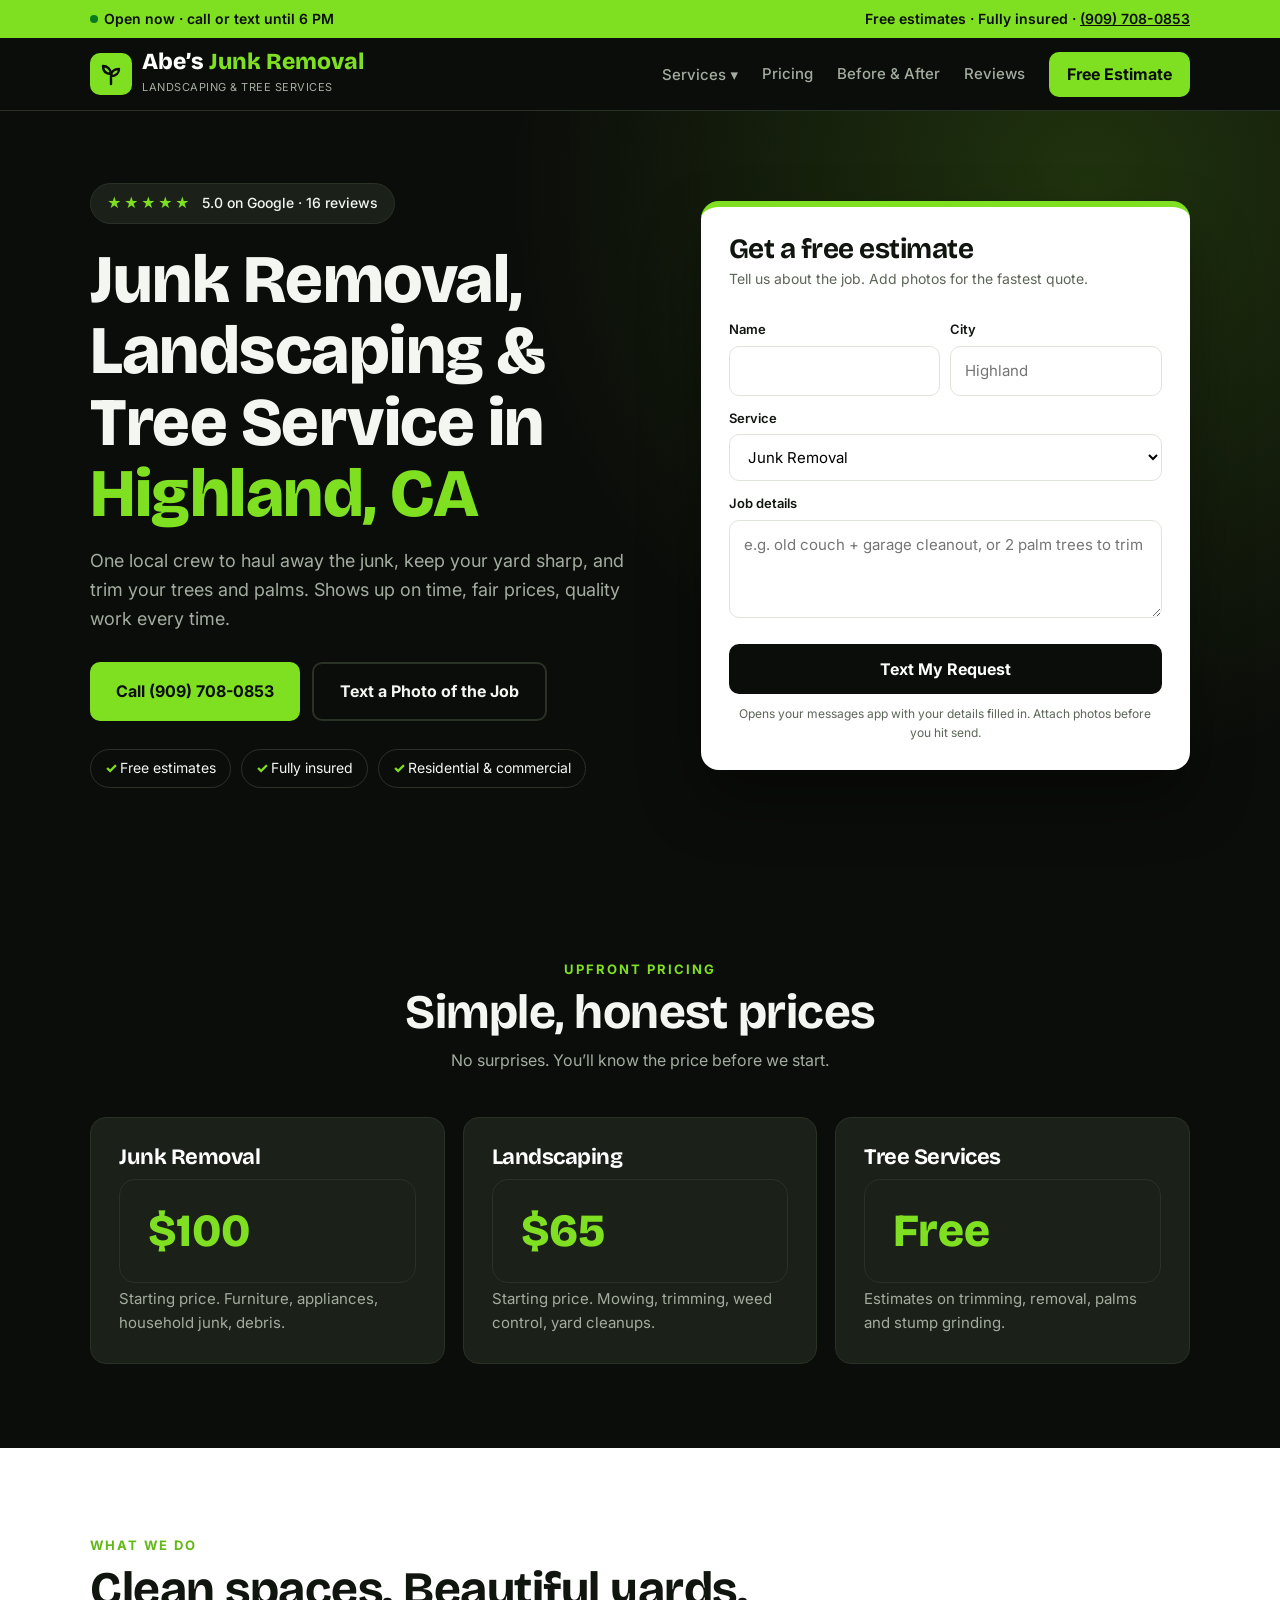
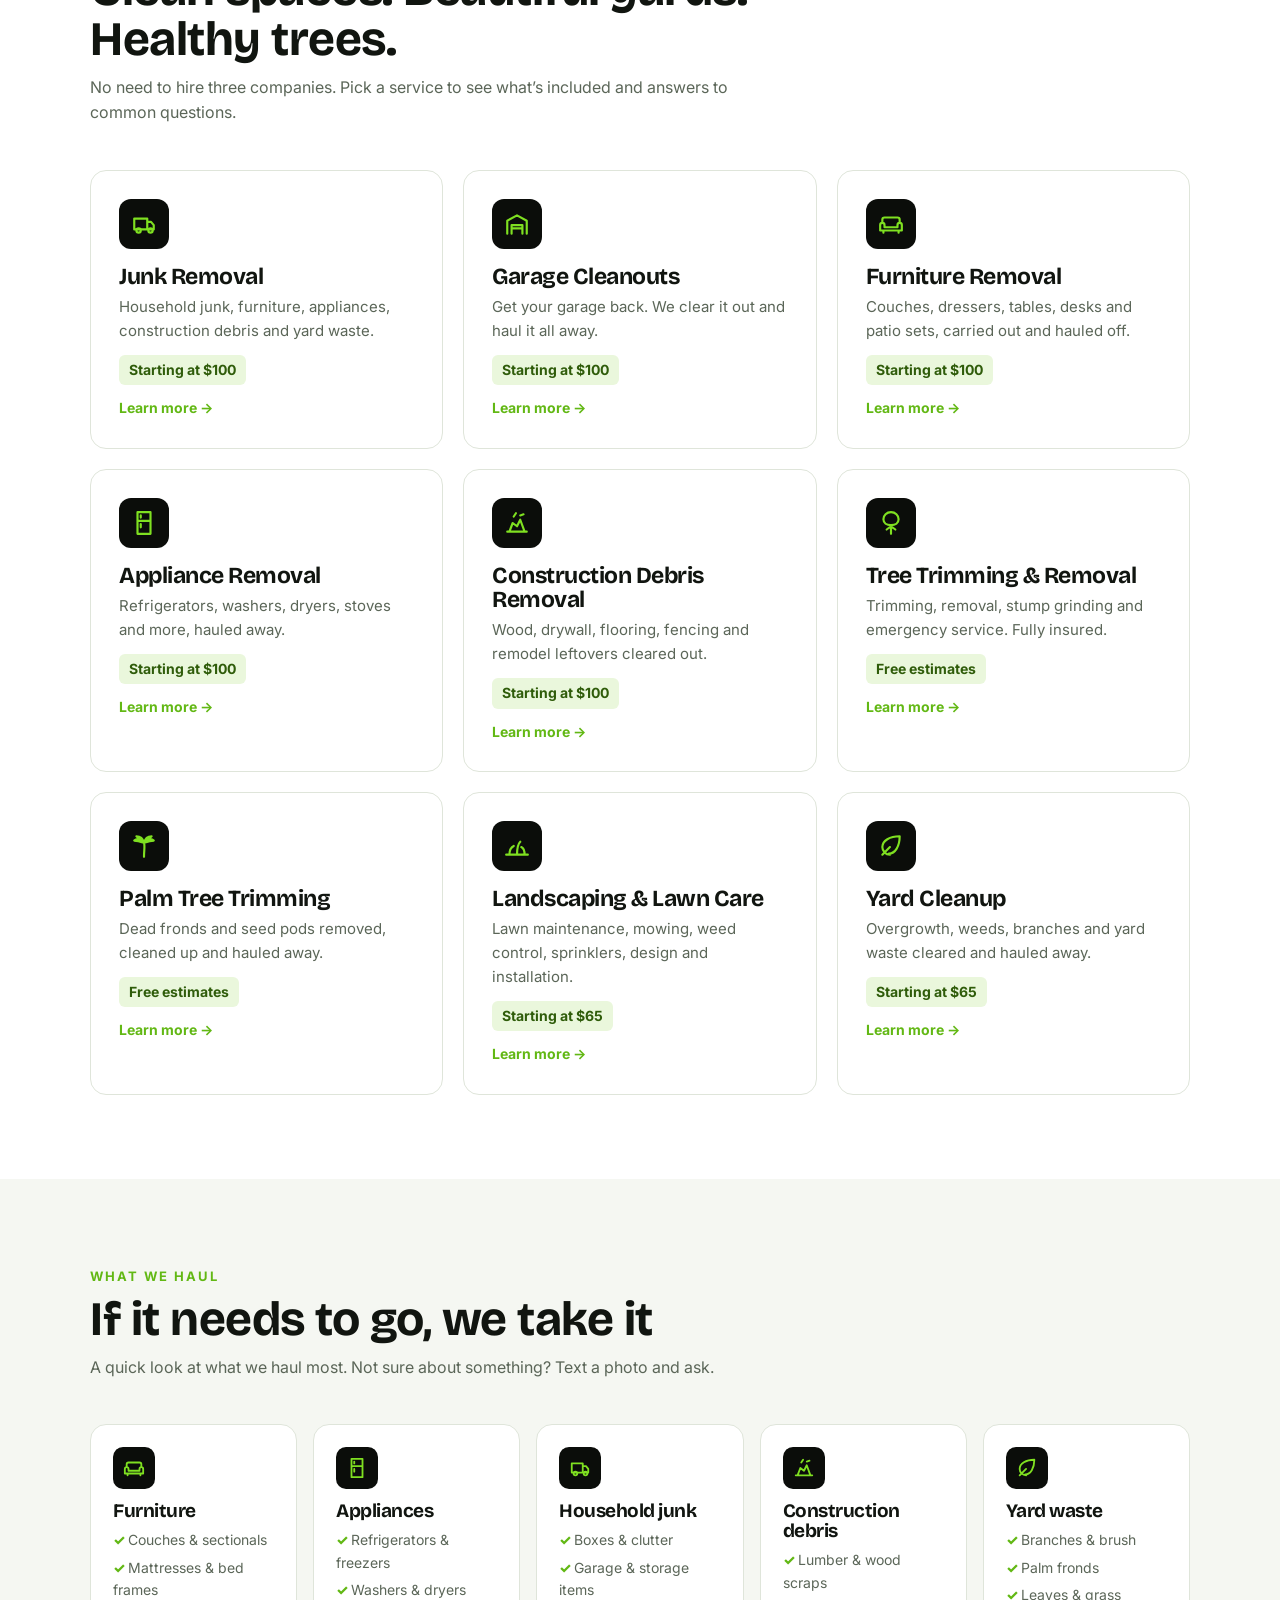
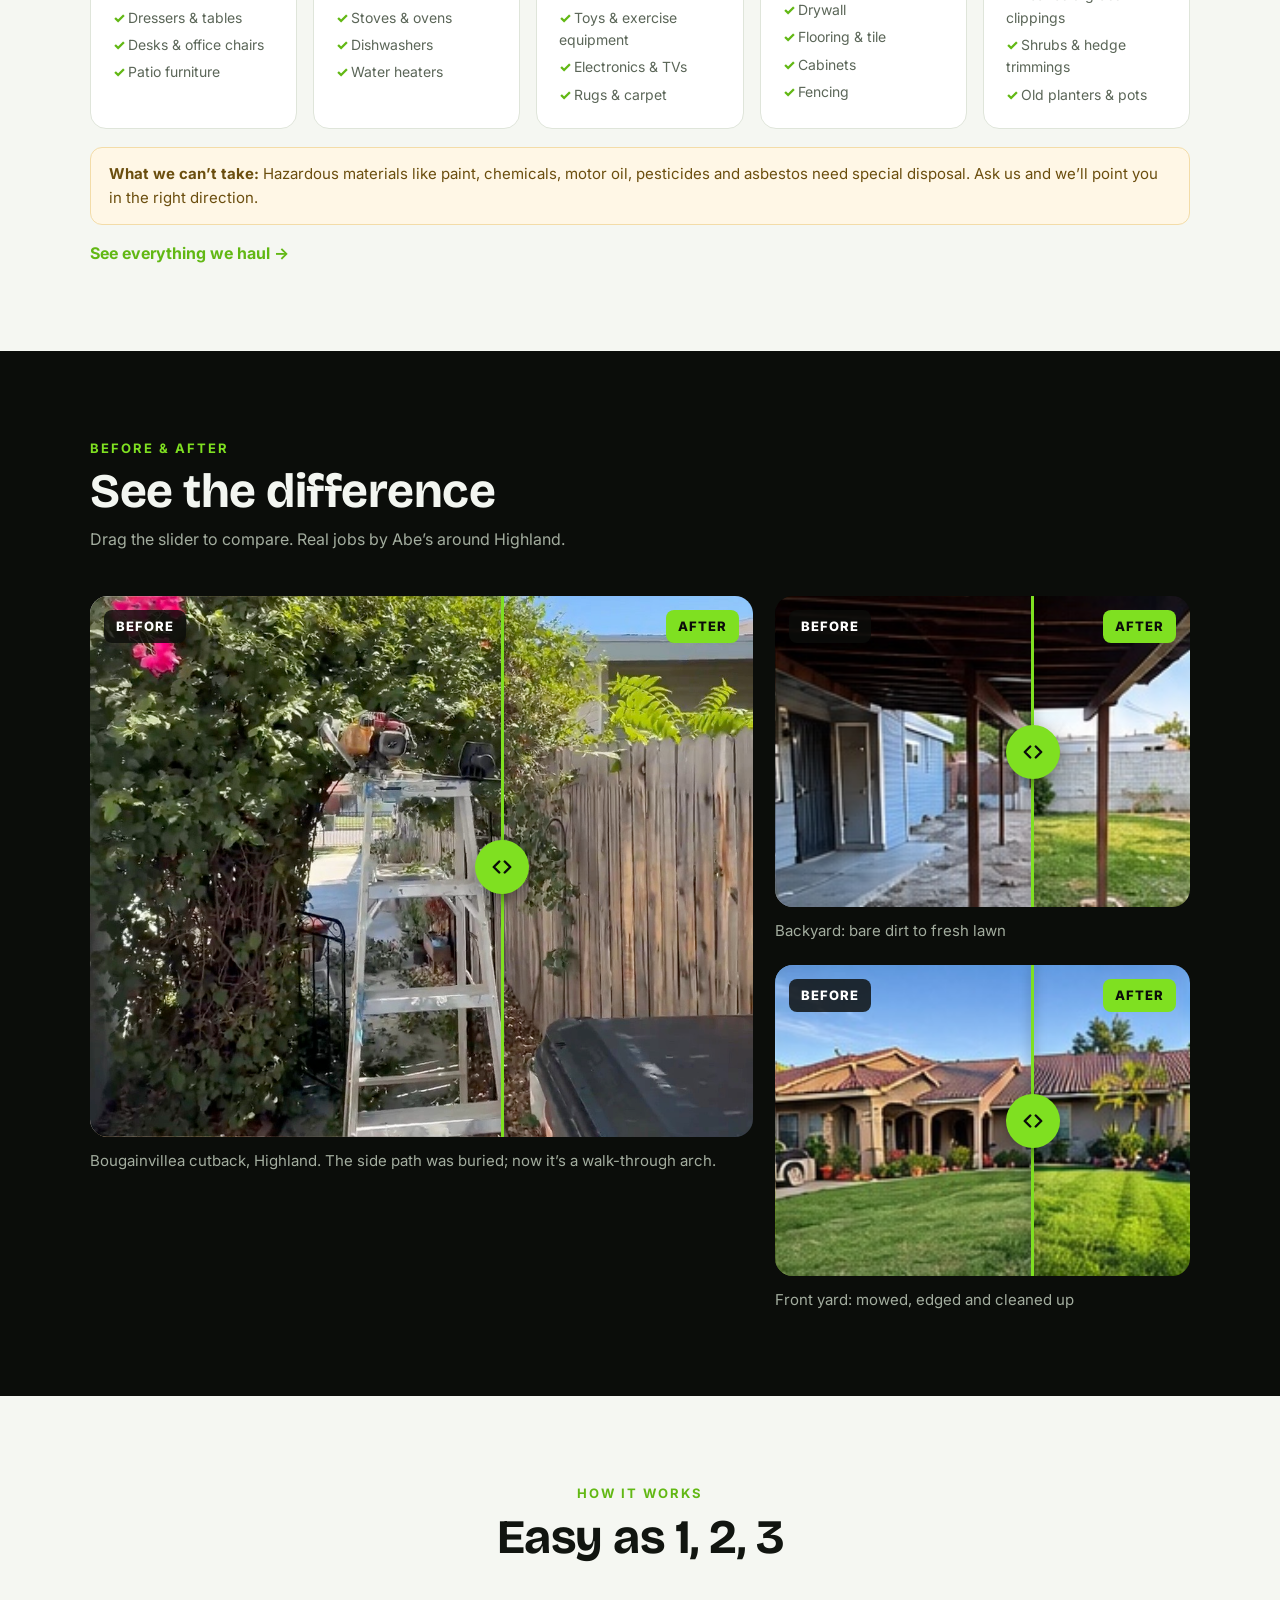
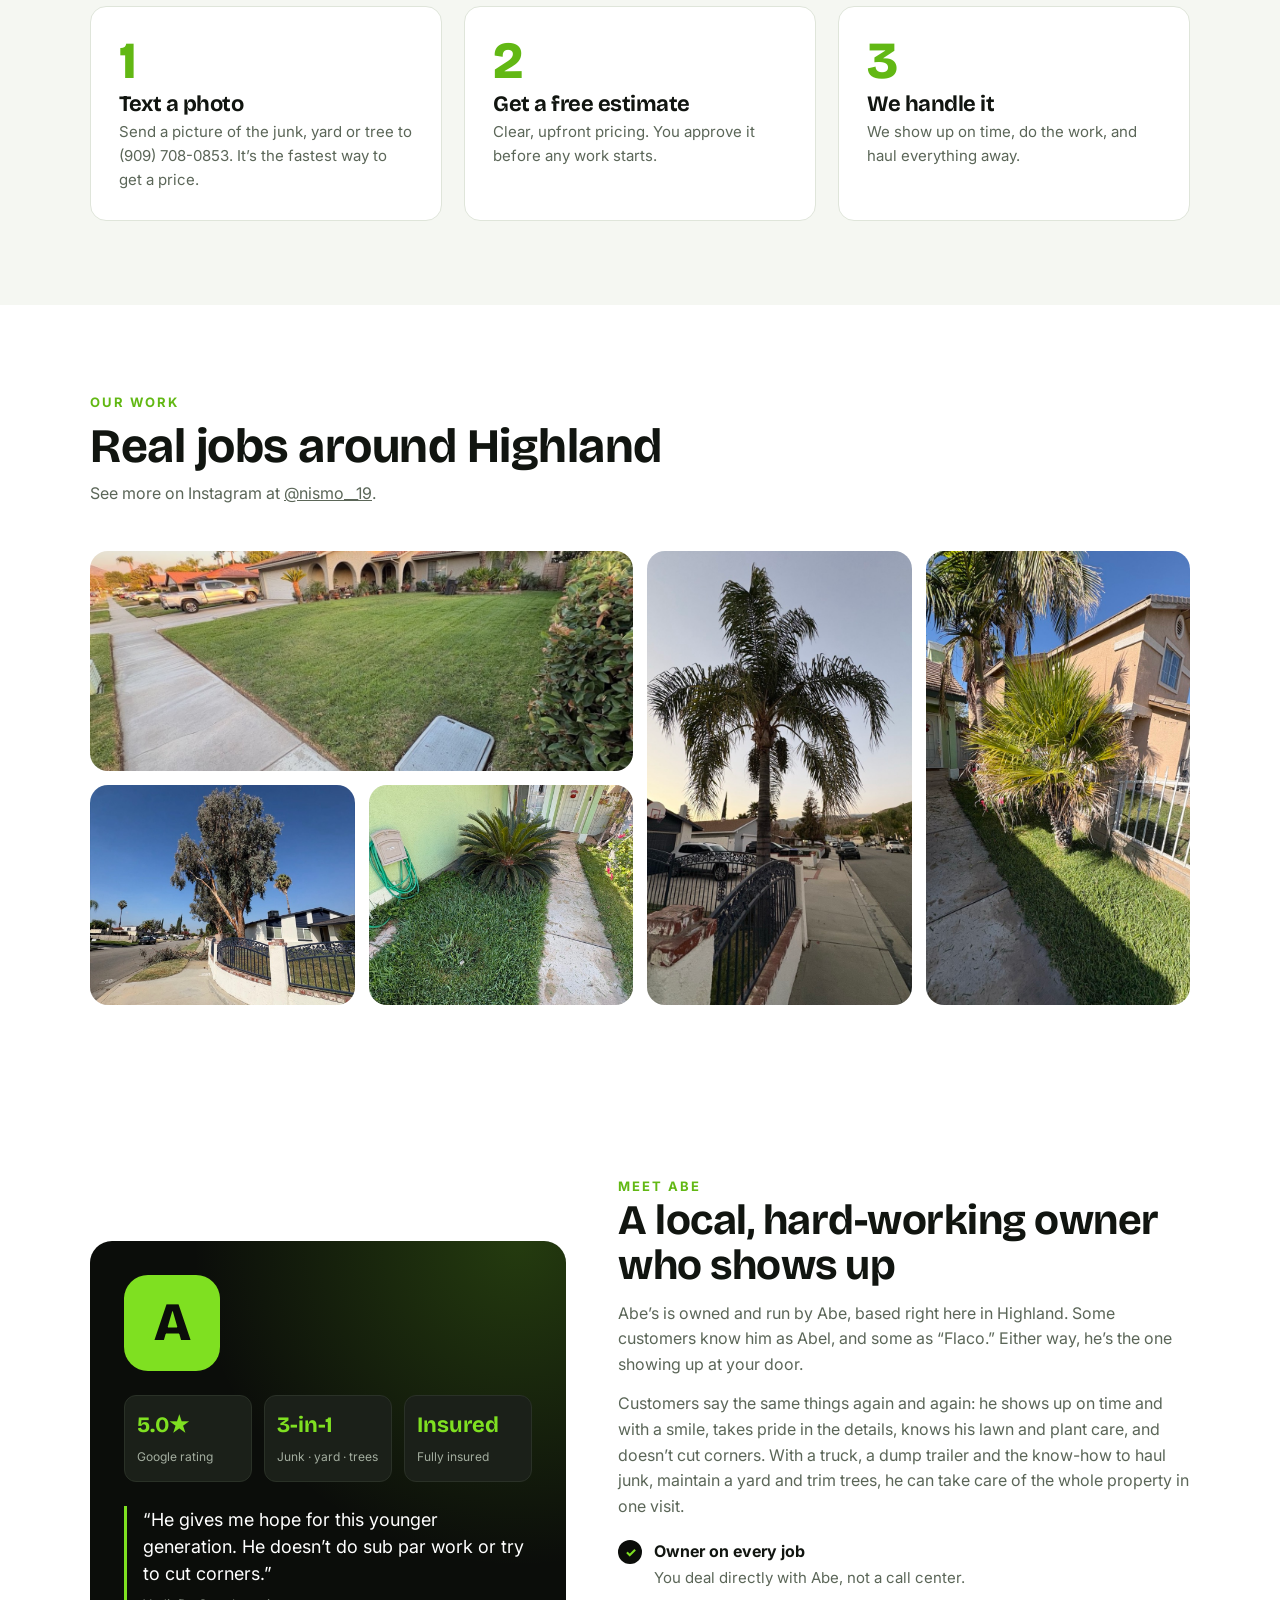
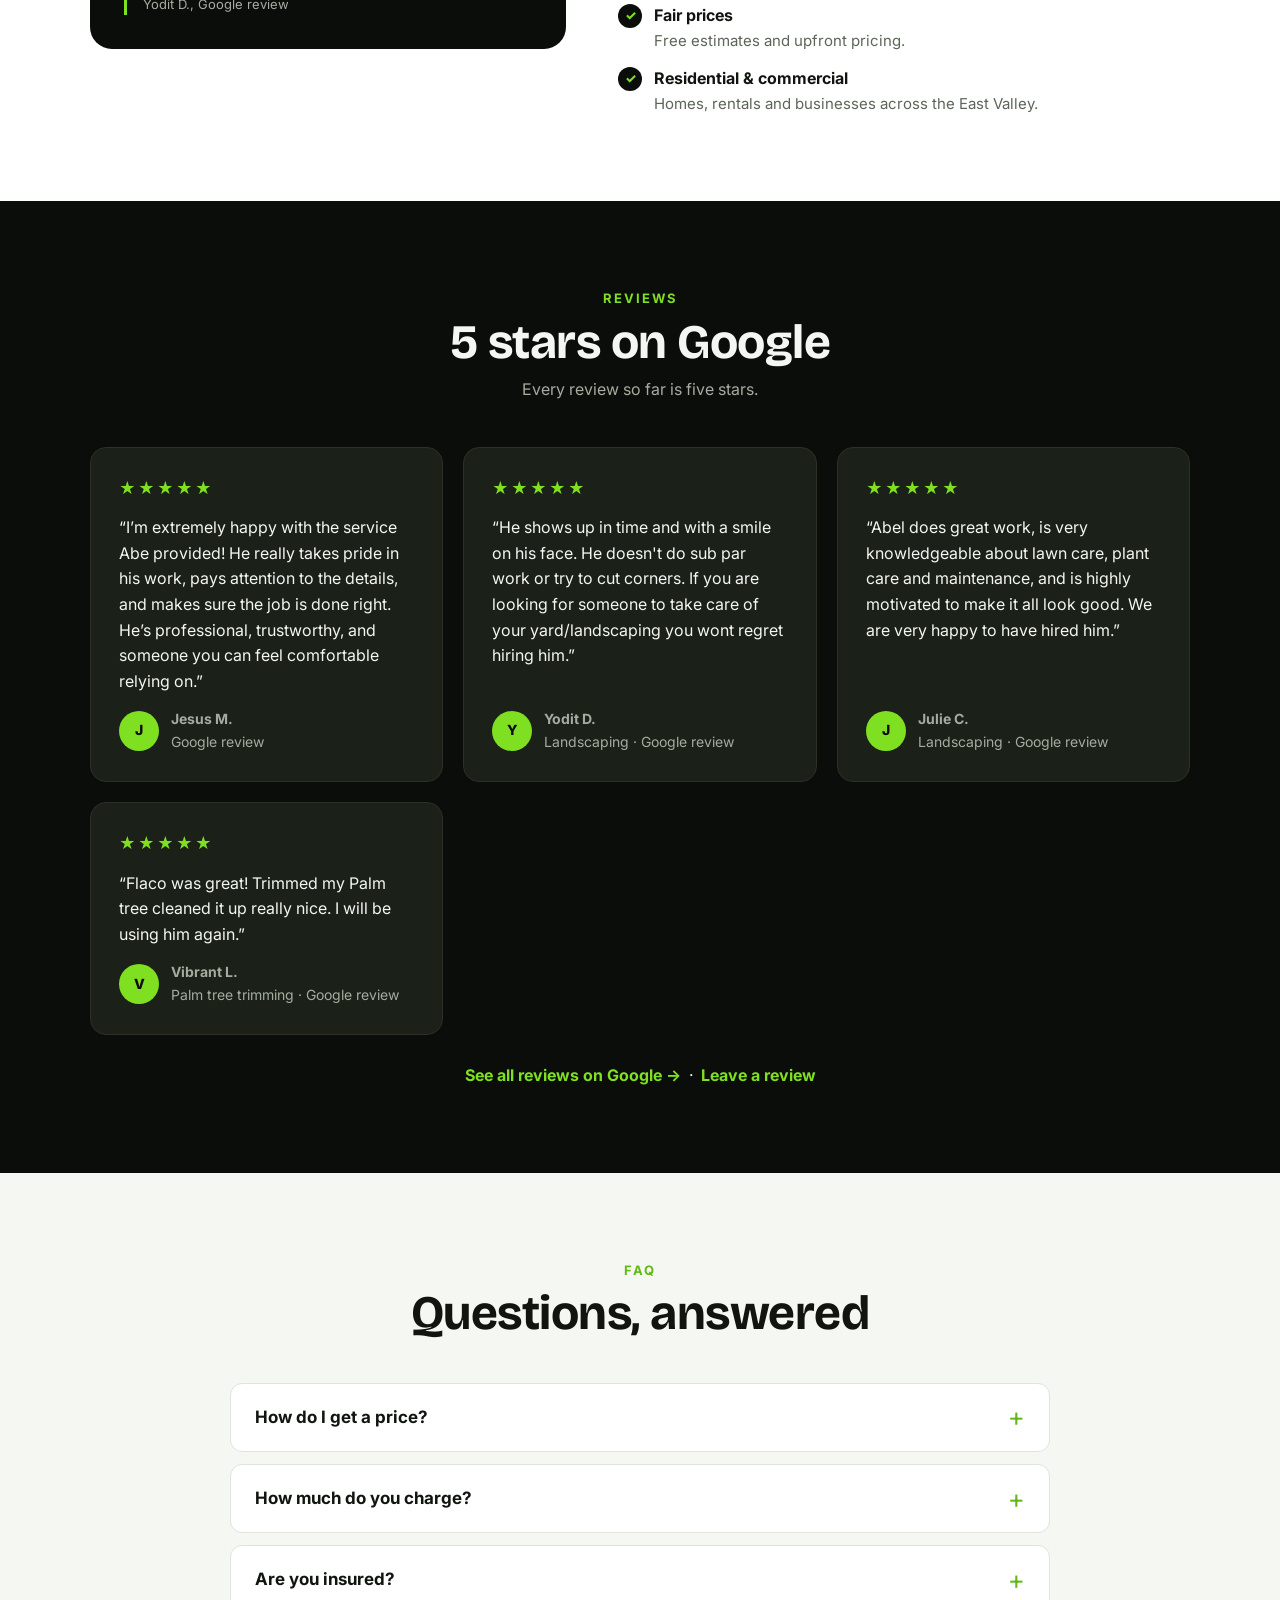
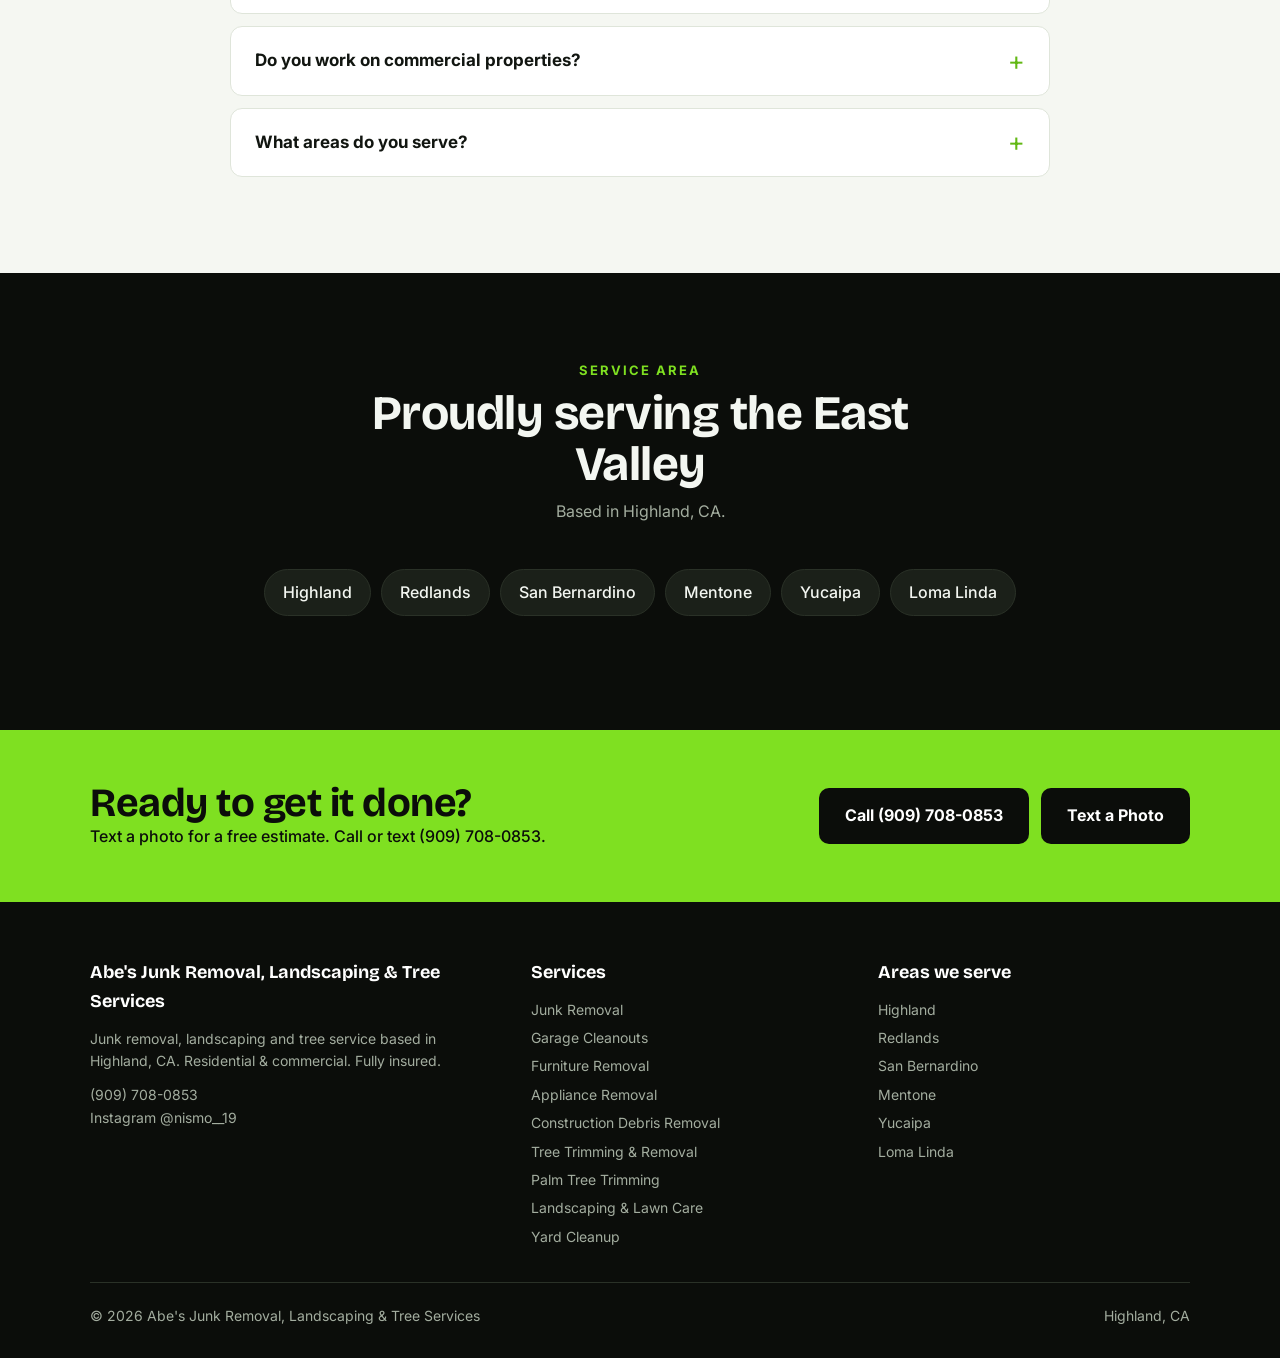
<file: index.html>
<!doctype html>
<html lang="en">
<head>
<meta charset="utf-8">
<meta name="robots" content="noindex, nofollow">
<meta name="viewport" content="width=device-width, initial-scale=1">
<title>Junk Removal, Landscaping &amp; Tree Service in Highland, CA | Abe’s</title>
<meta name="description" content="Junk removal from $100, landscaping from $65, and tree &amp; palm trimming in Highland, CA. Fully insured, free estimates, 5-star rated. Call or text (909) 708-0853.">
<link rel="canonical" href="https://www.abesjunkremoval.com/">
<meta property="og:title" content="Junk Removal, Landscaping &amp; Tree Service in Highland, CA | Abe’s">
<meta property="og:description" content="Junk removal from $100, landscaping from $65, and tree &amp; palm trimming in Highland, CA. Fully insured, free estimates, 5-star rated. Call or text (909) 708-0853.">
<meta property="og:type" content="website">
<meta property="og:image" content="https://www.abesjunkremoval.com/assets/photos/lawn-after.jpg">
<link rel="preconnect" href="https://fonts.googleapis.com">
<link href="https://fonts.googleapis.com/css2?family=Bricolage+Grotesque:wght@600;800&family=Inter:wght@400;500;600;700&display=swap" rel="stylesheet">
<link rel="stylesheet" href="assets/styles.css">
<script type="application/ld+json">
{
 "@context": "https://schema.org",
 "@graph": [
  {
   "@type": [
    "HomeAndConstructionBusiness",
    "LocalBusiness"
   ],
   "@id": "https://www.abesjunkremoval.com/#business",
   "name": "Abe's Junk Removal, Landscaping & Tree Services",
   "url": "https://www.abesjunkremoval.com/",
   "telephone": "+1-909-708-0853",
   "address": {
    "@type": "PostalAddress",
    "addressLocality": "Highland",
    "addressRegion": "CA",
    "postalCode": "92346",
    "addressCountry": "US"
   },
   "geo": {
    "@type": "GeoCoordinates",
    "latitude": 34.1130502,
    "longitude": -117.2097615
   },
   "areaServed": [
    "Highland",
    "Redlands",
    "San Bernardino",
    "Mentone",
    "Yucaipa",
    "Loma Linda"
   ],
   "priceRange": "$$",
   "sameAs": [
    "https://www.instagram.com/nismo__19/"
   ],
   "aggregateRating": {
    "@type": "AggregateRating",
    "ratingValue": "5.0",
    "reviewCount": "16"
   },
   "hasMap": "https://www.google.com/maps/place/?q=place_id:ChIJg1mSGvGr3IAR5eYl2VqVgB4"
  },
  {
   "@type": "FAQPage",
   "mainEntity": [
    {
     "@type": "Question",
     "name": "How do I get a price?",
     "acceptedAnswer": {
      "@type": "Answer",
      "text": "Text a photo of the job to (909) 708-0853 or fill out the quote form. Estimates are always free."
     }
    },
    {
     "@type": "Question",
     "name": "How much do you charge?",
     "acceptedAnswer": {
      "@type": "Answer",
      "text": "Junk removal starts at $100 and landscaping starts at $65. Tree work is quoted with a free estimate."
     }
    },
    {
     "@type": "Question",
     "name": "Are you insured?",
     "acceptedAnswer": {
      "@type": "Answer",
      "text": "Yes. Abe’s is fully insured."
     }
    },
    {
     "@type": "Question",
     "name": "Do you work on commercial properties?",
     "acceptedAnswer": {
      "@type": "Answer",
      "text": "Yes. We handle residential and commercial jobs."
     }
    },
    {
     "@type": "Question",
     "name": "What areas do you serve?",
     "acceptedAnswer": {
      "@type": "Answer",
      "text": "We’re based in Highland, CA and serve Redlands, San Bernardino, Mentone, Yucaipa and Loma Linda."
     }
    }
   ]
  }
 ]
}
</script>
</head>
<body>
<div class="topbar"><div class="wrap">
  <span class="status" id="status"><i class="dot"></i><span>Checking hours…</span></span>
  <span>Free estimates · Fully insured · <a href="tel:+19097080853">(909) 708-0853</a></span>
</div></div>
<header class="nav"><div class="wrap">
  <a href="" class="logo"><span class="mk"><svg width="24" height="24" viewBox="0 0 24 24" fill="none" stroke="#0b0d0a" stroke-width="2.4" stroke-linecap="round" stroke-linejoin="round"><path d="M12 22V12M12 12C12 7 8 4 4 4c0 5 3 8 8 8zM12 14c0-4 3-7 8-7 0 4-3 7-8 7z"/></svg></span><span><b>Abe’s <span>Junk Removal</span></b><small>LANDSCAPING &amp; TREE SERVICES</small></span></a>
  <nav>
    <div class="dd"><button type="button" aria-haspopup="true">Services ▾</button><div class="dd-menu"><a href="services/junk-removal/">Junk Removal</a><a href="services/garage-cleanouts/">Garage Cleanouts</a><a href="services/furniture-removal/">Furniture Removal</a><a href="services/appliance-removal/">Appliance Removal</a><a href="services/construction-debris-removal/">Construction Debris Removal</a><a href="services/tree-service/">Tree Trimming & Removal</a><a href="services/palm-tree-trimming/">Palm Tree Trimming</a><a href="services/landscaping/">Landscaping & Lawn Care</a><a href="services/yard-cleanup/">Yard Cleanup</a></div></div>
    <a href="#pricing">Pricing</a><a href="#before-after">Before &amp; After</a><a href="#reviews">Reviews</a>
    <a href="#quote" class="btn btn-lime">Free Estimate</a>
  </nav>
</div></header>

<section class="hero" style="padding:0"><div class="wrap">
  <div>
    <span class="rating"><span class="st">★★★★★</span> 5.0 on Google · 16 reviews</span>
    <h1>Junk Removal, Landscaping &amp; Tree Service in <span>Highland, CA</span></h1>
    <p class="lead">One local crew to haul away the junk, keep your yard sharp, and trim your trees and palms. Shows up on time, fair prices, quality work every time.</p>
    <div class="ctas">
      <a href="tel:+19097080853" class="btn btn-lime">Call (909) 708-0853</a>
      <a href="sms:+19097080853" class="btn btn-out">Text a Photo of the Job</a>
    </div>
    <ul class="checks"><li>Free estimates</li><li>Fully insured</li><li>Residential &amp; commercial</li></ul>
  </div>
  <form class="quote-card" id="quote" onsubmit="return sendQuote(event)">
    <h2>Get a free estimate</h2>
    <p class="s">Tell us about the job. Add photos for the fastest quote.</p>
    <div class="row">
      <div><label for="qn">Name</label><input id="qn" required autocomplete="name"></div>
      <div><label for="qc">City</label><input id="qc" placeholder="Highland" autocomplete="address-level2"></div>
    </div>
    <label for="qs">Service</label>
    <select id="qs"><option>Junk Removal</option><option>Garage Cleanouts</option><option>Furniture Removal</option><option>Appliance Removal</option><option>Construction Debris Removal</option><option>Tree Trimming & Removal</option><option>Palm Tree Trimming</option><option>Landscaping & Lawn Care</option><option>Yard Cleanup</option><option>Not sure / multiple things</option></select>
    <label for="qd">Job details</label>
    <textarea id="qd" rows="3" placeholder="e.g. old couch + garage cleanout, or 2 palm trees to trim"></textarea>
    <button class="btn btn-dark" type="submit">Text My Request</button>
    <p class="note">Opens your messages app with your details filled in. Attach photos before you hit send.</p>
  </form>
</div></section>

<section class="dark" id="pricing"><div class="wrap">
  <div class="sh c"><small>Upfront pricing</small><h2>Simple, honest prices</h2><p>No surprises. You’ll know the price before we start.</p></div>
  <div class="prices">
    <div><h3>Junk Removal</h3><div class="amt">$100</div><p>Starting price. Furniture, appliances, household junk, debris.</p></div>
    <div><h3>Landscaping</h3><div class="amt">$65</div><p>Starting price. Mowing, trimming, weed control, yard cleanups.</p></div>
    <div><h3>Tree Services</h3><div class="amt">Free</div><p>Estimates on trimming, removal, palms and stump grinding.</p></div>
  </div>
</div></section>

<section id="services"><div class="wrap">
  <div class="sh"><small>What we do</small><h2>Clean spaces. Beautiful yards. Healthy trees.</h2><p>No need to hire three companies. Pick a service to see what’s included and answers to common questions.</p></div>
  <div class="svc">
    <a href="services/junk-removal/"><div class="ic"><svg width="26" height="26" viewBox="0 0 24 24" fill="none" stroke="currentColor" stroke-width="2" stroke-linecap="round" stroke-linejoin="round"><path d="M3 7h12v10H3zM15 10h3.5l2.5 3v4h-6"/><circle cx="7" cy="18" r="2"/><circle cx="18" cy="18" r="2"/></svg></div><h3>Junk Removal</h3><p>Household junk, furniture, appliances, construction debris and yard waste.</p><span class="price">Starting at $100</span><span class="go">Learn more →</span></a>
    <a href="services/garage-cleanouts/"><div class="ic"><svg width="26" height="26" viewBox="0 0 24 24" fill="none" stroke="currentColor" stroke-width="2" stroke-linecap="round" stroke-linejoin="round"><path d="M3 21V9l9-5 9 5v12M7 21v-8h10v8M7 16h10"/></svg></div><h3>Garage Cleanouts</h3><p>Get your garage back. We clear it out and haul it all away.</p><span class="price">Starting at $100</span><span class="go">Learn more →</span></a>
    <a href="services/furniture-removal/"><div class="ic"><svg width="26" height="26" viewBox="0 0 24 24" fill="none" stroke="currentColor" stroke-width="2" stroke-linecap="round" stroke-linejoin="round"><path d="M4 11V8a2 2 0 0 1 2-2h12a2 2 0 0 1 2 2v3M2 13a2 2 0 0 1 4 0v2h12v-2a2 2 0 0 1 4 0v5H2zM5 18v2M19 18v2"/></svg></div><h3>Furniture Removal</h3><p>Couches, dressers, tables, desks and patio sets, carried out and hauled off.</p><span class="price">Starting at $100</span><span class="go">Learn more →</span></a>
    <a href="services/appliance-removal/"><div class="ic"><svg width="26" height="26" viewBox="0 0 24 24" fill="none" stroke="currentColor" stroke-width="2" stroke-linecap="round" stroke-linejoin="round"><path d="M6 2h12v20H6zM6 10h12M9 5v2M9 13v3"/></svg></div><h3>Appliance Removal</h3><p>Refrigerators, washers, dryers, stoves and more, hauled away.</p><span class="price">Starting at $100</span><span class="go">Learn more →</span></a>
    <a href="services/construction-debris-removal/"><div class="ic"><svg width="26" height="26" viewBox="0 0 24 24" fill="none" stroke="currentColor" stroke-width="2" stroke-linecap="round" stroke-linejoin="round"><path d="M3 20h18M5 20l3-8 4 3 3-6 4 11M9 6l2-3M15 5l3-1"/></svg></div><h3>Construction Debris Removal</h3><p>Wood, drywall, flooring, fencing and remodel leftovers cleared out.</p><span class="price">Starting at $100</span><span class="go">Learn more →</span></a>
    <a href="services/tree-service/"><div class="ic"><svg width="26" height="26" viewBox="0 0 24 24" fill="none" stroke="currentColor" stroke-width="2" stroke-linecap="round" stroke-linejoin="round"><path d="M12 22v-7M12 15l-4 3M12 15l4 3M12 2c4 0 7 3 7 6.5S16 14 12 14s-7-2-7-5.5S8 2 12 2z"/></svg></div><h3>Tree Trimming & Removal</h3><p>Trimming, removal, stump grinding and emergency service. Fully insured.</p><span class="price">Free estimates</span><span class="go">Learn more →</span></a>
    <a href="services/palm-tree-trimming/"><div class="ic"><svg width="26" height="26" viewBox="0 0 24 24" fill="none" stroke="currentColor" stroke-width="2" stroke-linecap="round" stroke-linejoin="round"><path d="M12 22c0-6 1-10 0-13M12 9C9 5 5 5 3 7c3 0 6 1 9 2zM12 9c3-4 7-4 9-2-3 0-6 1-9 2zM12 9c-1-4-4-6-7-6 2 2 5 4 7 6zM12 9c1-4 4-6 7-6-2 2-5 4-7 6z"/></svg></div><h3>Palm Tree Trimming</h3><p>Dead fronds and seed pods removed, cleaned up and hauled away.</p><span class="price">Free estimates</span><span class="go">Learn more →</span></a>
    <a href="services/landscaping/"><div class="ic"><svg width="26" height="26" viewBox="0 0 24 24" fill="none" stroke="currentColor" stroke-width="2" stroke-linecap="round" stroke-linejoin="round"><path d="M2 20h20M5 20c0-4 2-7 4-8M12 20c0-6 1-10 3-12M19 20c0-3-1-6-3-7"/></svg></div><h3>Landscaping & Lawn Care</h3><p>Lawn maintenance, mowing, weed control, sprinklers, design and installation.</p><span class="price">Starting at $65</span><span class="go">Learn more →</span></a>
    <a href="services/yard-cleanup/"><div class="ic"><svg width="26" height="26" viewBox="0 0 24 24" fill="none" stroke="currentColor" stroke-width="2" stroke-linecap="round" stroke-linejoin="round"><path d="M11 20A7 7 0 0 1 4 13c0-6 7-10 16-10 0 9-4 16-10 16zM4 20l7-7"/></svg></div><h3>Yard Cleanup</h3><p>Overgrowth, weeds, branches and yard waste cleared and hauled away.</p><span class="price">Starting at $65</span><span class="go">Learn more →</span></a>
  </div>
</div></section>

<section class="alt" id="haul"><div class="wrap">
  <div class="sh"><small>What we haul</small><h2>If it needs to go, we take it</h2><p>A quick look at what we haul most. Not sure about something? Text a photo and ask.</p></div>
  <div class="items"><div class="item-col"><div class="ic"><svg width="22" height="22" viewBox="0 0 24 24" fill="none" stroke="currentColor" stroke-width="2" stroke-linecap="round" stroke-linejoin="round"><path d="M4 11V8a2 2 0 0 1 2-2h12a2 2 0 0 1 2 2v3M2 13a2 2 0 0 1 4 0v2h12v-2a2 2 0 0 1 4 0v5H2zM5 18v2M19 18v2"/></svg></div><h3>Furniture</h3><ul><li>Couches &amp; sectionals</li><li>Mattresses &amp; bed frames</li><li>Dressers &amp; tables</li><li>Desks &amp; office chairs</li><li>Patio furniture</li></ul></div><div class="item-col"><div class="ic"><svg width="22" height="22" viewBox="0 0 24 24" fill="none" stroke="currentColor" stroke-width="2" stroke-linecap="round" stroke-linejoin="round"><path d="M6 2h12v20H6zM6 10h12M9 5v2M9 13v3"/></svg></div><h3>Appliances</h3><ul><li>Refrigerators &amp; freezers</li><li>Washers &amp; dryers</li><li>Stoves &amp; ovens</li><li>Dishwashers</li><li>Water heaters</li></ul></div><div class="item-col"><div class="ic"><svg width="22" height="22" viewBox="0 0 24 24" fill="none" stroke="currentColor" stroke-width="2" stroke-linecap="round" stroke-linejoin="round"><path d="M3 7h12v10H3zM15 10h3.5l2.5 3v4h-6"/><circle cx="7" cy="18" r="2"/><circle cx="18" cy="18" r="2"/></svg></div><h3>Household junk</h3><ul><li>Boxes &amp; clutter</li><li>Garage &amp; storage items</li><li>Toys &amp; exercise equipment</li><li>Electronics &amp; TVs</li><li>Rugs &amp; carpet</li></ul></div><div class="item-col"><div class="ic"><svg width="22" height="22" viewBox="0 0 24 24" fill="none" stroke="currentColor" stroke-width="2" stroke-linecap="round" stroke-linejoin="round"><path d="M3 20h18M5 20l3-8 4 3 3-6 4 11M9 6l2-3M15 5l3-1"/></svg></div><h3>Construction debris</h3><ul><li>Lumber &amp; wood scraps</li><li>Drywall</li><li>Flooring &amp; tile</li><li>Cabinets</li><li>Fencing</li></ul></div><div class="item-col"><div class="ic"><svg width="22" height="22" viewBox="0 0 24 24" fill="none" stroke="currentColor" stroke-width="2" stroke-linecap="round" stroke-linejoin="round"><path d="M11 20A7 7 0 0 1 4 13c0-6 7-10 16-10 0 9-4 16-10 16zM4 20l7-7"/></svg></div><h3>Yard waste</h3><ul><li>Branches &amp; brush</li><li>Palm fronds</li><li>Leaves &amp; grass clippings</li><li>Shrubs &amp; hedge trimmings</li><li>Old planters &amp; pots</li></ul></div></div>
  <div class="items-no"><b>What we can’t take:</b> Hazardous materials like paint, chemicals, motor oil, pesticides and asbestos need special disposal. Ask us and we’ll point you in the right direction.</div><p class="items-more"><a href="services/junk-removal/#items">See everything we haul →</a></p>
</div></section>

<section class="dark" id="before-after"><div class="wrap">
  <div class="sh"><small>Before &amp; after</small><h2>See the difference</h2><p>Drag the slider to compare. Real jobs by Abe’s around Highland.</p></div>
  <div class="ba-grid">
    <div><figure class="ba ba-main" tabindex="0" role="slider" aria-label="Before and after: Overgrown bougainvillea cut back into a clean archway. Use left and right arrows to compare." aria-valuemin="0" aria-valuemax="100" aria-valuenow="50">
      <img src="assets/photos/ba-arch-after.jpg" alt="After: Overgrown bougainvillea cut back into a clean archway" loading="lazy" draggable="false">
      <img class="ba-before" src="assets/photos/ba-arch-before.jpg" alt="Before: Overgrown bougainvillea cut back into a clean archway" loading="lazy" draggable="false">
      <span class="ba-tag b">Before</span><span class="ba-tag a">After</span>
      <span class="ba-line"></span>
      <span class="ba-knob"><svg width="22" height="22" viewBox="0 0 24 24" fill="none" stroke="currentColor" stroke-width="2.6" stroke-linecap="round" stroke-linejoin="round"><path d="M9 6l-6 6 6 6M15 6l6 6-6 6"/></svg></span>
    </figure><p class="ba-cap">Bougainvillea cutback, Highland. The side path was buried; now it’s a walk-through arch.</p></div>
    <div class="ba-side">
      <div><figure class="ba ba-sm" tabindex="0" role="slider" aria-label="Before and after: Bare dirt backyard turned into a green lawn. Use left and right arrows to compare." aria-valuemin="0" aria-valuemax="100" aria-valuenow="50">
      <img src="assets/photos/ba-patio-after.jpg" alt="After: Bare dirt backyard turned into a green lawn" loading="lazy" draggable="false">
      <img class="ba-before" src="assets/photos/ba-patio-before.jpg" alt="Before: Bare dirt backyard turned into a green lawn" loading="lazy" draggable="false">
      <span class="ba-tag b">Before</span><span class="ba-tag a">After</span>
      <span class="ba-line"></span>
      <span class="ba-knob"><svg width="22" height="22" viewBox="0 0 24 24" fill="none" stroke="currentColor" stroke-width="2.6" stroke-linecap="round" stroke-linejoin="round"><path d="M9 6l-6 6 6 6M15 6l6 6-6 6"/></svg></span>
    </figure><p class="ba-cap">Backyard: bare dirt to fresh lawn</p></div>
      <div><figure class="ba ba-sm" tabindex="0" role="slider" aria-label="Before and after: Front lawn cleaned up, edged and mowed. Use left and right arrows to compare." aria-valuemin="0" aria-valuemax="100" aria-valuenow="50">
      <img src="assets/photos/ba-lawn-after.jpg" alt="After: Front lawn cleaned up, edged and mowed" loading="lazy" draggable="false">
      <img class="ba-before" src="assets/photos/ba-lawn-before.jpg" alt="Before: Front lawn cleaned up, edged and mowed" loading="lazy" draggable="false">
      <span class="ba-tag b">Before</span><span class="ba-tag a">After</span>
      <span class="ba-line"></span>
      <span class="ba-knob"><svg width="22" height="22" viewBox="0 0 24 24" fill="none" stroke="currentColor" stroke-width="2.6" stroke-linecap="round" stroke-linejoin="round"><path d="M9 6l-6 6 6 6M15 6l6 6-6 6"/></svg></span>
    </figure><p class="ba-cap">Front yard: mowed, edged and cleaned up</p></div>
    </div>
  </div>
</div></section>

<section class="alt"><div class="wrap">
  <div class="sh c"><small>How it works</small><h2>Easy as 1, 2, 3</h2></div>
  <div class="steps">
    <div><h3>Text a photo</h3><p>Send a picture of the junk, yard or tree to (909) 708-0853. It’s the fastest way to get a price.</p></div>
    <div><h3>Get a free estimate</h3><p>Clear, upfront pricing. You approve it before any work starts.</p></div>
    <div><h3>We handle it</h3><p>We show up on time, do the work, and haul everything away.</p></div>
  </div>
</div></section>

<section id="work"><div class="wrap">
  <div class="sh"><small>Our work</small><h2>Real jobs around Highland</h2><p>See more on Instagram at <a href="https://www.instagram.com/nismo__19/" target="_blank" rel="noopener">@nismo__19</a>.</p></div>
  <div class="gallery">
    <figure class="photo wide"><img src="assets/photos/lawn-after.jpg" alt="Freshly maintained lawn by Abe’s" loading="lazy"></figure>
    <figure class="photo tall"><img src="assets/photos/palm-trimmed.jpg" alt="Queen palm trimmed by Abe’s" loading="lazy"></figure>
    <figure class="photo tall"><img src="assets/photos/palms-yard.jpg" alt="Palms and front yard maintained by Abe’s" loading="lazy"></figure>
    <figure class="photo"><img src="assets/photos/tree-trim-after.jpg" alt="Tree trimmed by Abe’s along a sidewalk" loading="lazy"></figure>
    <figure class="photo"><img src="assets/photos/front-yard.jpg" alt="Front yard lawn and sago palm cared for by Abe’s" loading="lazy"></figure>
  </div>
</div></section>


<section id="meet-abe"><div class="wrap abe">
  <div class="abe-card">
    <div class="abe-mono">A</div>
    <div class="abe-stats">
      <div><b>5.0★</b><span>Google rating</span></div>
      <div><b>3-in-1</b><span>Junk · yard · trees</span></div>
      <div><b>Insured</b><span>Fully insured</span></div>
    </div>
    <p class="abe-pull">“He gives me hope for this younger generation. He doesn’t do sub par work or try to cut corners.”<span>Yodit D., Google review</span></p>
  </div>
  <div class="prose">
    <small class="kick">Meet Abe</small>
    <h2>A local, hard-working owner who shows up</h2>
    <p>Abe’s is owned and run by Abe, based right here in Highland. Some customers know him as Abel, and some as “Flaco.” Either way, he’s the one showing up at your door.</p>
    <p>Customers say the same things again and again: he shows up on time and with a smile, takes pride in the details, knows his lawn and plant care, and doesn’t cut corners. With a truck, a dump trailer and the know-how to haul junk, maintain a yard and trim trees, he can take care of the whole property in one visit.</p>
    <ul class="ticks">
      <li><div><b>Owner on every job</b><span>You deal directly with Abe, not a call center.</span></div></li>
      <li><div><b>Fair prices</b><span>Free estimates and upfront pricing.</span></div></li>
      <li><div><b>Residential &amp; commercial</b><span>Homes, rentals and businesses across the East Valley.</span></div></li>
    </ul>
  </div>
</div></section>

<section class="dark" id="reviews"><div class="wrap">
  <div class="sh c"><small>Reviews</small><h2>5 stars on Google</h2><p>Every review so far is five stars.</p></div>
  <div class="rev">
    <figure class="quote">
      <div class="stars">★★★★★</div>
      <blockquote>“I’m extremely happy with the service Abe provided! He really takes pride in his work, pays attention to the details, and makes sure the job is done right. He’s professional, trustworthy, and someone you can feel comfortable relying on.”</blockquote>
      <figcaption><span class="av">J</span><span><b>Jesus M.</b>Google review</span></figcaption>
    </figure>
    <figure class="quote">
      <div class="stars">★★★★★</div>
      <blockquote>“He shows up in time and with a smile on his face. He doesn&#x27;t do sub par work or try to cut corners. If you are looking for someone to take care of your yard/landscaping you wont regret hiring him.”</blockquote>
      <figcaption><span class="av">Y</span><span><b>Yodit D.</b>Landscaping · Google review</span></figcaption>
    </figure>
    <figure class="quote">
      <div class="stars">★★★★★</div>
      <blockquote>“Abel does great work, is very knowledgeable about lawn care, plant care and maintenance, and is highly motivated to make it all look good. We are very happy to have hired him.”</blockquote>
      <figcaption><span class="av">J</span><span><b>Julie C.</b>Landscaping · Google review</span></figcaption>
    </figure>
    <figure class="quote">
      <div class="stars">★★★★★</div>
      <blockquote>“Flaco was great! Trimmed my Palm tree cleaned it up really nice. I will be using him again.”</blockquote>
      <figcaption><span class="av">V</span><span><b>Vibrant L.</b>Palm tree trimming · Google review</span></figcaption>
    </figure>
  </div>
  <p class="more"><a href="https://www.google.com/maps/place/?q=place_id:ChIJg1mSGvGr3IAR5eYl2VqVgB4" target="_blank" rel="noopener">See all reviews on Google →</a> &nbsp;·&nbsp; <a href="https://search.google.com/local/writereview?placeid=ChIJg1mSGvGr3IAR5eYl2VqVgB4" target="_blank" rel="noopener">Leave a review</a></p>
</div></section>

<section class="alt" id="faq"><div class="wrap">
  <div class="sh c"><small>FAQ</small><h2>Questions, answered</h2></div>
  <div class="faq"><details><summary>How do I get a price?</summary><p>Text a photo of the job to (909) 708-0853 or fill out the quote form. Estimates are always free.</p></details>
<details><summary>How much do you charge?</summary><p>Junk removal starts at $100 and landscaping starts at $65. Tree work is quoted with a free estimate.</p></details>
<details><summary>Are you insured?</summary><p>Yes. Abe’s is fully insured.</p></details>
<details><summary>Do you work on commercial properties?</summary><p>Yes. We handle residential and commercial jobs.</p></details>
<details><summary>What areas do you serve?</summary><p>We’re based in Highland, CA and serve Redlands, San Bernardino, Mentone, Yucaipa and Loma Linda.</p></details></div>
</div></section>

<section class="dark" style="text-align:center"><div class="wrap">
  <div class="sh c"><small>Service area</small><h2>Proudly serving the East Valley</h2><p>Based in Highland, CA.</p></div>
  <div class="towns"><span>Highland</span><a href="areas/redlands/">Redlands</a><a href="areas/san-bernardino/">San Bernardino</a><a href="areas/mentone/">Mentone</a><a href="areas/yucaipa/">Yucaipa</a><a href="areas/loma-linda/">Loma Linda</a></div>
</div></section>

<section class="cta" style="padding:52px 0"><div class="wrap">
  <div><h2>Ready to get it done?</h2><p>Text a photo for a free estimate. Call or text (909) 708-0853.</p></div>
  <div class="ctas"><a href="tel:+19097080853" class="btn btn-dark">Call (909) 708-0853</a><a href="sms:+19097080853" class="btn btn-dark">Text a Photo</a></div>
</div></section>

<footer><div class="wrap">
  <div class="fcols">
    <div>
      <h4>Abe's Junk Removal, Landscaping & Tree Services</h4>
      <p>Junk removal, landscaping and tree service based in Highland, CA. Residential &amp; commercial. Fully insured.</p>
      <p style="margin-top:12px"><a href="tel:+19097080853">(909) 708-0853</a><br><a href="https://www.instagram.com/nismo__19/" target="_blank" rel="noopener">Instagram @nismo__19</a></p>
    </div>
    <div><h4>Services</h4><ul><li><a href="services/junk-removal/">Junk Removal</a></li><li><a href="services/garage-cleanouts/">Garage Cleanouts</a></li><li><a href="services/furniture-removal/">Furniture Removal</a></li><li><a href="services/appliance-removal/">Appliance Removal</a></li><li><a href="services/construction-debris-removal/">Construction Debris Removal</a></li><li><a href="services/tree-service/">Tree Trimming & Removal</a></li><li><a href="services/palm-tree-trimming/">Palm Tree Trimming</a></li><li><a href="services/landscaping/">Landscaping & Lawn Care</a></li><li><a href="services/yard-cleanup/">Yard Cleanup</a></li></ul></div>
    <div><h4>Areas we serve</h4><ul><li><a href="">Highland</a></li><li><a href="areas/redlands/">Redlands</a></li><li><a href="areas/san-bernardino/">San Bernardino</a></li><li><a href="areas/mentone/">Mentone</a></li><li><a href="areas/yucaipa/">Yucaipa</a></li><li><a href="areas/loma-linda/">Loma Linda</a></li></ul></div>
  </div>
  <div class="fbot"><span>© <span class="yr"></span> Abe's Junk Removal, Landscaping & Tree Services</span><span>Highland, CA</span></div>
</div></footer>

<div class="mbar"><a href="tel:+19097080853" class="btn btn-lime">Call</a><a href="sms:+19097080853" class="btn btn-dark">Text a Photo</a></div>
<script src="assets/site.js"></script>
</body>
</html>
</file>
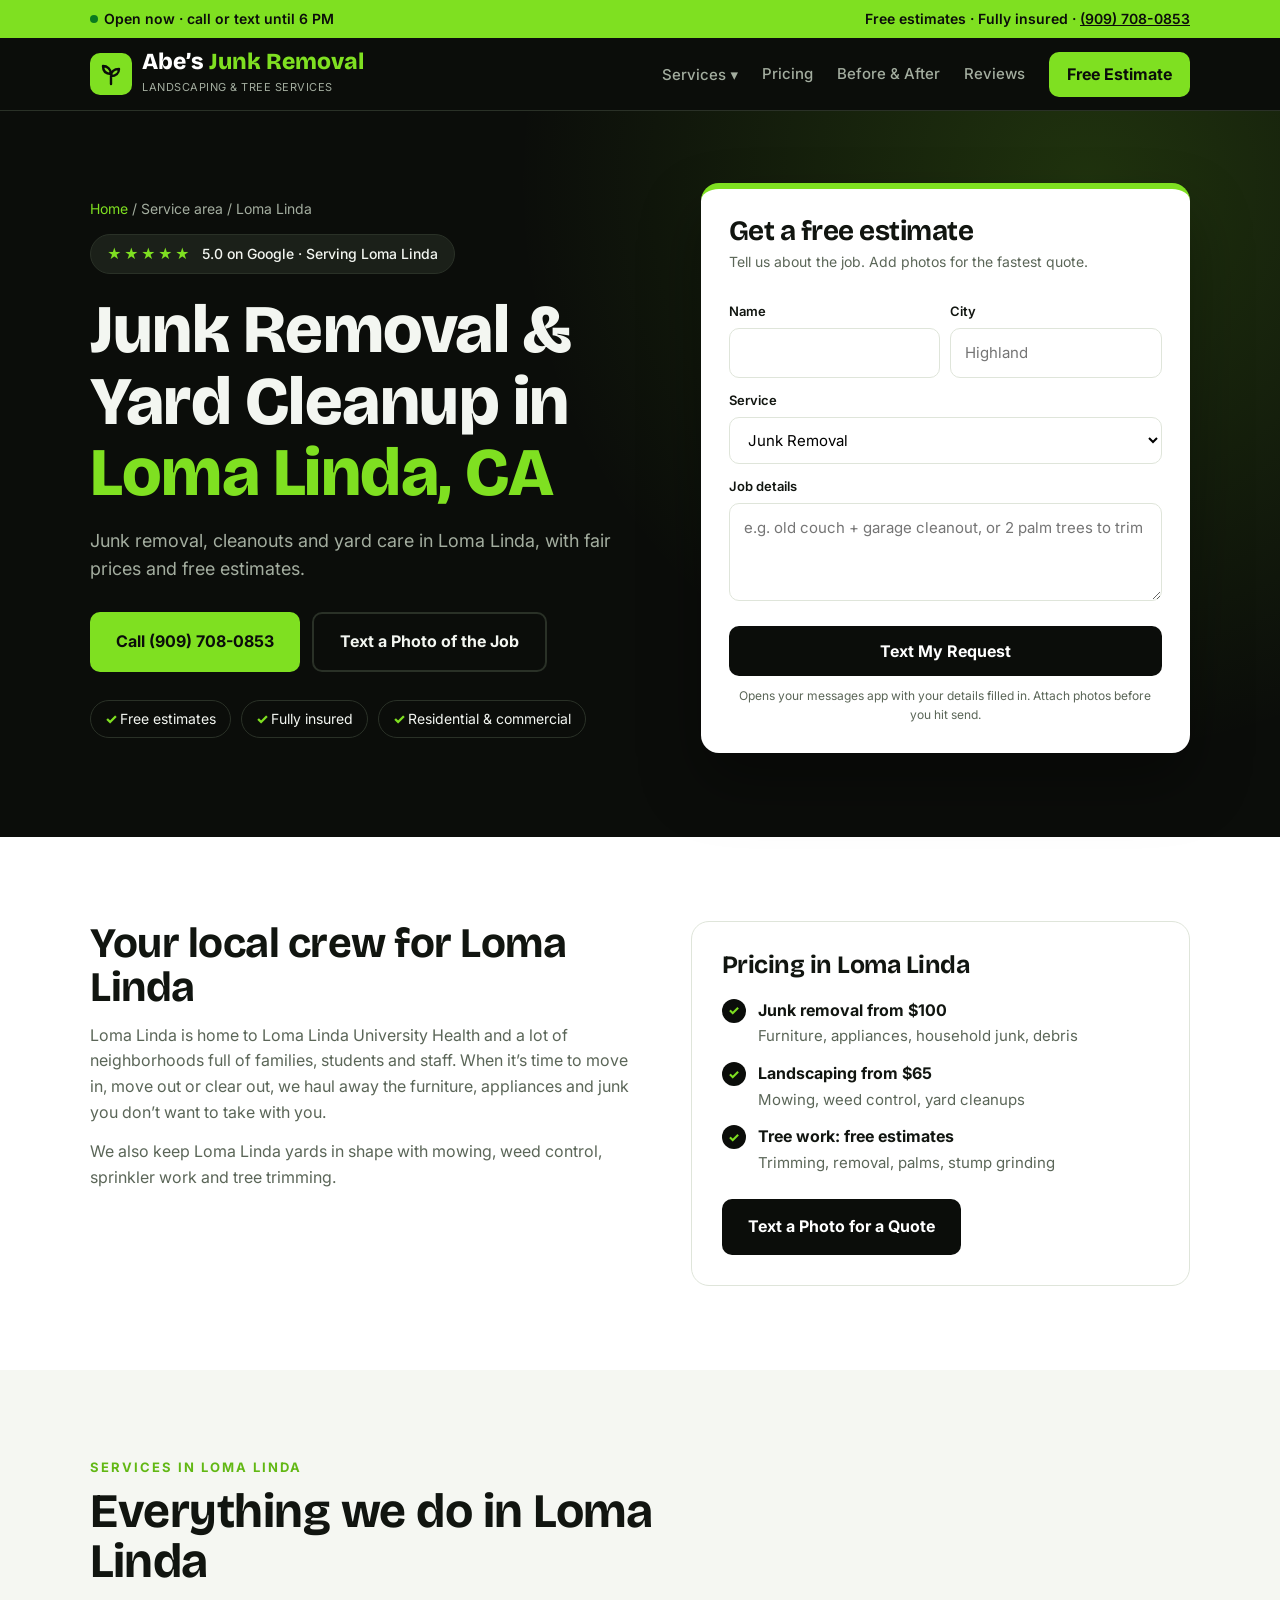
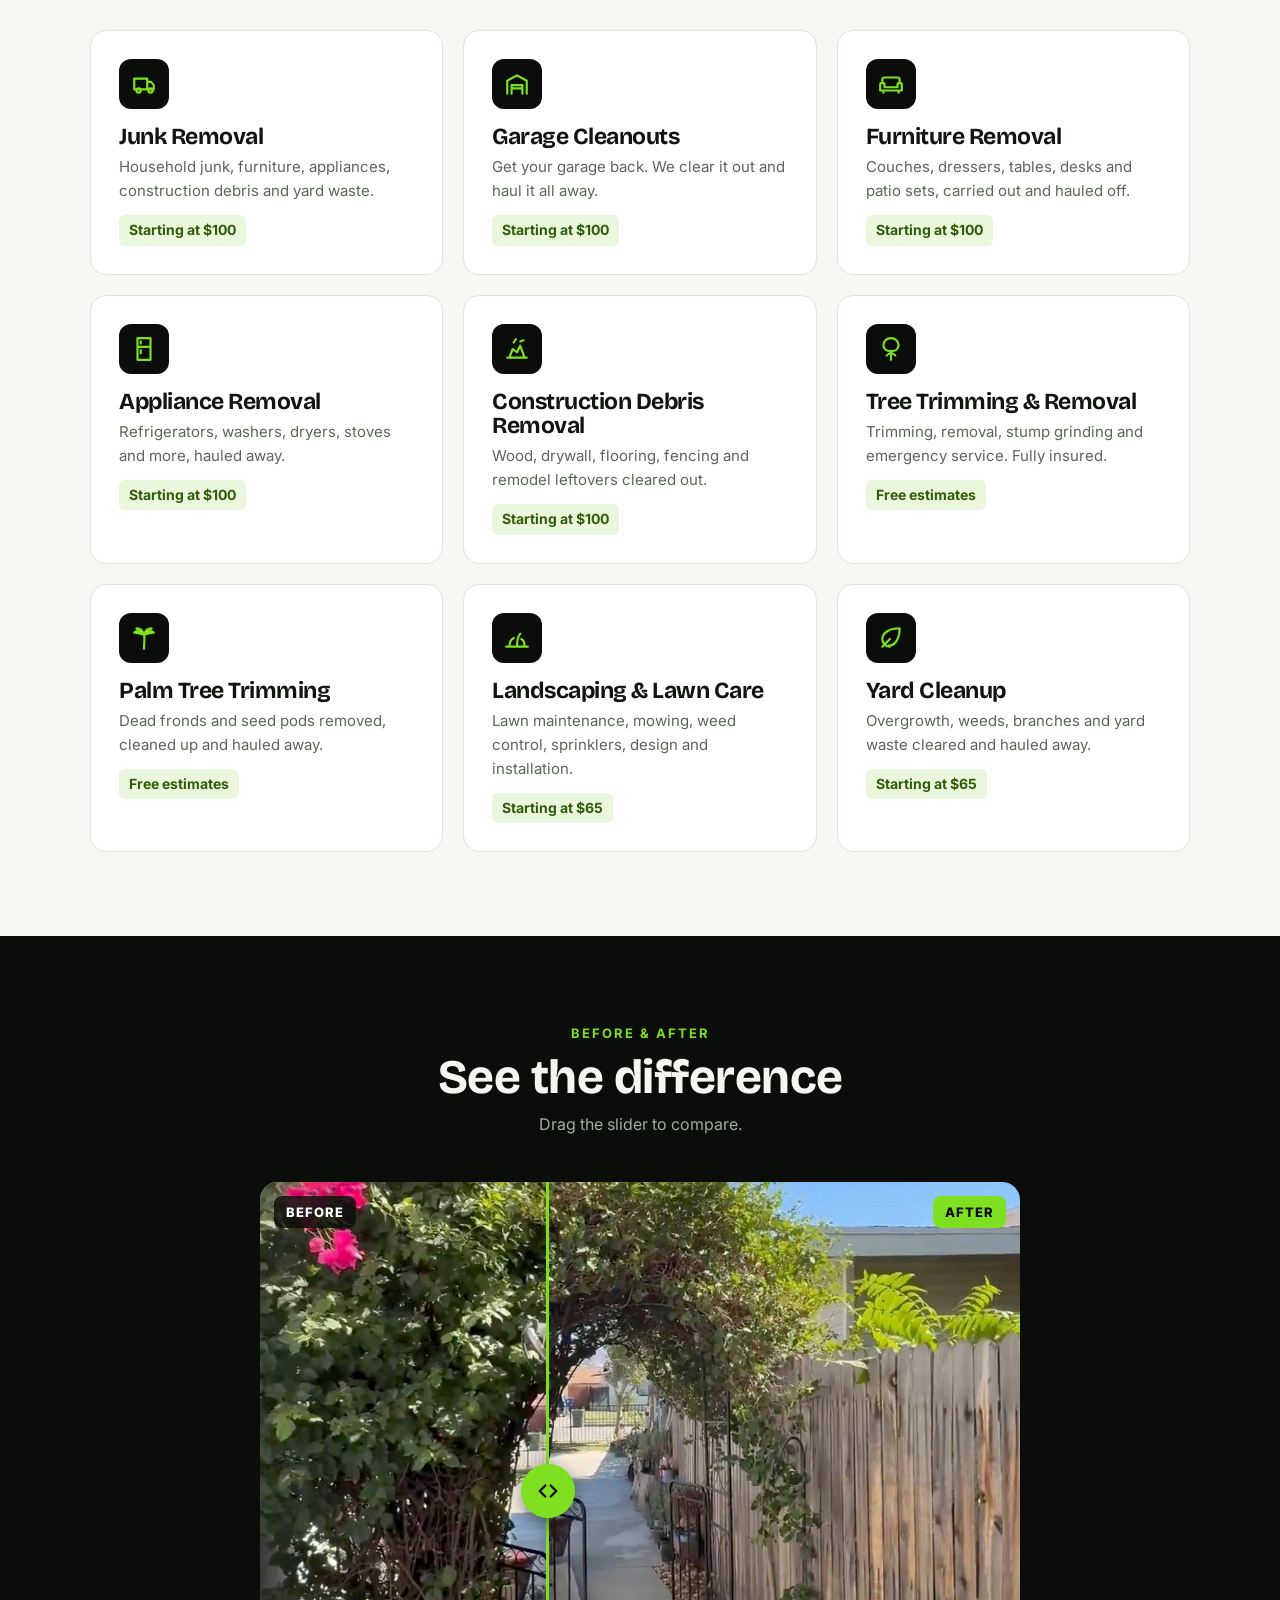
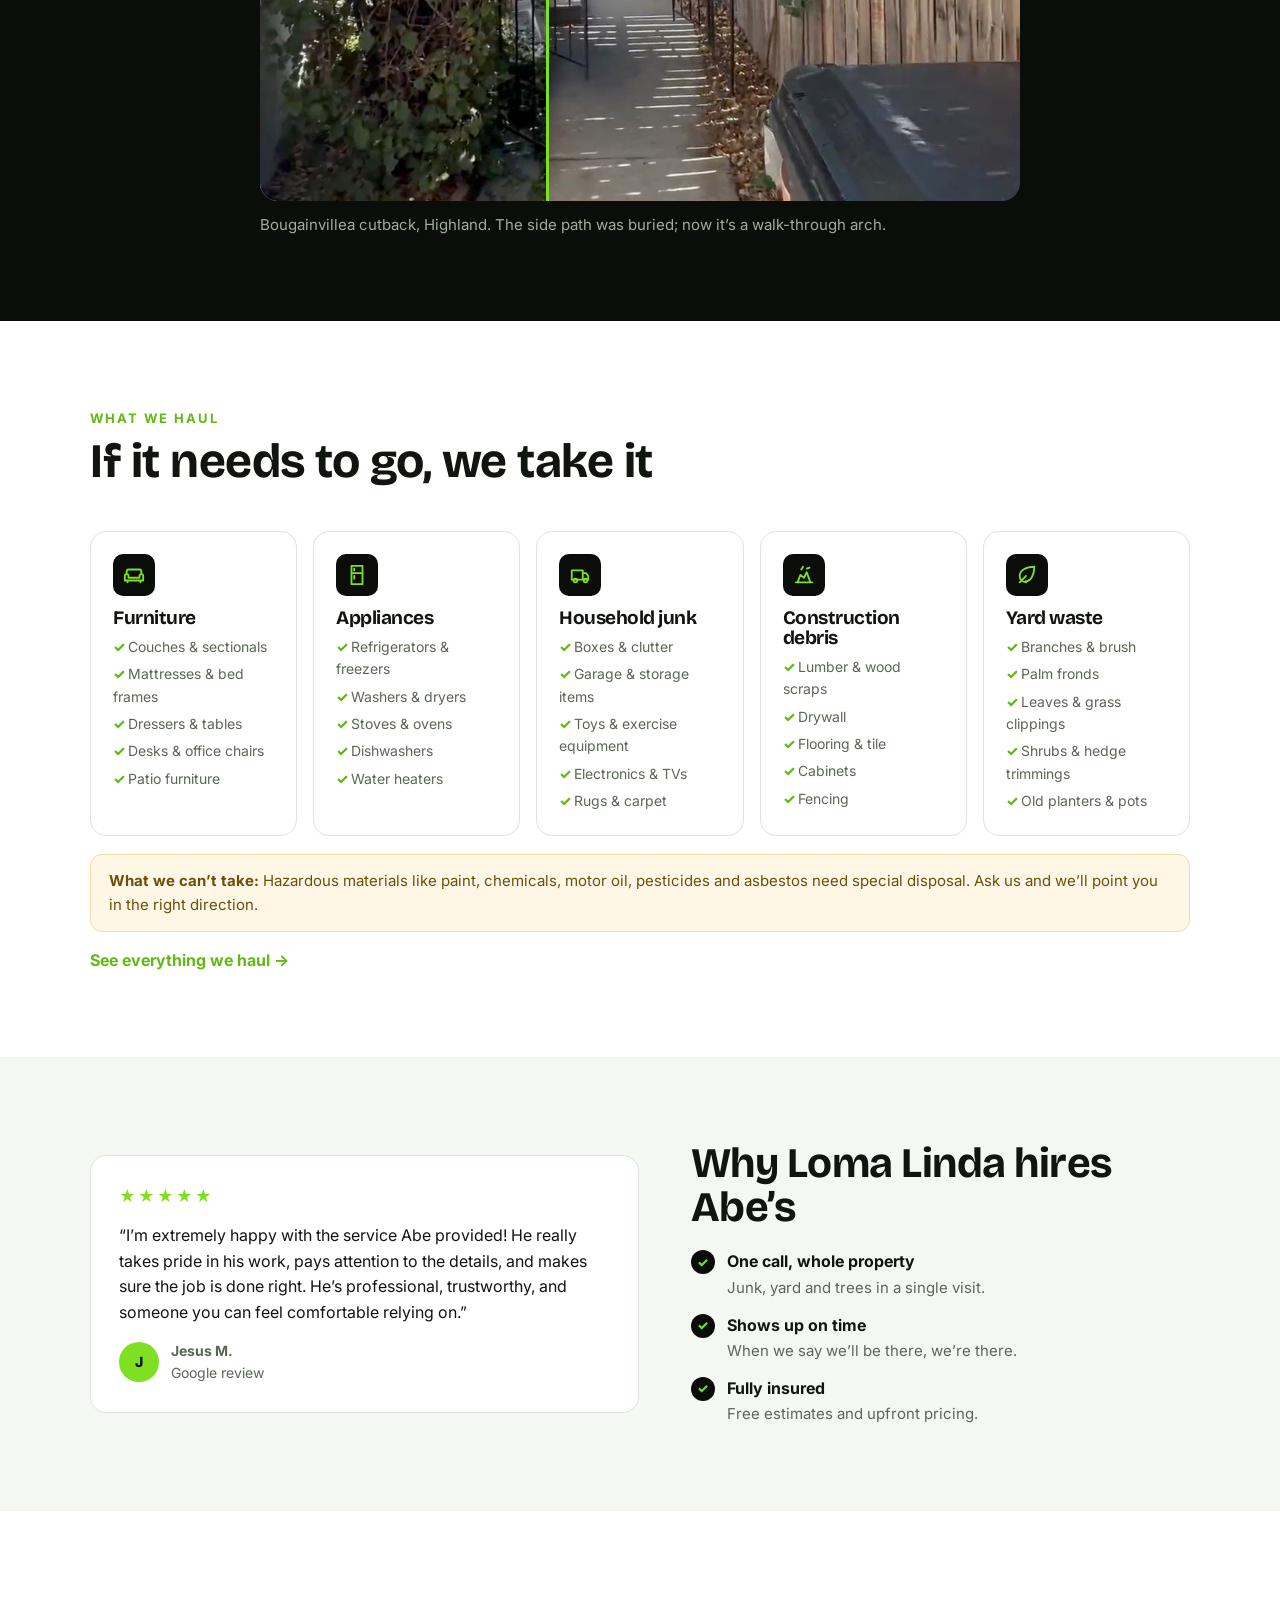
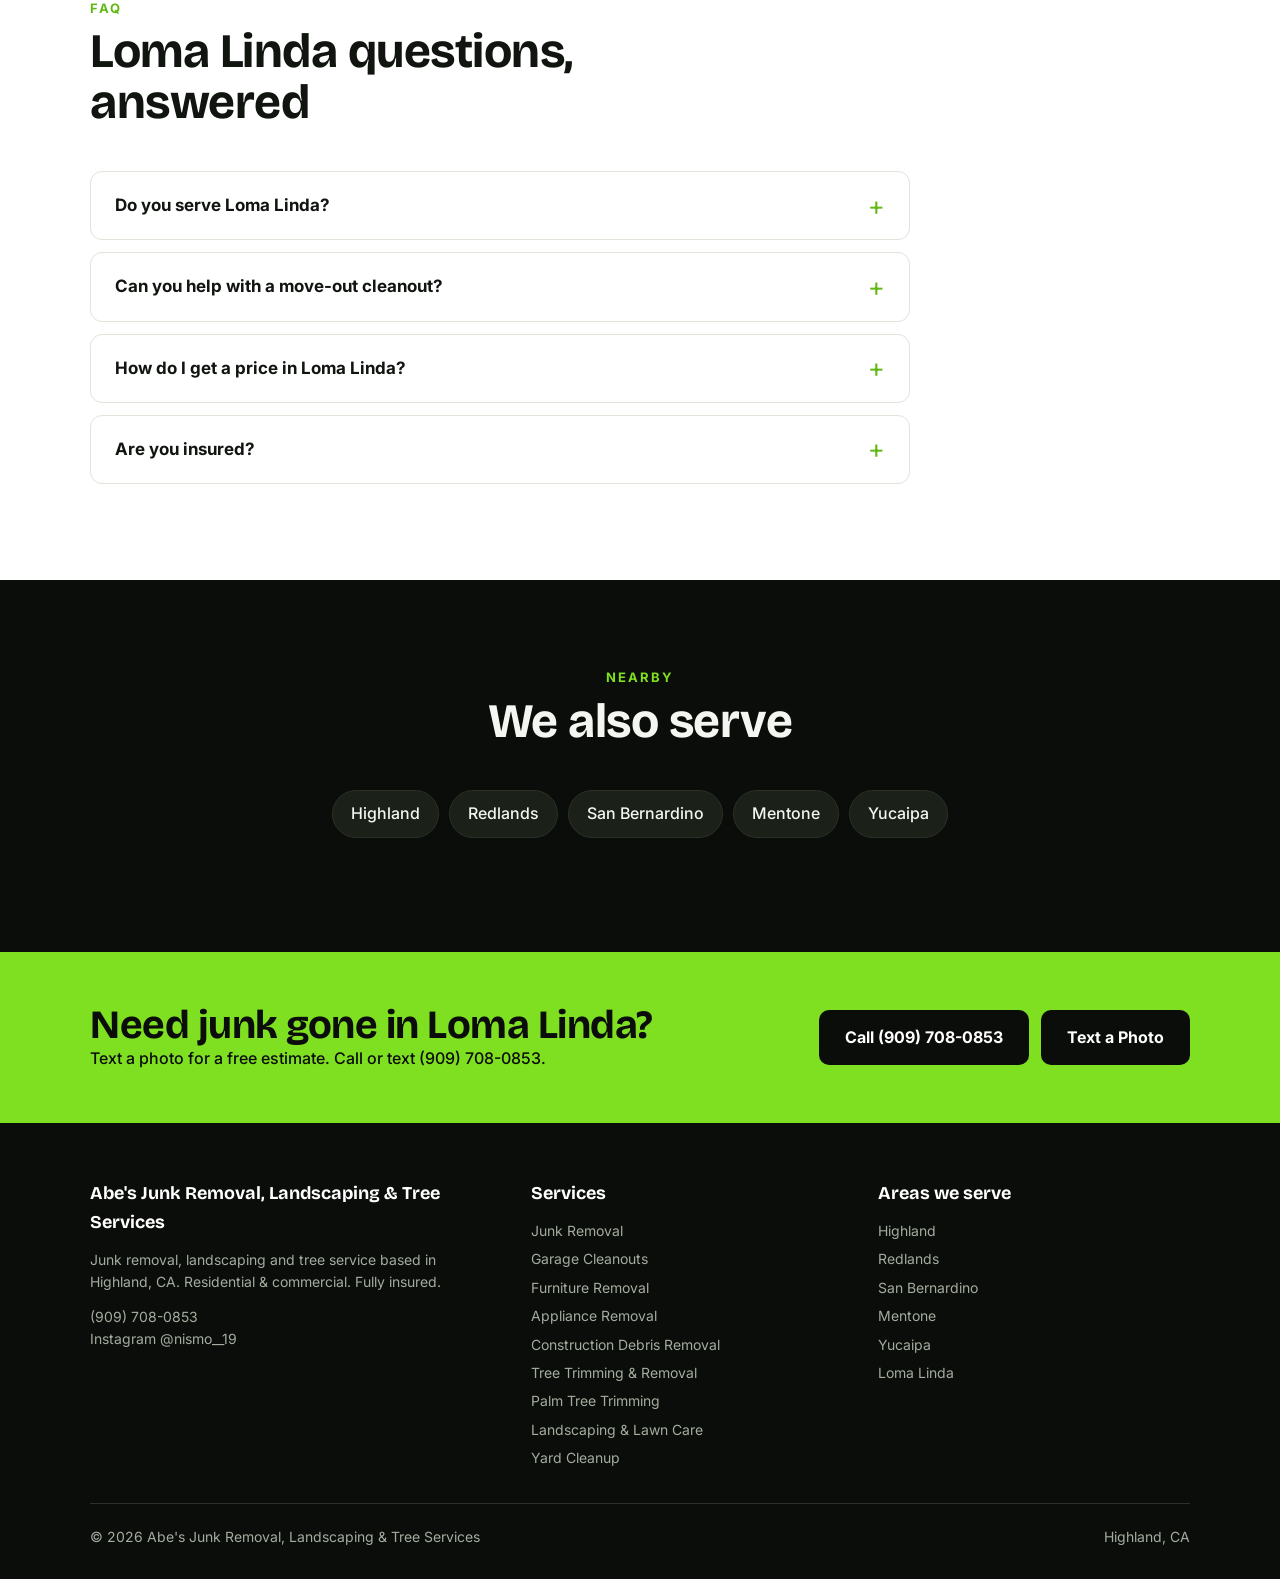
<file: areas/loma-linda/index.html>
<!doctype html>
<html lang="en">
<head>
<meta charset="utf-8">
<meta name="robots" content="noindex, nofollow">
<meta name="viewport" content="width=device-width, initial-scale=1">
<title>Junk Removal in Loma Linda, CA | Yard Cleanup &amp; Tree Service | Abe’s</title>
<meta name="description" content="Junk removal, yard cleanup, landscaping and tree &amp; palm trimming in Loma Linda, CA. Junk removal from $100, landscaping from $65. Fully insured, free estimates. (909) 708-0853.">
<link rel="canonical" href="https://www.abesjunkremoval.com/areas/loma-linda/">
<meta property="og:title" content="Junk Removal in Loma Linda, CA | Yard Cleanup &amp; Tree Service | Abe’s">
<meta property="og:description" content="Junk removal, yard cleanup, landscaping and tree &amp; palm trimming in Loma Linda, CA. Junk removal from $100, landscaping from $65. Fully insured, free estimates. (909) 708-0853.">
<meta property="og:type" content="website">
<meta property="og:image" content="https://www.abesjunkremoval.com/assets/photos/lawn-after.jpg">
<link rel="preconnect" href="https://fonts.googleapis.com">
<link href="https://fonts.googleapis.com/css2?family=Bricolage+Grotesque:wght@600;800&family=Inter:wght@400;500;600;700&display=swap" rel="stylesheet">
<link rel="stylesheet" href="../../assets/styles.css">
<script type="application/ld+json">
{
 "@context": "https://schema.org",
 "@graph": [
  {
   "@type": [
    "HomeAndConstructionBusiness",
    "LocalBusiness"
   ],
   "@id": "https://www.abesjunkremoval.com/#business",
   "name": "Abe's Junk Removal, Landscaping & Tree Services",
   "url": "https://www.abesjunkremoval.com/",
   "telephone": "+1-909-708-0853",
   "address": {
    "@type": "PostalAddress",
    "addressLocality": "Highland",
    "addressRegion": "CA",
    "postalCode": "92346",
    "addressCountry": "US"
   },
   "geo": {
    "@type": "GeoCoordinates",
    "latitude": 34.1130502,
    "longitude": -117.2097615
   },
   "areaServed": [
    "Highland",
    "Redlands",
    "San Bernardino",
    "Mentone",
    "Yucaipa",
    "Loma Linda"
   ],
   "priceRange": "$$",
   "sameAs": [
    "https://www.instagram.com/nismo__19/"
   ],
   "aggregateRating": {
    "@type": "AggregateRating",
    "ratingValue": "5.0",
    "reviewCount": "16"
   },
   "hasMap": "https://www.google.com/maps/place/?q=place_id:ChIJg1mSGvGr3IAR5eYl2VqVgB4"
  },
  {
   "@type": "Service",
   "name": "Junk removal, landscaping and tree service in Loma Linda, CA",
   "provider": {
    "@id": "https://www.abesjunkremoval.com/#business"
   },
   "areaServed": {
    "@type": "City",
    "name": "Loma Linda, CA"
   },
   "url": "https://www.abesjunkremoval.com/areas/loma-linda/"
  },
  {
   "@type": "FAQPage",
   "mainEntity": [
    {
     "@type": "Question",
     "name": "Do you serve Loma Linda?",
     "acceptedAnswer": {
      "@type": "Answer",
      "text": "Yes. Loma Linda is a short drive from our Highland base."
     }
    },
    {
     "@type": "Question",
     "name": "Can you help with a move-out cleanout?",
     "acceptedAnswer": {
      "@type": "Answer",
      "text": "Yes. We can haul away everything you’re not taking, from furniture and appliances to boxes of clutter."
     }
    },
    {
     "@type": "Question",
     "name": "How do I get a price in Loma Linda?",
     "acceptedAnswer": {
      "@type": "Answer",
      "text": "Text a photo of the job to (909) 708-0853 or use the quote form. Estimates are always free."
     }
    },
    {
     "@type": "Question",
     "name": "Are you insured?",
     "acceptedAnswer": {
      "@type": "Answer",
      "text": "Yes. Abe’s is fully insured, for residential and commercial jobs."
     }
    }
   ]
  },
  {
   "@type": "BreadcrumbList",
   "itemListElement": [
    {
     "@type": "ListItem",
     "position": 1,
     "name": "Home",
     "item": "https://www.abesjunkremoval.com/"
    },
    {
     "@type": "ListItem",
     "position": 2,
     "name": "Loma Linda",
     "item": "https://www.abesjunkremoval.com/areas/loma-linda/"
    }
   ]
  }
 ]
}
</script>
</head>
<body>
<div class="topbar"><div class="wrap">
  <span class="status" id="status"><i class="dot"></i><span>Checking hours…</span></span>
  <span>Free estimates · Fully insured · <a href="tel:+19097080853">(909) 708-0853</a></span>
</div></div>
<header class="nav"><div class="wrap">
  <a href="../../" class="logo"><span class="mk"><svg width="24" height="24" viewBox="0 0 24 24" fill="none" stroke="#0b0d0a" stroke-width="2.4" stroke-linecap="round" stroke-linejoin="round"><path d="M12 22V12M12 12C12 7 8 4 4 4c0 5 3 8 8 8zM12 14c0-4 3-7 8-7 0 4-3 7-8 7z"/></svg></span><span><b>Abe’s <span>Junk Removal</span></b><small>LANDSCAPING &amp; TREE SERVICES</small></span></a>
  <nav>
    <div class="dd"><button type="button" aria-haspopup="true">Services ▾</button><div class="dd-menu"><a href="../../services/junk-removal/">Junk Removal</a><a href="../../services/garage-cleanouts/">Garage Cleanouts</a><a href="../../services/furniture-removal/">Furniture Removal</a><a href="../../services/appliance-removal/">Appliance Removal</a><a href="../../services/construction-debris-removal/">Construction Debris Removal</a><a href="../../services/tree-service/">Tree Trimming & Removal</a><a href="../../services/palm-tree-trimming/">Palm Tree Trimming</a><a href="../../services/landscaping/">Landscaping & Lawn Care</a><a href="../../services/yard-cleanup/">Yard Cleanup</a></div></div>
    <a href="../../#pricing">Pricing</a><a href="../../#before-after">Before &amp; After</a><a href="../../#reviews">Reviews</a>
    <a href="../../#quote" class="btn btn-lime">Free Estimate</a>
  </nav>
</div></header>

<section class="hero" style="padding:0"><div class="wrap">
  <div>
    <div class="crumbs"><a href="../../">Home</a> / Service area / Loma Linda</div>
    <span class="rating"><span class="st">★★★★★</span> 5.0 on Google · Serving Loma Linda</span>
    <h1>Junk Removal &amp; Yard Cleanup in <span>Loma Linda, CA</span></h1>
    <p class="lead">Junk removal, cleanouts and yard care in Loma Linda, with fair prices and free estimates.</p>
    <div class="ctas">
      <a href="tel:+19097080853" class="btn btn-lime">Call (909) 708-0853</a>
      <a href="sms:+19097080853" class="btn btn-out">Text a Photo of the Job</a>
    </div>
    <ul class="checks"><li>Free estimates</li><li>Fully insured</li><li>Residential &amp; commercial</li></ul>
  </div>
  <form class="quote-card" id="quote" onsubmit="return sendQuote(event)">
    <h2>Get a free estimate</h2>
    <p class="s">Tell us about the job. Add photos for the fastest quote.</p>
    <div class="row">
      <div><label for="qn">Name</label><input id="qn" required autocomplete="name"></div>
      <div><label for="qc">City</label><input id="qc" placeholder="Highland" autocomplete="address-level2"></div>
    </div>
    <label for="qs">Service</label>
    <select id="qs"><option>Junk Removal</option><option>Garage Cleanouts</option><option>Furniture Removal</option><option>Appliance Removal</option><option>Construction Debris Removal</option><option>Tree Trimming & Removal</option><option>Palm Tree Trimming</option><option>Landscaping & Lawn Care</option><option>Yard Cleanup</option><option>Not sure / multiple things</option></select>
    <label for="qd">Job details</label>
    <textarea id="qd" rows="3" placeholder="e.g. old couch + garage cleanout, or 2 palm trees to trim"></textarea>
    <button class="btn btn-dark" type="submit">Text My Request</button>
    <p class="note">Opens your messages app with your details filled in. Attach photos before you hit send.</p>
  </form>
</div></section>

<section><div class="wrap split">
  <div class="prose">
    <h2>Your local crew for Loma Linda</h2>
    <p>Loma Linda is home to Loma Linda University Health and a lot of neighborhoods full of families, students and staff. When it’s time to move in, move out or clear out, we haul away the furniture, appliances and junk you don’t want to take with you.</p><p>We also keep Loma Linda yards in shape with mowing, weed control, sprinkler work and tree trimming.</p>
  </div>
  <div class="box">
    <h3>Pricing in Loma Linda</h3>
    <ul class="ticks">
      <li><div><b>Junk removal from $100</b><span>Furniture, appliances, household junk, debris</span></div></li>
      <li><div><b>Landscaping from $65</b><span>Mowing, weed control, yard cleanups</span></div></li>
      <li><div><b>Tree work: free estimates</b><span>Trimming, removal, palms, stump grinding</span></div></li>
    </ul>
    <a href="sms:+19097080853" class="btn btn-dark" style="margin-top:24px">Text a Photo for a Quote</a>
  </div>
</div></section>

<section class="alt"><div class="wrap">
  <div class="sh"><small>Services in Loma Linda</small><h2>Everything we do in Loma Linda</h2></div>
  <div class="svc">
    <a href="../../services/junk-removal/"><div class="ic"><svg width="26" height="26" viewBox="0 0 24 24" fill="none" stroke="currentColor" stroke-width="2" stroke-linecap="round" stroke-linejoin="round"><path d="M3 7h12v10H3zM15 10h3.5l2.5 3v4h-6"/><circle cx="7" cy="18" r="2"/><circle cx="18" cy="18" r="2"/></svg></div><h3>Junk Removal</h3><p>Household junk, furniture, appliances, construction debris and yard waste.</p><span class="price">Starting at $100</span></a>
    <a href="../../services/garage-cleanouts/"><div class="ic"><svg width="26" height="26" viewBox="0 0 24 24" fill="none" stroke="currentColor" stroke-width="2" stroke-linecap="round" stroke-linejoin="round"><path d="M3 21V9l9-5 9 5v12M7 21v-8h10v8M7 16h10"/></svg></div><h3>Garage Cleanouts</h3><p>Get your garage back. We clear it out and haul it all away.</p><span class="price">Starting at $100</span></a>
    <a href="../../services/furniture-removal/"><div class="ic"><svg width="26" height="26" viewBox="0 0 24 24" fill="none" stroke="currentColor" stroke-width="2" stroke-linecap="round" stroke-linejoin="round"><path d="M4 11V8a2 2 0 0 1 2-2h12a2 2 0 0 1 2 2v3M2 13a2 2 0 0 1 4 0v2h12v-2a2 2 0 0 1 4 0v5H2zM5 18v2M19 18v2"/></svg></div><h3>Furniture Removal</h3><p>Couches, dressers, tables, desks and patio sets, carried out and hauled off.</p><span class="price">Starting at $100</span></a>
    <a href="../../services/appliance-removal/"><div class="ic"><svg width="26" height="26" viewBox="0 0 24 24" fill="none" stroke="currentColor" stroke-width="2" stroke-linecap="round" stroke-linejoin="round"><path d="M6 2h12v20H6zM6 10h12M9 5v2M9 13v3"/></svg></div><h3>Appliance Removal</h3><p>Refrigerators, washers, dryers, stoves and more, hauled away.</p><span class="price">Starting at $100</span></a>
    <a href="../../services/construction-debris-removal/"><div class="ic"><svg width="26" height="26" viewBox="0 0 24 24" fill="none" stroke="currentColor" stroke-width="2" stroke-linecap="round" stroke-linejoin="round"><path d="M3 20h18M5 20l3-8 4 3 3-6 4 11M9 6l2-3M15 5l3-1"/></svg></div><h3>Construction Debris Removal</h3><p>Wood, drywall, flooring, fencing and remodel leftovers cleared out.</p><span class="price">Starting at $100</span></a>
    <a href="../../services/tree-service/"><div class="ic"><svg width="26" height="26" viewBox="0 0 24 24" fill="none" stroke="currentColor" stroke-width="2" stroke-linecap="round" stroke-linejoin="round"><path d="M12 22v-7M12 15l-4 3M12 15l4 3M12 2c4 0 7 3 7 6.5S16 14 12 14s-7-2-7-5.5S8 2 12 2z"/></svg></div><h3>Tree Trimming & Removal</h3><p>Trimming, removal, stump grinding and emergency service. Fully insured.</p><span class="price">Free estimates</span></a>
    <a href="../../services/palm-tree-trimming/"><div class="ic"><svg width="26" height="26" viewBox="0 0 24 24" fill="none" stroke="currentColor" stroke-width="2" stroke-linecap="round" stroke-linejoin="round"><path d="M12 22c0-6 1-10 0-13M12 9C9 5 5 5 3 7c3 0 6 1 9 2zM12 9c3-4 7-4 9-2-3 0-6 1-9 2zM12 9c-1-4-4-6-7-6 2 2 5 4 7 6zM12 9c1-4 4-6 7-6-2 2-5 4-7 6z"/></svg></div><h3>Palm Tree Trimming</h3><p>Dead fronds and seed pods removed, cleaned up and hauled away.</p><span class="price">Free estimates</span></a>
    <a href="../../services/landscaping/"><div class="ic"><svg width="26" height="26" viewBox="0 0 24 24" fill="none" stroke="currentColor" stroke-width="2" stroke-linecap="round" stroke-linejoin="round"><path d="M2 20h20M5 20c0-4 2-7 4-8M12 20c0-6 1-10 3-12M19 20c0-3-1-6-3-7"/></svg></div><h3>Landscaping & Lawn Care</h3><p>Lawn maintenance, mowing, weed control, sprinklers, design and installation.</p><span class="price">Starting at $65</span></a>
    <a href="../../services/yard-cleanup/"><div class="ic"><svg width="26" height="26" viewBox="0 0 24 24" fill="none" stroke="currentColor" stroke-width="2" stroke-linecap="round" stroke-linejoin="round"><path d="M11 20A7 7 0 0 1 4 13c0-6 7-10 16-10 0 9-4 16-10 16zM4 20l7-7"/></svg></div><h3>Yard Cleanup</h3><p>Overgrowth, weeds, branches and yard waste cleared and hauled away.</p><span class="price">Starting at $65</span></a>
  </div>
</div></section>

<section class="dark"><div class="wrap">
  <div class="sh c"><small>Before &amp; after</small><h2>See the difference</h2><p>Drag the slider to compare.</p></div>
  <div style="max-width:760px;margin:0 auto"><div><figure class="ba ba-main" tabindex="0" role="slider" aria-label="Before and after: Overgrown bougainvillea cut back into a clean archway. Use left and right arrows to compare." aria-valuemin="0" aria-valuemax="100" aria-valuenow="50">
      <img src="../../assets/photos/ba-arch-after.jpg" alt="After: Overgrown bougainvillea cut back into a clean archway" loading="lazy" draggable="false">
      <img class="ba-before" src="../../assets/photos/ba-arch-before.jpg" alt="Before: Overgrown bougainvillea cut back into a clean archway" loading="lazy" draggable="false">
      <span class="ba-tag b">Before</span><span class="ba-tag a">After</span>
      <span class="ba-line"></span>
      <span class="ba-knob"><svg width="22" height="22" viewBox="0 0 24 24" fill="none" stroke="currentColor" stroke-width="2.6" stroke-linecap="round" stroke-linejoin="round"><path d="M9 6l-6 6 6 6M15 6l6 6-6 6"/></svg></span>
    </figure><p class="ba-cap">Bougainvillea cutback, Highland. The side path was buried; now it’s a walk-through arch.</p></div></div>
</div></section>

<section><div class="wrap">
  <div class="sh"><small>What we haul</small><h2>If it needs to go, we take it</h2></div>
  <div class="items"><div class="item-col"><div class="ic"><svg width="22" height="22" viewBox="0 0 24 24" fill="none" stroke="currentColor" stroke-width="2" stroke-linecap="round" stroke-linejoin="round"><path d="M4 11V8a2 2 0 0 1 2-2h12a2 2 0 0 1 2 2v3M2 13a2 2 0 0 1 4 0v2h12v-2a2 2 0 0 1 4 0v5H2zM5 18v2M19 18v2"/></svg></div><h3>Furniture</h3><ul><li>Couches &amp; sectionals</li><li>Mattresses &amp; bed frames</li><li>Dressers &amp; tables</li><li>Desks &amp; office chairs</li><li>Patio furniture</li></ul></div><div class="item-col"><div class="ic"><svg width="22" height="22" viewBox="0 0 24 24" fill="none" stroke="currentColor" stroke-width="2" stroke-linecap="round" stroke-linejoin="round"><path d="M6 2h12v20H6zM6 10h12M9 5v2M9 13v3"/></svg></div><h3>Appliances</h3><ul><li>Refrigerators &amp; freezers</li><li>Washers &amp; dryers</li><li>Stoves &amp; ovens</li><li>Dishwashers</li><li>Water heaters</li></ul></div><div class="item-col"><div class="ic"><svg width="22" height="22" viewBox="0 0 24 24" fill="none" stroke="currentColor" stroke-width="2" stroke-linecap="round" stroke-linejoin="round"><path d="M3 7h12v10H3zM15 10h3.5l2.5 3v4h-6"/><circle cx="7" cy="18" r="2"/><circle cx="18" cy="18" r="2"/></svg></div><h3>Household junk</h3><ul><li>Boxes &amp; clutter</li><li>Garage &amp; storage items</li><li>Toys &amp; exercise equipment</li><li>Electronics &amp; TVs</li><li>Rugs &amp; carpet</li></ul></div><div class="item-col"><div class="ic"><svg width="22" height="22" viewBox="0 0 24 24" fill="none" stroke="currentColor" stroke-width="2" stroke-linecap="round" stroke-linejoin="round"><path d="M3 20h18M5 20l3-8 4 3 3-6 4 11M9 6l2-3M15 5l3-1"/></svg></div><h3>Construction debris</h3><ul><li>Lumber &amp; wood scraps</li><li>Drywall</li><li>Flooring &amp; tile</li><li>Cabinets</li><li>Fencing</li></ul></div><div class="item-col"><div class="ic"><svg width="22" height="22" viewBox="0 0 24 24" fill="none" stroke="currentColor" stroke-width="2" stroke-linecap="round" stroke-linejoin="round"><path d="M11 20A7 7 0 0 1 4 13c0-6 7-10 16-10 0 9-4 16-10 16zM4 20l7-7"/></svg></div><h3>Yard waste</h3><ul><li>Branches &amp; brush</li><li>Palm fronds</li><li>Leaves &amp; grass clippings</li><li>Shrubs &amp; hedge trimmings</li><li>Old planters &amp; pots</li></ul></div></div>
  <div class="items-no"><b>What we can’t take:</b> Hazardous materials like paint, chemicals, motor oil, pesticides and asbestos need special disposal. Ask us and we’ll point you in the right direction.</div><p class="items-more"><a href="../../services/junk-removal/#items">See everything we haul →</a></p>
</div></section>

<section class="alt"><div class="wrap split" style="align-items:center">
  <figure class="quote">
      <div class="stars">★★★★★</div>
      <blockquote>“I’m extremely happy with the service Abe provided! He really takes pride in his work, pays attention to the details, and makes sure the job is done right. He’s professional, trustworthy, and someone you can feel comfortable relying on.”</blockquote>
      <figcaption><span class="av">J</span><span><b>Jesus M.</b>Google review</span></figcaption>
    </figure>
  <div class="prose">
    <h2>Why Loma Linda hires Abe’s</h2>
    <ul class="ticks">
      <li><div><b>One call, whole property</b><span>Junk, yard and trees in a single visit.</span></div></li>
      <li><div><b>Shows up on time</b><span>When we say we’ll be there, we’re there.</span></div></li>
      <li><div><b>Fully insured</b><span>Free estimates and upfront pricing.</span></div></li>
    </ul>
  </div>
</div></section>

<section id="faq"><div class="wrap">
  <div class="sh"><small>FAQ</small><h2>Loma Linda questions, answered</h2></div>
  <div class="faq"><details><summary>Do you serve Loma Linda?</summary><p>Yes. Loma Linda is a short drive from our Highland base.</p></details>
<details><summary>Can you help with a move-out cleanout?</summary><p>Yes. We can haul away everything you’re not taking, from furniture and appliances to boxes of clutter.</p></details>
<details><summary>How do I get a price in Loma Linda?</summary><p>Text a photo of the job to (909) 708-0853 or use the quote form. Estimates are always free.</p></details>
<details><summary>Are you insured?</summary><p>Yes. Abe’s is fully insured, for residential and commercial jobs.</p></details></div>
</div></section>

<section class="dark" style="text-align:center"><div class="wrap">
  <div class="sh c"><small>Nearby</small><h2>We also serve</h2></div>
  <div class="towns"><a href="../../">Highland</a><a href="../../areas/redlands/">Redlands</a><a href="../../areas/san-bernardino/">San Bernardino</a><a href="../../areas/mentone/">Mentone</a><a href="../../areas/yucaipa/">Yucaipa</a></div>
</div></section>

<section class="cta" style="padding:52px 0"><div class="wrap">
  <div><h2>Need junk gone in Loma Linda?</h2><p>Text a photo for a free estimate. Call or text (909) 708-0853.</p></div>
  <div class="ctas"><a href="tel:+19097080853" class="btn btn-dark">Call (909) 708-0853</a><a href="sms:+19097080853" class="btn btn-dark">Text a Photo</a></div>
</div></section>

<footer><div class="wrap">
  <div class="fcols">
    <div>
      <h4>Abe's Junk Removal, Landscaping & Tree Services</h4>
      <p>Junk removal, landscaping and tree service based in Highland, CA. Residential &amp; commercial. Fully insured.</p>
      <p style="margin-top:12px"><a href="tel:+19097080853">(909) 708-0853</a><br><a href="https://www.instagram.com/nismo__19/" target="_blank" rel="noopener">Instagram @nismo__19</a></p>
    </div>
    <div><h4>Services</h4><ul><li><a href="../../services/junk-removal/">Junk Removal</a></li><li><a href="../../services/garage-cleanouts/">Garage Cleanouts</a></li><li><a href="../../services/furniture-removal/">Furniture Removal</a></li><li><a href="../../services/appliance-removal/">Appliance Removal</a></li><li><a href="../../services/construction-debris-removal/">Construction Debris Removal</a></li><li><a href="../../services/tree-service/">Tree Trimming & Removal</a></li><li><a href="../../services/palm-tree-trimming/">Palm Tree Trimming</a></li><li><a href="../../services/landscaping/">Landscaping & Lawn Care</a></li><li><a href="../../services/yard-cleanup/">Yard Cleanup</a></li></ul></div>
    <div><h4>Areas we serve</h4><ul><li><a href="../../">Highland</a></li><li><a href="../../areas/redlands/">Redlands</a></li><li><a href="../../areas/san-bernardino/">San Bernardino</a></li><li><a href="../../areas/mentone/">Mentone</a></li><li><a href="../../areas/yucaipa/">Yucaipa</a></li><li><a href="../../areas/loma-linda/">Loma Linda</a></li></ul></div>
  </div>
  <div class="fbot"><span>© <span class="yr"></span> Abe's Junk Removal, Landscaping & Tree Services</span><span>Highland, CA</span></div>
</div></footer>

<div class="mbar"><a href="tel:+19097080853" class="btn btn-lime">Call</a><a href="sms:+19097080853" class="btn btn-dark">Text a Photo</a></div>
<script src="../../assets/site.js"></script>
</body>
</html>
</file>
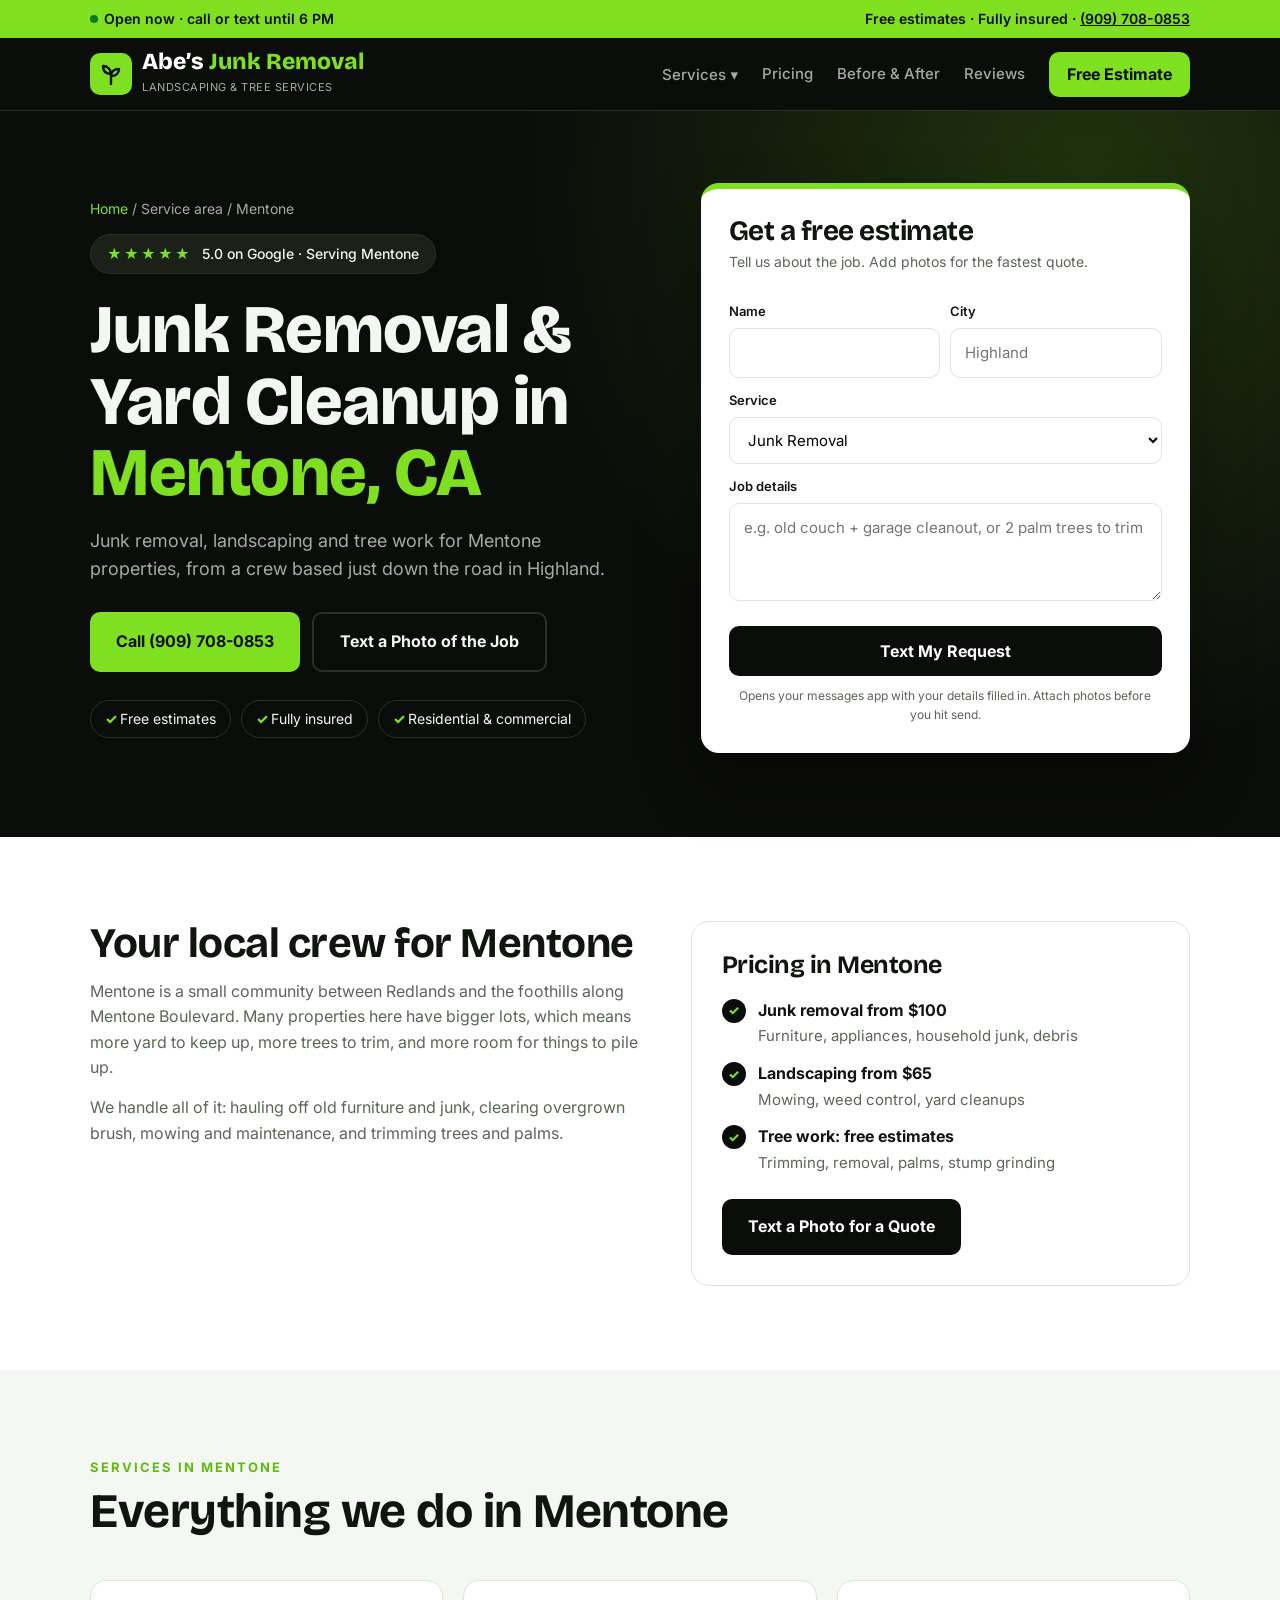
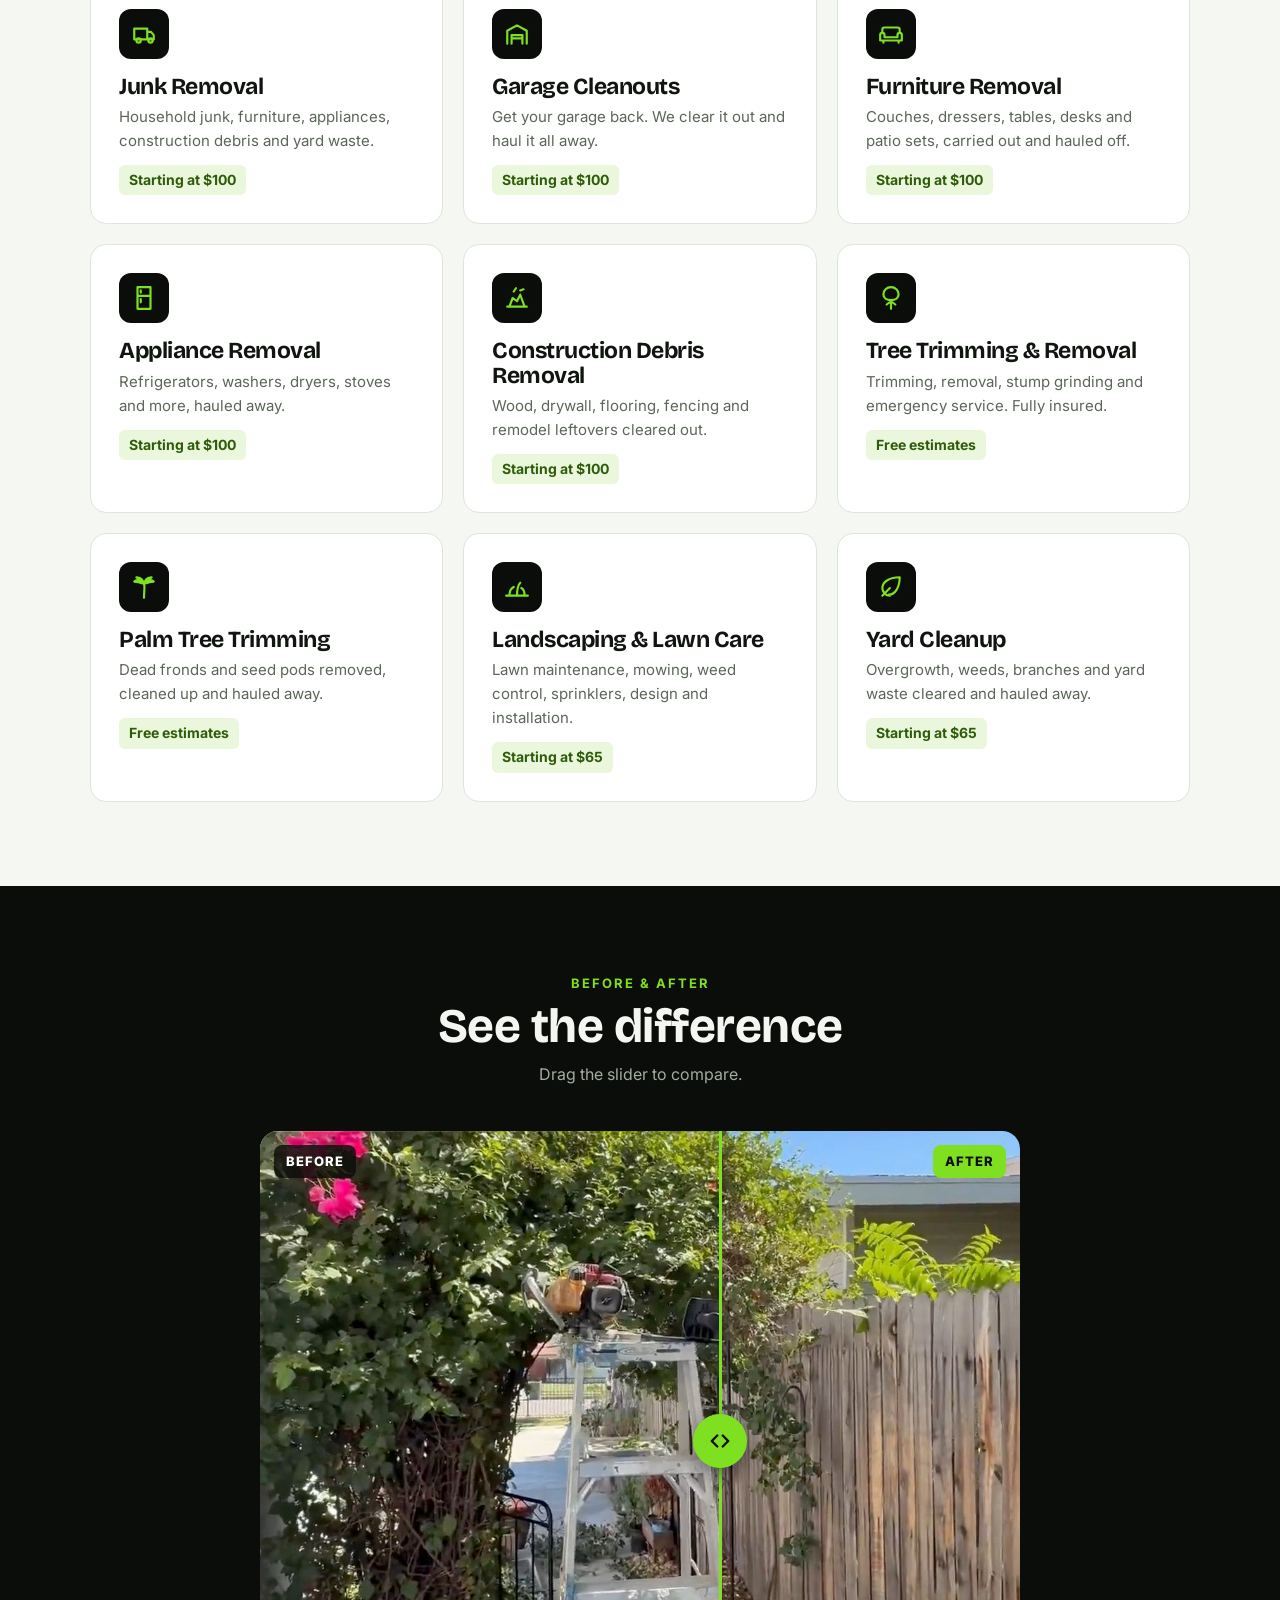
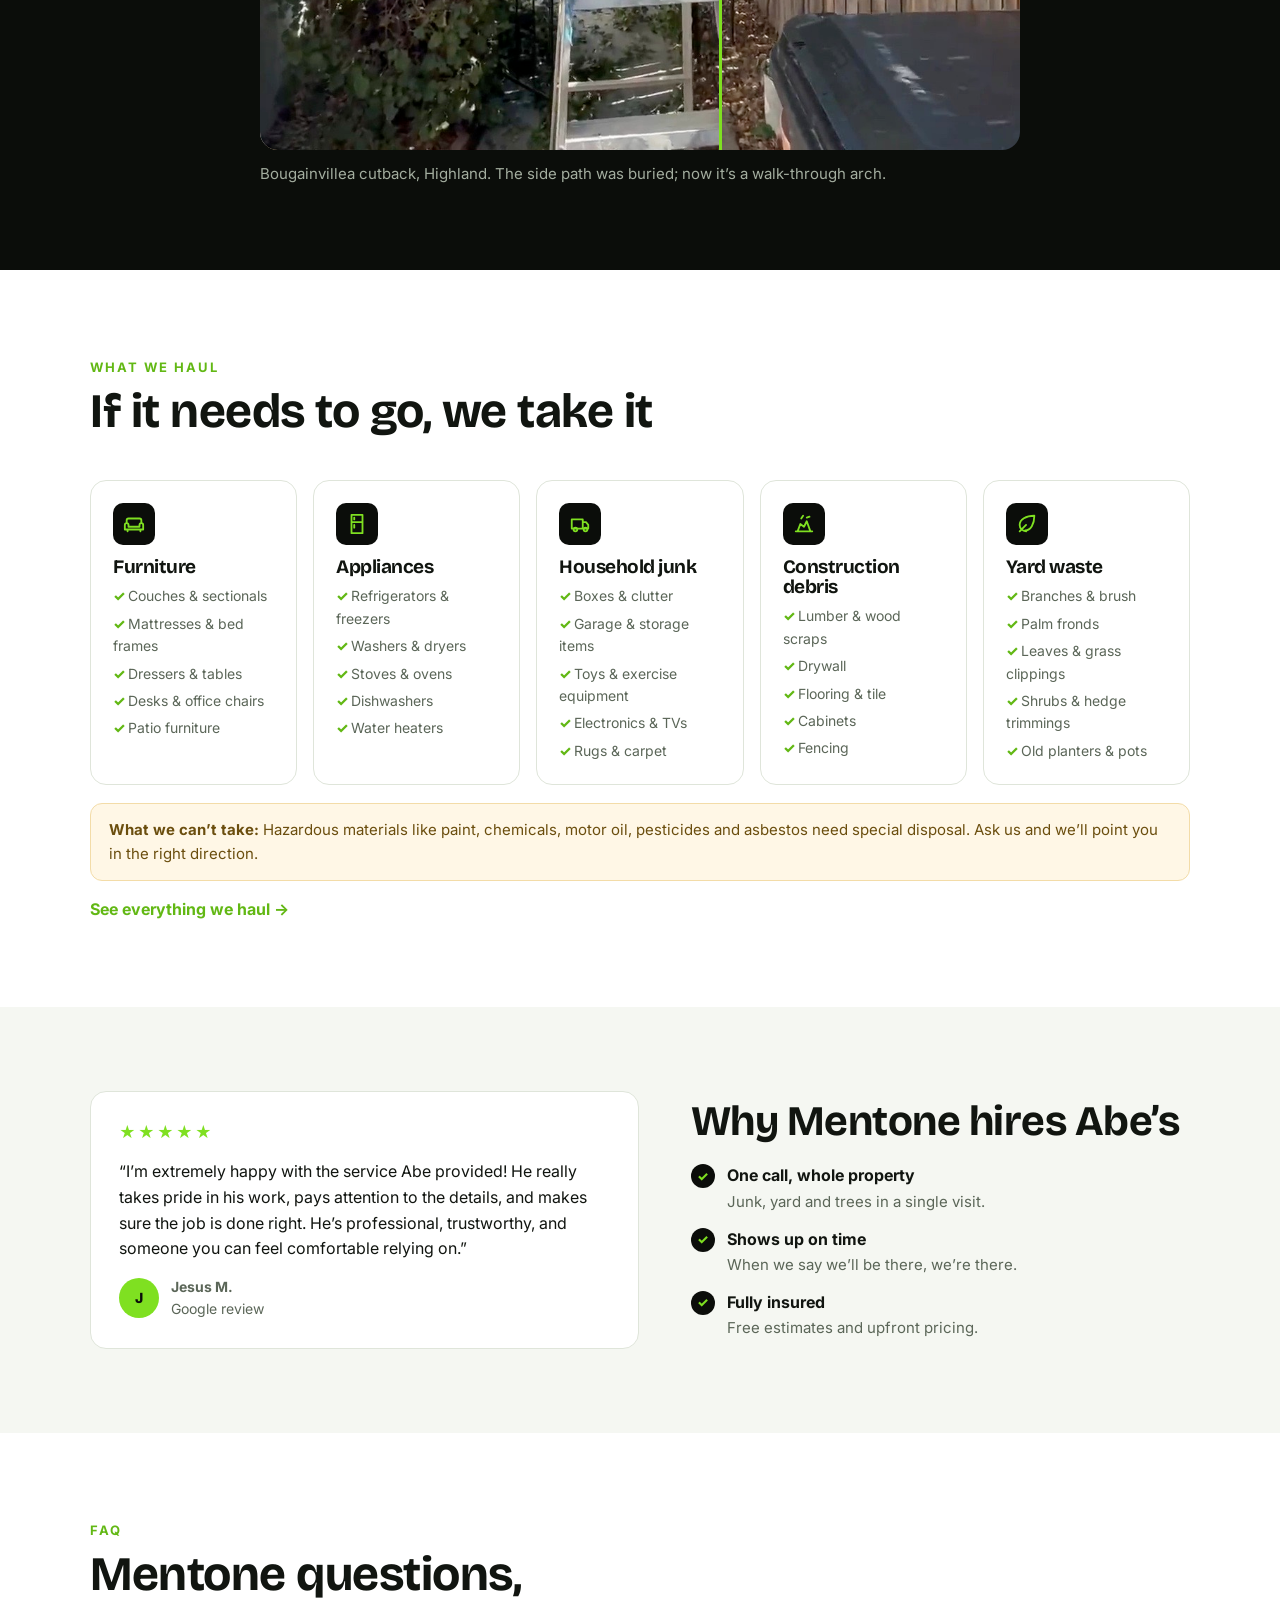
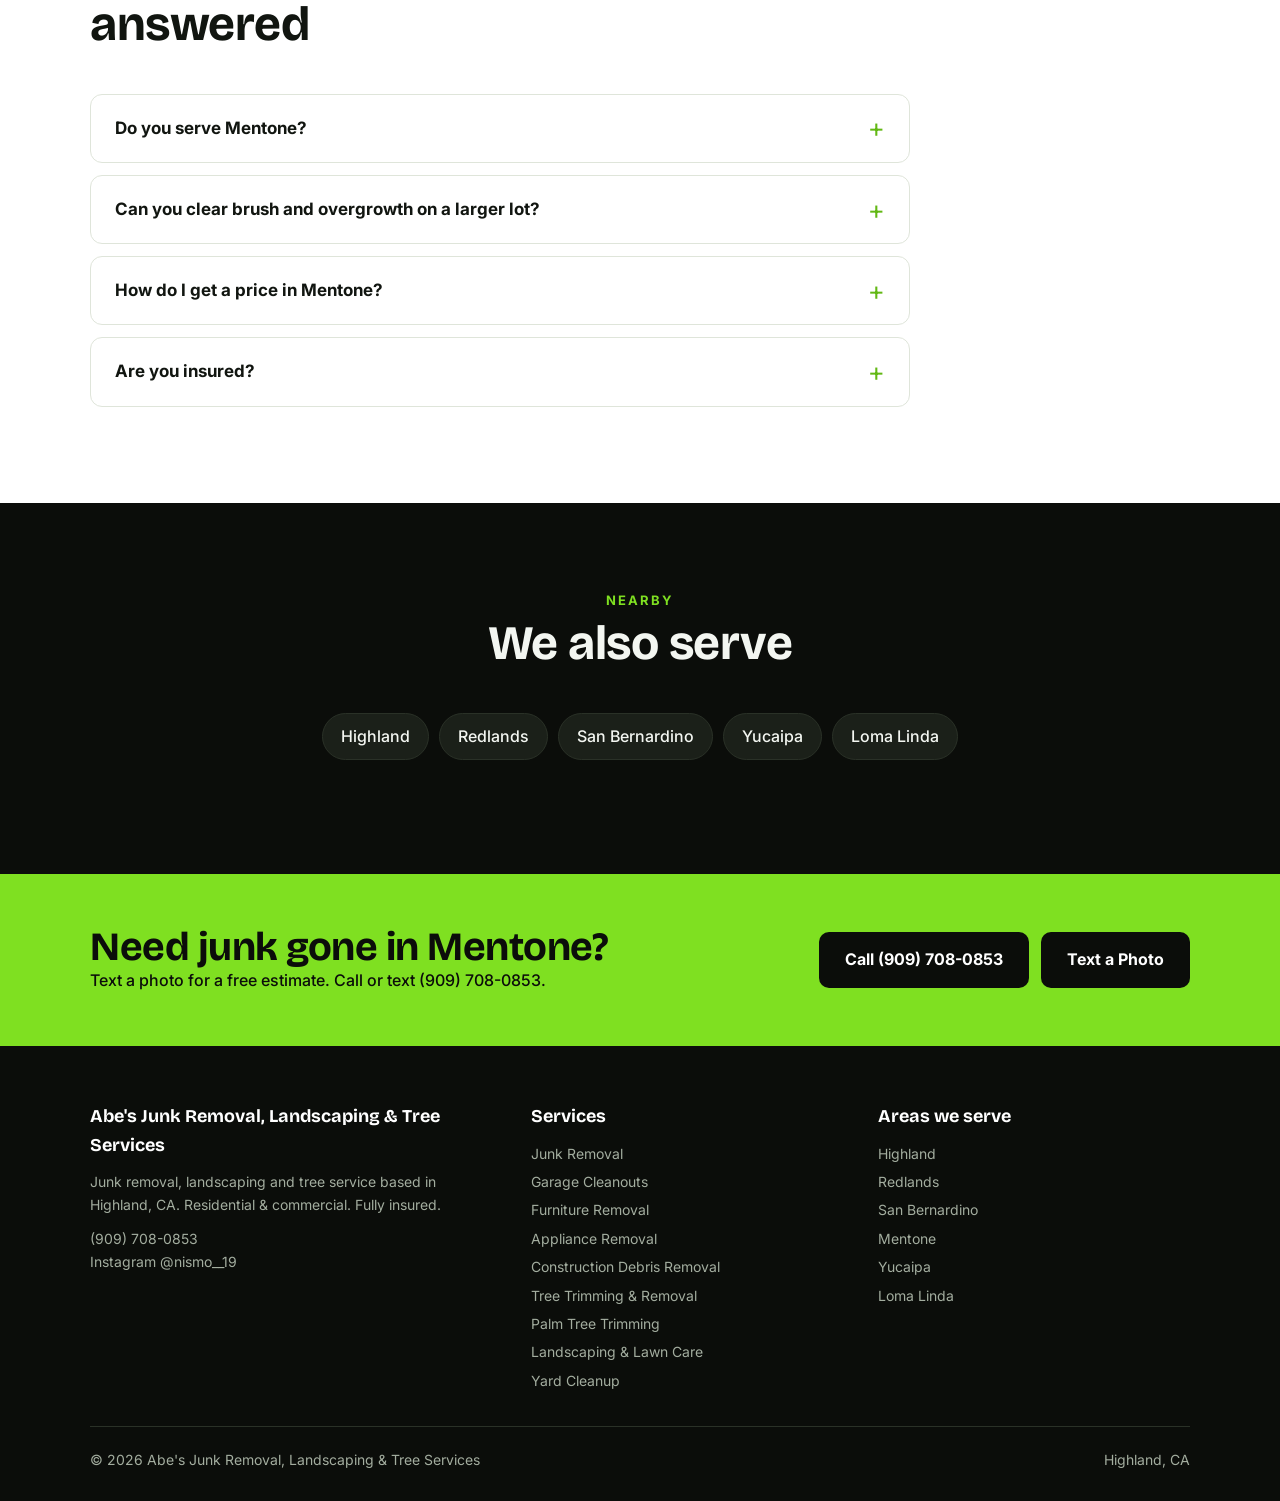
<file: areas/mentone/index.html>
<!doctype html>
<html lang="en">
<head>
<meta charset="utf-8">
<meta name="robots" content="noindex, nofollow">
<meta name="viewport" content="width=device-width, initial-scale=1">
<title>Junk Removal in Mentone, CA | Yard Cleanup &amp; Tree Service | Abe’s</title>
<meta name="description" content="Junk removal, yard cleanup, landscaping and tree &amp; palm trimming in Mentone, CA. Junk removal from $100, landscaping from $65. Fully insured, free estimates. (909) 708-0853.">
<link rel="canonical" href="https://www.abesjunkremoval.com/areas/mentone/">
<meta property="og:title" content="Junk Removal in Mentone, CA | Yard Cleanup &amp; Tree Service | Abe’s">
<meta property="og:description" content="Junk removal, yard cleanup, landscaping and tree &amp; palm trimming in Mentone, CA. Junk removal from $100, landscaping from $65. Fully insured, free estimates. (909) 708-0853.">
<meta property="og:type" content="website">
<meta property="og:image" content="https://www.abesjunkremoval.com/assets/photos/lawn-after.jpg">
<link rel="preconnect" href="https://fonts.googleapis.com">
<link href="https://fonts.googleapis.com/css2?family=Bricolage+Grotesque:wght@600;800&family=Inter:wght@400;500;600;700&display=swap" rel="stylesheet">
<link rel="stylesheet" href="../../assets/styles.css">
<script type="application/ld+json">
{
 "@context": "https://schema.org",
 "@graph": [
  {
   "@type": [
    "HomeAndConstructionBusiness",
    "LocalBusiness"
   ],
   "@id": "https://www.abesjunkremoval.com/#business",
   "name": "Abe's Junk Removal, Landscaping & Tree Services",
   "url": "https://www.abesjunkremoval.com/",
   "telephone": "+1-909-708-0853",
   "address": {
    "@type": "PostalAddress",
    "addressLocality": "Highland",
    "addressRegion": "CA",
    "postalCode": "92346",
    "addressCountry": "US"
   },
   "geo": {
    "@type": "GeoCoordinates",
    "latitude": 34.1130502,
    "longitude": -117.2097615
   },
   "areaServed": [
    "Highland",
    "Redlands",
    "San Bernardino",
    "Mentone",
    "Yucaipa",
    "Loma Linda"
   ],
   "priceRange": "$$",
   "sameAs": [
    "https://www.instagram.com/nismo__19/"
   ],
   "aggregateRating": {
    "@type": "AggregateRating",
    "ratingValue": "5.0",
    "reviewCount": "16"
   },
   "hasMap": "https://www.google.com/maps/place/?q=place_id:ChIJg1mSGvGr3IAR5eYl2VqVgB4"
  },
  {
   "@type": "Service",
   "name": "Junk removal, landscaping and tree service in Mentone, CA",
   "provider": {
    "@id": "https://www.abesjunkremoval.com/#business"
   },
   "areaServed": {
    "@type": "City",
    "name": "Mentone, CA"
   },
   "url": "https://www.abesjunkremoval.com/areas/mentone/"
  },
  {
   "@type": "FAQPage",
   "mainEntity": [
    {
     "@type": "Question",
     "name": "Do you serve Mentone?",
     "acceptedAnswer": {
      "@type": "Answer",
      "text": "Yes. Mentone is a short drive from our base in Highland."
     }
    },
    {
     "@type": "Question",
     "name": "Can you clear brush and overgrowth on a larger lot?",
     "acceptedAnswer": {
      "@type": "Answer",
      "text": "Yes. Yard cleanup and green waste removal is one of our main services, and we haul everything away."
     }
    },
    {
     "@type": "Question",
     "name": "How do I get a price in Mentone?",
     "acceptedAnswer": {
      "@type": "Answer",
      "text": "Text a photo of the job to (909) 708-0853 or use the quote form. Estimates are always free."
     }
    },
    {
     "@type": "Question",
     "name": "Are you insured?",
     "acceptedAnswer": {
      "@type": "Answer",
      "text": "Yes. Abe’s is fully insured, for residential and commercial jobs."
     }
    }
   ]
  },
  {
   "@type": "BreadcrumbList",
   "itemListElement": [
    {
     "@type": "ListItem",
     "position": 1,
     "name": "Home",
     "item": "https://www.abesjunkremoval.com/"
    },
    {
     "@type": "ListItem",
     "position": 2,
     "name": "Mentone",
     "item": "https://www.abesjunkremoval.com/areas/mentone/"
    }
   ]
  }
 ]
}
</script>
</head>
<body>
<div class="topbar"><div class="wrap">
  <span class="status" id="status"><i class="dot"></i><span>Checking hours…</span></span>
  <span>Free estimates · Fully insured · <a href="tel:+19097080853">(909) 708-0853</a></span>
</div></div>
<header class="nav"><div class="wrap">
  <a href="../../" class="logo"><span class="mk"><svg width="24" height="24" viewBox="0 0 24 24" fill="none" stroke="#0b0d0a" stroke-width="2.4" stroke-linecap="round" stroke-linejoin="round"><path d="M12 22V12M12 12C12 7 8 4 4 4c0 5 3 8 8 8zM12 14c0-4 3-7 8-7 0 4-3 7-8 7z"/></svg></span><span><b>Abe’s <span>Junk Removal</span></b><small>LANDSCAPING &amp; TREE SERVICES</small></span></a>
  <nav>
    <div class="dd"><button type="button" aria-haspopup="true">Services ▾</button><div class="dd-menu"><a href="../../services/junk-removal/">Junk Removal</a><a href="../../services/garage-cleanouts/">Garage Cleanouts</a><a href="../../services/furniture-removal/">Furniture Removal</a><a href="../../services/appliance-removal/">Appliance Removal</a><a href="../../services/construction-debris-removal/">Construction Debris Removal</a><a href="../../services/tree-service/">Tree Trimming & Removal</a><a href="../../services/palm-tree-trimming/">Palm Tree Trimming</a><a href="../../services/landscaping/">Landscaping & Lawn Care</a><a href="../../services/yard-cleanup/">Yard Cleanup</a></div></div>
    <a href="../../#pricing">Pricing</a><a href="../../#before-after">Before &amp; After</a><a href="../../#reviews">Reviews</a>
    <a href="../../#quote" class="btn btn-lime">Free Estimate</a>
  </nav>
</div></header>

<section class="hero" style="padding:0"><div class="wrap">
  <div>
    <div class="crumbs"><a href="../../">Home</a> / Service area / Mentone</div>
    <span class="rating"><span class="st">★★★★★</span> 5.0 on Google · Serving Mentone</span>
    <h1>Junk Removal &amp; Yard Cleanup in <span>Mentone, CA</span></h1>
    <p class="lead">Junk removal, landscaping and tree work for Mentone properties, from a crew based just down the road in Highland.</p>
    <div class="ctas">
      <a href="tel:+19097080853" class="btn btn-lime">Call (909) 708-0853</a>
      <a href="sms:+19097080853" class="btn btn-out">Text a Photo of the Job</a>
    </div>
    <ul class="checks"><li>Free estimates</li><li>Fully insured</li><li>Residential &amp; commercial</li></ul>
  </div>
  <form class="quote-card" id="quote" onsubmit="return sendQuote(event)">
    <h2>Get a free estimate</h2>
    <p class="s">Tell us about the job. Add photos for the fastest quote.</p>
    <div class="row">
      <div><label for="qn">Name</label><input id="qn" required autocomplete="name"></div>
      <div><label for="qc">City</label><input id="qc" placeholder="Highland" autocomplete="address-level2"></div>
    </div>
    <label for="qs">Service</label>
    <select id="qs"><option>Junk Removal</option><option>Garage Cleanouts</option><option>Furniture Removal</option><option>Appliance Removal</option><option>Construction Debris Removal</option><option>Tree Trimming & Removal</option><option>Palm Tree Trimming</option><option>Landscaping & Lawn Care</option><option>Yard Cleanup</option><option>Not sure / multiple things</option></select>
    <label for="qd">Job details</label>
    <textarea id="qd" rows="3" placeholder="e.g. old couch + garage cleanout, or 2 palm trees to trim"></textarea>
    <button class="btn btn-dark" type="submit">Text My Request</button>
    <p class="note">Opens your messages app with your details filled in. Attach photos before you hit send.</p>
  </form>
</div></section>

<section><div class="wrap split">
  <div class="prose">
    <h2>Your local crew for Mentone</h2>
    <p>Mentone is a small community between Redlands and the foothills along Mentone Boulevard. Many properties here have bigger lots, which means more yard to keep up, more trees to trim, and more room for things to pile up.</p><p>We handle all of it: hauling off old furniture and junk, clearing overgrown brush, mowing and maintenance, and trimming trees and palms.</p>
  </div>
  <div class="box">
    <h3>Pricing in Mentone</h3>
    <ul class="ticks">
      <li><div><b>Junk removal from $100</b><span>Furniture, appliances, household junk, debris</span></div></li>
      <li><div><b>Landscaping from $65</b><span>Mowing, weed control, yard cleanups</span></div></li>
      <li><div><b>Tree work: free estimates</b><span>Trimming, removal, palms, stump grinding</span></div></li>
    </ul>
    <a href="sms:+19097080853" class="btn btn-dark" style="margin-top:24px">Text a Photo for a Quote</a>
  </div>
</div></section>

<section class="alt"><div class="wrap">
  <div class="sh"><small>Services in Mentone</small><h2>Everything we do in Mentone</h2></div>
  <div class="svc">
    <a href="../../services/junk-removal/"><div class="ic"><svg width="26" height="26" viewBox="0 0 24 24" fill="none" stroke="currentColor" stroke-width="2" stroke-linecap="round" stroke-linejoin="round"><path d="M3 7h12v10H3zM15 10h3.5l2.5 3v4h-6"/><circle cx="7" cy="18" r="2"/><circle cx="18" cy="18" r="2"/></svg></div><h3>Junk Removal</h3><p>Household junk, furniture, appliances, construction debris and yard waste.</p><span class="price">Starting at $100</span></a>
    <a href="../../services/garage-cleanouts/"><div class="ic"><svg width="26" height="26" viewBox="0 0 24 24" fill="none" stroke="currentColor" stroke-width="2" stroke-linecap="round" stroke-linejoin="round"><path d="M3 21V9l9-5 9 5v12M7 21v-8h10v8M7 16h10"/></svg></div><h3>Garage Cleanouts</h3><p>Get your garage back. We clear it out and haul it all away.</p><span class="price">Starting at $100</span></a>
    <a href="../../services/furniture-removal/"><div class="ic"><svg width="26" height="26" viewBox="0 0 24 24" fill="none" stroke="currentColor" stroke-width="2" stroke-linecap="round" stroke-linejoin="round"><path d="M4 11V8a2 2 0 0 1 2-2h12a2 2 0 0 1 2 2v3M2 13a2 2 0 0 1 4 0v2h12v-2a2 2 0 0 1 4 0v5H2zM5 18v2M19 18v2"/></svg></div><h3>Furniture Removal</h3><p>Couches, dressers, tables, desks and patio sets, carried out and hauled off.</p><span class="price">Starting at $100</span></a>
    <a href="../../services/appliance-removal/"><div class="ic"><svg width="26" height="26" viewBox="0 0 24 24" fill="none" stroke="currentColor" stroke-width="2" stroke-linecap="round" stroke-linejoin="round"><path d="M6 2h12v20H6zM6 10h12M9 5v2M9 13v3"/></svg></div><h3>Appliance Removal</h3><p>Refrigerators, washers, dryers, stoves and more, hauled away.</p><span class="price">Starting at $100</span></a>
    <a href="../../services/construction-debris-removal/"><div class="ic"><svg width="26" height="26" viewBox="0 0 24 24" fill="none" stroke="currentColor" stroke-width="2" stroke-linecap="round" stroke-linejoin="round"><path d="M3 20h18M5 20l3-8 4 3 3-6 4 11M9 6l2-3M15 5l3-1"/></svg></div><h3>Construction Debris Removal</h3><p>Wood, drywall, flooring, fencing and remodel leftovers cleared out.</p><span class="price">Starting at $100</span></a>
    <a href="../../services/tree-service/"><div class="ic"><svg width="26" height="26" viewBox="0 0 24 24" fill="none" stroke="currentColor" stroke-width="2" stroke-linecap="round" stroke-linejoin="round"><path d="M12 22v-7M12 15l-4 3M12 15l4 3M12 2c4 0 7 3 7 6.5S16 14 12 14s-7-2-7-5.5S8 2 12 2z"/></svg></div><h3>Tree Trimming & Removal</h3><p>Trimming, removal, stump grinding and emergency service. Fully insured.</p><span class="price">Free estimates</span></a>
    <a href="../../services/palm-tree-trimming/"><div class="ic"><svg width="26" height="26" viewBox="0 0 24 24" fill="none" stroke="currentColor" stroke-width="2" stroke-linecap="round" stroke-linejoin="round"><path d="M12 22c0-6 1-10 0-13M12 9C9 5 5 5 3 7c3 0 6 1 9 2zM12 9c3-4 7-4 9-2-3 0-6 1-9 2zM12 9c-1-4-4-6-7-6 2 2 5 4 7 6zM12 9c1-4 4-6 7-6-2 2-5 4-7 6z"/></svg></div><h3>Palm Tree Trimming</h3><p>Dead fronds and seed pods removed, cleaned up and hauled away.</p><span class="price">Free estimates</span></a>
    <a href="../../services/landscaping/"><div class="ic"><svg width="26" height="26" viewBox="0 0 24 24" fill="none" stroke="currentColor" stroke-width="2" stroke-linecap="round" stroke-linejoin="round"><path d="M2 20h20M5 20c0-4 2-7 4-8M12 20c0-6 1-10 3-12M19 20c0-3-1-6-3-7"/></svg></div><h3>Landscaping & Lawn Care</h3><p>Lawn maintenance, mowing, weed control, sprinklers, design and installation.</p><span class="price">Starting at $65</span></a>
    <a href="../../services/yard-cleanup/"><div class="ic"><svg width="26" height="26" viewBox="0 0 24 24" fill="none" stroke="currentColor" stroke-width="2" stroke-linecap="round" stroke-linejoin="round"><path d="M11 20A7 7 0 0 1 4 13c0-6 7-10 16-10 0 9-4 16-10 16zM4 20l7-7"/></svg></div><h3>Yard Cleanup</h3><p>Overgrowth, weeds, branches and yard waste cleared and hauled away.</p><span class="price">Starting at $65</span></a>
  </div>
</div></section>

<section class="dark"><div class="wrap">
  <div class="sh c"><small>Before &amp; after</small><h2>See the difference</h2><p>Drag the slider to compare.</p></div>
  <div style="max-width:760px;margin:0 auto"><div><figure class="ba ba-main" tabindex="0" role="slider" aria-label="Before and after: Overgrown bougainvillea cut back into a clean archway. Use left and right arrows to compare." aria-valuemin="0" aria-valuemax="100" aria-valuenow="50">
      <img src="../../assets/photos/ba-arch-after.jpg" alt="After: Overgrown bougainvillea cut back into a clean archway" loading="lazy" draggable="false">
      <img class="ba-before" src="../../assets/photos/ba-arch-before.jpg" alt="Before: Overgrown bougainvillea cut back into a clean archway" loading="lazy" draggable="false">
      <span class="ba-tag b">Before</span><span class="ba-tag a">After</span>
      <span class="ba-line"></span>
      <span class="ba-knob"><svg width="22" height="22" viewBox="0 0 24 24" fill="none" stroke="currentColor" stroke-width="2.6" stroke-linecap="round" stroke-linejoin="round"><path d="M9 6l-6 6 6 6M15 6l6 6-6 6"/></svg></span>
    </figure><p class="ba-cap">Bougainvillea cutback, Highland. The side path was buried; now it’s a walk-through arch.</p></div></div>
</div></section>

<section><div class="wrap">
  <div class="sh"><small>What we haul</small><h2>If it needs to go, we take it</h2></div>
  <div class="items"><div class="item-col"><div class="ic"><svg width="22" height="22" viewBox="0 0 24 24" fill="none" stroke="currentColor" stroke-width="2" stroke-linecap="round" stroke-linejoin="round"><path d="M4 11V8a2 2 0 0 1 2-2h12a2 2 0 0 1 2 2v3M2 13a2 2 0 0 1 4 0v2h12v-2a2 2 0 0 1 4 0v5H2zM5 18v2M19 18v2"/></svg></div><h3>Furniture</h3><ul><li>Couches &amp; sectionals</li><li>Mattresses &amp; bed frames</li><li>Dressers &amp; tables</li><li>Desks &amp; office chairs</li><li>Patio furniture</li></ul></div><div class="item-col"><div class="ic"><svg width="22" height="22" viewBox="0 0 24 24" fill="none" stroke="currentColor" stroke-width="2" stroke-linecap="round" stroke-linejoin="round"><path d="M6 2h12v20H6zM6 10h12M9 5v2M9 13v3"/></svg></div><h3>Appliances</h3><ul><li>Refrigerators &amp; freezers</li><li>Washers &amp; dryers</li><li>Stoves &amp; ovens</li><li>Dishwashers</li><li>Water heaters</li></ul></div><div class="item-col"><div class="ic"><svg width="22" height="22" viewBox="0 0 24 24" fill="none" stroke="currentColor" stroke-width="2" stroke-linecap="round" stroke-linejoin="round"><path d="M3 7h12v10H3zM15 10h3.5l2.5 3v4h-6"/><circle cx="7" cy="18" r="2"/><circle cx="18" cy="18" r="2"/></svg></div><h3>Household junk</h3><ul><li>Boxes &amp; clutter</li><li>Garage &amp; storage items</li><li>Toys &amp; exercise equipment</li><li>Electronics &amp; TVs</li><li>Rugs &amp; carpet</li></ul></div><div class="item-col"><div class="ic"><svg width="22" height="22" viewBox="0 0 24 24" fill="none" stroke="currentColor" stroke-width="2" stroke-linecap="round" stroke-linejoin="round"><path d="M3 20h18M5 20l3-8 4 3 3-6 4 11M9 6l2-3M15 5l3-1"/></svg></div><h3>Construction debris</h3><ul><li>Lumber &amp; wood scraps</li><li>Drywall</li><li>Flooring &amp; tile</li><li>Cabinets</li><li>Fencing</li></ul></div><div class="item-col"><div class="ic"><svg width="22" height="22" viewBox="0 0 24 24" fill="none" stroke="currentColor" stroke-width="2" stroke-linecap="round" stroke-linejoin="round"><path d="M11 20A7 7 0 0 1 4 13c0-6 7-10 16-10 0 9-4 16-10 16zM4 20l7-7"/></svg></div><h3>Yard waste</h3><ul><li>Branches &amp; brush</li><li>Palm fronds</li><li>Leaves &amp; grass clippings</li><li>Shrubs &amp; hedge trimmings</li><li>Old planters &amp; pots</li></ul></div></div>
  <div class="items-no"><b>What we can’t take:</b> Hazardous materials like paint, chemicals, motor oil, pesticides and asbestos need special disposal. Ask us and we’ll point you in the right direction.</div><p class="items-more"><a href="../../services/junk-removal/#items">See everything we haul →</a></p>
</div></section>

<section class="alt"><div class="wrap split" style="align-items:center">
  <figure class="quote">
      <div class="stars">★★★★★</div>
      <blockquote>“I’m extremely happy with the service Abe provided! He really takes pride in his work, pays attention to the details, and makes sure the job is done right. He’s professional, trustworthy, and someone you can feel comfortable relying on.”</blockquote>
      <figcaption><span class="av">J</span><span><b>Jesus M.</b>Google review</span></figcaption>
    </figure>
  <div class="prose">
    <h2>Why Mentone hires Abe’s</h2>
    <ul class="ticks">
      <li><div><b>One call, whole property</b><span>Junk, yard and trees in a single visit.</span></div></li>
      <li><div><b>Shows up on time</b><span>When we say we’ll be there, we’re there.</span></div></li>
      <li><div><b>Fully insured</b><span>Free estimates and upfront pricing.</span></div></li>
    </ul>
  </div>
</div></section>

<section id="faq"><div class="wrap">
  <div class="sh"><small>FAQ</small><h2>Mentone questions, answered</h2></div>
  <div class="faq"><details><summary>Do you serve Mentone?</summary><p>Yes. Mentone is a short drive from our base in Highland.</p></details>
<details><summary>Can you clear brush and overgrowth on a larger lot?</summary><p>Yes. Yard cleanup and green waste removal is one of our main services, and we haul everything away.</p></details>
<details><summary>How do I get a price in Mentone?</summary><p>Text a photo of the job to (909) 708-0853 or use the quote form. Estimates are always free.</p></details>
<details><summary>Are you insured?</summary><p>Yes. Abe’s is fully insured, for residential and commercial jobs.</p></details></div>
</div></section>

<section class="dark" style="text-align:center"><div class="wrap">
  <div class="sh c"><small>Nearby</small><h2>We also serve</h2></div>
  <div class="towns"><a href="../../">Highland</a><a href="../../areas/redlands/">Redlands</a><a href="../../areas/san-bernardino/">San Bernardino</a><a href="../../areas/yucaipa/">Yucaipa</a><a href="../../areas/loma-linda/">Loma Linda</a></div>
</div></section>

<section class="cta" style="padding:52px 0"><div class="wrap">
  <div><h2>Need junk gone in Mentone?</h2><p>Text a photo for a free estimate. Call or text (909) 708-0853.</p></div>
  <div class="ctas"><a href="tel:+19097080853" class="btn btn-dark">Call (909) 708-0853</a><a href="sms:+19097080853" class="btn btn-dark">Text a Photo</a></div>
</div></section>

<footer><div class="wrap">
  <div class="fcols">
    <div>
      <h4>Abe's Junk Removal, Landscaping & Tree Services</h4>
      <p>Junk removal, landscaping and tree service based in Highland, CA. Residential &amp; commercial. Fully insured.</p>
      <p style="margin-top:12px"><a href="tel:+19097080853">(909) 708-0853</a><br><a href="https://www.instagram.com/nismo__19/" target="_blank" rel="noopener">Instagram @nismo__19</a></p>
    </div>
    <div><h4>Services</h4><ul><li><a href="../../services/junk-removal/">Junk Removal</a></li><li><a href="../../services/garage-cleanouts/">Garage Cleanouts</a></li><li><a href="../../services/furniture-removal/">Furniture Removal</a></li><li><a href="../../services/appliance-removal/">Appliance Removal</a></li><li><a href="../../services/construction-debris-removal/">Construction Debris Removal</a></li><li><a href="../../services/tree-service/">Tree Trimming & Removal</a></li><li><a href="../../services/palm-tree-trimming/">Palm Tree Trimming</a></li><li><a href="../../services/landscaping/">Landscaping & Lawn Care</a></li><li><a href="../../services/yard-cleanup/">Yard Cleanup</a></li></ul></div>
    <div><h4>Areas we serve</h4><ul><li><a href="../../">Highland</a></li><li><a href="../../areas/redlands/">Redlands</a></li><li><a href="../../areas/san-bernardino/">San Bernardino</a></li><li><a href="../../areas/mentone/">Mentone</a></li><li><a href="../../areas/yucaipa/">Yucaipa</a></li><li><a href="../../areas/loma-linda/">Loma Linda</a></li></ul></div>
  </div>
  <div class="fbot"><span>© <span class="yr"></span> Abe's Junk Removal, Landscaping & Tree Services</span><span>Highland, CA</span></div>
</div></footer>

<div class="mbar"><a href="tel:+19097080853" class="btn btn-lime">Call</a><a href="sms:+19097080853" class="btn btn-dark">Text a Photo</a></div>
<script src="../../assets/site.js"></script>
</body>
</html>
</file>
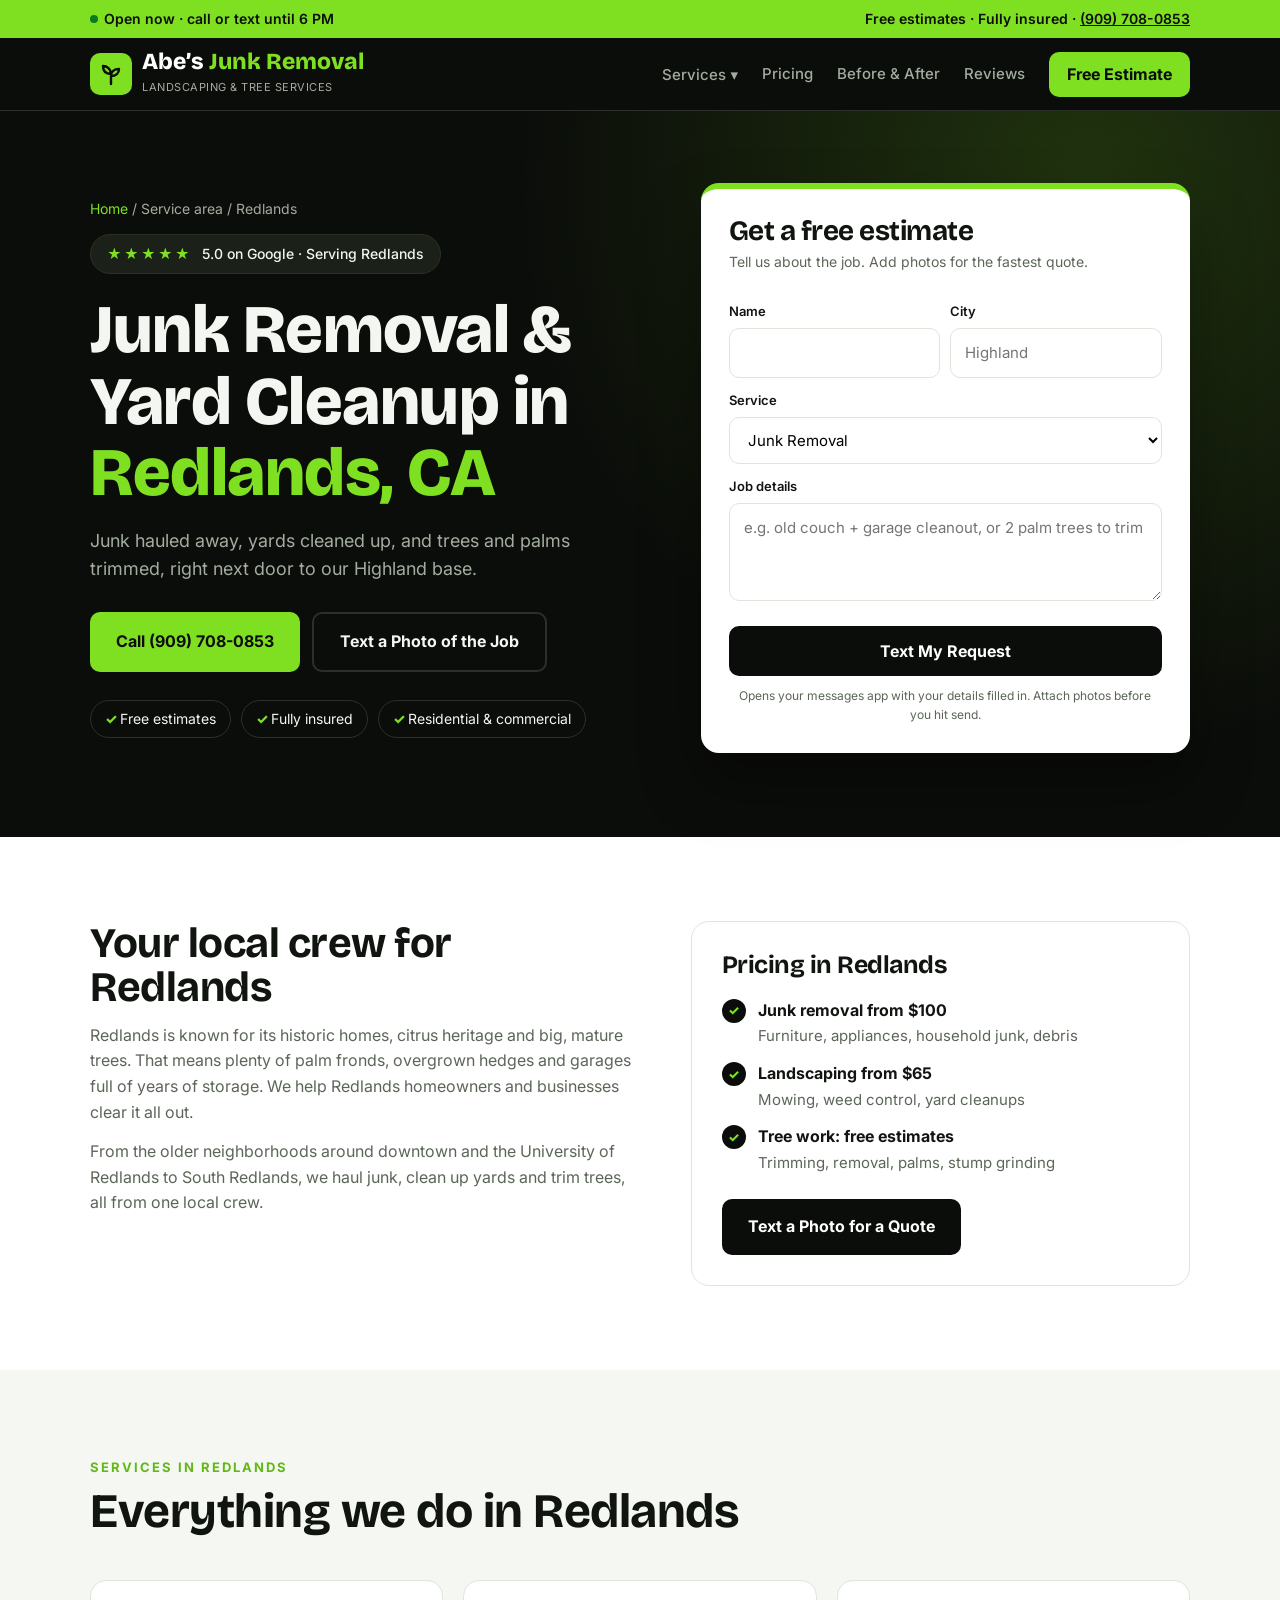
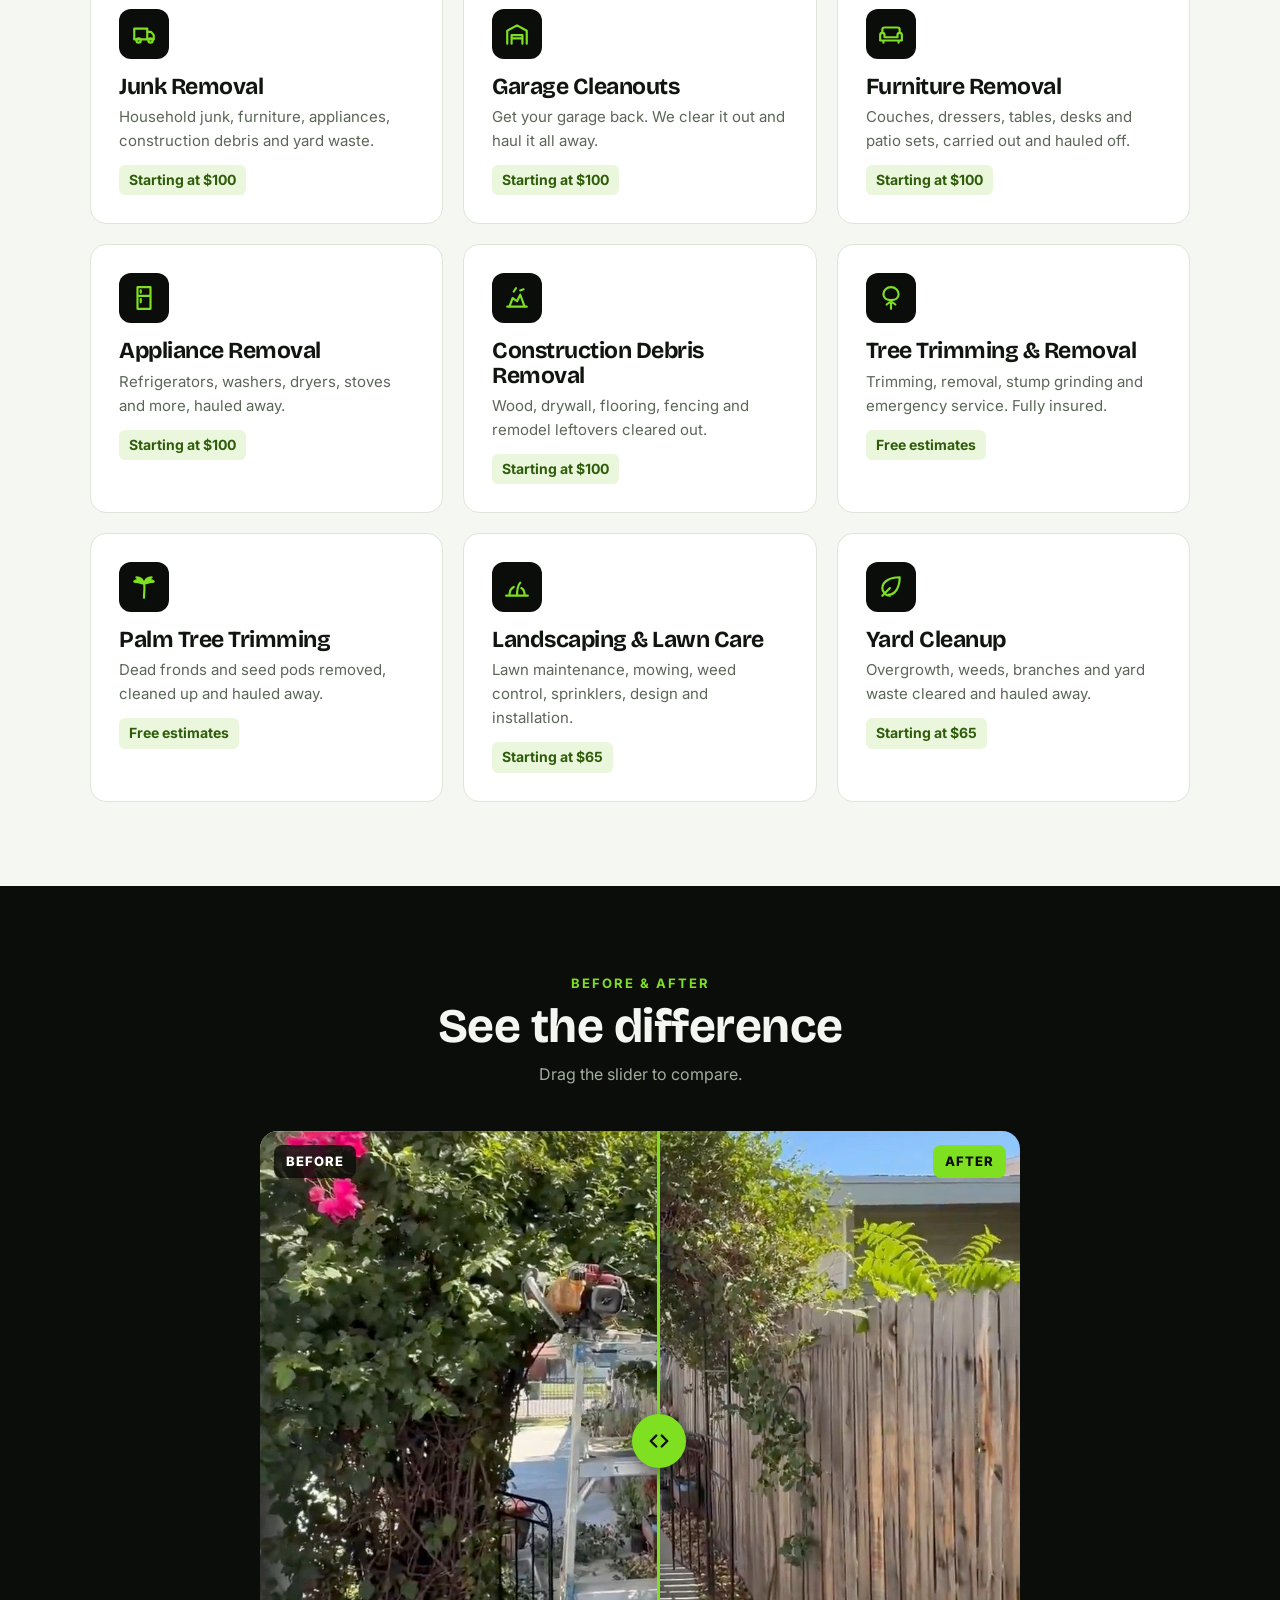
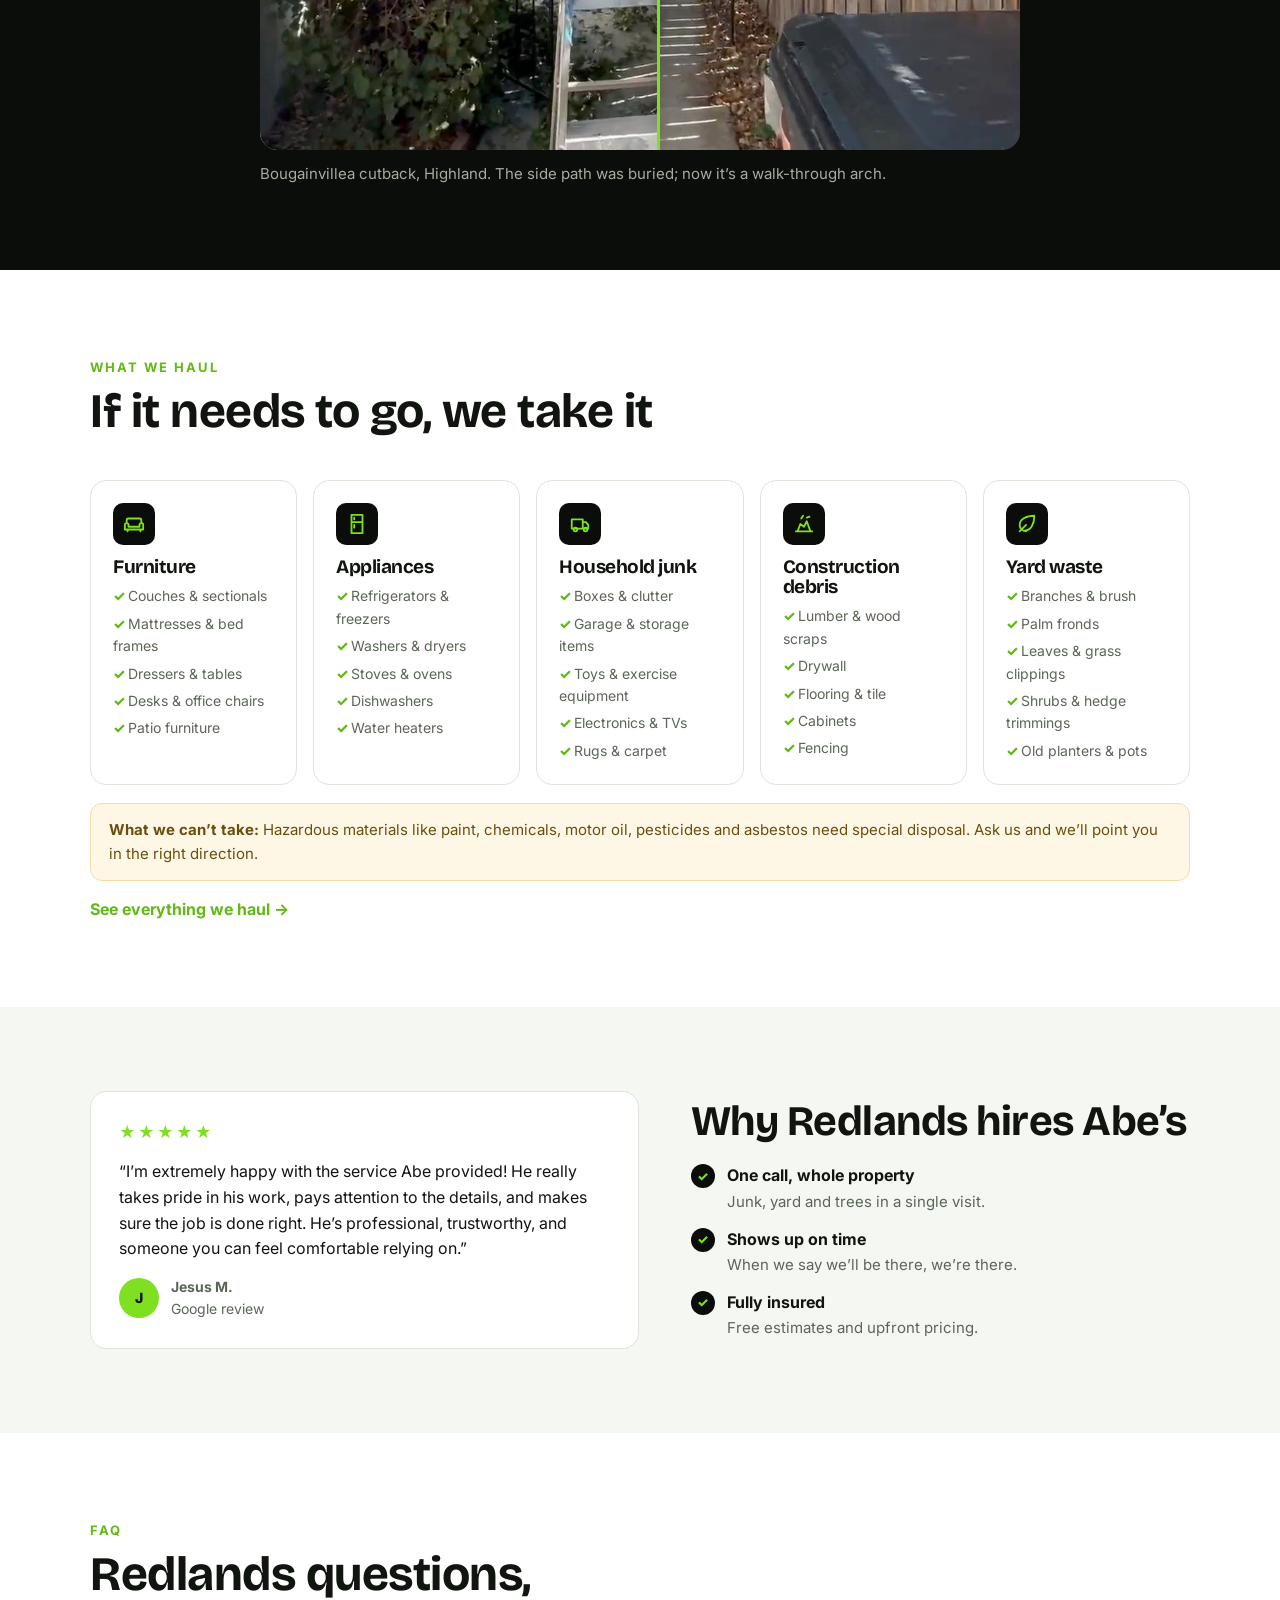
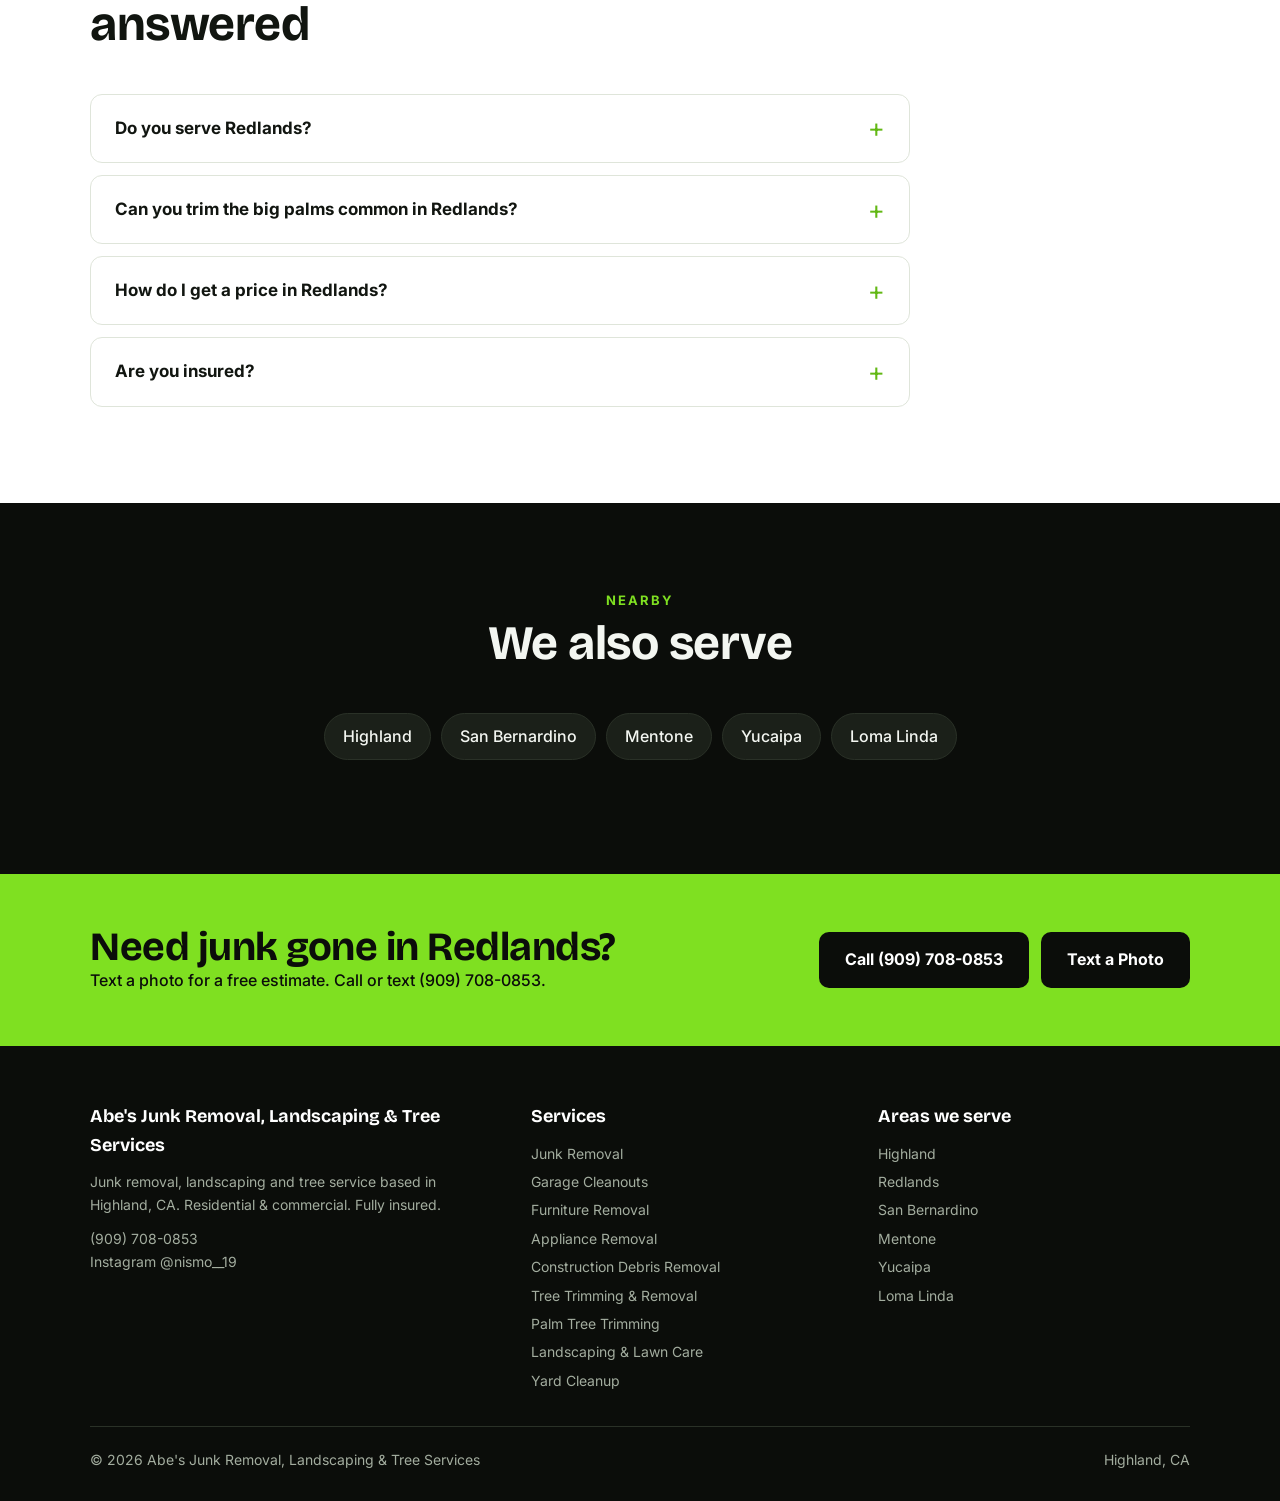
<file: areas/redlands/index.html>
<!doctype html>
<html lang="en">
<head>
<meta charset="utf-8">
<meta name="robots" content="noindex, nofollow">
<meta name="viewport" content="width=device-width, initial-scale=1">
<title>Junk Removal in Redlands, CA | Yard Cleanup &amp; Tree Service | Abe’s</title>
<meta name="description" content="Junk removal, yard cleanup, landscaping and tree &amp; palm trimming in Redlands, CA. Junk removal from $100, landscaping from $65. Fully insured, free estimates. (909) 708-0853.">
<link rel="canonical" href="https://www.abesjunkremoval.com/areas/redlands/">
<meta property="og:title" content="Junk Removal in Redlands, CA | Yard Cleanup &amp; Tree Service | Abe’s">
<meta property="og:description" content="Junk removal, yard cleanup, landscaping and tree &amp; palm trimming in Redlands, CA. Junk removal from $100, landscaping from $65. Fully insured, free estimates. (909) 708-0853.">
<meta property="og:type" content="website">
<meta property="og:image" content="https://www.abesjunkremoval.com/assets/photos/lawn-after.jpg">
<link rel="preconnect" href="https://fonts.googleapis.com">
<link href="https://fonts.googleapis.com/css2?family=Bricolage+Grotesque:wght@600;800&family=Inter:wght@400;500;600;700&display=swap" rel="stylesheet">
<link rel="stylesheet" href="../../assets/styles.css">
<script type="application/ld+json">
{
 "@context": "https://schema.org",
 "@graph": [
  {
   "@type": [
    "HomeAndConstructionBusiness",
    "LocalBusiness"
   ],
   "@id": "https://www.abesjunkremoval.com/#business",
   "name": "Abe's Junk Removal, Landscaping & Tree Services",
   "url": "https://www.abesjunkremoval.com/",
   "telephone": "+1-909-708-0853",
   "address": {
    "@type": "PostalAddress",
    "addressLocality": "Highland",
    "addressRegion": "CA",
    "postalCode": "92346",
    "addressCountry": "US"
   },
   "geo": {
    "@type": "GeoCoordinates",
    "latitude": 34.1130502,
    "longitude": -117.2097615
   },
   "areaServed": [
    "Highland",
    "Redlands",
    "San Bernardino",
    "Mentone",
    "Yucaipa",
    "Loma Linda"
   ],
   "priceRange": "$$",
   "sameAs": [
    "https://www.instagram.com/nismo__19/"
   ],
   "aggregateRating": {
    "@type": "AggregateRating",
    "ratingValue": "5.0",
    "reviewCount": "16"
   },
   "hasMap": "https://www.google.com/maps/place/?q=place_id:ChIJg1mSGvGr3IAR5eYl2VqVgB4"
  },
  {
   "@type": "Service",
   "name": "Junk removal, landscaping and tree service in Redlands, CA",
   "provider": {
    "@id": "https://www.abesjunkremoval.com/#business"
   },
   "areaServed": {
    "@type": "City",
    "name": "Redlands, CA"
   },
   "url": "https://www.abesjunkremoval.com/areas/redlands/"
  },
  {
   "@type": "FAQPage",
   "mainEntity": [
    {
     "@type": "Question",
     "name": "Do you serve Redlands?",
     "acceptedAnswer": {
      "@type": "Answer",
      "text": "Yes. Redlands borders Highland, where we’re based, so it’s one of the areas we work in most."
     }
    },
    {
     "@type": "Question",
     "name": "Can you trim the big palms common in Redlands?",
     "acceptedAnswer": {
      "@type": "Answer",
      "text": "Yes. Palm tree trimming is one of our core services, including dead frond and seed pod removal and haul-away."
     }
    },
    {
     "@type": "Question",
     "name": "How do I get a price in Redlands?",
     "acceptedAnswer": {
      "@type": "Answer",
      "text": "Text a photo of the job to (909) 708-0853 or use the quote form. Estimates are always free."
     }
    },
    {
     "@type": "Question",
     "name": "Are you insured?",
     "acceptedAnswer": {
      "@type": "Answer",
      "text": "Yes. Abe’s is fully insured, for residential and commercial jobs."
     }
    }
   ]
  },
  {
   "@type": "BreadcrumbList",
   "itemListElement": [
    {
     "@type": "ListItem",
     "position": 1,
     "name": "Home",
     "item": "https://www.abesjunkremoval.com/"
    },
    {
     "@type": "ListItem",
     "position": 2,
     "name": "Redlands",
     "item": "https://www.abesjunkremoval.com/areas/redlands/"
    }
   ]
  }
 ]
}
</script>
</head>
<body>
<div class="topbar"><div class="wrap">
  <span class="status" id="status"><i class="dot"></i><span>Checking hours…</span></span>
  <span>Free estimates · Fully insured · <a href="tel:+19097080853">(909) 708-0853</a></span>
</div></div>
<header class="nav"><div class="wrap">
  <a href="../../" class="logo"><span class="mk"><svg width="24" height="24" viewBox="0 0 24 24" fill="none" stroke="#0b0d0a" stroke-width="2.4" stroke-linecap="round" stroke-linejoin="round"><path d="M12 22V12M12 12C12 7 8 4 4 4c0 5 3 8 8 8zM12 14c0-4 3-7 8-7 0 4-3 7-8 7z"/></svg></span><span><b>Abe’s <span>Junk Removal</span></b><small>LANDSCAPING &amp; TREE SERVICES</small></span></a>
  <nav>
    <div class="dd"><button type="button" aria-haspopup="true">Services ▾</button><div class="dd-menu"><a href="../../services/junk-removal/">Junk Removal</a><a href="../../services/garage-cleanouts/">Garage Cleanouts</a><a href="../../services/furniture-removal/">Furniture Removal</a><a href="../../services/appliance-removal/">Appliance Removal</a><a href="../../services/construction-debris-removal/">Construction Debris Removal</a><a href="../../services/tree-service/">Tree Trimming & Removal</a><a href="../../services/palm-tree-trimming/">Palm Tree Trimming</a><a href="../../services/landscaping/">Landscaping & Lawn Care</a><a href="../../services/yard-cleanup/">Yard Cleanup</a></div></div>
    <a href="../../#pricing">Pricing</a><a href="../../#before-after">Before &amp; After</a><a href="../../#reviews">Reviews</a>
    <a href="../../#quote" class="btn btn-lime">Free Estimate</a>
  </nav>
</div></header>

<section class="hero" style="padding:0"><div class="wrap">
  <div>
    <div class="crumbs"><a href="../../">Home</a> / Service area / Redlands</div>
    <span class="rating"><span class="st">★★★★★</span> 5.0 on Google · Serving Redlands</span>
    <h1>Junk Removal &amp; Yard Cleanup in <span>Redlands, CA</span></h1>
    <p class="lead">Junk hauled away, yards cleaned up, and trees and palms trimmed, right next door to our Highland base.</p>
    <div class="ctas">
      <a href="tel:+19097080853" class="btn btn-lime">Call (909) 708-0853</a>
      <a href="sms:+19097080853" class="btn btn-out">Text a Photo of the Job</a>
    </div>
    <ul class="checks"><li>Free estimates</li><li>Fully insured</li><li>Residential &amp; commercial</li></ul>
  </div>
  <form class="quote-card" id="quote" onsubmit="return sendQuote(event)">
    <h2>Get a free estimate</h2>
    <p class="s">Tell us about the job. Add photos for the fastest quote.</p>
    <div class="row">
      <div><label for="qn">Name</label><input id="qn" required autocomplete="name"></div>
      <div><label for="qc">City</label><input id="qc" placeholder="Highland" autocomplete="address-level2"></div>
    </div>
    <label for="qs">Service</label>
    <select id="qs"><option>Junk Removal</option><option>Garage Cleanouts</option><option>Furniture Removal</option><option>Appliance Removal</option><option>Construction Debris Removal</option><option>Tree Trimming & Removal</option><option>Palm Tree Trimming</option><option>Landscaping & Lawn Care</option><option>Yard Cleanup</option><option>Not sure / multiple things</option></select>
    <label for="qd">Job details</label>
    <textarea id="qd" rows="3" placeholder="e.g. old couch + garage cleanout, or 2 palm trees to trim"></textarea>
    <button class="btn btn-dark" type="submit">Text My Request</button>
    <p class="note">Opens your messages app with your details filled in. Attach photos before you hit send.</p>
  </form>
</div></section>

<section><div class="wrap split">
  <div class="prose">
    <h2>Your local crew for Redlands</h2>
    <p>Redlands is known for its historic homes, citrus heritage and big, mature trees. That means plenty of palm fronds, overgrown hedges and garages full of years of storage. We help Redlands homeowners and businesses clear it all out.</p><p>From the older neighborhoods around downtown and the University of Redlands to South Redlands, we haul junk, clean up yards and trim trees, all from one local crew.</p>
  </div>
  <div class="box">
    <h3>Pricing in Redlands</h3>
    <ul class="ticks">
      <li><div><b>Junk removal from $100</b><span>Furniture, appliances, household junk, debris</span></div></li>
      <li><div><b>Landscaping from $65</b><span>Mowing, weed control, yard cleanups</span></div></li>
      <li><div><b>Tree work: free estimates</b><span>Trimming, removal, palms, stump grinding</span></div></li>
    </ul>
    <a href="sms:+19097080853" class="btn btn-dark" style="margin-top:24px">Text a Photo for a Quote</a>
  </div>
</div></section>

<section class="alt"><div class="wrap">
  <div class="sh"><small>Services in Redlands</small><h2>Everything we do in Redlands</h2></div>
  <div class="svc">
    <a href="../../services/junk-removal/"><div class="ic"><svg width="26" height="26" viewBox="0 0 24 24" fill="none" stroke="currentColor" stroke-width="2" stroke-linecap="round" stroke-linejoin="round"><path d="M3 7h12v10H3zM15 10h3.5l2.5 3v4h-6"/><circle cx="7" cy="18" r="2"/><circle cx="18" cy="18" r="2"/></svg></div><h3>Junk Removal</h3><p>Household junk, furniture, appliances, construction debris and yard waste.</p><span class="price">Starting at $100</span></a>
    <a href="../../services/garage-cleanouts/"><div class="ic"><svg width="26" height="26" viewBox="0 0 24 24" fill="none" stroke="currentColor" stroke-width="2" stroke-linecap="round" stroke-linejoin="round"><path d="M3 21V9l9-5 9 5v12M7 21v-8h10v8M7 16h10"/></svg></div><h3>Garage Cleanouts</h3><p>Get your garage back. We clear it out and haul it all away.</p><span class="price">Starting at $100</span></a>
    <a href="../../services/furniture-removal/"><div class="ic"><svg width="26" height="26" viewBox="0 0 24 24" fill="none" stroke="currentColor" stroke-width="2" stroke-linecap="round" stroke-linejoin="round"><path d="M4 11V8a2 2 0 0 1 2-2h12a2 2 0 0 1 2 2v3M2 13a2 2 0 0 1 4 0v2h12v-2a2 2 0 0 1 4 0v5H2zM5 18v2M19 18v2"/></svg></div><h3>Furniture Removal</h3><p>Couches, dressers, tables, desks and patio sets, carried out and hauled off.</p><span class="price">Starting at $100</span></a>
    <a href="../../services/appliance-removal/"><div class="ic"><svg width="26" height="26" viewBox="0 0 24 24" fill="none" stroke="currentColor" stroke-width="2" stroke-linecap="round" stroke-linejoin="round"><path d="M6 2h12v20H6zM6 10h12M9 5v2M9 13v3"/></svg></div><h3>Appliance Removal</h3><p>Refrigerators, washers, dryers, stoves and more, hauled away.</p><span class="price">Starting at $100</span></a>
    <a href="../../services/construction-debris-removal/"><div class="ic"><svg width="26" height="26" viewBox="0 0 24 24" fill="none" stroke="currentColor" stroke-width="2" stroke-linecap="round" stroke-linejoin="round"><path d="M3 20h18M5 20l3-8 4 3 3-6 4 11M9 6l2-3M15 5l3-1"/></svg></div><h3>Construction Debris Removal</h3><p>Wood, drywall, flooring, fencing and remodel leftovers cleared out.</p><span class="price">Starting at $100</span></a>
    <a href="../../services/tree-service/"><div class="ic"><svg width="26" height="26" viewBox="0 0 24 24" fill="none" stroke="currentColor" stroke-width="2" stroke-linecap="round" stroke-linejoin="round"><path d="M12 22v-7M12 15l-4 3M12 15l4 3M12 2c4 0 7 3 7 6.5S16 14 12 14s-7-2-7-5.5S8 2 12 2z"/></svg></div><h3>Tree Trimming & Removal</h3><p>Trimming, removal, stump grinding and emergency service. Fully insured.</p><span class="price">Free estimates</span></a>
    <a href="../../services/palm-tree-trimming/"><div class="ic"><svg width="26" height="26" viewBox="0 0 24 24" fill="none" stroke="currentColor" stroke-width="2" stroke-linecap="round" stroke-linejoin="round"><path d="M12 22c0-6 1-10 0-13M12 9C9 5 5 5 3 7c3 0 6 1 9 2zM12 9c3-4 7-4 9-2-3 0-6 1-9 2zM12 9c-1-4-4-6-7-6 2 2 5 4 7 6zM12 9c1-4 4-6 7-6-2 2-5 4-7 6z"/></svg></div><h3>Palm Tree Trimming</h3><p>Dead fronds and seed pods removed, cleaned up and hauled away.</p><span class="price">Free estimates</span></a>
    <a href="../../services/landscaping/"><div class="ic"><svg width="26" height="26" viewBox="0 0 24 24" fill="none" stroke="currentColor" stroke-width="2" stroke-linecap="round" stroke-linejoin="round"><path d="M2 20h20M5 20c0-4 2-7 4-8M12 20c0-6 1-10 3-12M19 20c0-3-1-6-3-7"/></svg></div><h3>Landscaping & Lawn Care</h3><p>Lawn maintenance, mowing, weed control, sprinklers, design and installation.</p><span class="price">Starting at $65</span></a>
    <a href="../../services/yard-cleanup/"><div class="ic"><svg width="26" height="26" viewBox="0 0 24 24" fill="none" stroke="currentColor" stroke-width="2" stroke-linecap="round" stroke-linejoin="round"><path d="M11 20A7 7 0 0 1 4 13c0-6 7-10 16-10 0 9-4 16-10 16zM4 20l7-7"/></svg></div><h3>Yard Cleanup</h3><p>Overgrowth, weeds, branches and yard waste cleared and hauled away.</p><span class="price">Starting at $65</span></a>
  </div>
</div></section>

<section class="dark"><div class="wrap">
  <div class="sh c"><small>Before &amp; after</small><h2>See the difference</h2><p>Drag the slider to compare.</p></div>
  <div style="max-width:760px;margin:0 auto"><div><figure class="ba ba-main" tabindex="0" role="slider" aria-label="Before and after: Overgrown bougainvillea cut back into a clean archway. Use left and right arrows to compare." aria-valuemin="0" aria-valuemax="100" aria-valuenow="50">
      <img src="../../assets/photos/ba-arch-after.jpg" alt="After: Overgrown bougainvillea cut back into a clean archway" loading="lazy" draggable="false">
      <img class="ba-before" src="../../assets/photos/ba-arch-before.jpg" alt="Before: Overgrown bougainvillea cut back into a clean archway" loading="lazy" draggable="false">
      <span class="ba-tag b">Before</span><span class="ba-tag a">After</span>
      <span class="ba-line"></span>
      <span class="ba-knob"><svg width="22" height="22" viewBox="0 0 24 24" fill="none" stroke="currentColor" stroke-width="2.6" stroke-linecap="round" stroke-linejoin="round"><path d="M9 6l-6 6 6 6M15 6l6 6-6 6"/></svg></span>
    </figure><p class="ba-cap">Bougainvillea cutback, Highland. The side path was buried; now it’s a walk-through arch.</p></div></div>
</div></section>

<section><div class="wrap">
  <div class="sh"><small>What we haul</small><h2>If it needs to go, we take it</h2></div>
  <div class="items"><div class="item-col"><div class="ic"><svg width="22" height="22" viewBox="0 0 24 24" fill="none" stroke="currentColor" stroke-width="2" stroke-linecap="round" stroke-linejoin="round"><path d="M4 11V8a2 2 0 0 1 2-2h12a2 2 0 0 1 2 2v3M2 13a2 2 0 0 1 4 0v2h12v-2a2 2 0 0 1 4 0v5H2zM5 18v2M19 18v2"/></svg></div><h3>Furniture</h3><ul><li>Couches &amp; sectionals</li><li>Mattresses &amp; bed frames</li><li>Dressers &amp; tables</li><li>Desks &amp; office chairs</li><li>Patio furniture</li></ul></div><div class="item-col"><div class="ic"><svg width="22" height="22" viewBox="0 0 24 24" fill="none" stroke="currentColor" stroke-width="2" stroke-linecap="round" stroke-linejoin="round"><path d="M6 2h12v20H6zM6 10h12M9 5v2M9 13v3"/></svg></div><h3>Appliances</h3><ul><li>Refrigerators &amp; freezers</li><li>Washers &amp; dryers</li><li>Stoves &amp; ovens</li><li>Dishwashers</li><li>Water heaters</li></ul></div><div class="item-col"><div class="ic"><svg width="22" height="22" viewBox="0 0 24 24" fill="none" stroke="currentColor" stroke-width="2" stroke-linecap="round" stroke-linejoin="round"><path d="M3 7h12v10H3zM15 10h3.5l2.5 3v4h-6"/><circle cx="7" cy="18" r="2"/><circle cx="18" cy="18" r="2"/></svg></div><h3>Household junk</h3><ul><li>Boxes &amp; clutter</li><li>Garage &amp; storage items</li><li>Toys &amp; exercise equipment</li><li>Electronics &amp; TVs</li><li>Rugs &amp; carpet</li></ul></div><div class="item-col"><div class="ic"><svg width="22" height="22" viewBox="0 0 24 24" fill="none" stroke="currentColor" stroke-width="2" stroke-linecap="round" stroke-linejoin="round"><path d="M3 20h18M5 20l3-8 4 3 3-6 4 11M9 6l2-3M15 5l3-1"/></svg></div><h3>Construction debris</h3><ul><li>Lumber &amp; wood scraps</li><li>Drywall</li><li>Flooring &amp; tile</li><li>Cabinets</li><li>Fencing</li></ul></div><div class="item-col"><div class="ic"><svg width="22" height="22" viewBox="0 0 24 24" fill="none" stroke="currentColor" stroke-width="2" stroke-linecap="round" stroke-linejoin="round"><path d="M11 20A7 7 0 0 1 4 13c0-6 7-10 16-10 0 9-4 16-10 16zM4 20l7-7"/></svg></div><h3>Yard waste</h3><ul><li>Branches &amp; brush</li><li>Palm fronds</li><li>Leaves &amp; grass clippings</li><li>Shrubs &amp; hedge trimmings</li><li>Old planters &amp; pots</li></ul></div></div>
  <div class="items-no"><b>What we can’t take:</b> Hazardous materials like paint, chemicals, motor oil, pesticides and asbestos need special disposal. Ask us and we’ll point you in the right direction.</div><p class="items-more"><a href="../../services/junk-removal/#items">See everything we haul →</a></p>
</div></section>

<section class="alt"><div class="wrap split" style="align-items:center">
  <figure class="quote">
      <div class="stars">★★★★★</div>
      <blockquote>“I’m extremely happy with the service Abe provided! He really takes pride in his work, pays attention to the details, and makes sure the job is done right. He’s professional, trustworthy, and someone you can feel comfortable relying on.”</blockquote>
      <figcaption><span class="av">J</span><span><b>Jesus M.</b>Google review</span></figcaption>
    </figure>
  <div class="prose">
    <h2>Why Redlands hires Abe’s</h2>
    <ul class="ticks">
      <li><div><b>One call, whole property</b><span>Junk, yard and trees in a single visit.</span></div></li>
      <li><div><b>Shows up on time</b><span>When we say we’ll be there, we’re there.</span></div></li>
      <li><div><b>Fully insured</b><span>Free estimates and upfront pricing.</span></div></li>
    </ul>
  </div>
</div></section>

<section id="faq"><div class="wrap">
  <div class="sh"><small>FAQ</small><h2>Redlands questions, answered</h2></div>
  <div class="faq"><details><summary>Do you serve Redlands?</summary><p>Yes. Redlands borders Highland, where we’re based, so it’s one of the areas we work in most.</p></details>
<details><summary>Can you trim the big palms common in Redlands?</summary><p>Yes. Palm tree trimming is one of our core services, including dead frond and seed pod removal and haul-away.</p></details>
<details><summary>How do I get a price in Redlands?</summary><p>Text a photo of the job to (909) 708-0853 or use the quote form. Estimates are always free.</p></details>
<details><summary>Are you insured?</summary><p>Yes. Abe’s is fully insured, for residential and commercial jobs.</p></details></div>
</div></section>

<section class="dark" style="text-align:center"><div class="wrap">
  <div class="sh c"><small>Nearby</small><h2>We also serve</h2></div>
  <div class="towns"><a href="../../">Highland</a><a href="../../areas/san-bernardino/">San Bernardino</a><a href="../../areas/mentone/">Mentone</a><a href="../../areas/yucaipa/">Yucaipa</a><a href="../../areas/loma-linda/">Loma Linda</a></div>
</div></section>

<section class="cta" style="padding:52px 0"><div class="wrap">
  <div><h2>Need junk gone in Redlands?</h2><p>Text a photo for a free estimate. Call or text (909) 708-0853.</p></div>
  <div class="ctas"><a href="tel:+19097080853" class="btn btn-dark">Call (909) 708-0853</a><a href="sms:+19097080853" class="btn btn-dark">Text a Photo</a></div>
</div></section>

<footer><div class="wrap">
  <div class="fcols">
    <div>
      <h4>Abe's Junk Removal, Landscaping & Tree Services</h4>
      <p>Junk removal, landscaping and tree service based in Highland, CA. Residential &amp; commercial. Fully insured.</p>
      <p style="margin-top:12px"><a href="tel:+19097080853">(909) 708-0853</a><br><a href="https://www.instagram.com/nismo__19/" target="_blank" rel="noopener">Instagram @nismo__19</a></p>
    </div>
    <div><h4>Services</h4><ul><li><a href="../../services/junk-removal/">Junk Removal</a></li><li><a href="../../services/garage-cleanouts/">Garage Cleanouts</a></li><li><a href="../../services/furniture-removal/">Furniture Removal</a></li><li><a href="../../services/appliance-removal/">Appliance Removal</a></li><li><a href="../../services/construction-debris-removal/">Construction Debris Removal</a></li><li><a href="../../services/tree-service/">Tree Trimming & Removal</a></li><li><a href="../../services/palm-tree-trimming/">Palm Tree Trimming</a></li><li><a href="../../services/landscaping/">Landscaping & Lawn Care</a></li><li><a href="../../services/yard-cleanup/">Yard Cleanup</a></li></ul></div>
    <div><h4>Areas we serve</h4><ul><li><a href="../../">Highland</a></li><li><a href="../../areas/redlands/">Redlands</a></li><li><a href="../../areas/san-bernardino/">San Bernardino</a></li><li><a href="../../areas/mentone/">Mentone</a></li><li><a href="../../areas/yucaipa/">Yucaipa</a></li><li><a href="../../areas/loma-linda/">Loma Linda</a></li></ul></div>
  </div>
  <div class="fbot"><span>© <span class="yr"></span> Abe's Junk Removal, Landscaping & Tree Services</span><span>Highland, CA</span></div>
</div></footer>

<div class="mbar"><a href="tel:+19097080853" class="btn btn-lime">Call</a><a href="sms:+19097080853" class="btn btn-dark">Text a Photo</a></div>
<script src="../../assets/site.js"></script>
</body>
</html>
</file>
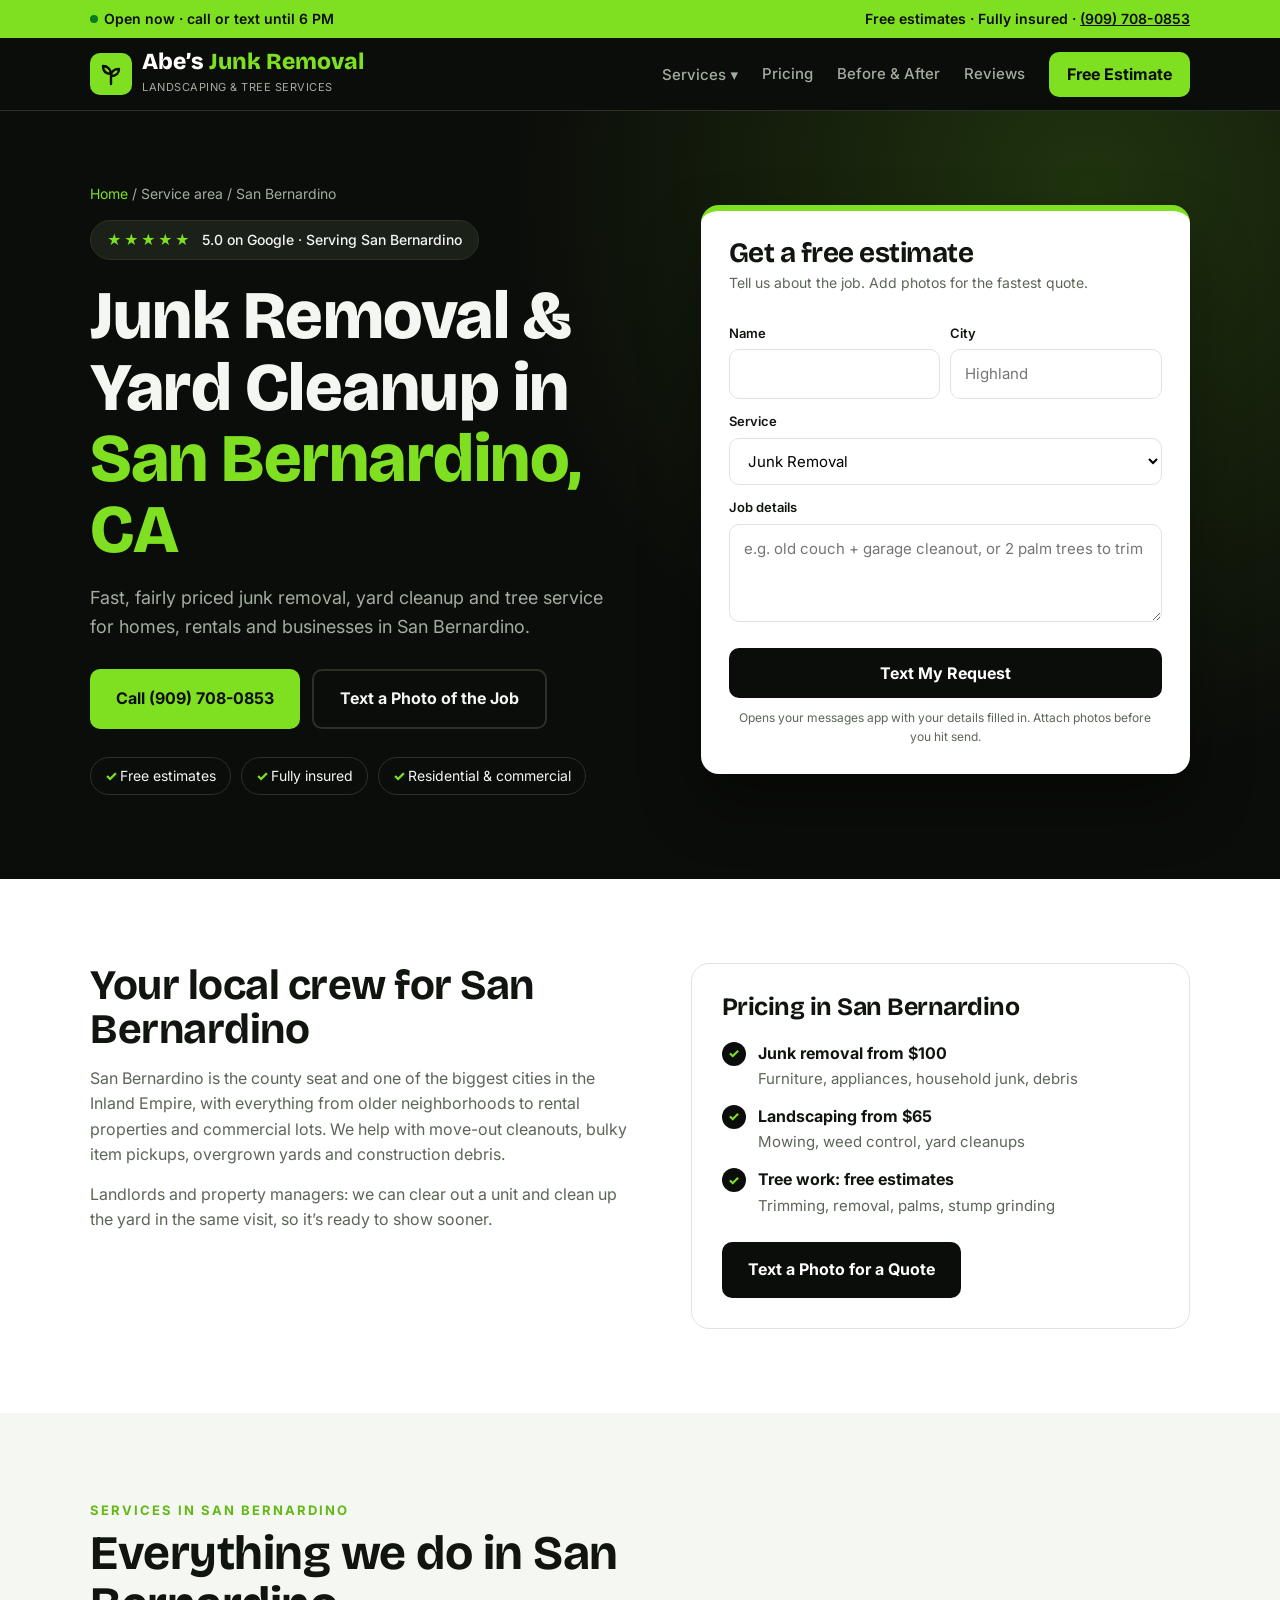
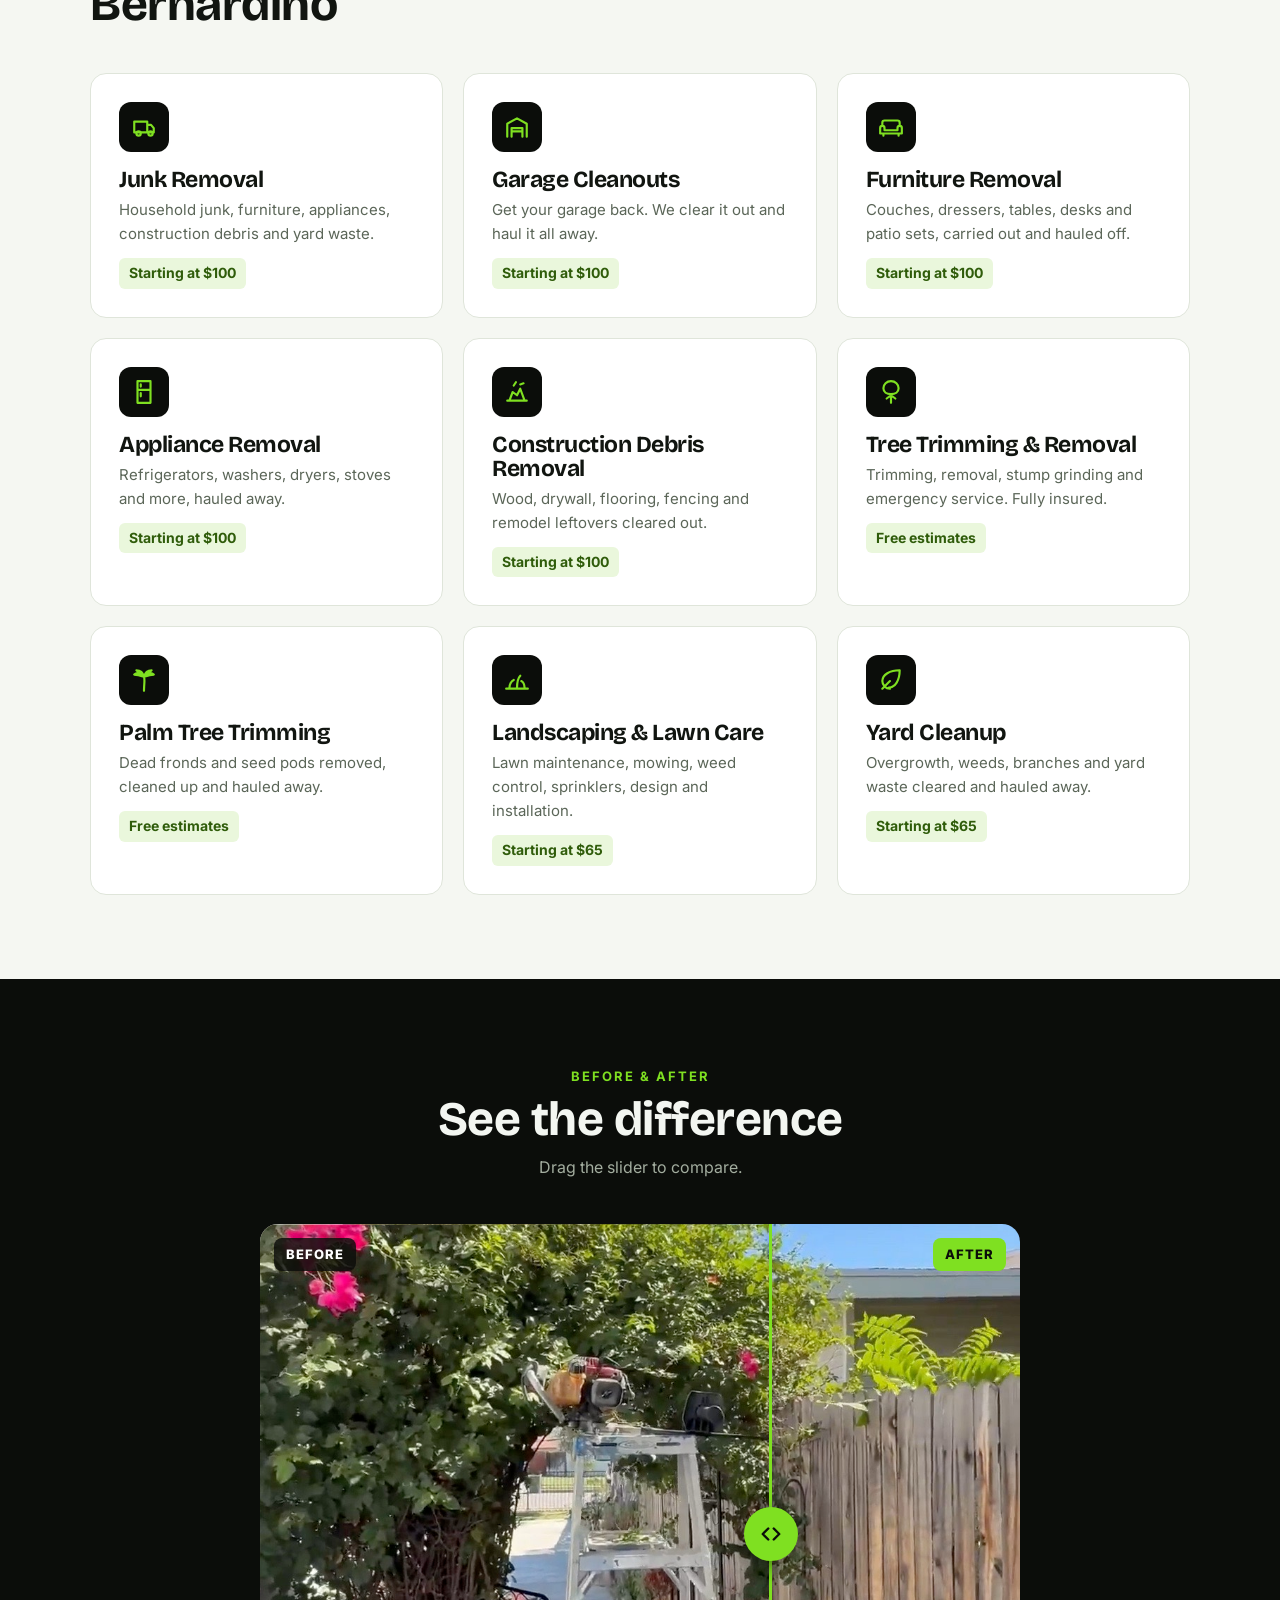
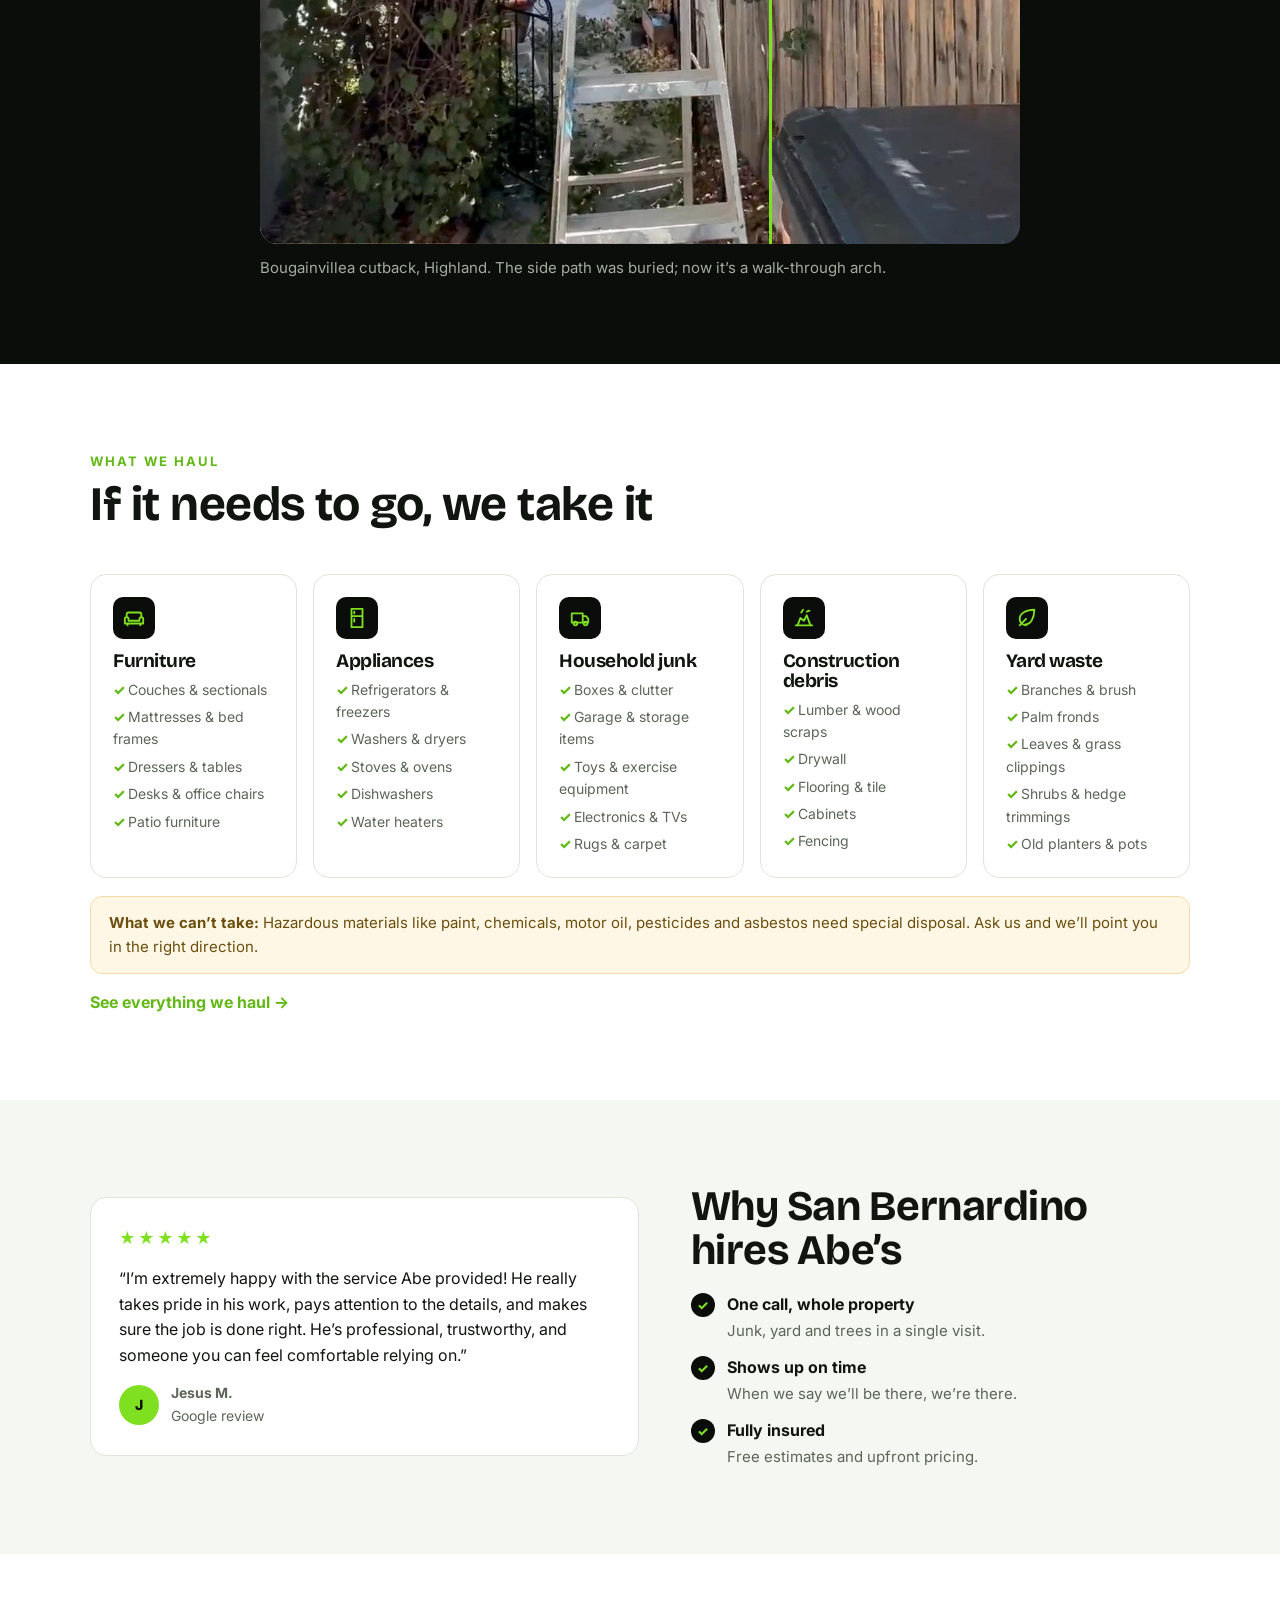
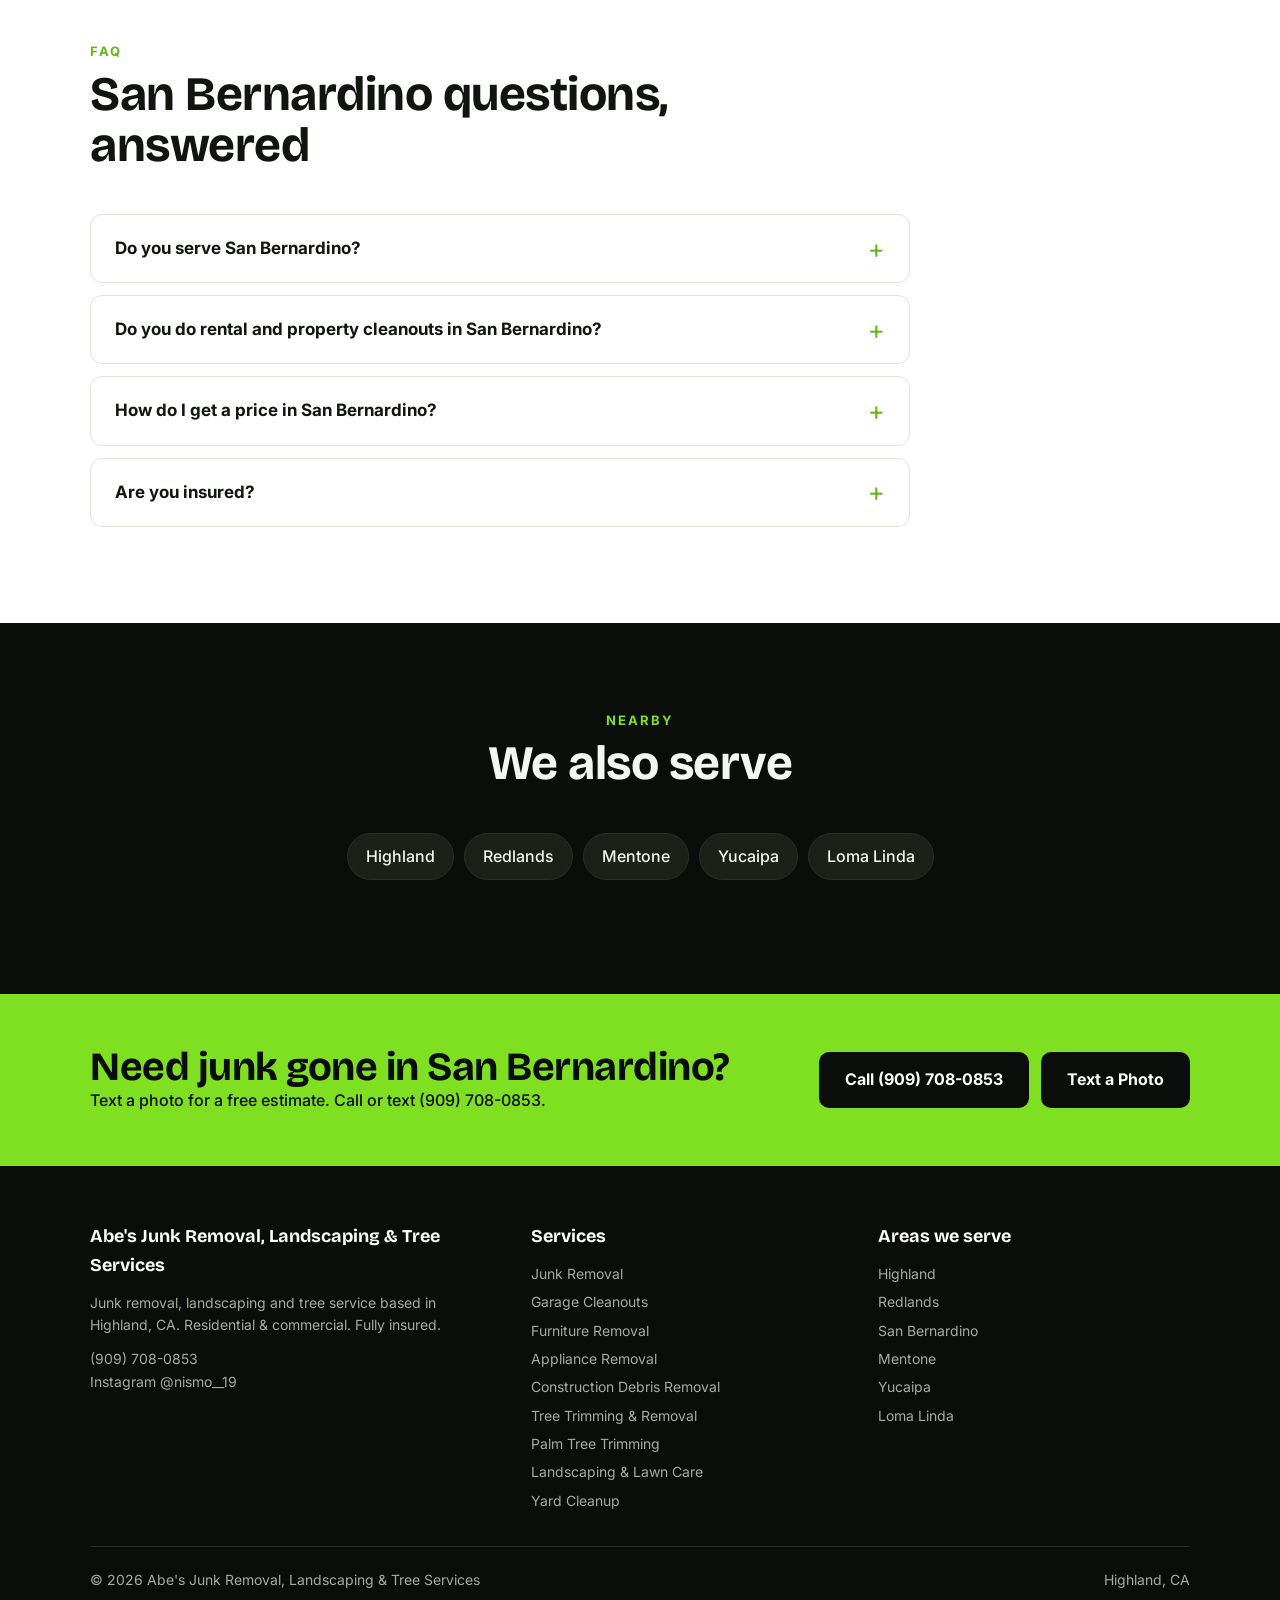
<file: areas/san-bernardino/index.html>
<!doctype html>
<html lang="en">
<head>
<meta charset="utf-8">
<meta name="robots" content="noindex, nofollow">
<meta name="viewport" content="width=device-width, initial-scale=1">
<title>Junk Removal in San Bernardino, CA | Yard Cleanup &amp; Tree Service | Abe’s</title>
<meta name="description" content="Junk removal, yard cleanup, landscaping and tree &amp; palm trimming in San Bernardino, CA. Junk removal from $100, landscaping from $65. Fully insured, free estimates. (909) 708-0853.">
<link rel="canonical" href="https://www.abesjunkremoval.com/areas/san-bernardino/">
<meta property="og:title" content="Junk Removal in San Bernardino, CA | Yard Cleanup &amp; Tree Service | Abe’s">
<meta property="og:description" content="Junk removal, yard cleanup, landscaping and tree &amp; palm trimming in San Bernardino, CA. Junk removal from $100, landscaping from $65. Fully insured, free estimates. (909) 708-0853.">
<meta property="og:type" content="website">
<meta property="og:image" content="https://www.abesjunkremoval.com/assets/photos/lawn-after.jpg">
<link rel="preconnect" href="https://fonts.googleapis.com">
<link href="https://fonts.googleapis.com/css2?family=Bricolage+Grotesque:wght@600;800&family=Inter:wght@400;500;600;700&display=swap" rel="stylesheet">
<link rel="stylesheet" href="../../assets/styles.css">
<script type="application/ld+json">
{
 "@context": "https://schema.org",
 "@graph": [
  {
   "@type": [
    "HomeAndConstructionBusiness",
    "LocalBusiness"
   ],
   "@id": "https://www.abesjunkremoval.com/#business",
   "name": "Abe's Junk Removal, Landscaping & Tree Services",
   "url": "https://www.abesjunkremoval.com/",
   "telephone": "+1-909-708-0853",
   "address": {
    "@type": "PostalAddress",
    "addressLocality": "Highland",
    "addressRegion": "CA",
    "postalCode": "92346",
    "addressCountry": "US"
   },
   "geo": {
    "@type": "GeoCoordinates",
    "latitude": 34.1130502,
    "longitude": -117.2097615
   },
   "areaServed": [
    "Highland",
    "Redlands",
    "San Bernardino",
    "Mentone",
    "Yucaipa",
    "Loma Linda"
   ],
   "priceRange": "$$",
   "sameAs": [
    "https://www.instagram.com/nismo__19/"
   ],
   "aggregateRating": {
    "@type": "AggregateRating",
    "ratingValue": "5.0",
    "reviewCount": "16"
   },
   "hasMap": "https://www.google.com/maps/place/?q=place_id:ChIJg1mSGvGr3IAR5eYl2VqVgB4"
  },
  {
   "@type": "Service",
   "name": "Junk removal, landscaping and tree service in San Bernardino, CA",
   "provider": {
    "@id": "https://www.abesjunkremoval.com/#business"
   },
   "areaServed": {
    "@type": "City",
    "name": "San Bernardino, CA"
   },
   "url": "https://www.abesjunkremoval.com/areas/san-bernardino/"
  },
  {
   "@type": "FAQPage",
   "mainEntity": [
    {
     "@type": "Question",
     "name": "Do you serve San Bernardino?",
     "acceptedAnswer": {
      "@type": "Answer",
      "text": "Yes. San Bernardino borders Highland, so we’re close by."
     }
    },
    {
     "@type": "Question",
     "name": "Do you do rental and property cleanouts in San Bernardino?",
     "acceptedAnswer": {
      "@type": "Answer",
      "text": "Yes. We clear out junk and clean up yards for landlords, property managers and homeowners."
     }
    },
    {
     "@type": "Question",
     "name": "How do I get a price in San Bernardino?",
     "acceptedAnswer": {
      "@type": "Answer",
      "text": "Text a photo of the job to (909) 708-0853 or use the quote form. Estimates are always free."
     }
    },
    {
     "@type": "Question",
     "name": "Are you insured?",
     "acceptedAnswer": {
      "@type": "Answer",
      "text": "Yes. Abe’s is fully insured, for residential and commercial jobs."
     }
    }
   ]
  },
  {
   "@type": "BreadcrumbList",
   "itemListElement": [
    {
     "@type": "ListItem",
     "position": 1,
     "name": "Home",
     "item": "https://www.abesjunkremoval.com/"
    },
    {
     "@type": "ListItem",
     "position": 2,
     "name": "San Bernardino",
     "item": "https://www.abesjunkremoval.com/areas/san-bernardino/"
    }
   ]
  }
 ]
}
</script>
</head>
<body>
<div class="topbar"><div class="wrap">
  <span class="status" id="status"><i class="dot"></i><span>Checking hours…</span></span>
  <span>Free estimates · Fully insured · <a href="tel:+19097080853">(909) 708-0853</a></span>
</div></div>
<header class="nav"><div class="wrap">
  <a href="../../" class="logo"><span class="mk"><svg width="24" height="24" viewBox="0 0 24 24" fill="none" stroke="#0b0d0a" stroke-width="2.4" stroke-linecap="round" stroke-linejoin="round"><path d="M12 22V12M12 12C12 7 8 4 4 4c0 5 3 8 8 8zM12 14c0-4 3-7 8-7 0 4-3 7-8 7z"/></svg></span><span><b>Abe’s <span>Junk Removal</span></b><small>LANDSCAPING &amp; TREE SERVICES</small></span></a>
  <nav>
    <div class="dd"><button type="button" aria-haspopup="true">Services ▾</button><div class="dd-menu"><a href="../../services/junk-removal/">Junk Removal</a><a href="../../services/garage-cleanouts/">Garage Cleanouts</a><a href="../../services/furniture-removal/">Furniture Removal</a><a href="../../services/appliance-removal/">Appliance Removal</a><a href="../../services/construction-debris-removal/">Construction Debris Removal</a><a href="../../services/tree-service/">Tree Trimming & Removal</a><a href="../../services/palm-tree-trimming/">Palm Tree Trimming</a><a href="../../services/landscaping/">Landscaping & Lawn Care</a><a href="../../services/yard-cleanup/">Yard Cleanup</a></div></div>
    <a href="../../#pricing">Pricing</a><a href="../../#before-after">Before &amp; After</a><a href="../../#reviews">Reviews</a>
    <a href="../../#quote" class="btn btn-lime">Free Estimate</a>
  </nav>
</div></header>

<section class="hero" style="padding:0"><div class="wrap">
  <div>
    <div class="crumbs"><a href="../../">Home</a> / Service area / San Bernardino</div>
    <span class="rating"><span class="st">★★★★★</span> 5.0 on Google · Serving San Bernardino</span>
    <h1>Junk Removal &amp; Yard Cleanup in <span>San Bernardino, CA</span></h1>
    <p class="lead">Fast, fairly priced junk removal, yard cleanup and tree service for homes, rentals and businesses in San Bernardino.</p>
    <div class="ctas">
      <a href="tel:+19097080853" class="btn btn-lime">Call (909) 708-0853</a>
      <a href="sms:+19097080853" class="btn btn-out">Text a Photo of the Job</a>
    </div>
    <ul class="checks"><li>Free estimates</li><li>Fully insured</li><li>Residential &amp; commercial</li></ul>
  </div>
  <form class="quote-card" id="quote" onsubmit="return sendQuote(event)">
    <h2>Get a free estimate</h2>
    <p class="s">Tell us about the job. Add photos for the fastest quote.</p>
    <div class="row">
      <div><label for="qn">Name</label><input id="qn" required autocomplete="name"></div>
      <div><label for="qc">City</label><input id="qc" placeholder="Highland" autocomplete="address-level2"></div>
    </div>
    <label for="qs">Service</label>
    <select id="qs"><option>Junk Removal</option><option>Garage Cleanouts</option><option>Furniture Removal</option><option>Appliance Removal</option><option>Construction Debris Removal</option><option>Tree Trimming & Removal</option><option>Palm Tree Trimming</option><option>Landscaping & Lawn Care</option><option>Yard Cleanup</option><option>Not sure / multiple things</option></select>
    <label for="qd">Job details</label>
    <textarea id="qd" rows="3" placeholder="e.g. old couch + garage cleanout, or 2 palm trees to trim"></textarea>
    <button class="btn btn-dark" type="submit">Text My Request</button>
    <p class="note">Opens your messages app with your details filled in. Attach photos before you hit send.</p>
  </form>
</div></section>

<section><div class="wrap split">
  <div class="prose">
    <h2>Your local crew for San Bernardino</h2>
    <p>San Bernardino is the county seat and one of the biggest cities in the Inland Empire, with everything from older neighborhoods to rental properties and commercial lots. We help with move-out cleanouts, bulky item pickups, overgrown yards and construction debris.</p><p>Landlords and property managers: we can clear out a unit and clean up the yard in the same visit, so it’s ready to show sooner.</p>
  </div>
  <div class="box">
    <h3>Pricing in San Bernardino</h3>
    <ul class="ticks">
      <li><div><b>Junk removal from $100</b><span>Furniture, appliances, household junk, debris</span></div></li>
      <li><div><b>Landscaping from $65</b><span>Mowing, weed control, yard cleanups</span></div></li>
      <li><div><b>Tree work: free estimates</b><span>Trimming, removal, palms, stump grinding</span></div></li>
    </ul>
    <a href="sms:+19097080853" class="btn btn-dark" style="margin-top:24px">Text a Photo for a Quote</a>
  </div>
</div></section>

<section class="alt"><div class="wrap">
  <div class="sh"><small>Services in San Bernardino</small><h2>Everything we do in San Bernardino</h2></div>
  <div class="svc">
    <a href="../../services/junk-removal/"><div class="ic"><svg width="26" height="26" viewBox="0 0 24 24" fill="none" stroke="currentColor" stroke-width="2" stroke-linecap="round" stroke-linejoin="round"><path d="M3 7h12v10H3zM15 10h3.5l2.5 3v4h-6"/><circle cx="7" cy="18" r="2"/><circle cx="18" cy="18" r="2"/></svg></div><h3>Junk Removal</h3><p>Household junk, furniture, appliances, construction debris and yard waste.</p><span class="price">Starting at $100</span></a>
    <a href="../../services/garage-cleanouts/"><div class="ic"><svg width="26" height="26" viewBox="0 0 24 24" fill="none" stroke="currentColor" stroke-width="2" stroke-linecap="round" stroke-linejoin="round"><path d="M3 21V9l9-5 9 5v12M7 21v-8h10v8M7 16h10"/></svg></div><h3>Garage Cleanouts</h3><p>Get your garage back. We clear it out and haul it all away.</p><span class="price">Starting at $100</span></a>
    <a href="../../services/furniture-removal/"><div class="ic"><svg width="26" height="26" viewBox="0 0 24 24" fill="none" stroke="currentColor" stroke-width="2" stroke-linecap="round" stroke-linejoin="round"><path d="M4 11V8a2 2 0 0 1 2-2h12a2 2 0 0 1 2 2v3M2 13a2 2 0 0 1 4 0v2h12v-2a2 2 0 0 1 4 0v5H2zM5 18v2M19 18v2"/></svg></div><h3>Furniture Removal</h3><p>Couches, dressers, tables, desks and patio sets, carried out and hauled off.</p><span class="price">Starting at $100</span></a>
    <a href="../../services/appliance-removal/"><div class="ic"><svg width="26" height="26" viewBox="0 0 24 24" fill="none" stroke="currentColor" stroke-width="2" stroke-linecap="round" stroke-linejoin="round"><path d="M6 2h12v20H6zM6 10h12M9 5v2M9 13v3"/></svg></div><h3>Appliance Removal</h3><p>Refrigerators, washers, dryers, stoves and more, hauled away.</p><span class="price">Starting at $100</span></a>
    <a href="../../services/construction-debris-removal/"><div class="ic"><svg width="26" height="26" viewBox="0 0 24 24" fill="none" stroke="currentColor" stroke-width="2" stroke-linecap="round" stroke-linejoin="round"><path d="M3 20h18M5 20l3-8 4 3 3-6 4 11M9 6l2-3M15 5l3-1"/></svg></div><h3>Construction Debris Removal</h3><p>Wood, drywall, flooring, fencing and remodel leftovers cleared out.</p><span class="price">Starting at $100</span></a>
    <a href="../../services/tree-service/"><div class="ic"><svg width="26" height="26" viewBox="0 0 24 24" fill="none" stroke="currentColor" stroke-width="2" stroke-linecap="round" stroke-linejoin="round"><path d="M12 22v-7M12 15l-4 3M12 15l4 3M12 2c4 0 7 3 7 6.5S16 14 12 14s-7-2-7-5.5S8 2 12 2z"/></svg></div><h3>Tree Trimming & Removal</h3><p>Trimming, removal, stump grinding and emergency service. Fully insured.</p><span class="price">Free estimates</span></a>
    <a href="../../services/palm-tree-trimming/"><div class="ic"><svg width="26" height="26" viewBox="0 0 24 24" fill="none" stroke="currentColor" stroke-width="2" stroke-linecap="round" stroke-linejoin="round"><path d="M12 22c0-6 1-10 0-13M12 9C9 5 5 5 3 7c3 0 6 1 9 2zM12 9c3-4 7-4 9-2-3 0-6 1-9 2zM12 9c-1-4-4-6-7-6 2 2 5 4 7 6zM12 9c1-4 4-6 7-6-2 2-5 4-7 6z"/></svg></div><h3>Palm Tree Trimming</h3><p>Dead fronds and seed pods removed, cleaned up and hauled away.</p><span class="price">Free estimates</span></a>
    <a href="../../services/landscaping/"><div class="ic"><svg width="26" height="26" viewBox="0 0 24 24" fill="none" stroke="currentColor" stroke-width="2" stroke-linecap="round" stroke-linejoin="round"><path d="M2 20h20M5 20c0-4 2-7 4-8M12 20c0-6 1-10 3-12M19 20c0-3-1-6-3-7"/></svg></div><h3>Landscaping & Lawn Care</h3><p>Lawn maintenance, mowing, weed control, sprinklers, design and installation.</p><span class="price">Starting at $65</span></a>
    <a href="../../services/yard-cleanup/"><div class="ic"><svg width="26" height="26" viewBox="0 0 24 24" fill="none" stroke="currentColor" stroke-width="2" stroke-linecap="round" stroke-linejoin="round"><path d="M11 20A7 7 0 0 1 4 13c0-6 7-10 16-10 0 9-4 16-10 16zM4 20l7-7"/></svg></div><h3>Yard Cleanup</h3><p>Overgrowth, weeds, branches and yard waste cleared and hauled away.</p><span class="price">Starting at $65</span></a>
  </div>
</div></section>

<section class="dark"><div class="wrap">
  <div class="sh c"><small>Before &amp; after</small><h2>See the difference</h2><p>Drag the slider to compare.</p></div>
  <div style="max-width:760px;margin:0 auto"><div><figure class="ba ba-main" tabindex="0" role="slider" aria-label="Before and after: Overgrown bougainvillea cut back into a clean archway. Use left and right arrows to compare." aria-valuemin="0" aria-valuemax="100" aria-valuenow="50">
      <img src="../../assets/photos/ba-arch-after.jpg" alt="After: Overgrown bougainvillea cut back into a clean archway" loading="lazy" draggable="false">
      <img class="ba-before" src="../../assets/photos/ba-arch-before.jpg" alt="Before: Overgrown bougainvillea cut back into a clean archway" loading="lazy" draggable="false">
      <span class="ba-tag b">Before</span><span class="ba-tag a">After</span>
      <span class="ba-line"></span>
      <span class="ba-knob"><svg width="22" height="22" viewBox="0 0 24 24" fill="none" stroke="currentColor" stroke-width="2.6" stroke-linecap="round" stroke-linejoin="round"><path d="M9 6l-6 6 6 6M15 6l6 6-6 6"/></svg></span>
    </figure><p class="ba-cap">Bougainvillea cutback, Highland. The side path was buried; now it’s a walk-through arch.</p></div></div>
</div></section>

<section><div class="wrap">
  <div class="sh"><small>What we haul</small><h2>If it needs to go, we take it</h2></div>
  <div class="items"><div class="item-col"><div class="ic"><svg width="22" height="22" viewBox="0 0 24 24" fill="none" stroke="currentColor" stroke-width="2" stroke-linecap="round" stroke-linejoin="round"><path d="M4 11V8a2 2 0 0 1 2-2h12a2 2 0 0 1 2 2v3M2 13a2 2 0 0 1 4 0v2h12v-2a2 2 0 0 1 4 0v5H2zM5 18v2M19 18v2"/></svg></div><h3>Furniture</h3><ul><li>Couches &amp; sectionals</li><li>Mattresses &amp; bed frames</li><li>Dressers &amp; tables</li><li>Desks &amp; office chairs</li><li>Patio furniture</li></ul></div><div class="item-col"><div class="ic"><svg width="22" height="22" viewBox="0 0 24 24" fill="none" stroke="currentColor" stroke-width="2" stroke-linecap="round" stroke-linejoin="round"><path d="M6 2h12v20H6zM6 10h12M9 5v2M9 13v3"/></svg></div><h3>Appliances</h3><ul><li>Refrigerators &amp; freezers</li><li>Washers &amp; dryers</li><li>Stoves &amp; ovens</li><li>Dishwashers</li><li>Water heaters</li></ul></div><div class="item-col"><div class="ic"><svg width="22" height="22" viewBox="0 0 24 24" fill="none" stroke="currentColor" stroke-width="2" stroke-linecap="round" stroke-linejoin="round"><path d="M3 7h12v10H3zM15 10h3.5l2.5 3v4h-6"/><circle cx="7" cy="18" r="2"/><circle cx="18" cy="18" r="2"/></svg></div><h3>Household junk</h3><ul><li>Boxes &amp; clutter</li><li>Garage &amp; storage items</li><li>Toys &amp; exercise equipment</li><li>Electronics &amp; TVs</li><li>Rugs &amp; carpet</li></ul></div><div class="item-col"><div class="ic"><svg width="22" height="22" viewBox="0 0 24 24" fill="none" stroke="currentColor" stroke-width="2" stroke-linecap="round" stroke-linejoin="round"><path d="M3 20h18M5 20l3-8 4 3 3-6 4 11M9 6l2-3M15 5l3-1"/></svg></div><h3>Construction debris</h3><ul><li>Lumber &amp; wood scraps</li><li>Drywall</li><li>Flooring &amp; tile</li><li>Cabinets</li><li>Fencing</li></ul></div><div class="item-col"><div class="ic"><svg width="22" height="22" viewBox="0 0 24 24" fill="none" stroke="currentColor" stroke-width="2" stroke-linecap="round" stroke-linejoin="round"><path d="M11 20A7 7 0 0 1 4 13c0-6 7-10 16-10 0 9-4 16-10 16zM4 20l7-7"/></svg></div><h3>Yard waste</h3><ul><li>Branches &amp; brush</li><li>Palm fronds</li><li>Leaves &amp; grass clippings</li><li>Shrubs &amp; hedge trimmings</li><li>Old planters &amp; pots</li></ul></div></div>
  <div class="items-no"><b>What we can’t take:</b> Hazardous materials like paint, chemicals, motor oil, pesticides and asbestos need special disposal. Ask us and we’ll point you in the right direction.</div><p class="items-more"><a href="../../services/junk-removal/#items">See everything we haul →</a></p>
</div></section>

<section class="alt"><div class="wrap split" style="align-items:center">
  <figure class="quote">
      <div class="stars">★★★★★</div>
      <blockquote>“I’m extremely happy with the service Abe provided! He really takes pride in his work, pays attention to the details, and makes sure the job is done right. He’s professional, trustworthy, and someone you can feel comfortable relying on.”</blockquote>
      <figcaption><span class="av">J</span><span><b>Jesus M.</b>Google review</span></figcaption>
    </figure>
  <div class="prose">
    <h2>Why San Bernardino hires Abe’s</h2>
    <ul class="ticks">
      <li><div><b>One call, whole property</b><span>Junk, yard and trees in a single visit.</span></div></li>
      <li><div><b>Shows up on time</b><span>When we say we’ll be there, we’re there.</span></div></li>
      <li><div><b>Fully insured</b><span>Free estimates and upfront pricing.</span></div></li>
    </ul>
  </div>
</div></section>

<section id="faq"><div class="wrap">
  <div class="sh"><small>FAQ</small><h2>San Bernardino questions, answered</h2></div>
  <div class="faq"><details><summary>Do you serve San Bernardino?</summary><p>Yes. San Bernardino borders Highland, so we’re close by.</p></details>
<details><summary>Do you do rental and property cleanouts in San Bernardino?</summary><p>Yes. We clear out junk and clean up yards for landlords, property managers and homeowners.</p></details>
<details><summary>How do I get a price in San Bernardino?</summary><p>Text a photo of the job to (909) 708-0853 or use the quote form. Estimates are always free.</p></details>
<details><summary>Are you insured?</summary><p>Yes. Abe’s is fully insured, for residential and commercial jobs.</p></details></div>
</div></section>

<section class="dark" style="text-align:center"><div class="wrap">
  <div class="sh c"><small>Nearby</small><h2>We also serve</h2></div>
  <div class="towns"><a href="../../">Highland</a><a href="../../areas/redlands/">Redlands</a><a href="../../areas/mentone/">Mentone</a><a href="../../areas/yucaipa/">Yucaipa</a><a href="../../areas/loma-linda/">Loma Linda</a></div>
</div></section>

<section class="cta" style="padding:52px 0"><div class="wrap">
  <div><h2>Need junk gone in San Bernardino?</h2><p>Text a photo for a free estimate. Call or text (909) 708-0853.</p></div>
  <div class="ctas"><a href="tel:+19097080853" class="btn btn-dark">Call (909) 708-0853</a><a href="sms:+19097080853" class="btn btn-dark">Text a Photo</a></div>
</div></section>

<footer><div class="wrap">
  <div class="fcols">
    <div>
      <h4>Abe's Junk Removal, Landscaping & Tree Services</h4>
      <p>Junk removal, landscaping and tree service based in Highland, CA. Residential &amp; commercial. Fully insured.</p>
      <p style="margin-top:12px"><a href="tel:+19097080853">(909) 708-0853</a><br><a href="https://www.instagram.com/nismo__19/" target="_blank" rel="noopener">Instagram @nismo__19</a></p>
    </div>
    <div><h4>Services</h4><ul><li><a href="../../services/junk-removal/">Junk Removal</a></li><li><a href="../../services/garage-cleanouts/">Garage Cleanouts</a></li><li><a href="../../services/furniture-removal/">Furniture Removal</a></li><li><a href="../../services/appliance-removal/">Appliance Removal</a></li><li><a href="../../services/construction-debris-removal/">Construction Debris Removal</a></li><li><a href="../../services/tree-service/">Tree Trimming & Removal</a></li><li><a href="../../services/palm-tree-trimming/">Palm Tree Trimming</a></li><li><a href="../../services/landscaping/">Landscaping & Lawn Care</a></li><li><a href="../../services/yard-cleanup/">Yard Cleanup</a></li></ul></div>
    <div><h4>Areas we serve</h4><ul><li><a href="../../">Highland</a></li><li><a href="../../areas/redlands/">Redlands</a></li><li><a href="../../areas/san-bernardino/">San Bernardino</a></li><li><a href="../../areas/mentone/">Mentone</a></li><li><a href="../../areas/yucaipa/">Yucaipa</a></li><li><a href="../../areas/loma-linda/">Loma Linda</a></li></ul></div>
  </div>
  <div class="fbot"><span>© <span class="yr"></span> Abe's Junk Removal, Landscaping & Tree Services</span><span>Highland, CA</span></div>
</div></footer>

<div class="mbar"><a href="tel:+19097080853" class="btn btn-lime">Call</a><a href="sms:+19097080853" class="btn btn-dark">Text a Photo</a></div>
<script src="../../assets/site.js"></script>
</body>
</html>
</file>
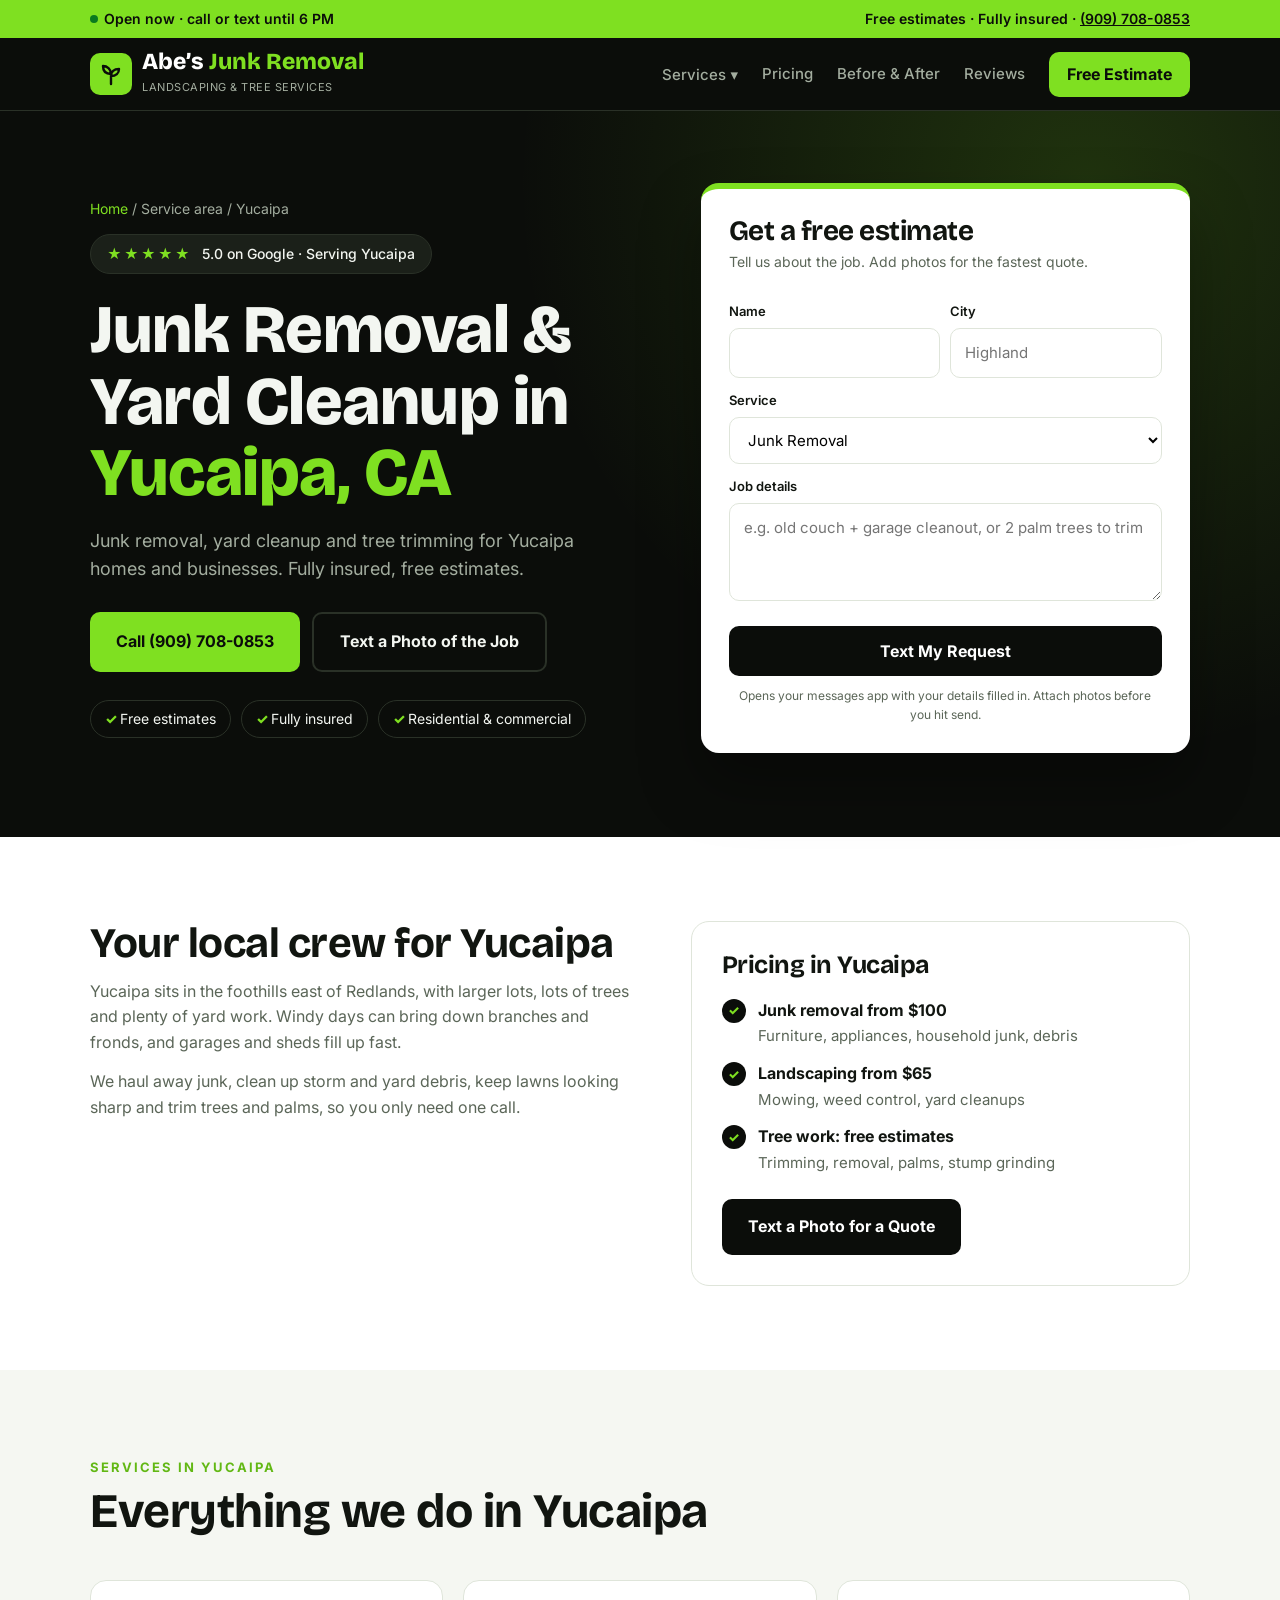
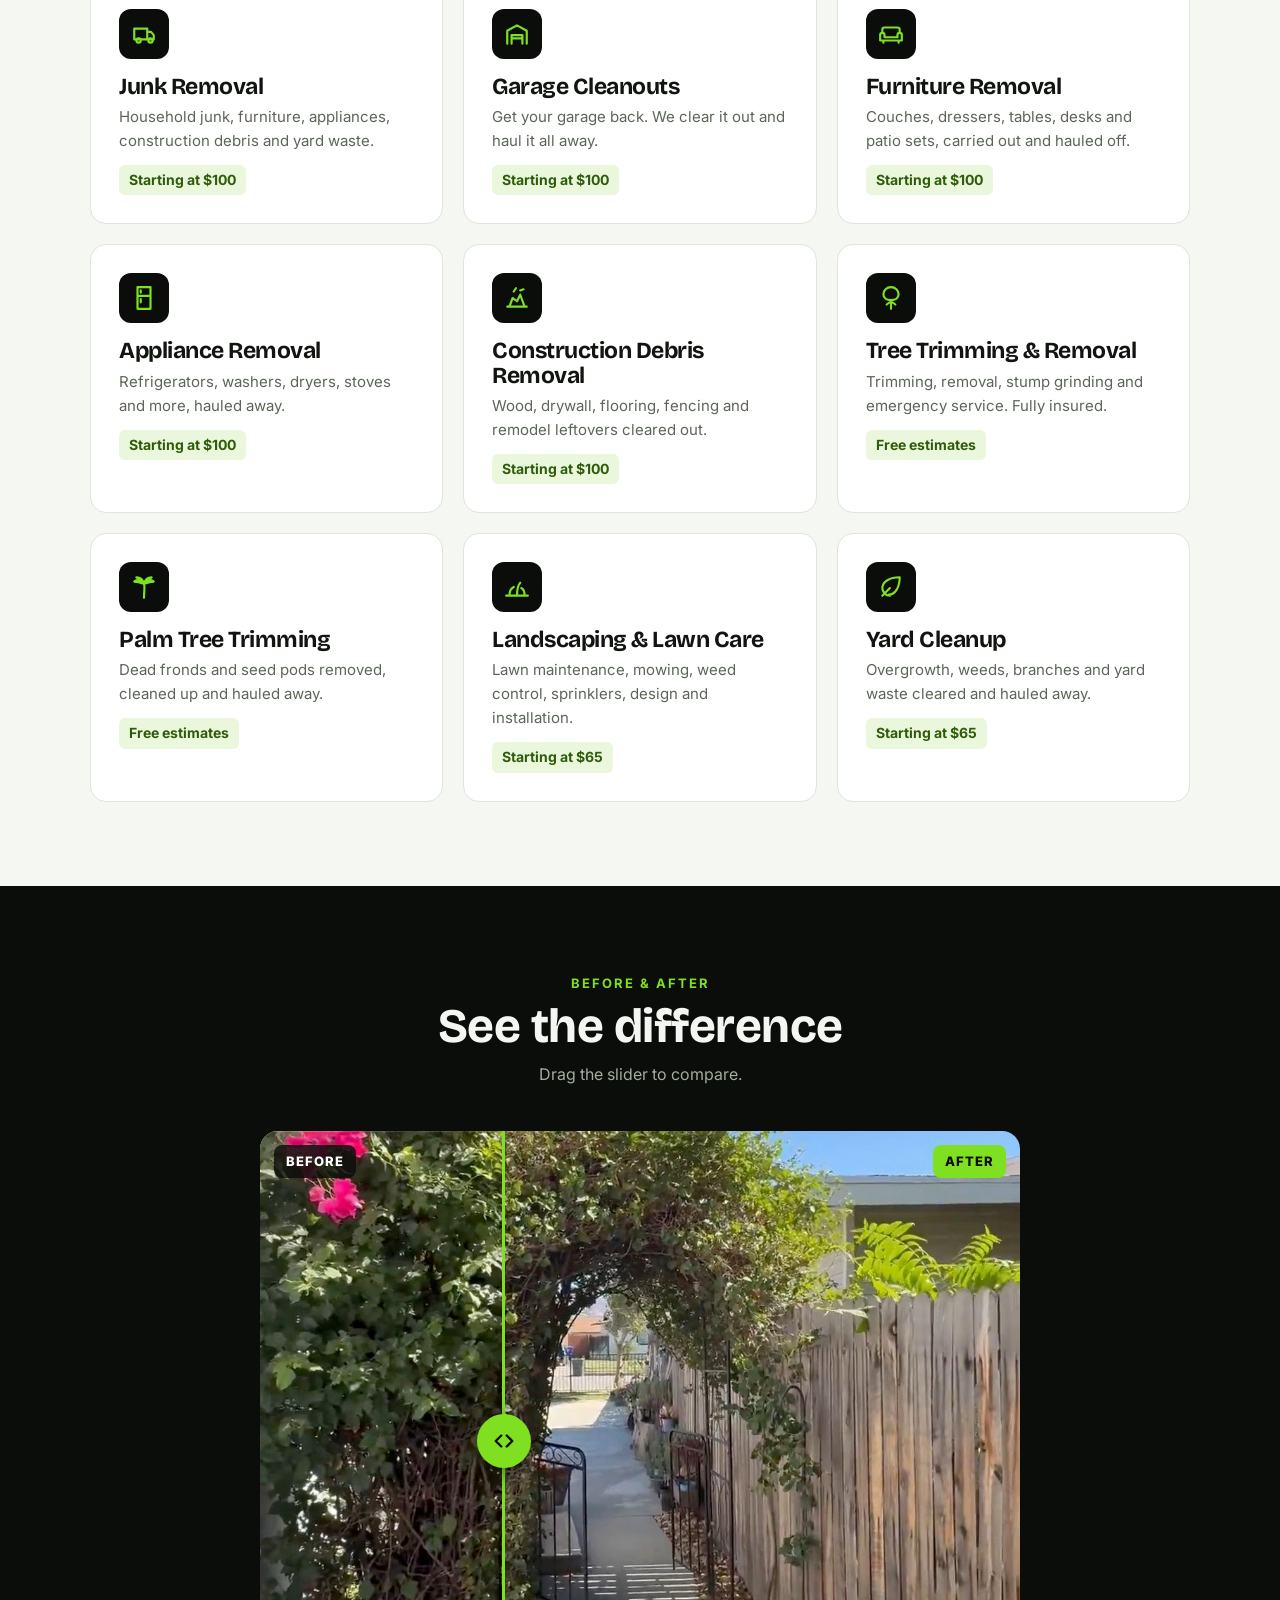
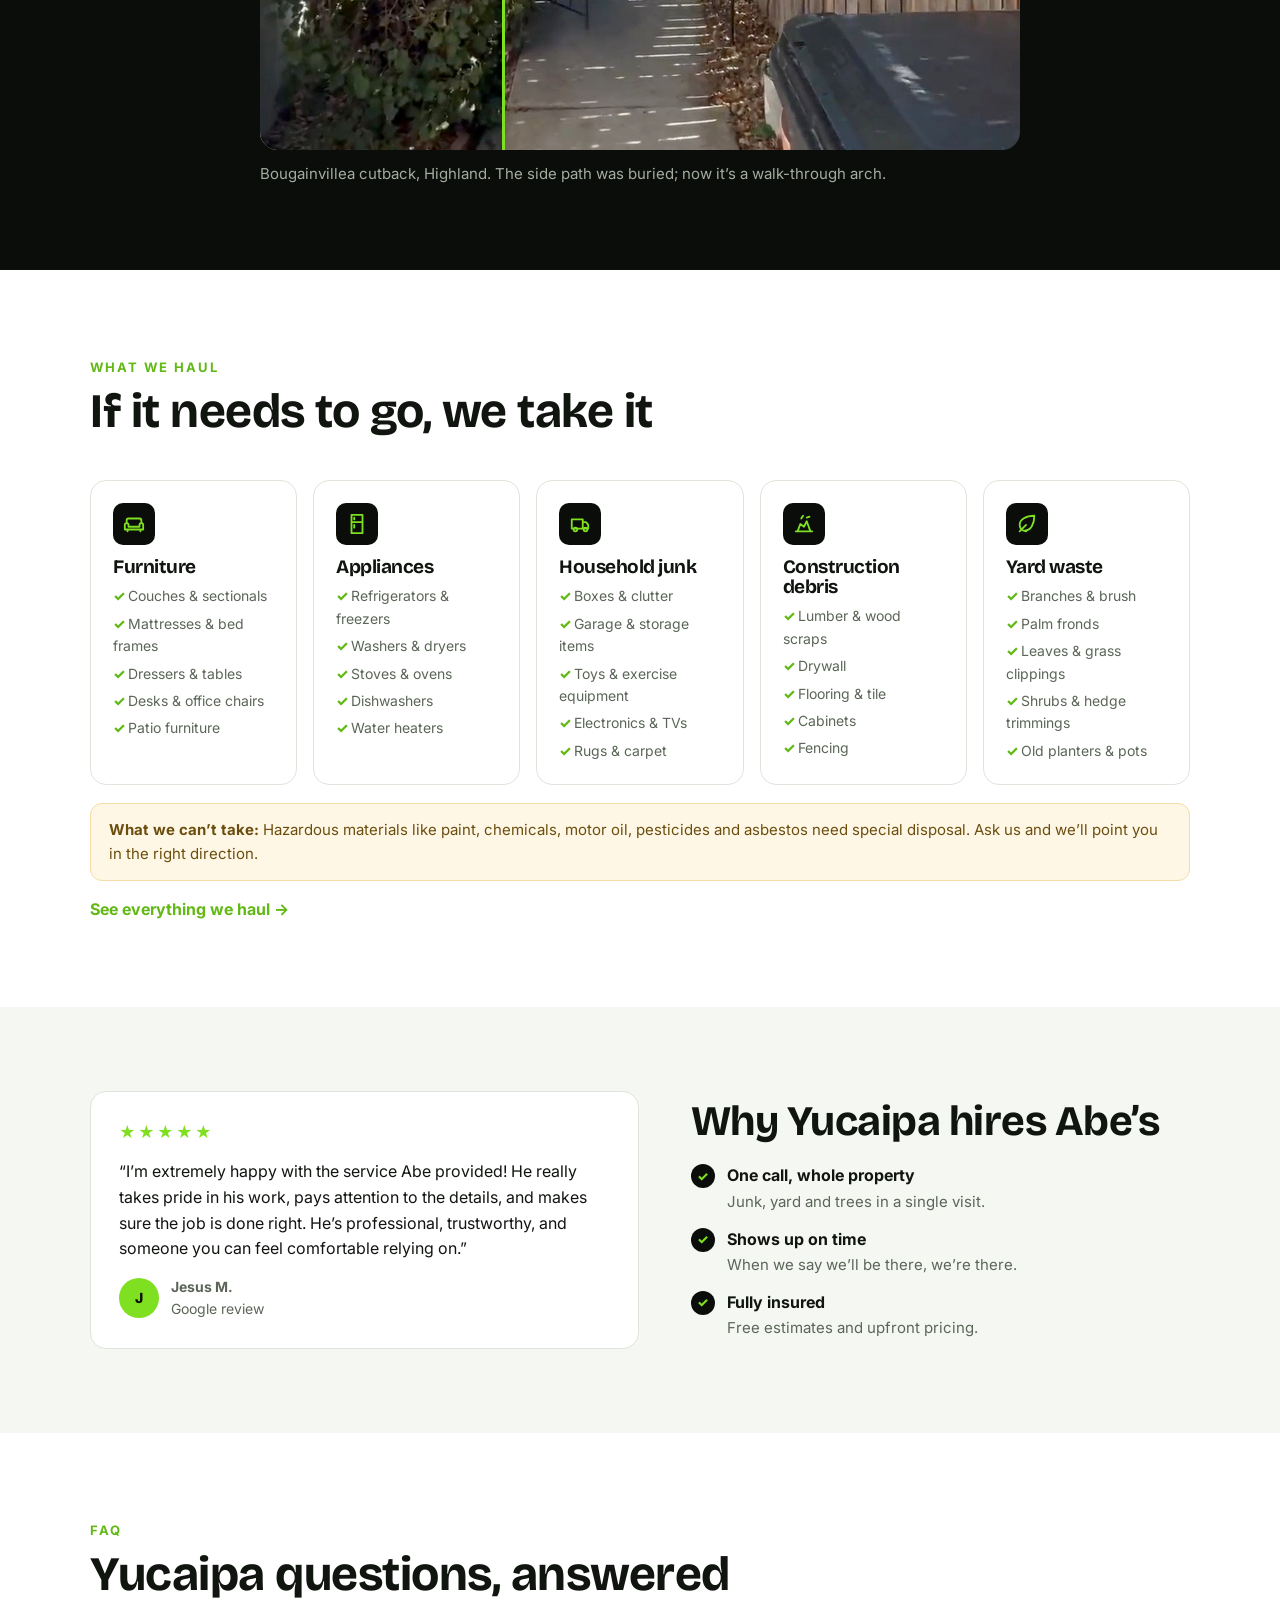
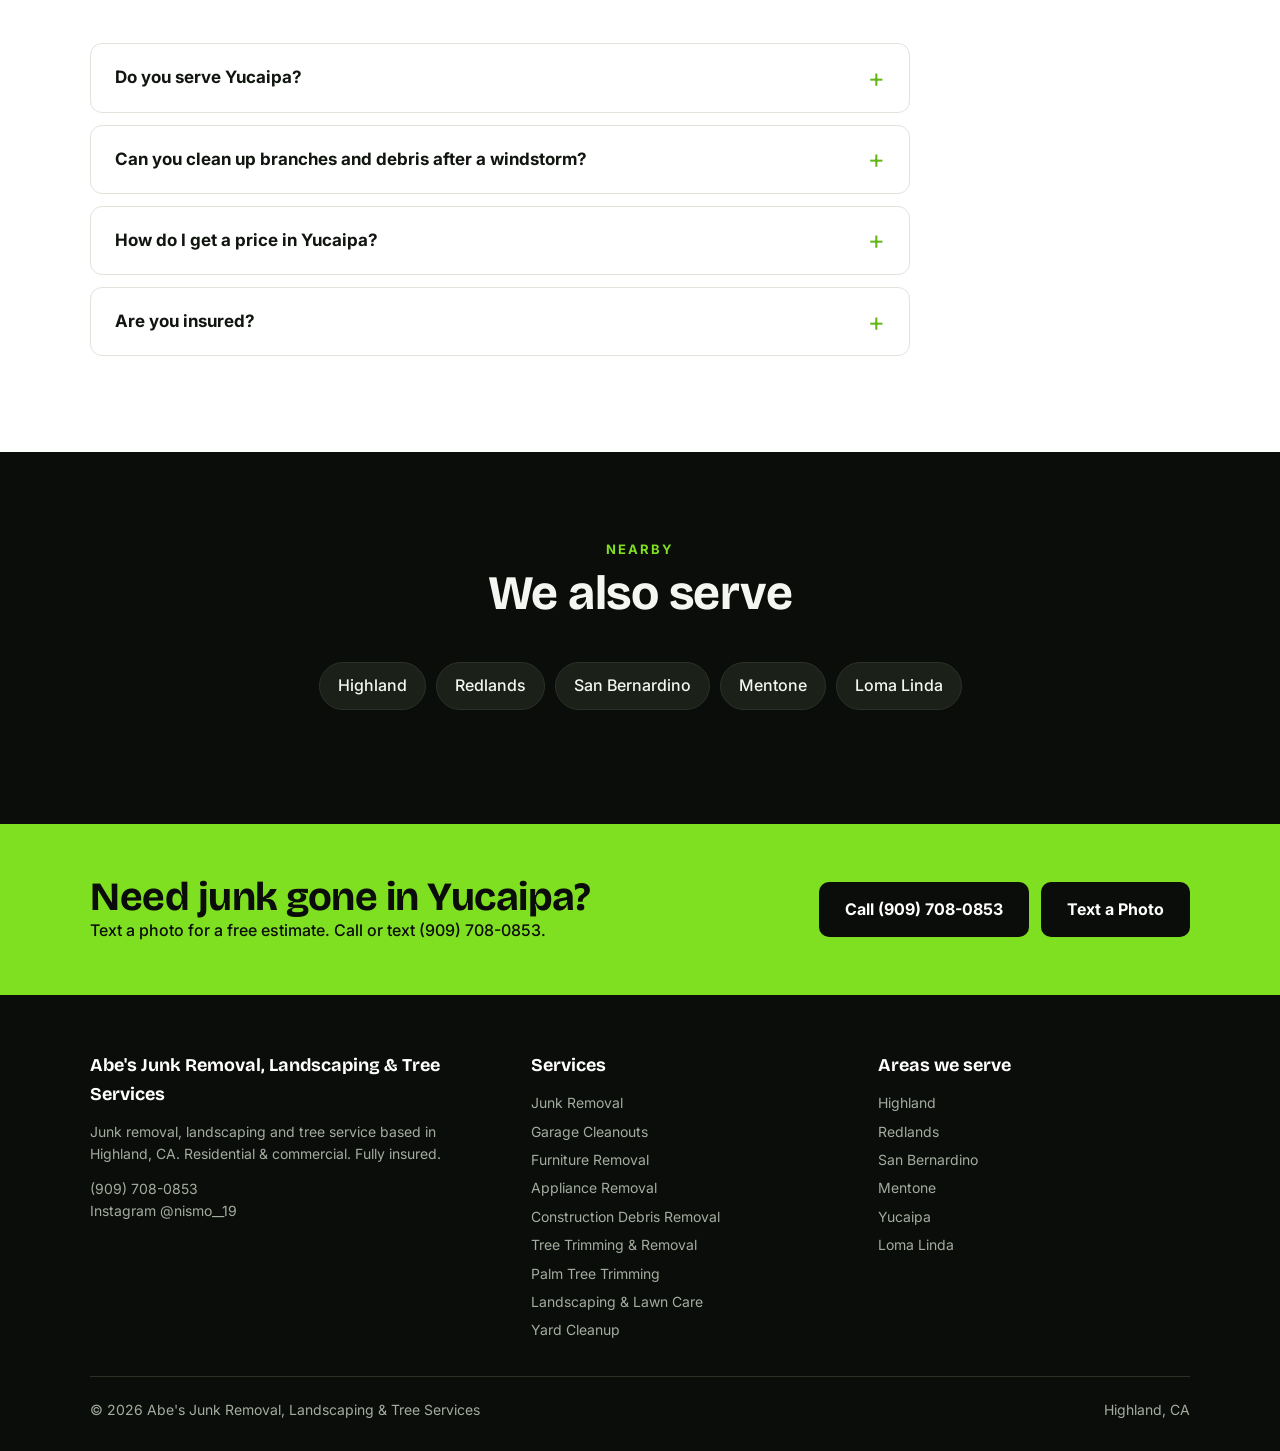
<file: areas/yucaipa/index.html>
<!doctype html>
<html lang="en">
<head>
<meta charset="utf-8">
<meta name="robots" content="noindex, nofollow">
<meta name="viewport" content="width=device-width, initial-scale=1">
<title>Junk Removal in Yucaipa, CA | Yard Cleanup &amp; Tree Service | Abe’s</title>
<meta name="description" content="Junk removal, yard cleanup, landscaping and tree &amp; palm trimming in Yucaipa, CA. Junk removal from $100, landscaping from $65. Fully insured, free estimates. (909) 708-0853.">
<link rel="canonical" href="https://www.abesjunkremoval.com/areas/yucaipa/">
<meta property="og:title" content="Junk Removal in Yucaipa, CA | Yard Cleanup &amp; Tree Service | Abe’s">
<meta property="og:description" content="Junk removal, yard cleanup, landscaping and tree &amp; palm trimming in Yucaipa, CA. Junk removal from $100, landscaping from $65. Fully insured, free estimates. (909) 708-0853.">
<meta property="og:type" content="website">
<meta property="og:image" content="https://www.abesjunkremoval.com/assets/photos/lawn-after.jpg">
<link rel="preconnect" href="https://fonts.googleapis.com">
<link href="https://fonts.googleapis.com/css2?family=Bricolage+Grotesque:wght@600;800&family=Inter:wght@400;500;600;700&display=swap" rel="stylesheet">
<link rel="stylesheet" href="../../assets/styles.css">
<script type="application/ld+json">
{
 "@context": "https://schema.org",
 "@graph": [
  {
   "@type": [
    "HomeAndConstructionBusiness",
    "LocalBusiness"
   ],
   "@id": "https://www.abesjunkremoval.com/#business",
   "name": "Abe's Junk Removal, Landscaping & Tree Services",
   "url": "https://www.abesjunkremoval.com/",
   "telephone": "+1-909-708-0853",
   "address": {
    "@type": "PostalAddress",
    "addressLocality": "Highland",
    "addressRegion": "CA",
    "postalCode": "92346",
    "addressCountry": "US"
   },
   "geo": {
    "@type": "GeoCoordinates",
    "latitude": 34.1130502,
    "longitude": -117.2097615
   },
   "areaServed": [
    "Highland",
    "Redlands",
    "San Bernardino",
    "Mentone",
    "Yucaipa",
    "Loma Linda"
   ],
   "priceRange": "$$",
   "sameAs": [
    "https://www.instagram.com/nismo__19/"
   ],
   "aggregateRating": {
    "@type": "AggregateRating",
    "ratingValue": "5.0",
    "reviewCount": "16"
   },
   "hasMap": "https://www.google.com/maps/place/?q=place_id:ChIJg1mSGvGr3IAR5eYl2VqVgB4"
  },
  {
   "@type": "Service",
   "name": "Junk removal, landscaping and tree service in Yucaipa, CA",
   "provider": {
    "@id": "https://www.abesjunkremoval.com/#business"
   },
   "areaServed": {
    "@type": "City",
    "name": "Yucaipa, CA"
   },
   "url": "https://www.abesjunkremoval.com/areas/yucaipa/"
  },
  {
   "@type": "FAQPage",
   "mainEntity": [
    {
     "@type": "Question",
     "name": "Do you serve Yucaipa?",
     "acceptedAnswer": {
      "@type": "Answer",
      "text": "Yes. Yucaipa is part of our East Valley service area."
     }
    },
    {
     "@type": "Question",
     "name": "Can you clean up branches and debris after a windstorm?",
     "acceptedAnswer": {
      "@type": "Answer",
      "text": "Yes. We do debris removal and offer emergency tree service. Call us if a tree or large limb has come down."
     }
    },
    {
     "@type": "Question",
     "name": "How do I get a price in Yucaipa?",
     "acceptedAnswer": {
      "@type": "Answer",
      "text": "Text a photo of the job to (909) 708-0853 or use the quote form. Estimates are always free."
     }
    },
    {
     "@type": "Question",
     "name": "Are you insured?",
     "acceptedAnswer": {
      "@type": "Answer",
      "text": "Yes. Abe’s is fully insured, for residential and commercial jobs."
     }
    }
   ]
  },
  {
   "@type": "BreadcrumbList",
   "itemListElement": [
    {
     "@type": "ListItem",
     "position": 1,
     "name": "Home",
     "item": "https://www.abesjunkremoval.com/"
    },
    {
     "@type": "ListItem",
     "position": 2,
     "name": "Yucaipa",
     "item": "https://www.abesjunkremoval.com/areas/yucaipa/"
    }
   ]
  }
 ]
}
</script>
</head>
<body>
<div class="topbar"><div class="wrap">
  <span class="status" id="status"><i class="dot"></i><span>Checking hours…</span></span>
  <span>Free estimates · Fully insured · <a href="tel:+19097080853">(909) 708-0853</a></span>
</div></div>
<header class="nav"><div class="wrap">
  <a href="../../" class="logo"><span class="mk"><svg width="24" height="24" viewBox="0 0 24 24" fill="none" stroke="#0b0d0a" stroke-width="2.4" stroke-linecap="round" stroke-linejoin="round"><path d="M12 22V12M12 12C12 7 8 4 4 4c0 5 3 8 8 8zM12 14c0-4 3-7 8-7 0 4-3 7-8 7z"/></svg></span><span><b>Abe’s <span>Junk Removal</span></b><small>LANDSCAPING &amp; TREE SERVICES</small></span></a>
  <nav>
    <div class="dd"><button type="button" aria-haspopup="true">Services ▾</button><div class="dd-menu"><a href="../../services/junk-removal/">Junk Removal</a><a href="../../services/garage-cleanouts/">Garage Cleanouts</a><a href="../../services/furniture-removal/">Furniture Removal</a><a href="../../services/appliance-removal/">Appliance Removal</a><a href="../../services/construction-debris-removal/">Construction Debris Removal</a><a href="../../services/tree-service/">Tree Trimming & Removal</a><a href="../../services/palm-tree-trimming/">Palm Tree Trimming</a><a href="../../services/landscaping/">Landscaping & Lawn Care</a><a href="../../services/yard-cleanup/">Yard Cleanup</a></div></div>
    <a href="../../#pricing">Pricing</a><a href="../../#before-after">Before &amp; After</a><a href="../../#reviews">Reviews</a>
    <a href="../../#quote" class="btn btn-lime">Free Estimate</a>
  </nav>
</div></header>

<section class="hero" style="padding:0"><div class="wrap">
  <div>
    <div class="crumbs"><a href="../../">Home</a> / Service area / Yucaipa</div>
    <span class="rating"><span class="st">★★★★★</span> 5.0 on Google · Serving Yucaipa</span>
    <h1>Junk Removal &amp; Yard Cleanup in <span>Yucaipa, CA</span></h1>
    <p class="lead">Junk removal, yard cleanup and tree trimming for Yucaipa homes and businesses. Fully insured, free estimates.</p>
    <div class="ctas">
      <a href="tel:+19097080853" class="btn btn-lime">Call (909) 708-0853</a>
      <a href="sms:+19097080853" class="btn btn-out">Text a Photo of the Job</a>
    </div>
    <ul class="checks"><li>Free estimates</li><li>Fully insured</li><li>Residential &amp; commercial</li></ul>
  </div>
  <form class="quote-card" id="quote" onsubmit="return sendQuote(event)">
    <h2>Get a free estimate</h2>
    <p class="s">Tell us about the job. Add photos for the fastest quote.</p>
    <div class="row">
      <div><label for="qn">Name</label><input id="qn" required autocomplete="name"></div>
      <div><label for="qc">City</label><input id="qc" placeholder="Highland" autocomplete="address-level2"></div>
    </div>
    <label for="qs">Service</label>
    <select id="qs"><option>Junk Removal</option><option>Garage Cleanouts</option><option>Furniture Removal</option><option>Appliance Removal</option><option>Construction Debris Removal</option><option>Tree Trimming & Removal</option><option>Palm Tree Trimming</option><option>Landscaping & Lawn Care</option><option>Yard Cleanup</option><option>Not sure / multiple things</option></select>
    <label for="qd">Job details</label>
    <textarea id="qd" rows="3" placeholder="e.g. old couch + garage cleanout, or 2 palm trees to trim"></textarea>
    <button class="btn btn-dark" type="submit">Text My Request</button>
    <p class="note">Opens your messages app with your details filled in. Attach photos before you hit send.</p>
  </form>
</div></section>

<section><div class="wrap split">
  <div class="prose">
    <h2>Your local crew for Yucaipa</h2>
    <p>Yucaipa sits in the foothills east of Redlands, with larger lots, lots of trees and plenty of yard work. Windy days can bring down branches and fronds, and garages and sheds fill up fast.</p><p>We haul away junk, clean up storm and yard debris, keep lawns looking sharp and trim trees and palms, so you only need one call.</p>
  </div>
  <div class="box">
    <h3>Pricing in Yucaipa</h3>
    <ul class="ticks">
      <li><div><b>Junk removal from $100</b><span>Furniture, appliances, household junk, debris</span></div></li>
      <li><div><b>Landscaping from $65</b><span>Mowing, weed control, yard cleanups</span></div></li>
      <li><div><b>Tree work: free estimates</b><span>Trimming, removal, palms, stump grinding</span></div></li>
    </ul>
    <a href="sms:+19097080853" class="btn btn-dark" style="margin-top:24px">Text a Photo for a Quote</a>
  </div>
</div></section>

<section class="alt"><div class="wrap">
  <div class="sh"><small>Services in Yucaipa</small><h2>Everything we do in Yucaipa</h2></div>
  <div class="svc">
    <a href="../../services/junk-removal/"><div class="ic"><svg width="26" height="26" viewBox="0 0 24 24" fill="none" stroke="currentColor" stroke-width="2" stroke-linecap="round" stroke-linejoin="round"><path d="M3 7h12v10H3zM15 10h3.5l2.5 3v4h-6"/><circle cx="7" cy="18" r="2"/><circle cx="18" cy="18" r="2"/></svg></div><h3>Junk Removal</h3><p>Household junk, furniture, appliances, construction debris and yard waste.</p><span class="price">Starting at $100</span></a>
    <a href="../../services/garage-cleanouts/"><div class="ic"><svg width="26" height="26" viewBox="0 0 24 24" fill="none" stroke="currentColor" stroke-width="2" stroke-linecap="round" stroke-linejoin="round"><path d="M3 21V9l9-5 9 5v12M7 21v-8h10v8M7 16h10"/></svg></div><h3>Garage Cleanouts</h3><p>Get your garage back. We clear it out and haul it all away.</p><span class="price">Starting at $100</span></a>
    <a href="../../services/furniture-removal/"><div class="ic"><svg width="26" height="26" viewBox="0 0 24 24" fill="none" stroke="currentColor" stroke-width="2" stroke-linecap="round" stroke-linejoin="round"><path d="M4 11V8a2 2 0 0 1 2-2h12a2 2 0 0 1 2 2v3M2 13a2 2 0 0 1 4 0v2h12v-2a2 2 0 0 1 4 0v5H2zM5 18v2M19 18v2"/></svg></div><h3>Furniture Removal</h3><p>Couches, dressers, tables, desks and patio sets, carried out and hauled off.</p><span class="price">Starting at $100</span></a>
    <a href="../../services/appliance-removal/"><div class="ic"><svg width="26" height="26" viewBox="0 0 24 24" fill="none" stroke="currentColor" stroke-width="2" stroke-linecap="round" stroke-linejoin="round"><path d="M6 2h12v20H6zM6 10h12M9 5v2M9 13v3"/></svg></div><h3>Appliance Removal</h3><p>Refrigerators, washers, dryers, stoves and more, hauled away.</p><span class="price">Starting at $100</span></a>
    <a href="../../services/construction-debris-removal/"><div class="ic"><svg width="26" height="26" viewBox="0 0 24 24" fill="none" stroke="currentColor" stroke-width="2" stroke-linecap="round" stroke-linejoin="round"><path d="M3 20h18M5 20l3-8 4 3 3-6 4 11M9 6l2-3M15 5l3-1"/></svg></div><h3>Construction Debris Removal</h3><p>Wood, drywall, flooring, fencing and remodel leftovers cleared out.</p><span class="price">Starting at $100</span></a>
    <a href="../../services/tree-service/"><div class="ic"><svg width="26" height="26" viewBox="0 0 24 24" fill="none" stroke="currentColor" stroke-width="2" stroke-linecap="round" stroke-linejoin="round"><path d="M12 22v-7M12 15l-4 3M12 15l4 3M12 2c4 0 7 3 7 6.5S16 14 12 14s-7-2-7-5.5S8 2 12 2z"/></svg></div><h3>Tree Trimming & Removal</h3><p>Trimming, removal, stump grinding and emergency service. Fully insured.</p><span class="price">Free estimates</span></a>
    <a href="../../services/palm-tree-trimming/"><div class="ic"><svg width="26" height="26" viewBox="0 0 24 24" fill="none" stroke="currentColor" stroke-width="2" stroke-linecap="round" stroke-linejoin="round"><path d="M12 22c0-6 1-10 0-13M12 9C9 5 5 5 3 7c3 0 6 1 9 2zM12 9c3-4 7-4 9-2-3 0-6 1-9 2zM12 9c-1-4-4-6-7-6 2 2 5 4 7 6zM12 9c1-4 4-6 7-6-2 2-5 4-7 6z"/></svg></div><h3>Palm Tree Trimming</h3><p>Dead fronds and seed pods removed, cleaned up and hauled away.</p><span class="price">Free estimates</span></a>
    <a href="../../services/landscaping/"><div class="ic"><svg width="26" height="26" viewBox="0 0 24 24" fill="none" stroke="currentColor" stroke-width="2" stroke-linecap="round" stroke-linejoin="round"><path d="M2 20h20M5 20c0-4 2-7 4-8M12 20c0-6 1-10 3-12M19 20c0-3-1-6-3-7"/></svg></div><h3>Landscaping & Lawn Care</h3><p>Lawn maintenance, mowing, weed control, sprinklers, design and installation.</p><span class="price">Starting at $65</span></a>
    <a href="../../services/yard-cleanup/"><div class="ic"><svg width="26" height="26" viewBox="0 0 24 24" fill="none" stroke="currentColor" stroke-width="2" stroke-linecap="round" stroke-linejoin="round"><path d="M11 20A7 7 0 0 1 4 13c0-6 7-10 16-10 0 9-4 16-10 16zM4 20l7-7"/></svg></div><h3>Yard Cleanup</h3><p>Overgrowth, weeds, branches and yard waste cleared and hauled away.</p><span class="price">Starting at $65</span></a>
  </div>
</div></section>

<section class="dark"><div class="wrap">
  <div class="sh c"><small>Before &amp; after</small><h2>See the difference</h2><p>Drag the slider to compare.</p></div>
  <div style="max-width:760px;margin:0 auto"><div><figure class="ba ba-main" tabindex="0" role="slider" aria-label="Before and after: Overgrown bougainvillea cut back into a clean archway. Use left and right arrows to compare." aria-valuemin="0" aria-valuemax="100" aria-valuenow="50">
      <img src="../../assets/photos/ba-arch-after.jpg" alt="After: Overgrown bougainvillea cut back into a clean archway" loading="lazy" draggable="false">
      <img class="ba-before" src="../../assets/photos/ba-arch-before.jpg" alt="Before: Overgrown bougainvillea cut back into a clean archway" loading="lazy" draggable="false">
      <span class="ba-tag b">Before</span><span class="ba-tag a">After</span>
      <span class="ba-line"></span>
      <span class="ba-knob"><svg width="22" height="22" viewBox="0 0 24 24" fill="none" stroke="currentColor" stroke-width="2.6" stroke-linecap="round" stroke-linejoin="round"><path d="M9 6l-6 6 6 6M15 6l6 6-6 6"/></svg></span>
    </figure><p class="ba-cap">Bougainvillea cutback, Highland. The side path was buried; now it’s a walk-through arch.</p></div></div>
</div></section>

<section><div class="wrap">
  <div class="sh"><small>What we haul</small><h2>If it needs to go, we take it</h2></div>
  <div class="items"><div class="item-col"><div class="ic"><svg width="22" height="22" viewBox="0 0 24 24" fill="none" stroke="currentColor" stroke-width="2" stroke-linecap="round" stroke-linejoin="round"><path d="M4 11V8a2 2 0 0 1 2-2h12a2 2 0 0 1 2 2v3M2 13a2 2 0 0 1 4 0v2h12v-2a2 2 0 0 1 4 0v5H2zM5 18v2M19 18v2"/></svg></div><h3>Furniture</h3><ul><li>Couches &amp; sectionals</li><li>Mattresses &amp; bed frames</li><li>Dressers &amp; tables</li><li>Desks &amp; office chairs</li><li>Patio furniture</li></ul></div><div class="item-col"><div class="ic"><svg width="22" height="22" viewBox="0 0 24 24" fill="none" stroke="currentColor" stroke-width="2" stroke-linecap="round" stroke-linejoin="round"><path d="M6 2h12v20H6zM6 10h12M9 5v2M9 13v3"/></svg></div><h3>Appliances</h3><ul><li>Refrigerators &amp; freezers</li><li>Washers &amp; dryers</li><li>Stoves &amp; ovens</li><li>Dishwashers</li><li>Water heaters</li></ul></div><div class="item-col"><div class="ic"><svg width="22" height="22" viewBox="0 0 24 24" fill="none" stroke="currentColor" stroke-width="2" stroke-linecap="round" stroke-linejoin="round"><path d="M3 7h12v10H3zM15 10h3.5l2.5 3v4h-6"/><circle cx="7" cy="18" r="2"/><circle cx="18" cy="18" r="2"/></svg></div><h3>Household junk</h3><ul><li>Boxes &amp; clutter</li><li>Garage &amp; storage items</li><li>Toys &amp; exercise equipment</li><li>Electronics &amp; TVs</li><li>Rugs &amp; carpet</li></ul></div><div class="item-col"><div class="ic"><svg width="22" height="22" viewBox="0 0 24 24" fill="none" stroke="currentColor" stroke-width="2" stroke-linecap="round" stroke-linejoin="round"><path d="M3 20h18M5 20l3-8 4 3 3-6 4 11M9 6l2-3M15 5l3-1"/></svg></div><h3>Construction debris</h3><ul><li>Lumber &amp; wood scraps</li><li>Drywall</li><li>Flooring &amp; tile</li><li>Cabinets</li><li>Fencing</li></ul></div><div class="item-col"><div class="ic"><svg width="22" height="22" viewBox="0 0 24 24" fill="none" stroke="currentColor" stroke-width="2" stroke-linecap="round" stroke-linejoin="round"><path d="M11 20A7 7 0 0 1 4 13c0-6 7-10 16-10 0 9-4 16-10 16zM4 20l7-7"/></svg></div><h3>Yard waste</h3><ul><li>Branches &amp; brush</li><li>Palm fronds</li><li>Leaves &amp; grass clippings</li><li>Shrubs &amp; hedge trimmings</li><li>Old planters &amp; pots</li></ul></div></div>
  <div class="items-no"><b>What we can’t take:</b> Hazardous materials like paint, chemicals, motor oil, pesticides and asbestos need special disposal. Ask us and we’ll point you in the right direction.</div><p class="items-more"><a href="../../services/junk-removal/#items">See everything we haul →</a></p>
</div></section>

<section class="alt"><div class="wrap split" style="align-items:center">
  <figure class="quote">
      <div class="stars">★★★★★</div>
      <blockquote>“I’m extremely happy with the service Abe provided! He really takes pride in his work, pays attention to the details, and makes sure the job is done right. He’s professional, trustworthy, and someone you can feel comfortable relying on.”</blockquote>
      <figcaption><span class="av">J</span><span><b>Jesus M.</b>Google review</span></figcaption>
    </figure>
  <div class="prose">
    <h2>Why Yucaipa hires Abe’s</h2>
    <ul class="ticks">
      <li><div><b>One call, whole property</b><span>Junk, yard and trees in a single visit.</span></div></li>
      <li><div><b>Shows up on time</b><span>When we say we’ll be there, we’re there.</span></div></li>
      <li><div><b>Fully insured</b><span>Free estimates and upfront pricing.</span></div></li>
    </ul>
  </div>
</div></section>

<section id="faq"><div class="wrap">
  <div class="sh"><small>FAQ</small><h2>Yucaipa questions, answered</h2></div>
  <div class="faq"><details><summary>Do you serve Yucaipa?</summary><p>Yes. Yucaipa is part of our East Valley service area.</p></details>
<details><summary>Can you clean up branches and debris after a windstorm?</summary><p>Yes. We do debris removal and offer emergency tree service. Call us if a tree or large limb has come down.</p></details>
<details><summary>How do I get a price in Yucaipa?</summary><p>Text a photo of the job to (909) 708-0853 or use the quote form. Estimates are always free.</p></details>
<details><summary>Are you insured?</summary><p>Yes. Abe’s is fully insured, for residential and commercial jobs.</p></details></div>
</div></section>

<section class="dark" style="text-align:center"><div class="wrap">
  <div class="sh c"><small>Nearby</small><h2>We also serve</h2></div>
  <div class="towns"><a href="../../">Highland</a><a href="../../areas/redlands/">Redlands</a><a href="../../areas/san-bernardino/">San Bernardino</a><a href="../../areas/mentone/">Mentone</a><a href="../../areas/loma-linda/">Loma Linda</a></div>
</div></section>

<section class="cta" style="padding:52px 0"><div class="wrap">
  <div><h2>Need junk gone in Yucaipa?</h2><p>Text a photo for a free estimate. Call or text (909) 708-0853.</p></div>
  <div class="ctas"><a href="tel:+19097080853" class="btn btn-dark">Call (909) 708-0853</a><a href="sms:+19097080853" class="btn btn-dark">Text a Photo</a></div>
</div></section>

<footer><div class="wrap">
  <div class="fcols">
    <div>
      <h4>Abe's Junk Removal, Landscaping & Tree Services</h4>
      <p>Junk removal, landscaping and tree service based in Highland, CA. Residential &amp; commercial. Fully insured.</p>
      <p style="margin-top:12px"><a href="tel:+19097080853">(909) 708-0853</a><br><a href="https://www.instagram.com/nismo__19/" target="_blank" rel="noopener">Instagram @nismo__19</a></p>
    </div>
    <div><h4>Services</h4><ul><li><a href="../../services/junk-removal/">Junk Removal</a></li><li><a href="../../services/garage-cleanouts/">Garage Cleanouts</a></li><li><a href="../../services/furniture-removal/">Furniture Removal</a></li><li><a href="../../services/appliance-removal/">Appliance Removal</a></li><li><a href="../../services/construction-debris-removal/">Construction Debris Removal</a></li><li><a href="../../services/tree-service/">Tree Trimming & Removal</a></li><li><a href="../../services/palm-tree-trimming/">Palm Tree Trimming</a></li><li><a href="../../services/landscaping/">Landscaping & Lawn Care</a></li><li><a href="../../services/yard-cleanup/">Yard Cleanup</a></li></ul></div>
    <div><h4>Areas we serve</h4><ul><li><a href="../../">Highland</a></li><li><a href="../../areas/redlands/">Redlands</a></li><li><a href="../../areas/san-bernardino/">San Bernardino</a></li><li><a href="../../areas/mentone/">Mentone</a></li><li><a href="../../areas/yucaipa/">Yucaipa</a></li><li><a href="../../areas/loma-linda/">Loma Linda</a></li></ul></div>
  </div>
  <div class="fbot"><span>© <span class="yr"></span> Abe's Junk Removal, Landscaping & Tree Services</span><span>Highland, CA</span></div>
</div></footer>

<div class="mbar"><a href="tel:+19097080853" class="btn btn-lime">Call</a><a href="sms:+19097080853" class="btn btn-dark">Text a Photo</a></div>
<script src="../../assets/site.js"></script>
</body>
</html>
</file>
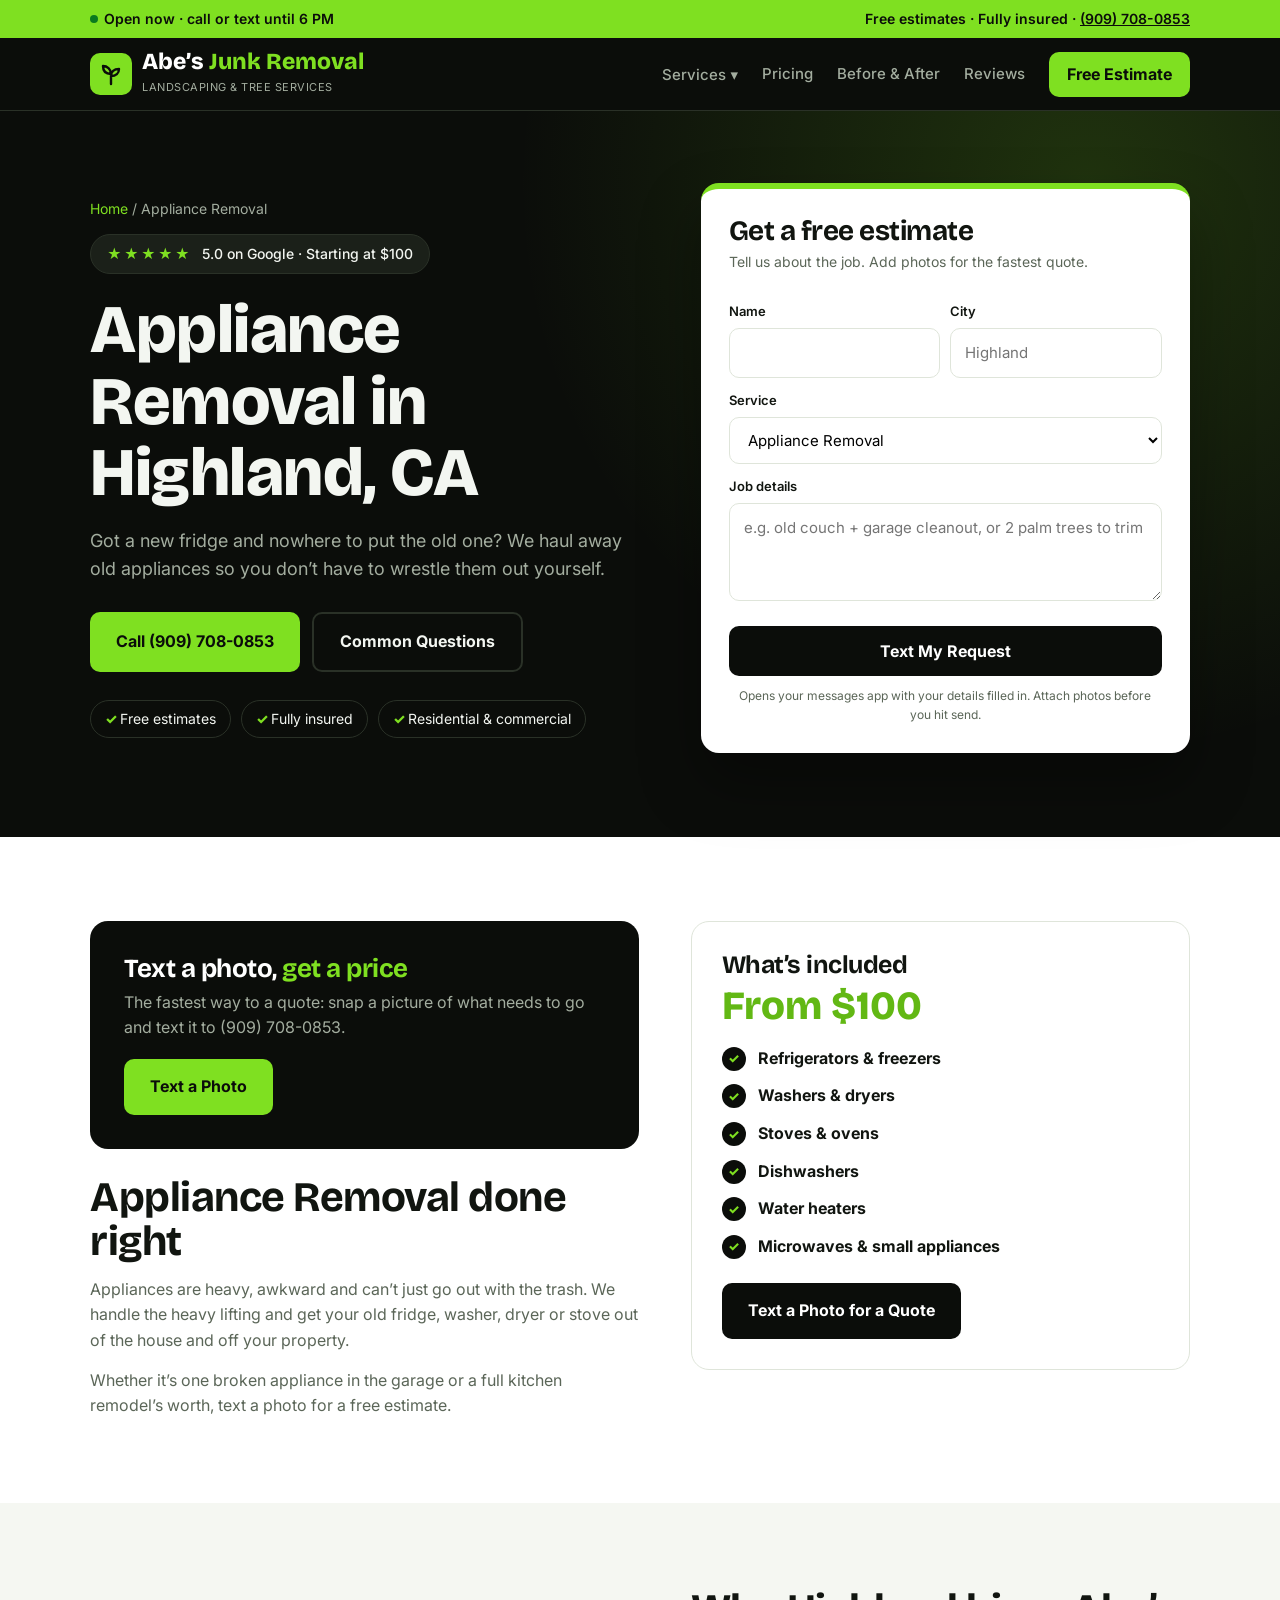
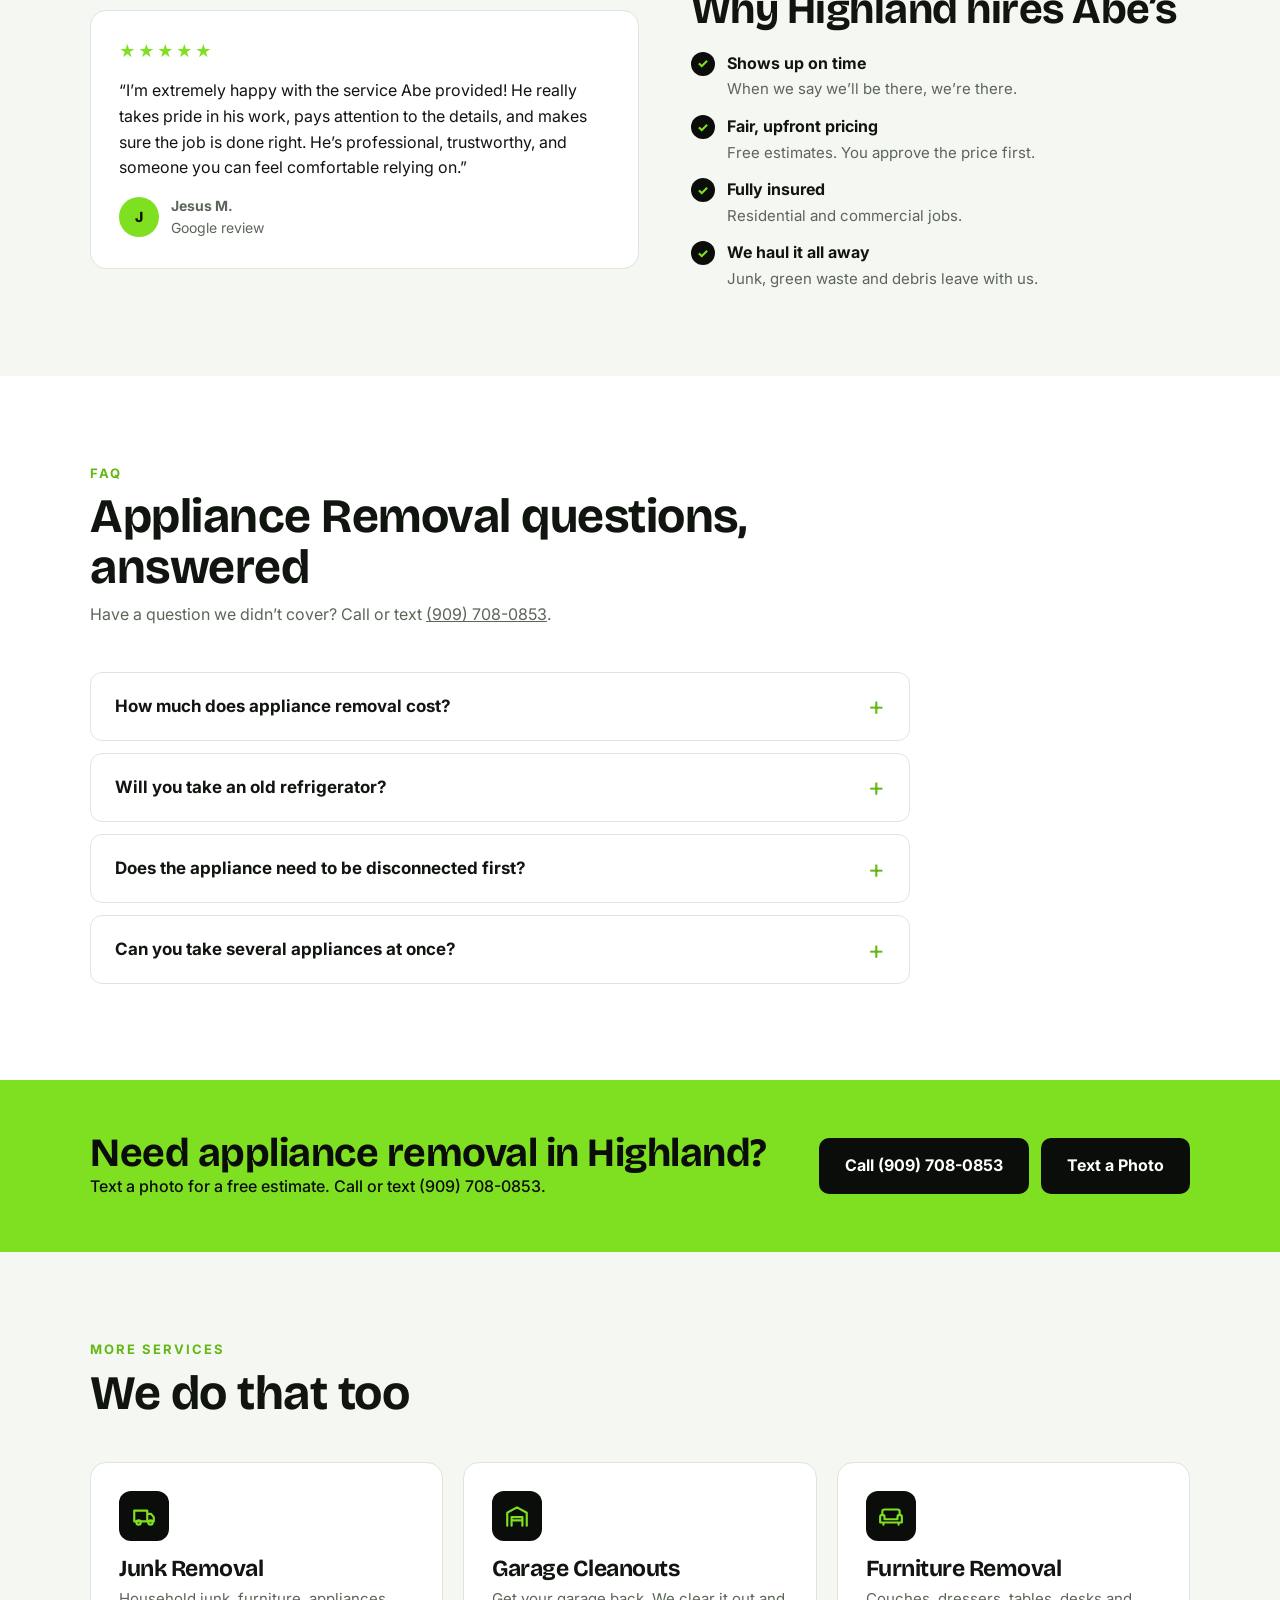
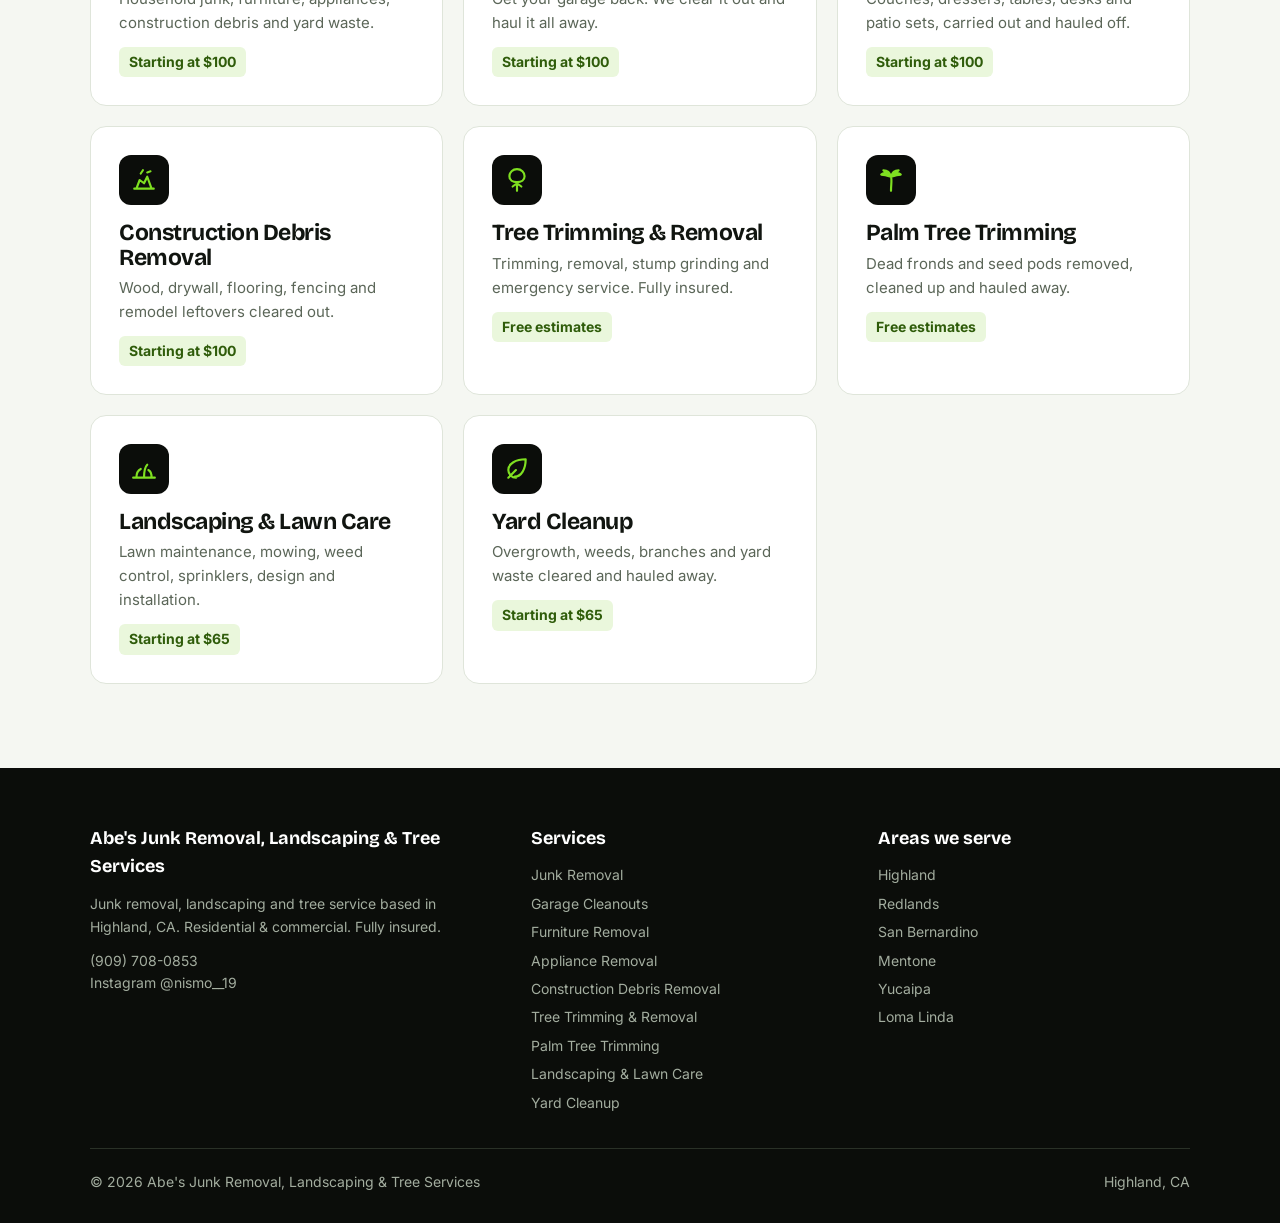
<file: services/appliance-removal/index.html>
<!doctype html>
<html lang="en">
<head>
<meta charset="utf-8">
<meta name="robots" content="noindex, nofollow">
<meta name="viewport" content="width=device-width, initial-scale=1">
<title>Appliance Removal in Highland, CA | Fridge, Washer &amp; Dryer Haul Away | Abe’s</title>
<meta name="description" content="Old appliance removal in Highland, CA. Refrigerators, freezers, washers, dryers, stoves and dishwashers hauled away. Starting at $100. Free estimates. (909) 708-0853.">
<link rel="canonical" href="https://www.abesjunkremoval.com/services/appliance-removal/">
<meta property="og:title" content="Appliance Removal in Highland, CA | Fridge, Washer &amp; Dryer Haul Away | Abe’s">
<meta property="og:description" content="Old appliance removal in Highland, CA. Refrigerators, freezers, washers, dryers, stoves and dishwashers hauled away. Starting at $100. Free estimates. (909) 708-0853.">
<meta property="og:type" content="website">
<meta property="og:image" content="https://www.abesjunkremoval.com/assets/photos/lawn-after.jpg">
<link rel="preconnect" href="https://fonts.googleapis.com">
<link href="https://fonts.googleapis.com/css2?family=Bricolage+Grotesque:wght@600;800&family=Inter:wght@400;500;600;700&display=swap" rel="stylesheet">
<link rel="stylesheet" href="../../assets/styles.css">
<script type="application/ld+json">
{
 "@context": "https://schema.org",
 "@graph": [
  {
   "@type": [
    "HomeAndConstructionBusiness",
    "LocalBusiness"
   ],
   "@id": "https://www.abesjunkremoval.com/#business",
   "name": "Abe's Junk Removal, Landscaping & Tree Services",
   "url": "https://www.abesjunkremoval.com/",
   "telephone": "+1-909-708-0853",
   "address": {
    "@type": "PostalAddress",
    "addressLocality": "Highland",
    "addressRegion": "CA",
    "postalCode": "92346",
    "addressCountry": "US"
   },
   "geo": {
    "@type": "GeoCoordinates",
    "latitude": 34.1130502,
    "longitude": -117.2097615
   },
   "areaServed": [
    "Highland",
    "Redlands",
    "San Bernardino",
    "Mentone",
    "Yucaipa",
    "Loma Linda"
   ],
   "priceRange": "$$",
   "sameAs": [
    "https://www.instagram.com/nismo__19/"
   ],
   "aggregateRating": {
    "@type": "AggregateRating",
    "ratingValue": "5.0",
    "reviewCount": "16"
   },
   "hasMap": "https://www.google.com/maps/place/?q=place_id:ChIJg1mSGvGr3IAR5eYl2VqVgB4"
  },
  {
   "@type": "Service",
   "name": "Appliance Removal",
   "serviceType": "Appliance Removal",
   "provider": {
    "@id": "https://www.abesjunkremoval.com/#business"
   },
   "areaServed": [
    {
     "@type": "City",
     "name": "Highland, CA"
    },
    {
     "@type": "City",
     "name": "Redlands, CA"
    },
    {
     "@type": "City",
     "name": "San Bernardino, CA"
    },
    {
     "@type": "City",
     "name": "Mentone, CA"
    },
    {
     "@type": "City",
     "name": "Yucaipa, CA"
    },
    {
     "@type": "City",
     "name": "Loma Linda, CA"
    }
   ],
   "url": "https://www.abesjunkremoval.com/services/appliance-removal/",
   "description": "Old appliance removal in Highland, CA. Refrigerators, freezers, washers, dryers, stoves and dishwashers hauled away. Starting at $100. Free estimates. (909) 708-0853."
  },
  {
   "@type": "FAQPage",
   "mainEntity": [
    {
     "@type": "Question",
     "name": "How much does appliance removal cost?",
     "acceptedAnswer": {
      "@type": "Answer",
      "text": "Junk removal starts at $100. The price depends on the appliance and how much else is going. Text a photo to (909) 708-0853 for a free estimate."
     }
    },
    {
     "@type": "Question",
     "name": "Will you take an old refrigerator?",
     "acceptedAnswer": {
      "@type": "Answer",
      "text": "Yes. Refrigerators and freezers are some of the most common appliances we haul."
     }
    },
    {
     "@type": "Question",
     "name": "Does the appliance need to be disconnected first?",
     "acceptedAnswer": {
      "@type": "Answer",
      "text": "Please have it unplugged, and for washers and gas appliances, have water and gas lines shut off and disconnected before we arrive."
     }
    },
    {
     "@type": "Question",
     "name": "Can you take several appliances at once?",
     "acceptedAnswer": {
      "@type": "Answer",
      "text": "Yes. Kitchen remodels and move-outs often mean several appliances at once. Just send photos of everything."
     }
    }
   ]
  },
  {
   "@type": "BreadcrumbList",
   "itemListElement": [
    {
     "@type": "ListItem",
     "position": 1,
     "name": "Home",
     "item": "https://www.abesjunkremoval.com/"
    },
    {
     "@type": "ListItem",
     "position": 2,
     "name": "Appliance Removal",
     "item": "https://www.abesjunkremoval.com/services/appliance-removal/"
    }
   ]
  }
 ]
}
</script>
</head>
<body>
<div class="topbar"><div class="wrap">
  <span class="status" id="status"><i class="dot"></i><span>Checking hours…</span></span>
  <span>Free estimates · Fully insured · <a href="tel:+19097080853">(909) 708-0853</a></span>
</div></div>
<header class="nav"><div class="wrap">
  <a href="../../" class="logo"><span class="mk"><svg width="24" height="24" viewBox="0 0 24 24" fill="none" stroke="#0b0d0a" stroke-width="2.4" stroke-linecap="round" stroke-linejoin="round"><path d="M12 22V12M12 12C12 7 8 4 4 4c0 5 3 8 8 8zM12 14c0-4 3-7 8-7 0 4-3 7-8 7z"/></svg></span><span><b>Abe’s <span>Junk Removal</span></b><small>LANDSCAPING &amp; TREE SERVICES</small></span></a>
  <nav>
    <div class="dd"><button type="button" aria-haspopup="true">Services ▾</button><div class="dd-menu"><a href="../../services/junk-removal/">Junk Removal</a><a href="../../services/garage-cleanouts/">Garage Cleanouts</a><a href="../../services/furniture-removal/">Furniture Removal</a><a href="../../services/appliance-removal/">Appliance Removal</a><a href="../../services/construction-debris-removal/">Construction Debris Removal</a><a href="../../services/tree-service/">Tree Trimming & Removal</a><a href="../../services/palm-tree-trimming/">Palm Tree Trimming</a><a href="../../services/landscaping/">Landscaping & Lawn Care</a><a href="../../services/yard-cleanup/">Yard Cleanup</a></div></div>
    <a href="../../#pricing">Pricing</a><a href="../../#before-after">Before &amp; After</a><a href="../../#reviews">Reviews</a>
    <a href="../../#quote" class="btn btn-lime">Free Estimate</a>
  </nav>
</div></header>

<section class="hero" style="padding:0"><div class="wrap">
  <div>
    <div class="crumbs"><a href="../../">Home</a> / Appliance Removal</div>
    <span class="rating"><span class="st">★★★★★</span> 5.0 on Google · Starting at $100</span>
    <h1>Appliance Removal in Highland, CA</h1>
    <p class="lead">Got a new fridge and nowhere to put the old one? We haul away old appliances so you don’t have to wrestle them out yourself.</p>
    <div class="ctas">
      <a href="tel:+19097080853" class="btn btn-lime">Call (909) 708-0853</a>
      <a href="#faq" class="btn btn-out">Common Questions</a>
    </div>
    <ul class="checks"><li>Free estimates</li><li>Fully insured</li><li>Residential &amp; commercial</li></ul>
  </div>
  <form class="quote-card" id="quote" onsubmit="return sendQuote(event)">
    <h2>Get a free estimate</h2>
    <p class="s">Tell us about the job. Add photos for the fastest quote.</p>
    <div class="row">
      <div><label for="qn">Name</label><input id="qn" required autocomplete="name"></div>
      <div><label for="qc">City</label><input id="qc" placeholder="Highland" autocomplete="address-level2"></div>
    </div>
    <label for="qs">Service</label>
    <select id="qs"><option>Junk Removal</option><option>Garage Cleanouts</option><option>Furniture Removal</option><option selected>Appliance Removal</option><option>Construction Debris Removal</option><option>Tree Trimming & Removal</option><option>Palm Tree Trimming</option><option>Landscaping & Lawn Care</option><option>Yard Cleanup</option><option>Not sure / multiple things</option></select>
    <label for="qd">Job details</label>
    <textarea id="qd" rows="3" placeholder="e.g. old couch + garage cleanout, or 2 palm trees to trim"></textarea>
    <button class="btn btn-dark" type="submit">Text My Request</button>
    <p class="note">Opens your messages app with your details filled in. Attach photos before you hit send.</p>
  </form>
</div></section>

<section><div class="wrap split">
  <div class="prose">
    <div class="textcard"><h3>Text a photo, <span>get a price</span></h3><p>The fastest way to a quote: snap a picture of what needs to go and text it to (909) 708-0853.</p><a href="sms:+19097080853" class="btn btn-lime">Text a Photo</a></div>
    <h2>Appliance Removal done right</h2>
    <p>Appliances are heavy, awkward and can’t just go out with the trash. We handle the heavy lifting and get your old fridge, washer, dryer or stove out of the house and off your property.</p><p>Whether it’s one broken appliance in the garage or a full kitchen remodel’s worth, text a photo for a free estimate.</p>
  </div>
  <div class="box">
    <h3>What’s included</h3>
    <div class="amt">From $100</div>
    <ul class="ticks"><li><div><b>Refrigerators &amp; freezers</b></div></li><li><div><b>Washers &amp; dryers</b></div></li><li><div><b>Stoves &amp; ovens</b></div></li><li><div><b>Dishwashers</b></div></li><li><div><b>Water heaters</b></div></li><li><div><b>Microwaves &amp; small appliances</b></div></li></ul>
    <a href="sms:+19097080853" class="btn btn-dark" style="margin-top:24px">Text a Photo for a Quote</a>
  </div>
</div></section>

<section class="alt"><div class="wrap split" style="align-items:center">
  <figure class="quote">
      <div class="stars">★★★★★</div>
      <blockquote>“I’m extremely happy with the service Abe provided! He really takes pride in his work, pays attention to the details, and makes sure the job is done right. He’s professional, trustworthy, and someone you can feel comfortable relying on.”</blockquote>
      <figcaption><span class="av">J</span><span><b>Jesus M.</b>Google review</span></figcaption>
    </figure>
  <div class="prose">
    <h2>Why Highland hires Abe’s</h2>
    <ul class="ticks">
      <li><div><b>Shows up on time</b><span>When we say we’ll be there, we’re there.</span></div></li>
      <li><div><b>Fair, upfront pricing</b><span>Free estimates. You approve the price first.</span></div></li>
      <li><div><b>Fully insured</b><span>Residential and commercial jobs.</span></div></li>
      <li><div><b>We haul it all away</b><span>Junk, green waste and debris leave with us.</span></div></li>
    </ul>
  </div>
</div></section>


<section id="faq"><div class="wrap">
  <div class="sh"><small>FAQ</small><h2>Appliance Removal questions, answered</h2><p>Have a question we didn’t cover? Call or text <a href="tel:+19097080853">(909) 708-0853</a>.</p></div>
  <div class="faq"><details><summary>How much does appliance removal cost?</summary><p>Junk removal starts at $100. The price depends on the appliance and how much else is going. Text a photo to (909) 708-0853 for a free estimate.</p></details>
<details><summary>Will you take an old refrigerator?</summary><p>Yes. Refrigerators and freezers are some of the most common appliances we haul.</p></details>
<details><summary>Does the appliance need to be disconnected first?</summary><p>Please have it unplugged, and for washers and gas appliances, have water and gas lines shut off and disconnected before we arrive.</p></details>
<details><summary>Can you take several appliances at once?</summary><p>Yes. Kitchen remodels and move-outs often mean several appliances at once. Just send photos of everything.</p></details></div>
</div></section>

<section class="cta" style="padding:52px 0"><div class="wrap">
  <div><h2>Need appliance removal in Highland?</h2><p>Text a photo for a free estimate. Call or text (909) 708-0853.</p></div>
  <div class="ctas"><a href="tel:+19097080853" class="btn btn-dark">Call (909) 708-0853</a><a href="sms:+19097080853" class="btn btn-dark">Text a Photo</a></div>
</div></section>

<section class="alt"><div class="wrap">
  <div class="sh"><small>More services</small><h2>We do that too</h2></div>
  <div class="svc">
    <a href="../../services/junk-removal/"><div class="ic"><svg width="26" height="26" viewBox="0 0 24 24" fill="none" stroke="currentColor" stroke-width="2" stroke-linecap="round" stroke-linejoin="round"><path d="M3 7h12v10H3zM15 10h3.5l2.5 3v4h-6"/><circle cx="7" cy="18" r="2"/><circle cx="18" cy="18" r="2"/></svg></div><h3>Junk Removal</h3><p>Household junk, furniture, appliances, construction debris and yard waste.</p><span class="price">Starting at $100</span></a>
    <a href="../../services/garage-cleanouts/"><div class="ic"><svg width="26" height="26" viewBox="0 0 24 24" fill="none" stroke="currentColor" stroke-width="2" stroke-linecap="round" stroke-linejoin="round"><path d="M3 21V9l9-5 9 5v12M7 21v-8h10v8M7 16h10"/></svg></div><h3>Garage Cleanouts</h3><p>Get your garage back. We clear it out and haul it all away.</p><span class="price">Starting at $100</span></a>
    <a href="../../services/furniture-removal/"><div class="ic"><svg width="26" height="26" viewBox="0 0 24 24" fill="none" stroke="currentColor" stroke-width="2" stroke-linecap="round" stroke-linejoin="round"><path d="M4 11V8a2 2 0 0 1 2-2h12a2 2 0 0 1 2 2v3M2 13a2 2 0 0 1 4 0v2h12v-2a2 2 0 0 1 4 0v5H2zM5 18v2M19 18v2"/></svg></div><h3>Furniture Removal</h3><p>Couches, dressers, tables, desks and patio sets, carried out and hauled off.</p><span class="price">Starting at $100</span></a>
    <a href="../../services/construction-debris-removal/"><div class="ic"><svg width="26" height="26" viewBox="0 0 24 24" fill="none" stroke="currentColor" stroke-width="2" stroke-linecap="round" stroke-linejoin="round"><path d="M3 20h18M5 20l3-8 4 3 3-6 4 11M9 6l2-3M15 5l3-1"/></svg></div><h3>Construction Debris Removal</h3><p>Wood, drywall, flooring, fencing and remodel leftovers cleared out.</p><span class="price">Starting at $100</span></a>
    <a href="../../services/tree-service/"><div class="ic"><svg width="26" height="26" viewBox="0 0 24 24" fill="none" stroke="currentColor" stroke-width="2" stroke-linecap="round" stroke-linejoin="round"><path d="M12 22v-7M12 15l-4 3M12 15l4 3M12 2c4 0 7 3 7 6.5S16 14 12 14s-7-2-7-5.5S8 2 12 2z"/></svg></div><h3>Tree Trimming & Removal</h3><p>Trimming, removal, stump grinding and emergency service. Fully insured.</p><span class="price">Free estimates</span></a>
    <a href="../../services/palm-tree-trimming/"><div class="ic"><svg width="26" height="26" viewBox="0 0 24 24" fill="none" stroke="currentColor" stroke-width="2" stroke-linecap="round" stroke-linejoin="round"><path d="M12 22c0-6 1-10 0-13M12 9C9 5 5 5 3 7c3 0 6 1 9 2zM12 9c3-4 7-4 9-2-3 0-6 1-9 2zM12 9c-1-4-4-6-7-6 2 2 5 4 7 6zM12 9c1-4 4-6 7-6-2 2-5 4-7 6z"/></svg></div><h3>Palm Tree Trimming</h3><p>Dead fronds and seed pods removed, cleaned up and hauled away.</p><span class="price">Free estimates</span></a>
    <a href="../../services/landscaping/"><div class="ic"><svg width="26" height="26" viewBox="0 0 24 24" fill="none" stroke="currentColor" stroke-width="2" stroke-linecap="round" stroke-linejoin="round"><path d="M2 20h20M5 20c0-4 2-7 4-8M12 20c0-6 1-10 3-12M19 20c0-3-1-6-3-7"/></svg></div><h3>Landscaping & Lawn Care</h3><p>Lawn maintenance, mowing, weed control, sprinklers, design and installation.</p><span class="price">Starting at $65</span></a>
    <a href="../../services/yard-cleanup/"><div class="ic"><svg width="26" height="26" viewBox="0 0 24 24" fill="none" stroke="currentColor" stroke-width="2" stroke-linecap="round" stroke-linejoin="round"><path d="M11 20A7 7 0 0 1 4 13c0-6 7-10 16-10 0 9-4 16-10 16zM4 20l7-7"/></svg></div><h3>Yard Cleanup</h3><p>Overgrowth, weeds, branches and yard waste cleared and hauled away.</p><span class="price">Starting at $65</span></a>
  </div>
</div></section>

<footer><div class="wrap">
  <div class="fcols">
    <div>
      <h4>Abe's Junk Removal, Landscaping & Tree Services</h4>
      <p>Junk removal, landscaping and tree service based in Highland, CA. Residential &amp; commercial. Fully insured.</p>
      <p style="margin-top:12px"><a href="tel:+19097080853">(909) 708-0853</a><br><a href="https://www.instagram.com/nismo__19/" target="_blank" rel="noopener">Instagram @nismo__19</a></p>
    </div>
    <div><h4>Services</h4><ul><li><a href="../../services/junk-removal/">Junk Removal</a></li><li><a href="../../services/garage-cleanouts/">Garage Cleanouts</a></li><li><a href="../../services/furniture-removal/">Furniture Removal</a></li><li><a href="../../services/appliance-removal/">Appliance Removal</a></li><li><a href="../../services/construction-debris-removal/">Construction Debris Removal</a></li><li><a href="../../services/tree-service/">Tree Trimming & Removal</a></li><li><a href="../../services/palm-tree-trimming/">Palm Tree Trimming</a></li><li><a href="../../services/landscaping/">Landscaping & Lawn Care</a></li><li><a href="../../services/yard-cleanup/">Yard Cleanup</a></li></ul></div>
    <div><h4>Areas we serve</h4><ul><li><a href="../../">Highland</a></li><li><a href="../../areas/redlands/">Redlands</a></li><li><a href="../../areas/san-bernardino/">San Bernardino</a></li><li><a href="../../areas/mentone/">Mentone</a></li><li><a href="../../areas/yucaipa/">Yucaipa</a></li><li><a href="../../areas/loma-linda/">Loma Linda</a></li></ul></div>
  </div>
  <div class="fbot"><span>© <span class="yr"></span> Abe's Junk Removal, Landscaping & Tree Services</span><span>Highland, CA</span></div>
</div></footer>

<div class="mbar"><a href="tel:+19097080853" class="btn btn-lime">Call</a><a href="sms:+19097080853" class="btn btn-dark">Text a Photo</a></div>
<script src="../../assets/site.js"></script>
</body>
</html>
</file>
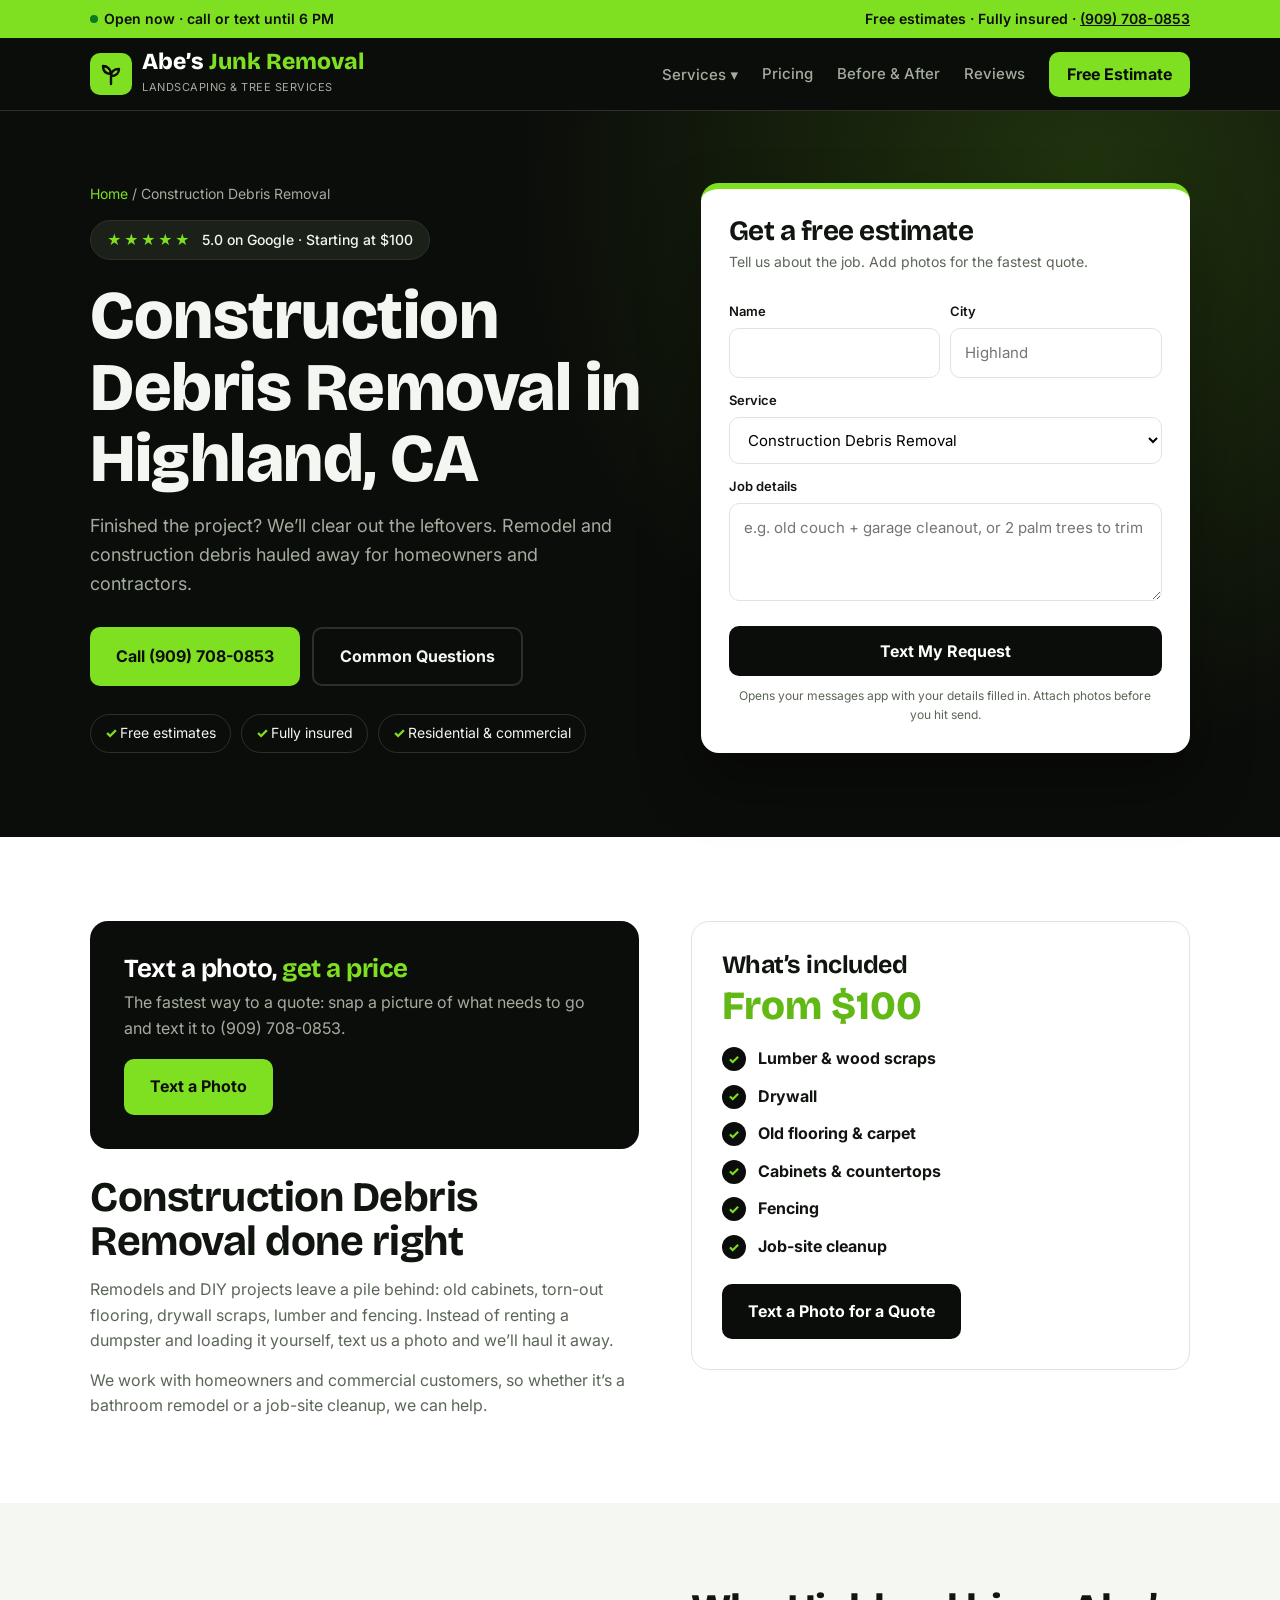
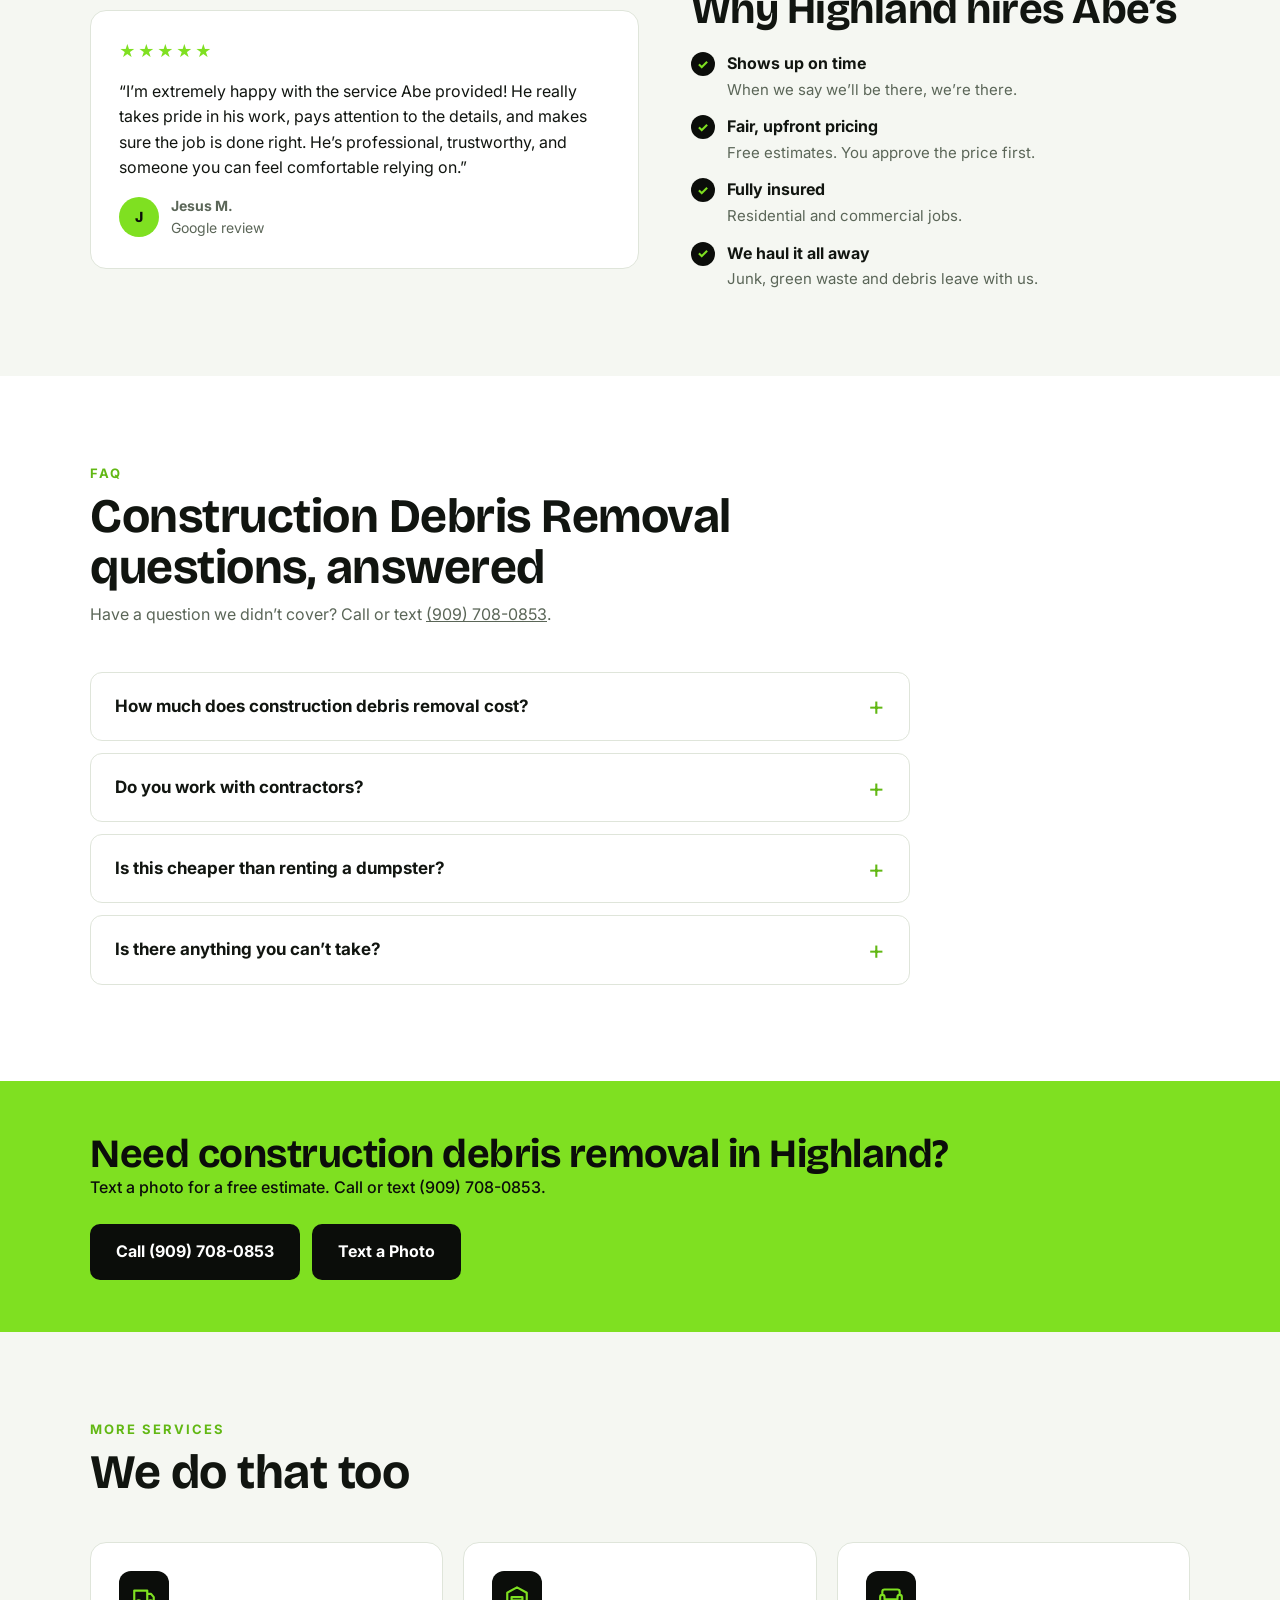
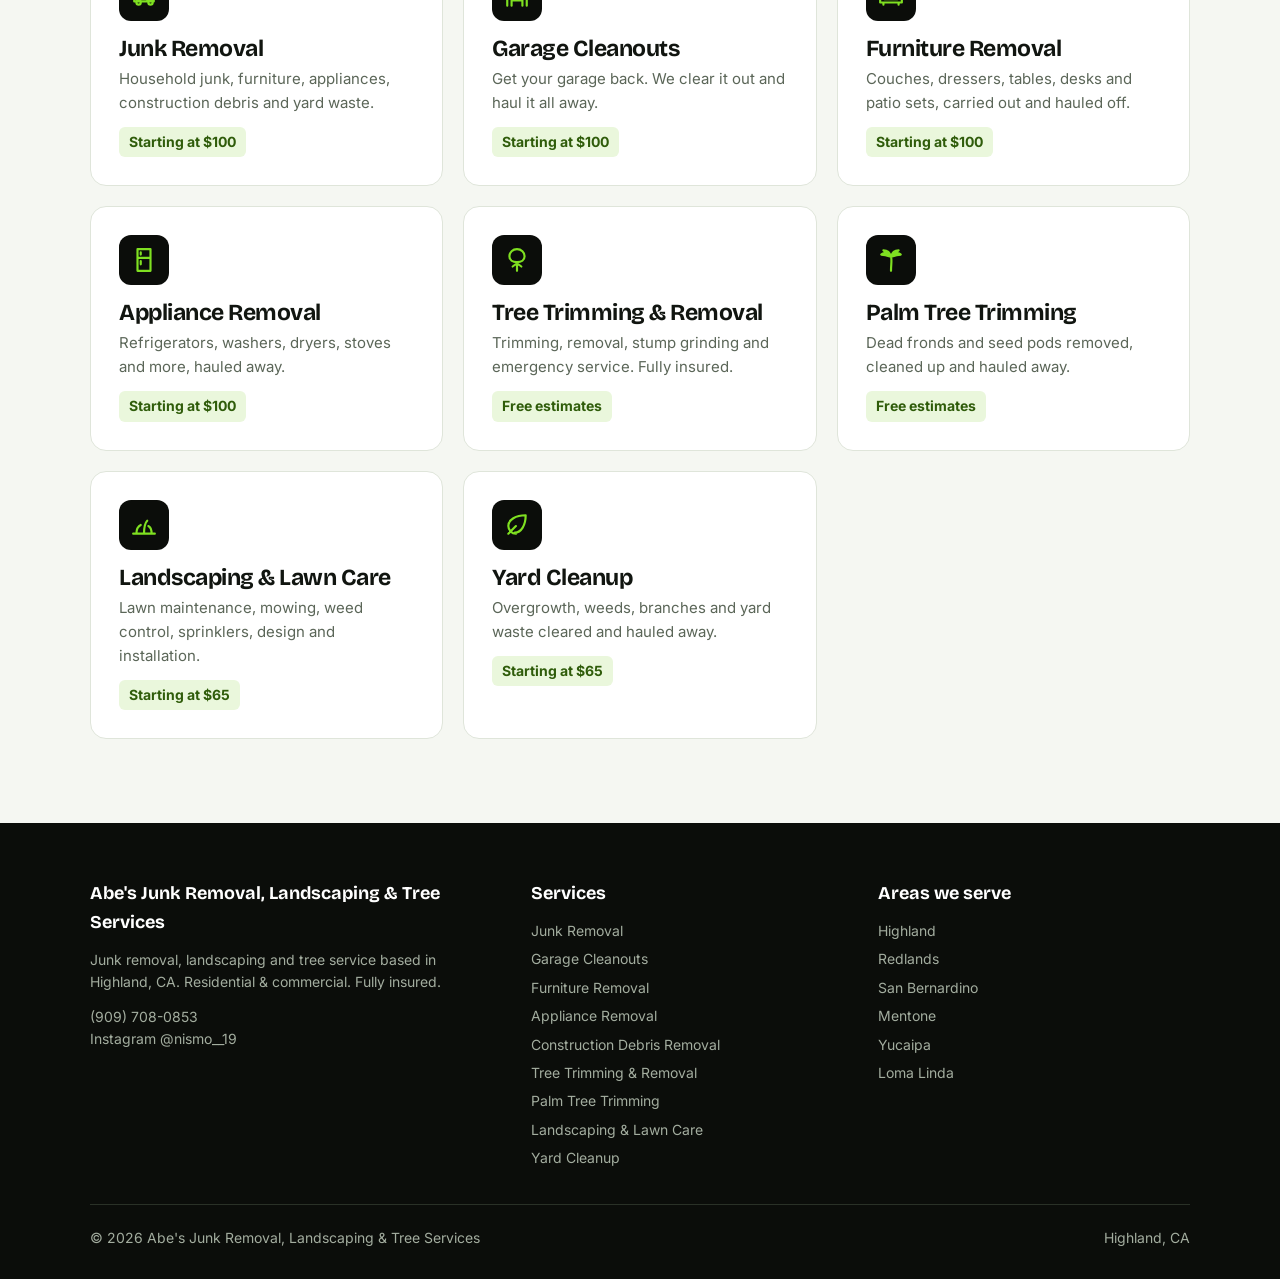
<file: services/construction-debris-removal/index.html>
<!doctype html>
<html lang="en">
<head>
<meta charset="utf-8">
<meta name="robots" content="noindex, nofollow">
<meta name="viewport" content="width=device-width, initial-scale=1">
<title>Construction Debris Removal in Highland, CA | Remodel Cleanup | Abe’s</title>
<meta name="description" content="Construction and remodel debris removal in Highland, CA. Wood, drywall, flooring, fencing, cabinets and job-site cleanup. Residential and commercial. (909) 708-0853.">
<link rel="canonical" href="https://www.abesjunkremoval.com/services/construction-debris-removal/">
<meta property="og:title" content="Construction Debris Removal in Highland, CA | Remodel Cleanup | Abe’s">
<meta property="og:description" content="Construction and remodel debris removal in Highland, CA. Wood, drywall, flooring, fencing, cabinets and job-site cleanup. Residential and commercial. (909) 708-0853.">
<meta property="og:type" content="website">
<meta property="og:image" content="https://www.abesjunkremoval.com/assets/photos/lawn-after.jpg">
<link rel="preconnect" href="https://fonts.googleapis.com">
<link href="https://fonts.googleapis.com/css2?family=Bricolage+Grotesque:wght@600;800&family=Inter:wght@400;500;600;700&display=swap" rel="stylesheet">
<link rel="stylesheet" href="../../assets/styles.css">
<script type="application/ld+json">
{
 "@context": "https://schema.org",
 "@graph": [
  {
   "@type": [
    "HomeAndConstructionBusiness",
    "LocalBusiness"
   ],
   "@id": "https://www.abesjunkremoval.com/#business",
   "name": "Abe's Junk Removal, Landscaping & Tree Services",
   "url": "https://www.abesjunkremoval.com/",
   "telephone": "+1-909-708-0853",
   "address": {
    "@type": "PostalAddress",
    "addressLocality": "Highland",
    "addressRegion": "CA",
    "postalCode": "92346",
    "addressCountry": "US"
   },
   "geo": {
    "@type": "GeoCoordinates",
    "latitude": 34.1130502,
    "longitude": -117.2097615
   },
   "areaServed": [
    "Highland",
    "Redlands",
    "San Bernardino",
    "Mentone",
    "Yucaipa",
    "Loma Linda"
   ],
   "priceRange": "$$",
   "sameAs": [
    "https://www.instagram.com/nismo__19/"
   ],
   "aggregateRating": {
    "@type": "AggregateRating",
    "ratingValue": "5.0",
    "reviewCount": "16"
   },
   "hasMap": "https://www.google.com/maps/place/?q=place_id:ChIJg1mSGvGr3IAR5eYl2VqVgB4"
  },
  {
   "@type": "Service",
   "name": "Construction Debris Removal",
   "serviceType": "Construction Debris Removal",
   "provider": {
    "@id": "https://www.abesjunkremoval.com/#business"
   },
   "areaServed": [
    {
     "@type": "City",
     "name": "Highland, CA"
    },
    {
     "@type": "City",
     "name": "Redlands, CA"
    },
    {
     "@type": "City",
     "name": "San Bernardino, CA"
    },
    {
     "@type": "City",
     "name": "Mentone, CA"
    },
    {
     "@type": "City",
     "name": "Yucaipa, CA"
    },
    {
     "@type": "City",
     "name": "Loma Linda, CA"
    }
   ],
   "url": "https://www.abesjunkremoval.com/services/construction-debris-removal/",
   "description": "Construction and remodel debris removal in Highland, CA. Wood, drywall, flooring, fencing, cabinets and job-site cleanup. Residential and commercial. (909) 708-0853."
  },
  {
   "@type": "FAQPage",
   "mainEntity": [
    {
     "@type": "Question",
     "name": "How much does construction debris removal cost?",
     "acceptedAnswer": {
      "@type": "Answer",
      "text": "Junk removal starts at $100. Price depends on how much debris there is and how heavy it is. Text a photo to (909) 708-0853 for a free estimate."
     }
    },
    {
     "@type": "Question",
     "name": "Do you work with contractors?",
     "acceptedAnswer": {
      "@type": "Answer",
      "text": "Yes. We handle both residential and commercial jobs, including job-site debris."
     }
    },
    {
     "@type": "Question",
     "name": "Is this cheaper than renting a dumpster?",
     "acceptedAnswer": {
      "@type": "Answer",
      "text": "Often, for smaller jobs. With us, there’s no dumpster sitting in your driveway and you don’t do the loading. Send a photo and compare."
     }
    },
    {
     "@type": "Question",
     "name": "Is there anything you can’t take?",
     "acceptedAnswer": {
      "@type": "Answer",
      "text": "Hazardous materials like paint, chemicals and asbestos need special disposal. Ask us and we’ll point you in the right direction."
     }
    }
   ]
  },
  {
   "@type": "BreadcrumbList",
   "itemListElement": [
    {
     "@type": "ListItem",
     "position": 1,
     "name": "Home",
     "item": "https://www.abesjunkremoval.com/"
    },
    {
     "@type": "ListItem",
     "position": 2,
     "name": "Construction Debris Removal",
     "item": "https://www.abesjunkremoval.com/services/construction-debris-removal/"
    }
   ]
  }
 ]
}
</script>
</head>
<body>
<div class="topbar"><div class="wrap">
  <span class="status" id="status"><i class="dot"></i><span>Checking hours…</span></span>
  <span>Free estimates · Fully insured · <a href="tel:+19097080853">(909) 708-0853</a></span>
</div></div>
<header class="nav"><div class="wrap">
  <a href="../../" class="logo"><span class="mk"><svg width="24" height="24" viewBox="0 0 24 24" fill="none" stroke="#0b0d0a" stroke-width="2.4" stroke-linecap="round" stroke-linejoin="round"><path d="M12 22V12M12 12C12 7 8 4 4 4c0 5 3 8 8 8zM12 14c0-4 3-7 8-7 0 4-3 7-8 7z"/></svg></span><span><b>Abe’s <span>Junk Removal</span></b><small>LANDSCAPING &amp; TREE SERVICES</small></span></a>
  <nav>
    <div class="dd"><button type="button" aria-haspopup="true">Services ▾</button><div class="dd-menu"><a href="../../services/junk-removal/">Junk Removal</a><a href="../../services/garage-cleanouts/">Garage Cleanouts</a><a href="../../services/furniture-removal/">Furniture Removal</a><a href="../../services/appliance-removal/">Appliance Removal</a><a href="../../services/construction-debris-removal/">Construction Debris Removal</a><a href="../../services/tree-service/">Tree Trimming & Removal</a><a href="../../services/palm-tree-trimming/">Palm Tree Trimming</a><a href="../../services/landscaping/">Landscaping & Lawn Care</a><a href="../../services/yard-cleanup/">Yard Cleanup</a></div></div>
    <a href="../../#pricing">Pricing</a><a href="../../#before-after">Before &amp; After</a><a href="../../#reviews">Reviews</a>
    <a href="../../#quote" class="btn btn-lime">Free Estimate</a>
  </nav>
</div></header>

<section class="hero" style="padding:0"><div class="wrap">
  <div>
    <div class="crumbs"><a href="../../">Home</a> / Construction Debris Removal</div>
    <span class="rating"><span class="st">★★★★★</span> 5.0 on Google · Starting at $100</span>
    <h1>Construction Debris Removal in Highland, CA</h1>
    <p class="lead">Finished the project? We’ll clear out the leftovers. Remodel and construction debris hauled away for homeowners and contractors.</p>
    <div class="ctas">
      <a href="tel:+19097080853" class="btn btn-lime">Call (909) 708-0853</a>
      <a href="#faq" class="btn btn-out">Common Questions</a>
    </div>
    <ul class="checks"><li>Free estimates</li><li>Fully insured</li><li>Residential &amp; commercial</li></ul>
  </div>
  <form class="quote-card" id="quote" onsubmit="return sendQuote(event)">
    <h2>Get a free estimate</h2>
    <p class="s">Tell us about the job. Add photos for the fastest quote.</p>
    <div class="row">
      <div><label for="qn">Name</label><input id="qn" required autocomplete="name"></div>
      <div><label for="qc">City</label><input id="qc" placeholder="Highland" autocomplete="address-level2"></div>
    </div>
    <label for="qs">Service</label>
    <select id="qs"><option>Junk Removal</option><option>Garage Cleanouts</option><option>Furniture Removal</option><option>Appliance Removal</option><option selected>Construction Debris Removal</option><option>Tree Trimming & Removal</option><option>Palm Tree Trimming</option><option>Landscaping & Lawn Care</option><option>Yard Cleanup</option><option>Not sure / multiple things</option></select>
    <label for="qd">Job details</label>
    <textarea id="qd" rows="3" placeholder="e.g. old couch + garage cleanout, or 2 palm trees to trim"></textarea>
    <button class="btn btn-dark" type="submit">Text My Request</button>
    <p class="note">Opens your messages app with your details filled in. Attach photos before you hit send.</p>
  </form>
</div></section>

<section><div class="wrap split">
  <div class="prose">
    <div class="textcard"><h3>Text a photo, <span>get a price</span></h3><p>The fastest way to a quote: snap a picture of what needs to go and text it to (909) 708-0853.</p><a href="sms:+19097080853" class="btn btn-lime">Text a Photo</a></div>
    <h2>Construction Debris Removal done right</h2>
    <p>Remodels and DIY projects leave a pile behind: old cabinets, torn-out flooring, drywall scraps, lumber and fencing. Instead of renting a dumpster and loading it yourself, text us a photo and we’ll haul it away.</p><p>We work with homeowners and commercial customers, so whether it’s a bathroom remodel or a job-site cleanup, we can help.</p>
  </div>
  <div class="box">
    <h3>What’s included</h3>
    <div class="amt">From $100</div>
    <ul class="ticks"><li><div><b>Lumber &amp; wood scraps</b></div></li><li><div><b>Drywall</b></div></li><li><div><b>Old flooring &amp; carpet</b></div></li><li><div><b>Cabinets &amp; countertops</b></div></li><li><div><b>Fencing</b></div></li><li><div><b>Job-site cleanup</b></div></li></ul>
    <a href="sms:+19097080853" class="btn btn-dark" style="margin-top:24px">Text a Photo for a Quote</a>
  </div>
</div></section>

<section class="alt"><div class="wrap split" style="align-items:center">
  <figure class="quote">
      <div class="stars">★★★★★</div>
      <blockquote>“I’m extremely happy with the service Abe provided! He really takes pride in his work, pays attention to the details, and makes sure the job is done right. He’s professional, trustworthy, and someone you can feel comfortable relying on.”</blockquote>
      <figcaption><span class="av">J</span><span><b>Jesus M.</b>Google review</span></figcaption>
    </figure>
  <div class="prose">
    <h2>Why Highland hires Abe’s</h2>
    <ul class="ticks">
      <li><div><b>Shows up on time</b><span>When we say we’ll be there, we’re there.</span></div></li>
      <li><div><b>Fair, upfront pricing</b><span>Free estimates. You approve the price first.</span></div></li>
      <li><div><b>Fully insured</b><span>Residential and commercial jobs.</span></div></li>
      <li><div><b>We haul it all away</b><span>Junk, green waste and debris leave with us.</span></div></li>
    </ul>
  </div>
</div></section>


<section id="faq"><div class="wrap">
  <div class="sh"><small>FAQ</small><h2>Construction Debris Removal questions, answered</h2><p>Have a question we didn’t cover? Call or text <a href="tel:+19097080853">(909) 708-0853</a>.</p></div>
  <div class="faq"><details><summary>How much does construction debris removal cost?</summary><p>Junk removal starts at $100. Price depends on how much debris there is and how heavy it is. Text a photo to (909) 708-0853 for a free estimate.</p></details>
<details><summary>Do you work with contractors?</summary><p>Yes. We handle both residential and commercial jobs, including job-site debris.</p></details>
<details><summary>Is this cheaper than renting a dumpster?</summary><p>Often, for smaller jobs. With us, there’s no dumpster sitting in your driveway and you don’t do the loading. Send a photo and compare.</p></details>
<details><summary>Is there anything you can’t take?</summary><p>Hazardous materials like paint, chemicals and asbestos need special disposal. Ask us and we’ll point you in the right direction.</p></details></div>
</div></section>

<section class="cta" style="padding:52px 0"><div class="wrap">
  <div><h2>Need construction debris removal in Highland?</h2><p>Text a photo for a free estimate. Call or text (909) 708-0853.</p></div>
  <div class="ctas"><a href="tel:+19097080853" class="btn btn-dark">Call (909) 708-0853</a><a href="sms:+19097080853" class="btn btn-dark">Text a Photo</a></div>
</div></section>

<section class="alt"><div class="wrap">
  <div class="sh"><small>More services</small><h2>We do that too</h2></div>
  <div class="svc">
    <a href="../../services/junk-removal/"><div class="ic"><svg width="26" height="26" viewBox="0 0 24 24" fill="none" stroke="currentColor" stroke-width="2" stroke-linecap="round" stroke-linejoin="round"><path d="M3 7h12v10H3zM15 10h3.5l2.5 3v4h-6"/><circle cx="7" cy="18" r="2"/><circle cx="18" cy="18" r="2"/></svg></div><h3>Junk Removal</h3><p>Household junk, furniture, appliances, construction debris and yard waste.</p><span class="price">Starting at $100</span></a>
    <a href="../../services/garage-cleanouts/"><div class="ic"><svg width="26" height="26" viewBox="0 0 24 24" fill="none" stroke="currentColor" stroke-width="2" stroke-linecap="round" stroke-linejoin="round"><path d="M3 21V9l9-5 9 5v12M7 21v-8h10v8M7 16h10"/></svg></div><h3>Garage Cleanouts</h3><p>Get your garage back. We clear it out and haul it all away.</p><span class="price">Starting at $100</span></a>
    <a href="../../services/furniture-removal/"><div class="ic"><svg width="26" height="26" viewBox="0 0 24 24" fill="none" stroke="currentColor" stroke-width="2" stroke-linecap="round" stroke-linejoin="round"><path d="M4 11V8a2 2 0 0 1 2-2h12a2 2 0 0 1 2 2v3M2 13a2 2 0 0 1 4 0v2h12v-2a2 2 0 0 1 4 0v5H2zM5 18v2M19 18v2"/></svg></div><h3>Furniture Removal</h3><p>Couches, dressers, tables, desks and patio sets, carried out and hauled off.</p><span class="price">Starting at $100</span></a>
    <a href="../../services/appliance-removal/"><div class="ic"><svg width="26" height="26" viewBox="0 0 24 24" fill="none" stroke="currentColor" stroke-width="2" stroke-linecap="round" stroke-linejoin="round"><path d="M6 2h12v20H6zM6 10h12M9 5v2M9 13v3"/></svg></div><h3>Appliance Removal</h3><p>Refrigerators, washers, dryers, stoves and more, hauled away.</p><span class="price">Starting at $100</span></a>
    <a href="../../services/tree-service/"><div class="ic"><svg width="26" height="26" viewBox="0 0 24 24" fill="none" stroke="currentColor" stroke-width="2" stroke-linecap="round" stroke-linejoin="round"><path d="M12 22v-7M12 15l-4 3M12 15l4 3M12 2c4 0 7 3 7 6.5S16 14 12 14s-7-2-7-5.5S8 2 12 2z"/></svg></div><h3>Tree Trimming & Removal</h3><p>Trimming, removal, stump grinding and emergency service. Fully insured.</p><span class="price">Free estimates</span></a>
    <a href="../../services/palm-tree-trimming/"><div class="ic"><svg width="26" height="26" viewBox="0 0 24 24" fill="none" stroke="currentColor" stroke-width="2" stroke-linecap="round" stroke-linejoin="round"><path d="M12 22c0-6 1-10 0-13M12 9C9 5 5 5 3 7c3 0 6 1 9 2zM12 9c3-4 7-4 9-2-3 0-6 1-9 2zM12 9c-1-4-4-6-7-6 2 2 5 4 7 6zM12 9c1-4 4-6 7-6-2 2-5 4-7 6z"/></svg></div><h3>Palm Tree Trimming</h3><p>Dead fronds and seed pods removed, cleaned up and hauled away.</p><span class="price">Free estimates</span></a>
    <a href="../../services/landscaping/"><div class="ic"><svg width="26" height="26" viewBox="0 0 24 24" fill="none" stroke="currentColor" stroke-width="2" stroke-linecap="round" stroke-linejoin="round"><path d="M2 20h20M5 20c0-4 2-7 4-8M12 20c0-6 1-10 3-12M19 20c0-3-1-6-3-7"/></svg></div><h3>Landscaping & Lawn Care</h3><p>Lawn maintenance, mowing, weed control, sprinklers, design and installation.</p><span class="price">Starting at $65</span></a>
    <a href="../../services/yard-cleanup/"><div class="ic"><svg width="26" height="26" viewBox="0 0 24 24" fill="none" stroke="currentColor" stroke-width="2" stroke-linecap="round" stroke-linejoin="round"><path d="M11 20A7 7 0 0 1 4 13c0-6 7-10 16-10 0 9-4 16-10 16zM4 20l7-7"/></svg></div><h3>Yard Cleanup</h3><p>Overgrowth, weeds, branches and yard waste cleared and hauled away.</p><span class="price">Starting at $65</span></a>
  </div>
</div></section>

<footer><div class="wrap">
  <div class="fcols">
    <div>
      <h4>Abe's Junk Removal, Landscaping & Tree Services</h4>
      <p>Junk removal, landscaping and tree service based in Highland, CA. Residential &amp; commercial. Fully insured.</p>
      <p style="margin-top:12px"><a href="tel:+19097080853">(909) 708-0853</a><br><a href="https://www.instagram.com/nismo__19/" target="_blank" rel="noopener">Instagram @nismo__19</a></p>
    </div>
    <div><h4>Services</h4><ul><li><a href="../../services/junk-removal/">Junk Removal</a></li><li><a href="../../services/garage-cleanouts/">Garage Cleanouts</a></li><li><a href="../../services/furniture-removal/">Furniture Removal</a></li><li><a href="../../services/appliance-removal/">Appliance Removal</a></li><li><a href="../../services/construction-debris-removal/">Construction Debris Removal</a></li><li><a href="../../services/tree-service/">Tree Trimming & Removal</a></li><li><a href="../../services/palm-tree-trimming/">Palm Tree Trimming</a></li><li><a href="../../services/landscaping/">Landscaping & Lawn Care</a></li><li><a href="../../services/yard-cleanup/">Yard Cleanup</a></li></ul></div>
    <div><h4>Areas we serve</h4><ul><li><a href="../../">Highland</a></li><li><a href="../../areas/redlands/">Redlands</a></li><li><a href="../../areas/san-bernardino/">San Bernardino</a></li><li><a href="../../areas/mentone/">Mentone</a></li><li><a href="../../areas/yucaipa/">Yucaipa</a></li><li><a href="../../areas/loma-linda/">Loma Linda</a></li></ul></div>
  </div>
  <div class="fbot"><span>© <span class="yr"></span> Abe's Junk Removal, Landscaping & Tree Services</span><span>Highland, CA</span></div>
</div></footer>

<div class="mbar"><a href="tel:+19097080853" class="btn btn-lime">Call</a><a href="sms:+19097080853" class="btn btn-dark">Text a Photo</a></div>
<script src="../../assets/site.js"></script>
</body>
</html>
</file>
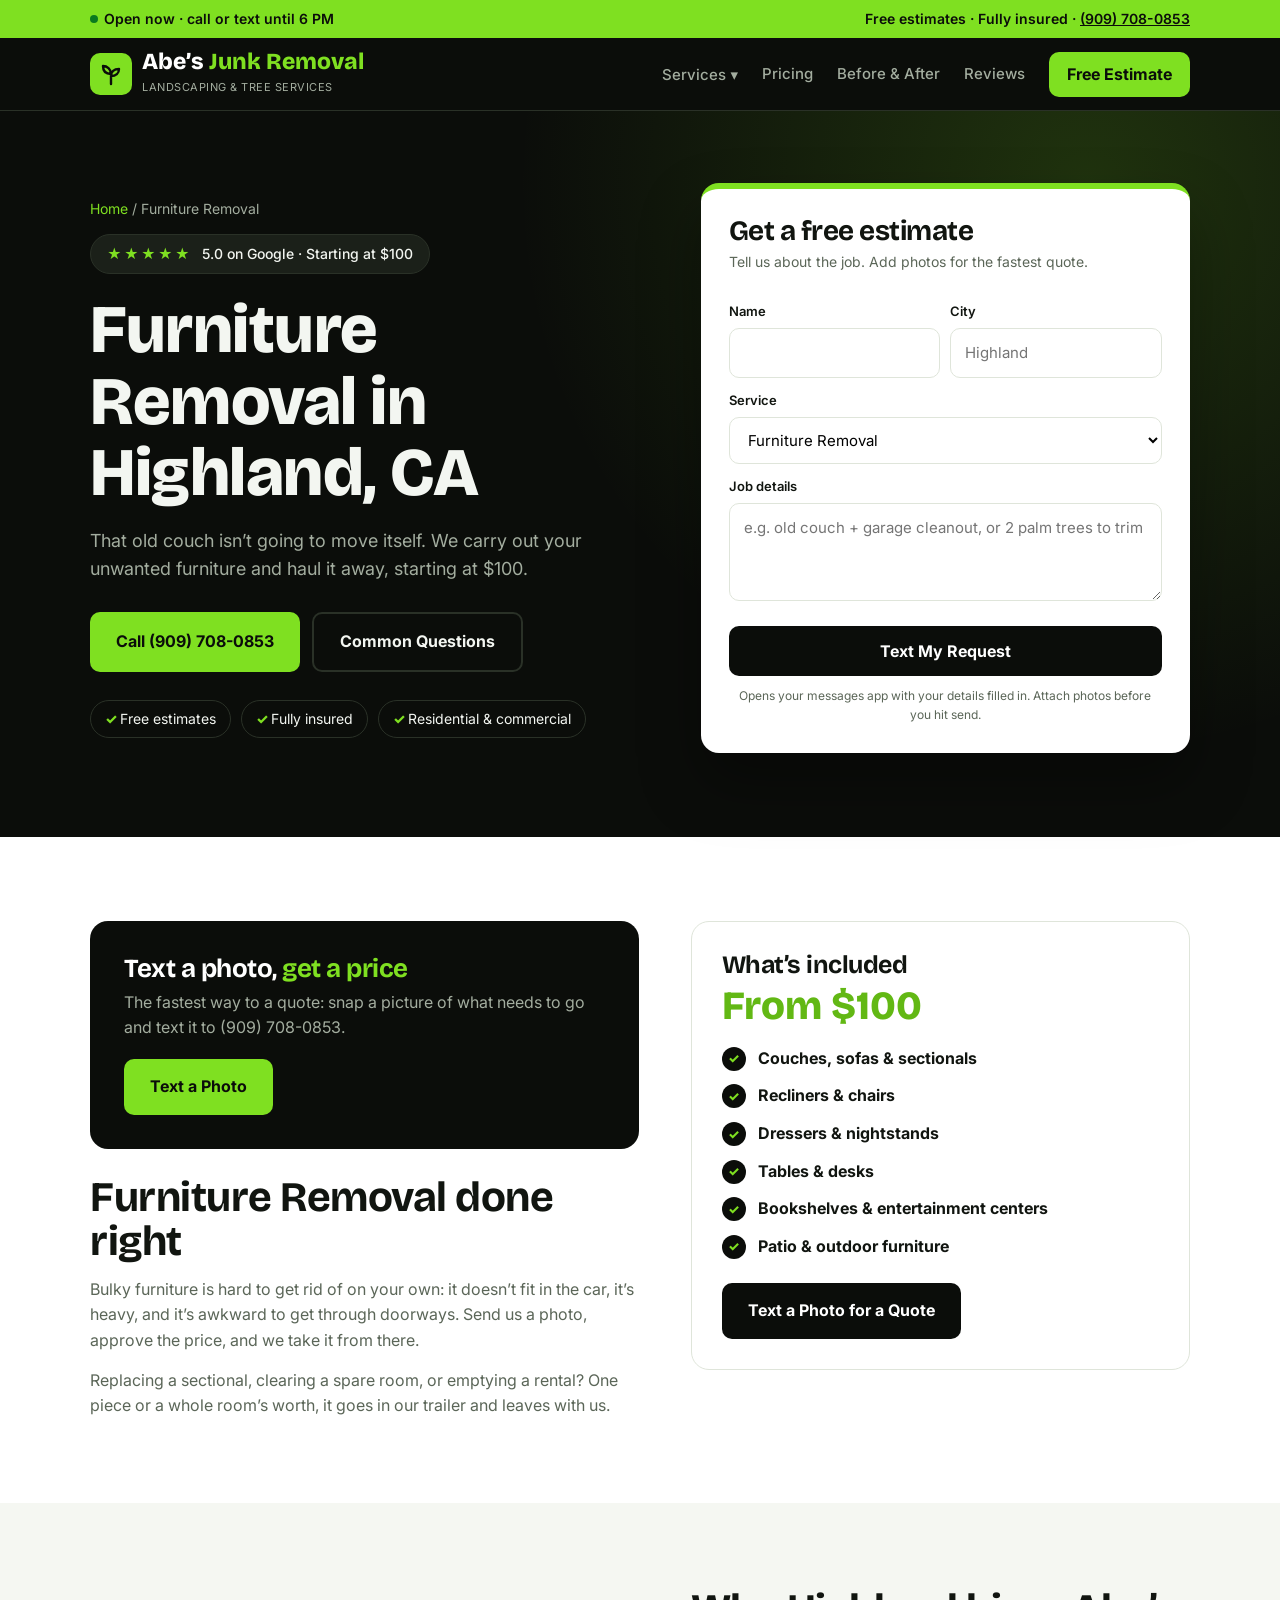
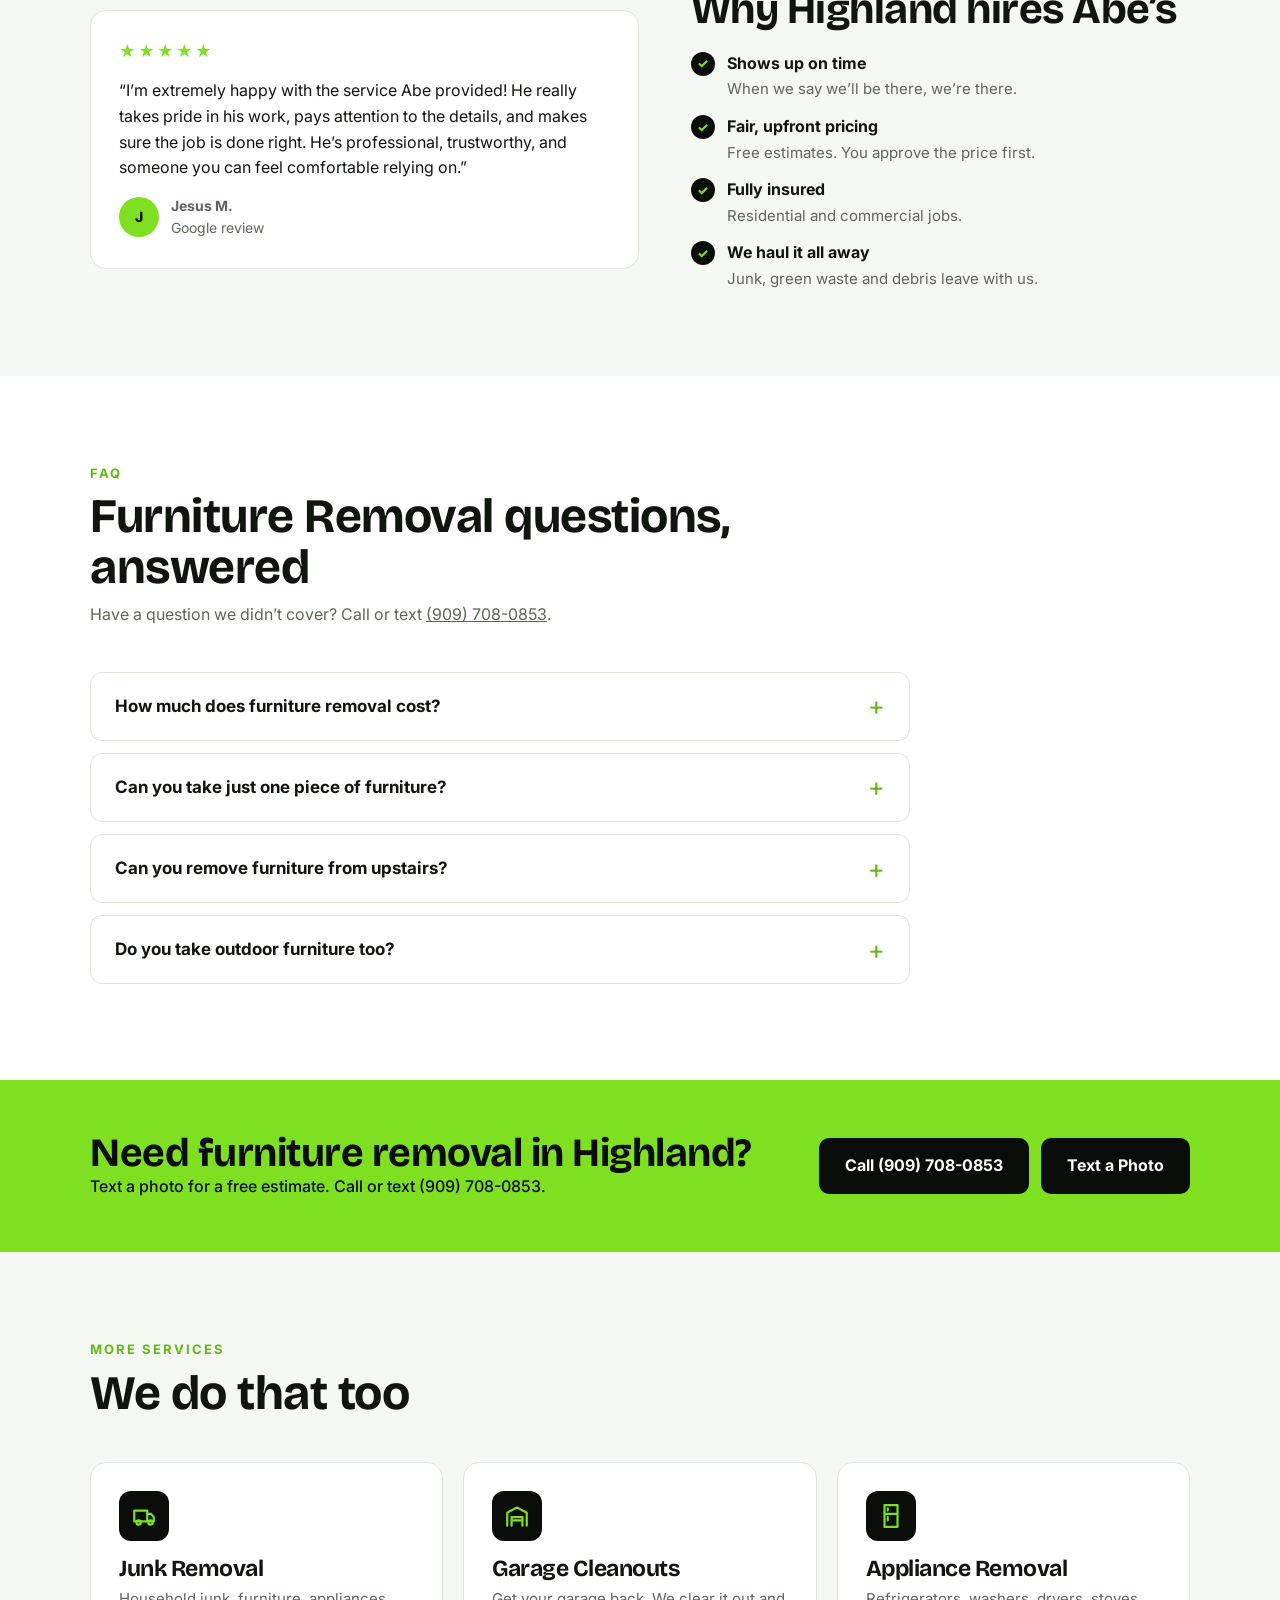
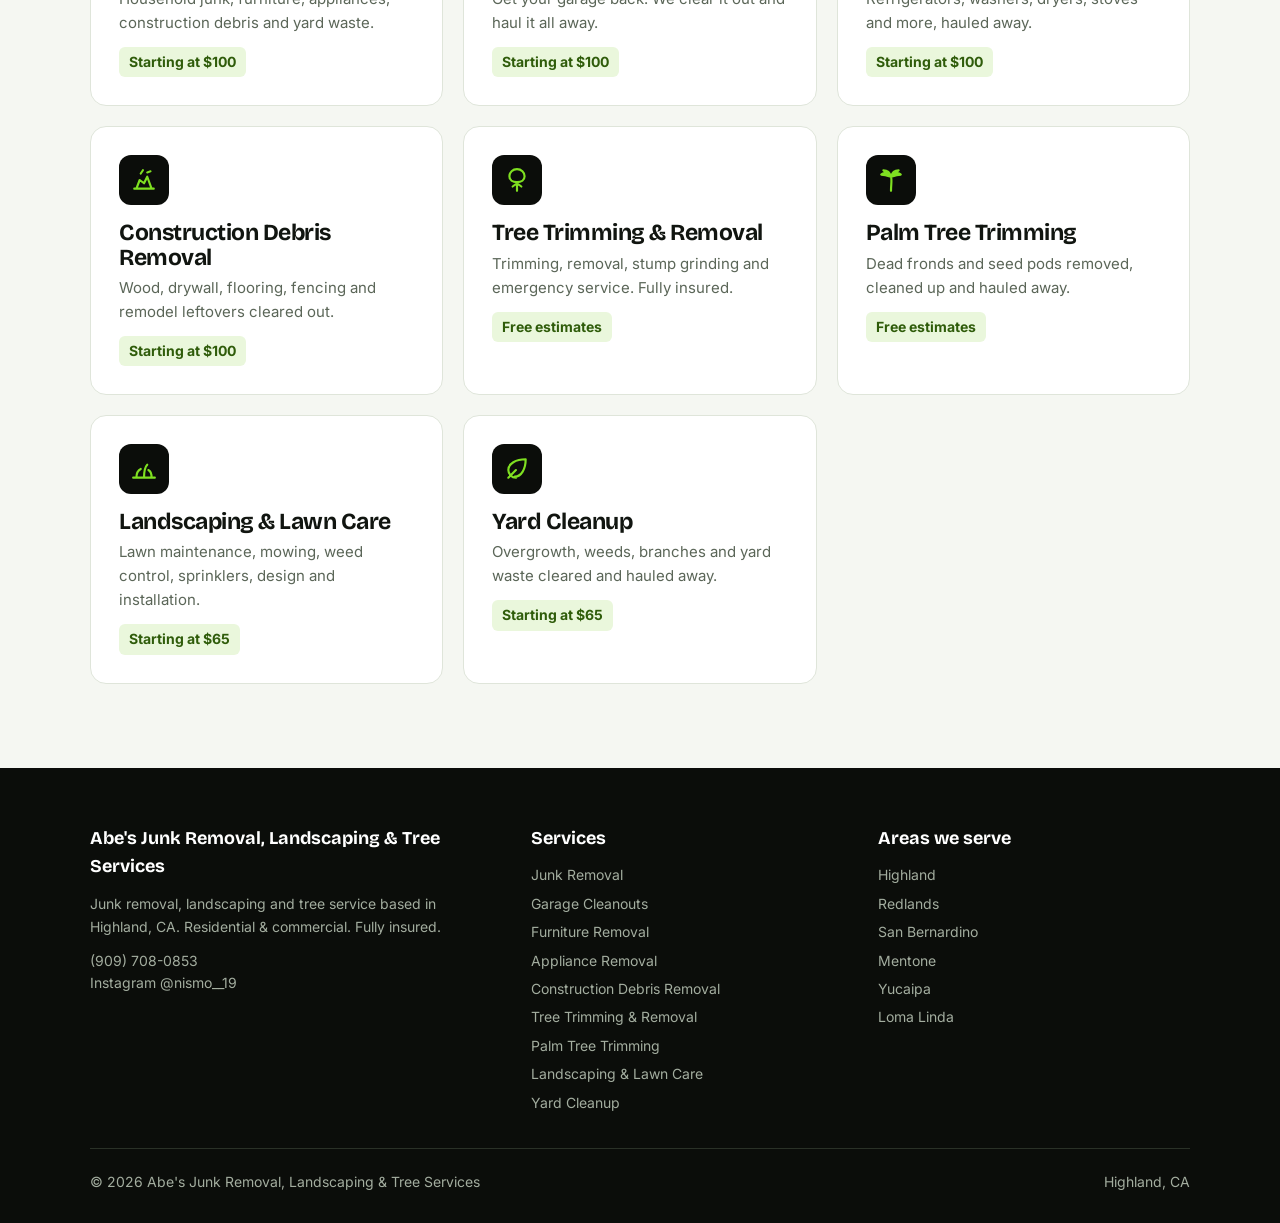
<file: services/furniture-removal/index.html>
<!doctype html>
<html lang="en">
<head>
<meta charset="utf-8">
<meta name="robots" content="noindex, nofollow">
<meta name="viewport" content="width=device-width, initial-scale=1">
<title>Furniture Removal in Highland, CA | Couch &amp; Furniture Haul Away | Abe’s</title>
<meta name="description" content="Furniture removal and haul away in Highland, CA. Couches, sectionals, dressers, tables, desks and outdoor furniture. Starting at $100. Free estimates. (909) 708-0853.">
<link rel="canonical" href="https://www.abesjunkremoval.com/services/furniture-removal/">
<meta property="og:title" content="Furniture Removal in Highland, CA | Couch &amp; Furniture Haul Away | Abe’s">
<meta property="og:description" content="Furniture removal and haul away in Highland, CA. Couches, sectionals, dressers, tables, desks and outdoor furniture. Starting at $100. Free estimates. (909) 708-0853.">
<meta property="og:type" content="website">
<meta property="og:image" content="https://www.abesjunkremoval.com/assets/photos/lawn-after.jpg">
<link rel="preconnect" href="https://fonts.googleapis.com">
<link href="https://fonts.googleapis.com/css2?family=Bricolage+Grotesque:wght@600;800&family=Inter:wght@400;500;600;700&display=swap" rel="stylesheet">
<link rel="stylesheet" href="../../assets/styles.css">
<script type="application/ld+json">
{
 "@context": "https://schema.org",
 "@graph": [
  {
   "@type": [
    "HomeAndConstructionBusiness",
    "LocalBusiness"
   ],
   "@id": "https://www.abesjunkremoval.com/#business",
   "name": "Abe's Junk Removal, Landscaping & Tree Services",
   "url": "https://www.abesjunkremoval.com/",
   "telephone": "+1-909-708-0853",
   "address": {
    "@type": "PostalAddress",
    "addressLocality": "Highland",
    "addressRegion": "CA",
    "postalCode": "92346",
    "addressCountry": "US"
   },
   "geo": {
    "@type": "GeoCoordinates",
    "latitude": 34.1130502,
    "longitude": -117.2097615
   },
   "areaServed": [
    "Highland",
    "Redlands",
    "San Bernardino",
    "Mentone",
    "Yucaipa",
    "Loma Linda"
   ],
   "priceRange": "$$",
   "sameAs": [
    "https://www.instagram.com/nismo__19/"
   ],
   "aggregateRating": {
    "@type": "AggregateRating",
    "ratingValue": "5.0",
    "reviewCount": "16"
   },
   "hasMap": "https://www.google.com/maps/place/?q=place_id:ChIJg1mSGvGr3IAR5eYl2VqVgB4"
  },
  {
   "@type": "Service",
   "name": "Furniture Removal",
   "serviceType": "Furniture Removal",
   "provider": {
    "@id": "https://www.abesjunkremoval.com/#business"
   },
   "areaServed": [
    {
     "@type": "City",
     "name": "Highland, CA"
    },
    {
     "@type": "City",
     "name": "Redlands, CA"
    },
    {
     "@type": "City",
     "name": "San Bernardino, CA"
    },
    {
     "@type": "City",
     "name": "Mentone, CA"
    },
    {
     "@type": "City",
     "name": "Yucaipa, CA"
    },
    {
     "@type": "City",
     "name": "Loma Linda, CA"
    }
   ],
   "url": "https://www.abesjunkremoval.com/services/furniture-removal/",
   "description": "Furniture removal and haul away in Highland, CA. Couches, sectionals, dressers, tables, desks and outdoor furniture. Starting at $100. Free estimates. (909) 708-0853."
  },
  {
   "@type": "FAQPage",
   "mainEntity": [
    {
     "@type": "Question",
     "name": "How much does furniture removal cost?",
     "acceptedAnswer": {
      "@type": "Answer",
      "text": "Junk removal starts at $100. The price depends on how many pieces you have and how big they are. Text a photo to (909) 708-0853 for a free estimate."
     }
    },
    {
     "@type": "Question",
     "name": "Can you take just one piece of furniture?",
     "acceptedAnswer": {
      "@type": "Answer",
      "text": "Yes. One couch or a whole room’s worth. Send a photo and we’ll quote it."
     }
    },
    {
     "@type": "Question",
     "name": "Can you remove furniture from upstairs?",
     "acceptedAnswer": {
      "@type": "Answer",
      "text": "Let us know when you send your photo where the furniture is and whether there are stairs, so we can plan for it."
     }
    },
    {
     "@type": "Question",
     "name": "Do you take outdoor furniture too?",
     "acceptedAnswer": {
      "@type": "Answer",
      "text": "Yes. Patio sets, outdoor chairs and tables, and old play equipment can all go."
     }
    }
   ]
  },
  {
   "@type": "BreadcrumbList",
   "itemListElement": [
    {
     "@type": "ListItem",
     "position": 1,
     "name": "Home",
     "item": "https://www.abesjunkremoval.com/"
    },
    {
     "@type": "ListItem",
     "position": 2,
     "name": "Furniture Removal",
     "item": "https://www.abesjunkremoval.com/services/furniture-removal/"
    }
   ]
  }
 ]
}
</script>
</head>
<body>
<div class="topbar"><div class="wrap">
  <span class="status" id="status"><i class="dot"></i><span>Checking hours…</span></span>
  <span>Free estimates · Fully insured · <a href="tel:+19097080853">(909) 708-0853</a></span>
</div></div>
<header class="nav"><div class="wrap">
  <a href="../../" class="logo"><span class="mk"><svg width="24" height="24" viewBox="0 0 24 24" fill="none" stroke="#0b0d0a" stroke-width="2.4" stroke-linecap="round" stroke-linejoin="round"><path d="M12 22V12M12 12C12 7 8 4 4 4c0 5 3 8 8 8zM12 14c0-4 3-7 8-7 0 4-3 7-8 7z"/></svg></span><span><b>Abe’s <span>Junk Removal</span></b><small>LANDSCAPING &amp; TREE SERVICES</small></span></a>
  <nav>
    <div class="dd"><button type="button" aria-haspopup="true">Services ▾</button><div class="dd-menu"><a href="../../services/junk-removal/">Junk Removal</a><a href="../../services/garage-cleanouts/">Garage Cleanouts</a><a href="../../services/furniture-removal/">Furniture Removal</a><a href="../../services/appliance-removal/">Appliance Removal</a><a href="../../services/construction-debris-removal/">Construction Debris Removal</a><a href="../../services/tree-service/">Tree Trimming & Removal</a><a href="../../services/palm-tree-trimming/">Palm Tree Trimming</a><a href="../../services/landscaping/">Landscaping & Lawn Care</a><a href="../../services/yard-cleanup/">Yard Cleanup</a></div></div>
    <a href="../../#pricing">Pricing</a><a href="../../#before-after">Before &amp; After</a><a href="../../#reviews">Reviews</a>
    <a href="../../#quote" class="btn btn-lime">Free Estimate</a>
  </nav>
</div></header>

<section class="hero" style="padding:0"><div class="wrap">
  <div>
    <div class="crumbs"><a href="../../">Home</a> / Furniture Removal</div>
    <span class="rating"><span class="st">★★★★★</span> 5.0 on Google · Starting at $100</span>
    <h1>Furniture Removal in Highland, CA</h1>
    <p class="lead">That old couch isn’t going to move itself. We carry out your unwanted furniture and haul it away, starting at $100.</p>
    <div class="ctas">
      <a href="tel:+19097080853" class="btn btn-lime">Call (909) 708-0853</a>
      <a href="#faq" class="btn btn-out">Common Questions</a>
    </div>
    <ul class="checks"><li>Free estimates</li><li>Fully insured</li><li>Residential &amp; commercial</li></ul>
  </div>
  <form class="quote-card" id="quote" onsubmit="return sendQuote(event)">
    <h2>Get a free estimate</h2>
    <p class="s">Tell us about the job. Add photos for the fastest quote.</p>
    <div class="row">
      <div><label for="qn">Name</label><input id="qn" required autocomplete="name"></div>
      <div><label for="qc">City</label><input id="qc" placeholder="Highland" autocomplete="address-level2"></div>
    </div>
    <label for="qs">Service</label>
    <select id="qs"><option>Junk Removal</option><option>Garage Cleanouts</option><option selected>Furniture Removal</option><option>Appliance Removal</option><option>Construction Debris Removal</option><option>Tree Trimming & Removal</option><option>Palm Tree Trimming</option><option>Landscaping & Lawn Care</option><option>Yard Cleanup</option><option>Not sure / multiple things</option></select>
    <label for="qd">Job details</label>
    <textarea id="qd" rows="3" placeholder="e.g. old couch + garage cleanout, or 2 palm trees to trim"></textarea>
    <button class="btn btn-dark" type="submit">Text My Request</button>
    <p class="note">Opens your messages app with your details filled in. Attach photos before you hit send.</p>
  </form>
</div></section>

<section><div class="wrap split">
  <div class="prose">
    <div class="textcard"><h3>Text a photo, <span>get a price</span></h3><p>The fastest way to a quote: snap a picture of what needs to go and text it to (909) 708-0853.</p><a href="sms:+19097080853" class="btn btn-lime">Text a Photo</a></div>
    <h2>Furniture Removal done right</h2>
    <p>Bulky furniture is hard to get rid of on your own: it doesn’t fit in the car, it’s heavy, and it’s awkward to get through doorways. Send us a photo, approve the price, and we take it from there.</p><p>Replacing a sectional, clearing a spare room, or emptying a rental? One piece or a whole room’s worth, it goes in our trailer and leaves with us.</p>
  </div>
  <div class="box">
    <h3>What’s included</h3>
    <div class="amt">From $100</div>
    <ul class="ticks"><li><div><b>Couches, sofas &amp; sectionals</b></div></li><li><div><b>Recliners &amp; chairs</b></div></li><li><div><b>Dressers &amp; nightstands</b></div></li><li><div><b>Tables &amp; desks</b></div></li><li><div><b>Bookshelves &amp; entertainment centers</b></div></li><li><div><b>Patio &amp; outdoor furniture</b></div></li></ul>
    <a href="sms:+19097080853" class="btn btn-dark" style="margin-top:24px">Text a Photo for a Quote</a>
  </div>
</div></section>

<section class="alt"><div class="wrap split" style="align-items:center">
  <figure class="quote">
      <div class="stars">★★★★★</div>
      <blockquote>“I’m extremely happy with the service Abe provided! He really takes pride in his work, pays attention to the details, and makes sure the job is done right. He’s professional, trustworthy, and someone you can feel comfortable relying on.”</blockquote>
      <figcaption><span class="av">J</span><span><b>Jesus M.</b>Google review</span></figcaption>
    </figure>
  <div class="prose">
    <h2>Why Highland hires Abe’s</h2>
    <ul class="ticks">
      <li><div><b>Shows up on time</b><span>When we say we’ll be there, we’re there.</span></div></li>
      <li><div><b>Fair, upfront pricing</b><span>Free estimates. You approve the price first.</span></div></li>
      <li><div><b>Fully insured</b><span>Residential and commercial jobs.</span></div></li>
      <li><div><b>We haul it all away</b><span>Junk, green waste and debris leave with us.</span></div></li>
    </ul>
  </div>
</div></section>


<section id="faq"><div class="wrap">
  <div class="sh"><small>FAQ</small><h2>Furniture Removal questions, answered</h2><p>Have a question we didn’t cover? Call or text <a href="tel:+19097080853">(909) 708-0853</a>.</p></div>
  <div class="faq"><details><summary>How much does furniture removal cost?</summary><p>Junk removal starts at $100. The price depends on how many pieces you have and how big they are. Text a photo to (909) 708-0853 for a free estimate.</p></details>
<details><summary>Can you take just one piece of furniture?</summary><p>Yes. One couch or a whole room’s worth. Send a photo and we’ll quote it.</p></details>
<details><summary>Can you remove furniture from upstairs?</summary><p>Let us know when you send your photo where the furniture is and whether there are stairs, so we can plan for it.</p></details>
<details><summary>Do you take outdoor furniture too?</summary><p>Yes. Patio sets, outdoor chairs and tables, and old play equipment can all go.</p></details></div>
</div></section>

<section class="cta" style="padding:52px 0"><div class="wrap">
  <div><h2>Need furniture removal in Highland?</h2><p>Text a photo for a free estimate. Call or text (909) 708-0853.</p></div>
  <div class="ctas"><a href="tel:+19097080853" class="btn btn-dark">Call (909) 708-0853</a><a href="sms:+19097080853" class="btn btn-dark">Text a Photo</a></div>
</div></section>

<section class="alt"><div class="wrap">
  <div class="sh"><small>More services</small><h2>We do that too</h2></div>
  <div class="svc">
    <a href="../../services/junk-removal/"><div class="ic"><svg width="26" height="26" viewBox="0 0 24 24" fill="none" stroke="currentColor" stroke-width="2" stroke-linecap="round" stroke-linejoin="round"><path d="M3 7h12v10H3zM15 10h3.5l2.5 3v4h-6"/><circle cx="7" cy="18" r="2"/><circle cx="18" cy="18" r="2"/></svg></div><h3>Junk Removal</h3><p>Household junk, furniture, appliances, construction debris and yard waste.</p><span class="price">Starting at $100</span></a>
    <a href="../../services/garage-cleanouts/"><div class="ic"><svg width="26" height="26" viewBox="0 0 24 24" fill="none" stroke="currentColor" stroke-width="2" stroke-linecap="round" stroke-linejoin="round"><path d="M3 21V9l9-5 9 5v12M7 21v-8h10v8M7 16h10"/></svg></div><h3>Garage Cleanouts</h3><p>Get your garage back. We clear it out and haul it all away.</p><span class="price">Starting at $100</span></a>
    <a href="../../services/appliance-removal/"><div class="ic"><svg width="26" height="26" viewBox="0 0 24 24" fill="none" stroke="currentColor" stroke-width="2" stroke-linecap="round" stroke-linejoin="round"><path d="M6 2h12v20H6zM6 10h12M9 5v2M9 13v3"/></svg></div><h3>Appliance Removal</h3><p>Refrigerators, washers, dryers, stoves and more, hauled away.</p><span class="price">Starting at $100</span></a>
    <a href="../../services/construction-debris-removal/"><div class="ic"><svg width="26" height="26" viewBox="0 0 24 24" fill="none" stroke="currentColor" stroke-width="2" stroke-linecap="round" stroke-linejoin="round"><path d="M3 20h18M5 20l3-8 4 3 3-6 4 11M9 6l2-3M15 5l3-1"/></svg></div><h3>Construction Debris Removal</h3><p>Wood, drywall, flooring, fencing and remodel leftovers cleared out.</p><span class="price">Starting at $100</span></a>
    <a href="../../services/tree-service/"><div class="ic"><svg width="26" height="26" viewBox="0 0 24 24" fill="none" stroke="currentColor" stroke-width="2" stroke-linecap="round" stroke-linejoin="round"><path d="M12 22v-7M12 15l-4 3M12 15l4 3M12 2c4 0 7 3 7 6.5S16 14 12 14s-7-2-7-5.5S8 2 12 2z"/></svg></div><h3>Tree Trimming & Removal</h3><p>Trimming, removal, stump grinding and emergency service. Fully insured.</p><span class="price">Free estimates</span></a>
    <a href="../../services/palm-tree-trimming/"><div class="ic"><svg width="26" height="26" viewBox="0 0 24 24" fill="none" stroke="currentColor" stroke-width="2" stroke-linecap="round" stroke-linejoin="round"><path d="M12 22c0-6 1-10 0-13M12 9C9 5 5 5 3 7c3 0 6 1 9 2zM12 9c3-4 7-4 9-2-3 0-6 1-9 2zM12 9c-1-4-4-6-7-6 2 2 5 4 7 6zM12 9c1-4 4-6 7-6-2 2-5 4-7 6z"/></svg></div><h3>Palm Tree Trimming</h3><p>Dead fronds and seed pods removed, cleaned up and hauled away.</p><span class="price">Free estimates</span></a>
    <a href="../../services/landscaping/"><div class="ic"><svg width="26" height="26" viewBox="0 0 24 24" fill="none" stroke="currentColor" stroke-width="2" stroke-linecap="round" stroke-linejoin="round"><path d="M2 20h20M5 20c0-4 2-7 4-8M12 20c0-6 1-10 3-12M19 20c0-3-1-6-3-7"/></svg></div><h3>Landscaping & Lawn Care</h3><p>Lawn maintenance, mowing, weed control, sprinklers, design and installation.</p><span class="price">Starting at $65</span></a>
    <a href="../../services/yard-cleanup/"><div class="ic"><svg width="26" height="26" viewBox="0 0 24 24" fill="none" stroke="currentColor" stroke-width="2" stroke-linecap="round" stroke-linejoin="round"><path d="M11 20A7 7 0 0 1 4 13c0-6 7-10 16-10 0 9-4 16-10 16zM4 20l7-7"/></svg></div><h3>Yard Cleanup</h3><p>Overgrowth, weeds, branches and yard waste cleared and hauled away.</p><span class="price">Starting at $65</span></a>
  </div>
</div></section>

<footer><div class="wrap">
  <div class="fcols">
    <div>
      <h4>Abe's Junk Removal, Landscaping & Tree Services</h4>
      <p>Junk removal, landscaping and tree service based in Highland, CA. Residential &amp; commercial. Fully insured.</p>
      <p style="margin-top:12px"><a href="tel:+19097080853">(909) 708-0853</a><br><a href="https://www.instagram.com/nismo__19/" target="_blank" rel="noopener">Instagram @nismo__19</a></p>
    </div>
    <div><h4>Services</h4><ul><li><a href="../../services/junk-removal/">Junk Removal</a></li><li><a href="../../services/garage-cleanouts/">Garage Cleanouts</a></li><li><a href="../../services/furniture-removal/">Furniture Removal</a></li><li><a href="../../services/appliance-removal/">Appliance Removal</a></li><li><a href="../../services/construction-debris-removal/">Construction Debris Removal</a></li><li><a href="../../services/tree-service/">Tree Trimming & Removal</a></li><li><a href="../../services/palm-tree-trimming/">Palm Tree Trimming</a></li><li><a href="../../services/landscaping/">Landscaping & Lawn Care</a></li><li><a href="../../services/yard-cleanup/">Yard Cleanup</a></li></ul></div>
    <div><h4>Areas we serve</h4><ul><li><a href="../../">Highland</a></li><li><a href="../../areas/redlands/">Redlands</a></li><li><a href="../../areas/san-bernardino/">San Bernardino</a></li><li><a href="../../areas/mentone/">Mentone</a></li><li><a href="../../areas/yucaipa/">Yucaipa</a></li><li><a href="../../areas/loma-linda/">Loma Linda</a></li></ul></div>
  </div>
  <div class="fbot"><span>© <span class="yr"></span> Abe's Junk Removal, Landscaping & Tree Services</span><span>Highland, CA</span></div>
</div></footer>

<div class="mbar"><a href="tel:+19097080853" class="btn btn-lime">Call</a><a href="sms:+19097080853" class="btn btn-dark">Text a Photo</a></div>
<script src="../../assets/site.js"></script>
</body>
</html>
</file>
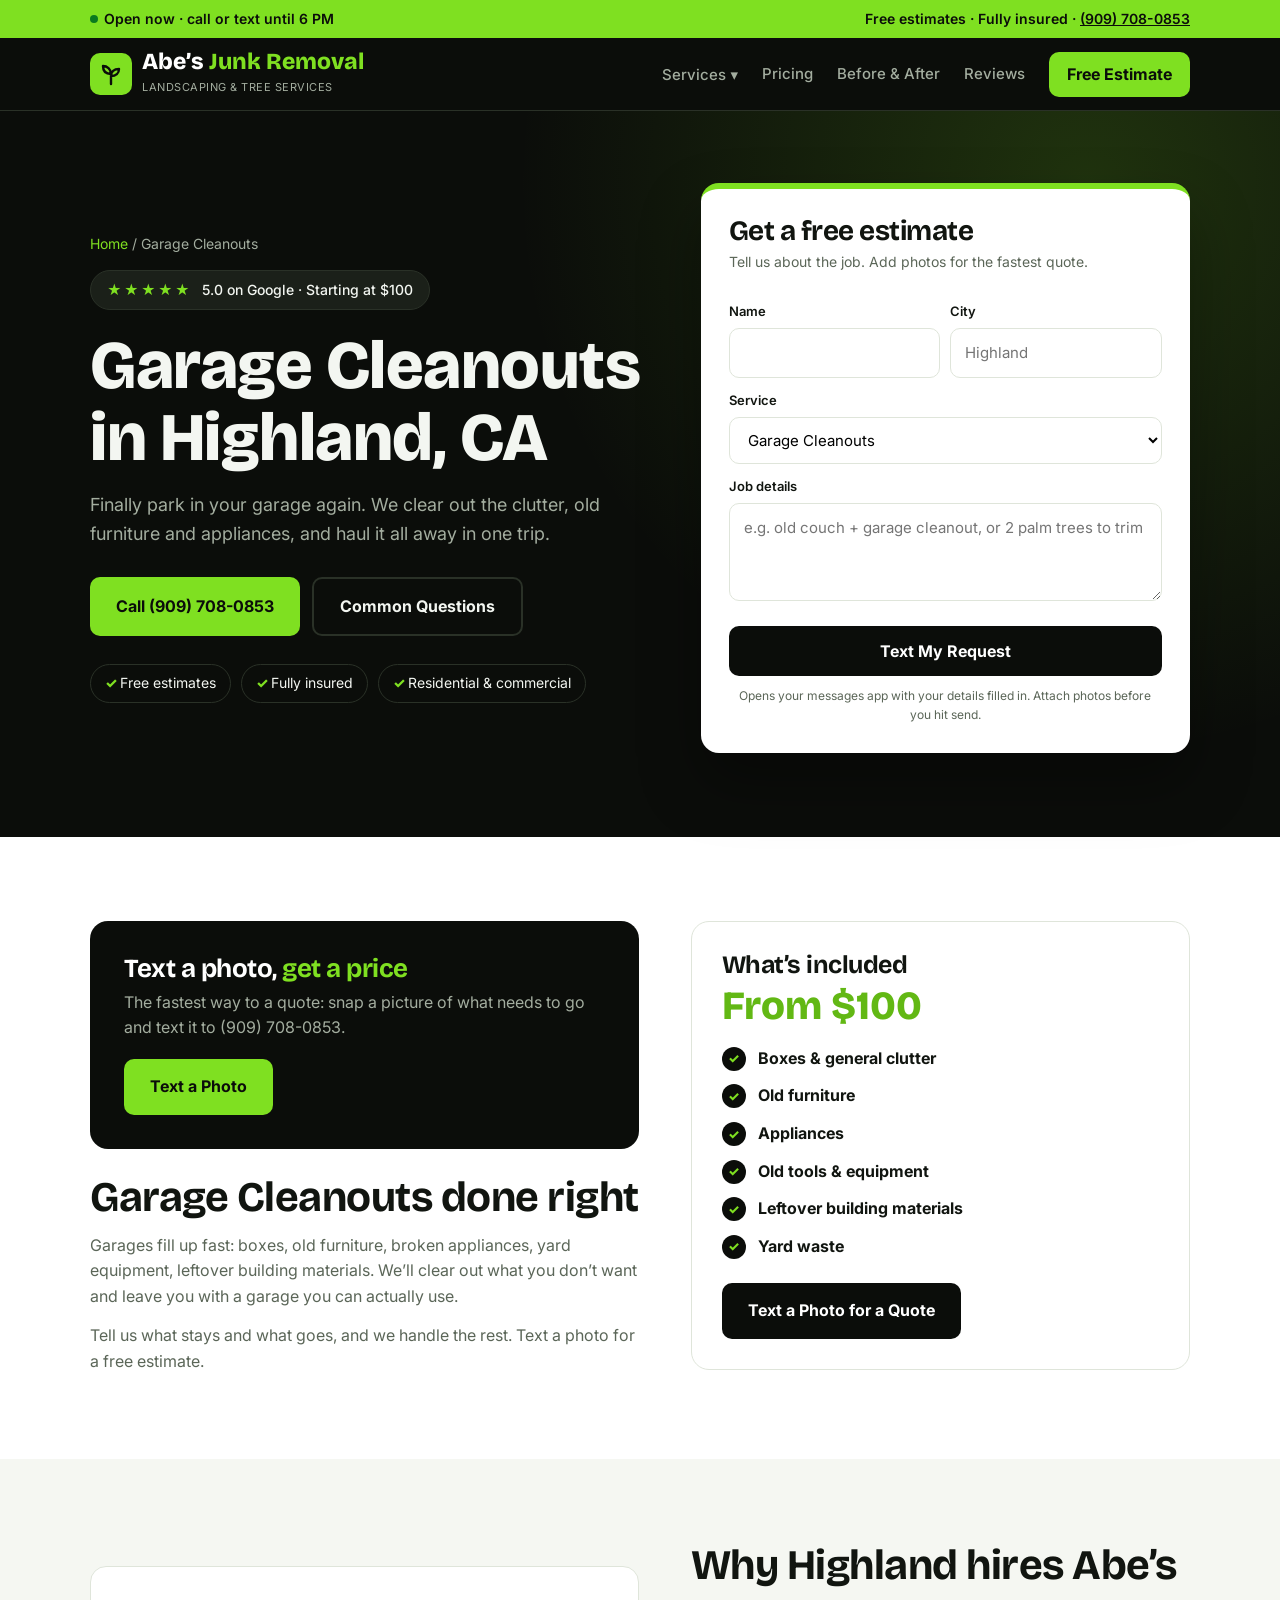
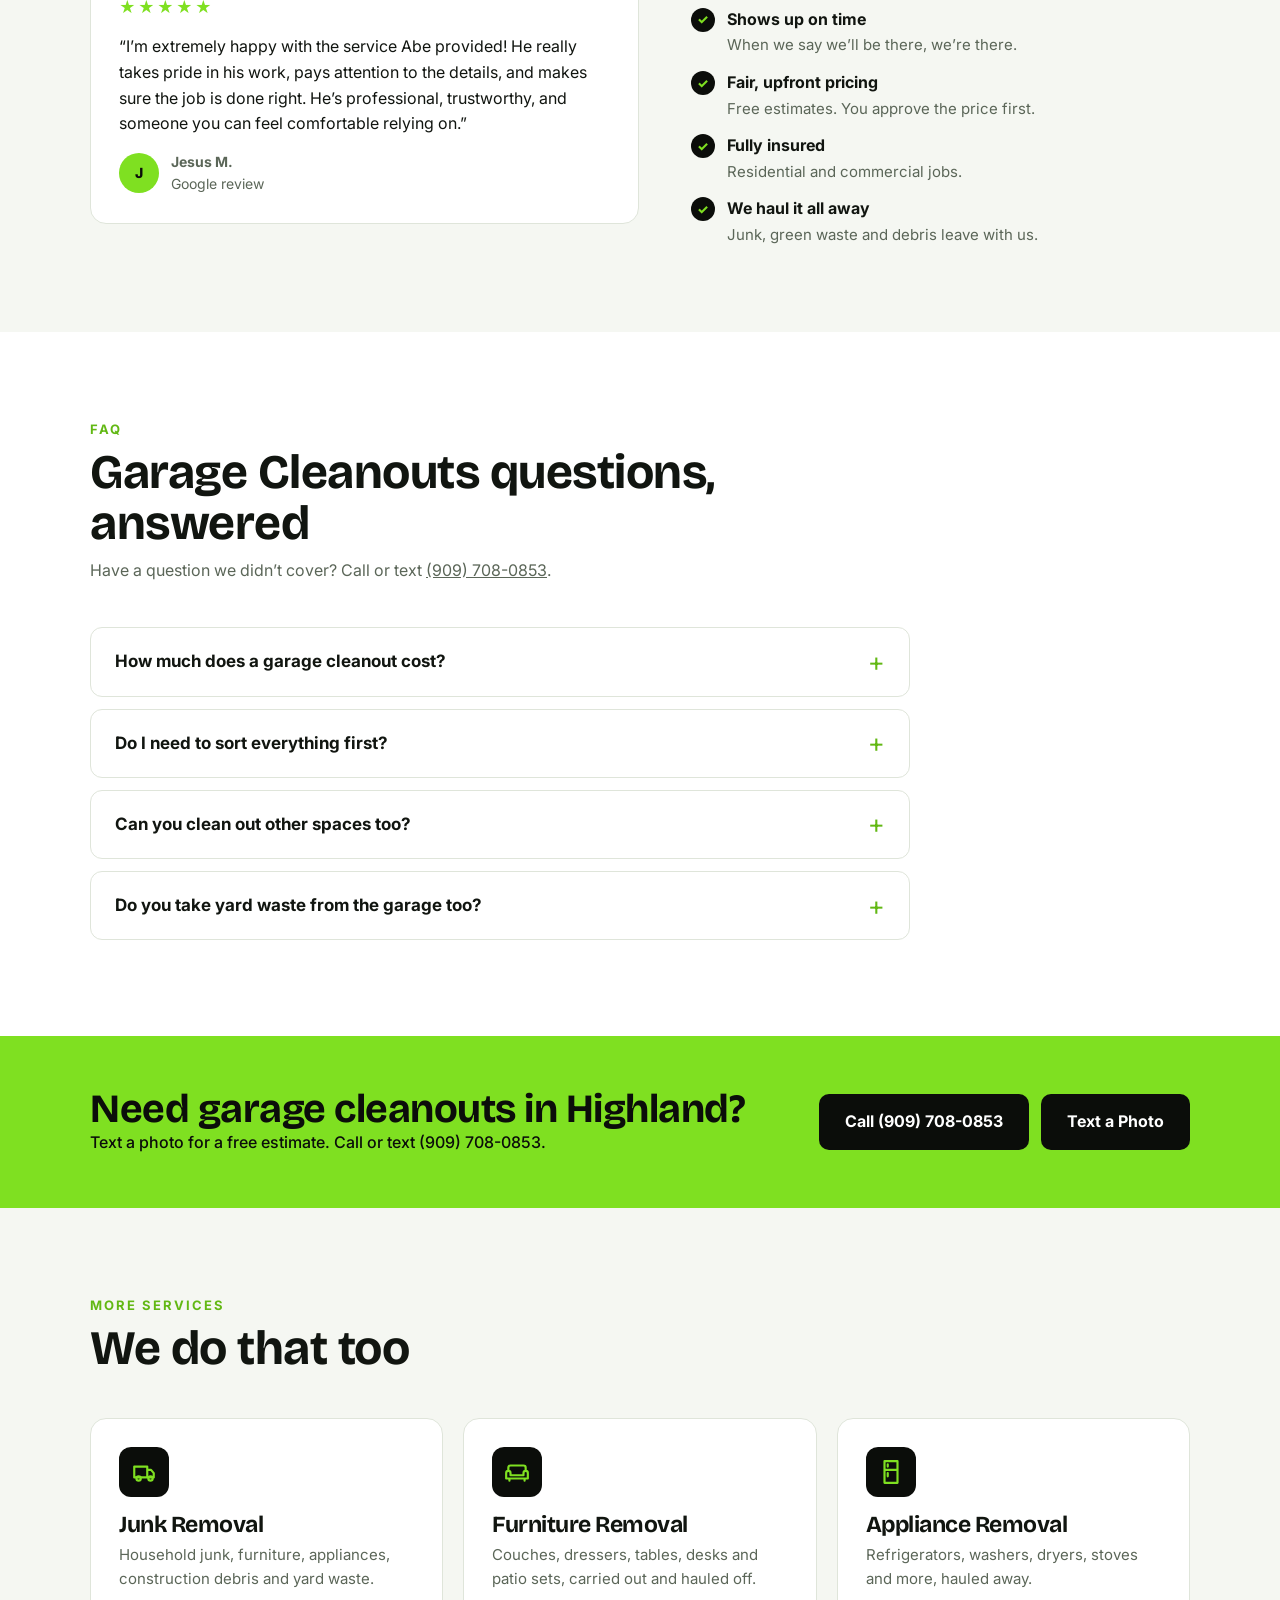
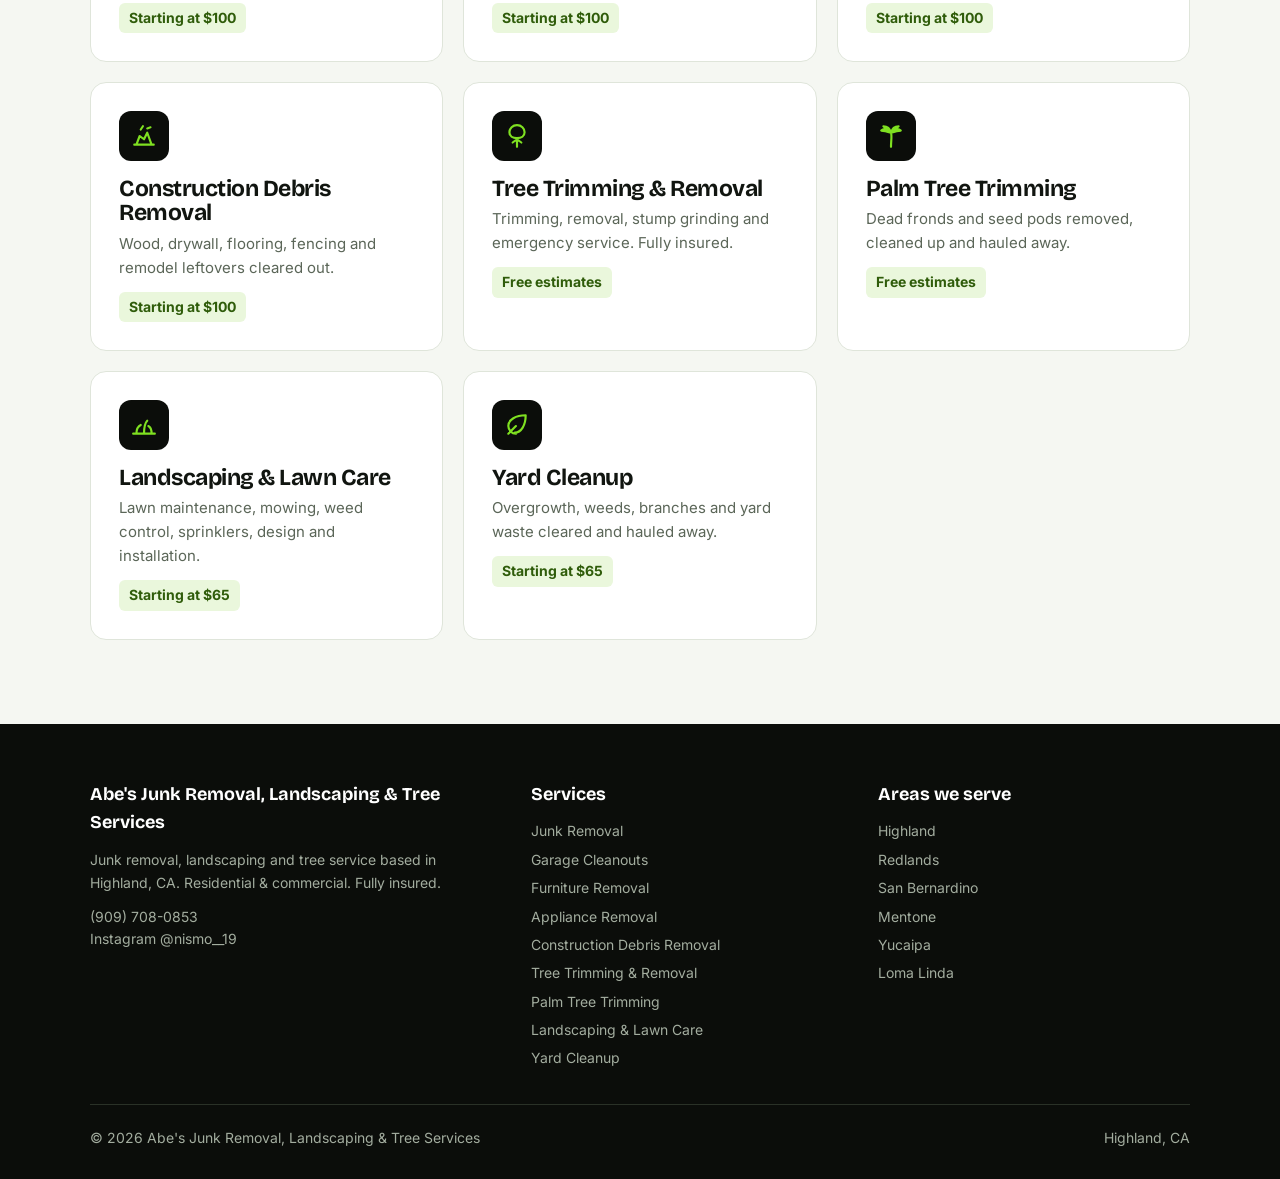
<file: services/garage-cleanouts/index.html>
<!doctype html>
<html lang="en">
<head>
<meta charset="utf-8">
<meta name="robots" content="noindex, nofollow">
<meta name="viewport" content="width=device-width, initial-scale=1">
<title>Garage Cleanout Service in Highland, CA | Abe’s Junk Removal</title>
<meta name="description" content="Garage cleanout service in Highland, CA. We clear out years of clutter, furniture, boxes and old appliances and haul it all away. Free estimates. (909) 708-0853.">
<link rel="canonical" href="https://www.abesjunkremoval.com/services/garage-cleanouts/">
<meta property="og:title" content="Garage Cleanout Service in Highland, CA | Abe’s Junk Removal">
<meta property="og:description" content="Garage cleanout service in Highland, CA. We clear out years of clutter, furniture, boxes and old appliances and haul it all away. Free estimates. (909) 708-0853.">
<meta property="og:type" content="website">
<meta property="og:image" content="https://www.abesjunkremoval.com/assets/photos/lawn-after.jpg">
<link rel="preconnect" href="https://fonts.googleapis.com">
<link href="https://fonts.googleapis.com/css2?family=Bricolage+Grotesque:wght@600;800&family=Inter:wght@400;500;600;700&display=swap" rel="stylesheet">
<link rel="stylesheet" href="../../assets/styles.css">
<script type="application/ld+json">
{
 "@context": "https://schema.org",
 "@graph": [
  {
   "@type": [
    "HomeAndConstructionBusiness",
    "LocalBusiness"
   ],
   "@id": "https://www.abesjunkremoval.com/#business",
   "name": "Abe's Junk Removal, Landscaping & Tree Services",
   "url": "https://www.abesjunkremoval.com/",
   "telephone": "+1-909-708-0853",
   "address": {
    "@type": "PostalAddress",
    "addressLocality": "Highland",
    "addressRegion": "CA",
    "postalCode": "92346",
    "addressCountry": "US"
   },
   "geo": {
    "@type": "GeoCoordinates",
    "latitude": 34.1130502,
    "longitude": -117.2097615
   },
   "areaServed": [
    "Highland",
    "Redlands",
    "San Bernardino",
    "Mentone",
    "Yucaipa",
    "Loma Linda"
   ],
   "priceRange": "$$",
   "sameAs": [
    "https://www.instagram.com/nismo__19/"
   ],
   "aggregateRating": {
    "@type": "AggregateRating",
    "ratingValue": "5.0",
    "reviewCount": "16"
   },
   "hasMap": "https://www.google.com/maps/place/?q=place_id:ChIJg1mSGvGr3IAR5eYl2VqVgB4"
  },
  {
   "@type": "Service",
   "name": "Garage Cleanouts",
   "serviceType": "Garage Cleanouts",
   "provider": {
    "@id": "https://www.abesjunkremoval.com/#business"
   },
   "areaServed": [
    {
     "@type": "City",
     "name": "Highland, CA"
    },
    {
     "@type": "City",
     "name": "Redlands, CA"
    },
    {
     "@type": "City",
     "name": "San Bernardino, CA"
    },
    {
     "@type": "City",
     "name": "Mentone, CA"
    },
    {
     "@type": "City",
     "name": "Yucaipa, CA"
    },
    {
     "@type": "City",
     "name": "Loma Linda, CA"
    }
   ],
   "url": "https://www.abesjunkremoval.com/services/garage-cleanouts/",
   "description": "Garage cleanout service in Highland, CA. We clear out years of clutter, furniture, boxes and old appliances and haul it all away. Free estimates. (909) 708-0853."
  },
  {
   "@type": "FAQPage",
   "mainEntity": [
    {
     "@type": "Question",
     "name": "How much does a garage cleanout cost?",
     "acceptedAnswer": {
      "@type": "Answer",
      "text": "It depends on how full the garage is. Junk removal starts at $100. Text a few photos to (909) 708-0853 and we’ll give you a free estimate."
     }
    },
    {
     "@type": "Question",
     "name": "Do I need to sort everything first?",
     "acceptedAnswer": {
      "@type": "Answer",
      "text": "No. Just point out what you want to keep, and we’ll take the rest."
     }
    },
    {
     "@type": "Question",
     "name": "Can you clean out other spaces too?",
     "acceptedAnswer": {
      "@type": "Answer",
      "text": "Yes. Sheds, side yards, and other areas. If it needs to go, ask us."
     }
    },
    {
     "@type": "Question",
     "name": "Do you take yard waste from the garage too?",
     "acceptedAnswer": {
      "@type": "Answer",
      "text": "Yes. Yard waste and green waste removal is part of what we do."
     }
    }
   ]
  },
  {
   "@type": "BreadcrumbList",
   "itemListElement": [
    {
     "@type": "ListItem",
     "position": 1,
     "name": "Home",
     "item": "https://www.abesjunkremoval.com/"
    },
    {
     "@type": "ListItem",
     "position": 2,
     "name": "Garage Cleanouts",
     "item": "https://www.abesjunkremoval.com/services/garage-cleanouts/"
    }
   ]
  }
 ]
}
</script>
</head>
<body>
<div class="topbar"><div class="wrap">
  <span class="status" id="status"><i class="dot"></i><span>Checking hours…</span></span>
  <span>Free estimates · Fully insured · <a href="tel:+19097080853">(909) 708-0853</a></span>
</div></div>
<header class="nav"><div class="wrap">
  <a href="../../" class="logo"><span class="mk"><svg width="24" height="24" viewBox="0 0 24 24" fill="none" stroke="#0b0d0a" stroke-width="2.4" stroke-linecap="round" stroke-linejoin="round"><path d="M12 22V12M12 12C12 7 8 4 4 4c0 5 3 8 8 8zM12 14c0-4 3-7 8-7 0 4-3 7-8 7z"/></svg></span><span><b>Abe’s <span>Junk Removal</span></b><small>LANDSCAPING &amp; TREE SERVICES</small></span></a>
  <nav>
    <div class="dd"><button type="button" aria-haspopup="true">Services ▾</button><div class="dd-menu"><a href="../../services/junk-removal/">Junk Removal</a><a href="../../services/garage-cleanouts/">Garage Cleanouts</a><a href="../../services/furniture-removal/">Furniture Removal</a><a href="../../services/appliance-removal/">Appliance Removal</a><a href="../../services/construction-debris-removal/">Construction Debris Removal</a><a href="../../services/tree-service/">Tree Trimming & Removal</a><a href="../../services/palm-tree-trimming/">Palm Tree Trimming</a><a href="../../services/landscaping/">Landscaping & Lawn Care</a><a href="../../services/yard-cleanup/">Yard Cleanup</a></div></div>
    <a href="../../#pricing">Pricing</a><a href="../../#before-after">Before &amp; After</a><a href="../../#reviews">Reviews</a>
    <a href="../../#quote" class="btn btn-lime">Free Estimate</a>
  </nav>
</div></header>

<section class="hero" style="padding:0"><div class="wrap">
  <div>
    <div class="crumbs"><a href="../../">Home</a> / Garage Cleanouts</div>
    <span class="rating"><span class="st">★★★★★</span> 5.0 on Google · Starting at $100</span>
    <h1>Garage Cleanouts in Highland, CA</h1>
    <p class="lead">Finally park in your garage again. We clear out the clutter, old furniture and appliances, and haul it all away in one trip.</p>
    <div class="ctas">
      <a href="tel:+19097080853" class="btn btn-lime">Call (909) 708-0853</a>
      <a href="#faq" class="btn btn-out">Common Questions</a>
    </div>
    <ul class="checks"><li>Free estimates</li><li>Fully insured</li><li>Residential &amp; commercial</li></ul>
  </div>
  <form class="quote-card" id="quote" onsubmit="return sendQuote(event)">
    <h2>Get a free estimate</h2>
    <p class="s">Tell us about the job. Add photos for the fastest quote.</p>
    <div class="row">
      <div><label for="qn">Name</label><input id="qn" required autocomplete="name"></div>
      <div><label for="qc">City</label><input id="qc" placeholder="Highland" autocomplete="address-level2"></div>
    </div>
    <label for="qs">Service</label>
    <select id="qs"><option>Junk Removal</option><option selected>Garage Cleanouts</option><option>Furniture Removal</option><option>Appliance Removal</option><option>Construction Debris Removal</option><option>Tree Trimming & Removal</option><option>Palm Tree Trimming</option><option>Landscaping & Lawn Care</option><option>Yard Cleanup</option><option>Not sure / multiple things</option></select>
    <label for="qd">Job details</label>
    <textarea id="qd" rows="3" placeholder="e.g. old couch + garage cleanout, or 2 palm trees to trim"></textarea>
    <button class="btn btn-dark" type="submit">Text My Request</button>
    <p class="note">Opens your messages app with your details filled in. Attach photos before you hit send.</p>
  </form>
</div></section>

<section><div class="wrap split">
  <div class="prose">
    <div class="textcard"><h3>Text a photo, <span>get a price</span></h3><p>The fastest way to a quote: snap a picture of what needs to go and text it to (909) 708-0853.</p><a href="sms:+19097080853" class="btn btn-lime">Text a Photo</a></div>
    <h2>Garage Cleanouts done right</h2>
    <p>Garages fill up fast: boxes, old furniture, broken appliances, yard equipment, leftover building materials. We’ll clear out what you don’t want and leave you with a garage you can actually use.</p><p>Tell us what stays and what goes, and we handle the rest. Text a photo for a free estimate.</p>
  </div>
  <div class="box">
    <h3>What’s included</h3>
    <div class="amt">From $100</div>
    <ul class="ticks"><li><div><b>Boxes &amp; general clutter</b></div></li><li><div><b>Old furniture</b></div></li><li><div><b>Appliances</b></div></li><li><div><b>Old tools &amp; equipment</b></div></li><li><div><b>Leftover building materials</b></div></li><li><div><b>Yard waste</b></div></li></ul>
    <a href="sms:+19097080853" class="btn btn-dark" style="margin-top:24px">Text a Photo for a Quote</a>
  </div>
</div></section>

<section class="alt"><div class="wrap split" style="align-items:center">
  <figure class="quote">
      <div class="stars">★★★★★</div>
      <blockquote>“I’m extremely happy with the service Abe provided! He really takes pride in his work, pays attention to the details, and makes sure the job is done right. He’s professional, trustworthy, and someone you can feel comfortable relying on.”</blockquote>
      <figcaption><span class="av">J</span><span><b>Jesus M.</b>Google review</span></figcaption>
    </figure>
  <div class="prose">
    <h2>Why Highland hires Abe’s</h2>
    <ul class="ticks">
      <li><div><b>Shows up on time</b><span>When we say we’ll be there, we’re there.</span></div></li>
      <li><div><b>Fair, upfront pricing</b><span>Free estimates. You approve the price first.</span></div></li>
      <li><div><b>Fully insured</b><span>Residential and commercial jobs.</span></div></li>
      <li><div><b>We haul it all away</b><span>Junk, green waste and debris leave with us.</span></div></li>
    </ul>
  </div>
</div></section>


<section id="faq"><div class="wrap">
  <div class="sh"><small>FAQ</small><h2>Garage Cleanouts questions, answered</h2><p>Have a question we didn’t cover? Call or text <a href="tel:+19097080853">(909) 708-0853</a>.</p></div>
  <div class="faq"><details><summary>How much does a garage cleanout cost?</summary><p>It depends on how full the garage is. Junk removal starts at $100. Text a few photos to (909) 708-0853 and we’ll give you a free estimate.</p></details>
<details><summary>Do I need to sort everything first?</summary><p>No. Just point out what you want to keep, and we’ll take the rest.</p></details>
<details><summary>Can you clean out other spaces too?</summary><p>Yes. Sheds, side yards, and other areas. If it needs to go, ask us.</p></details>
<details><summary>Do you take yard waste from the garage too?</summary><p>Yes. Yard waste and green waste removal is part of what we do.</p></details></div>
</div></section>

<section class="cta" style="padding:52px 0"><div class="wrap">
  <div><h2>Need garage cleanouts in Highland?</h2><p>Text a photo for a free estimate. Call or text (909) 708-0853.</p></div>
  <div class="ctas"><a href="tel:+19097080853" class="btn btn-dark">Call (909) 708-0853</a><a href="sms:+19097080853" class="btn btn-dark">Text a Photo</a></div>
</div></section>

<section class="alt"><div class="wrap">
  <div class="sh"><small>More services</small><h2>We do that too</h2></div>
  <div class="svc">
    <a href="../../services/junk-removal/"><div class="ic"><svg width="26" height="26" viewBox="0 0 24 24" fill="none" stroke="currentColor" stroke-width="2" stroke-linecap="round" stroke-linejoin="round"><path d="M3 7h12v10H3zM15 10h3.5l2.5 3v4h-6"/><circle cx="7" cy="18" r="2"/><circle cx="18" cy="18" r="2"/></svg></div><h3>Junk Removal</h3><p>Household junk, furniture, appliances, construction debris and yard waste.</p><span class="price">Starting at $100</span></a>
    <a href="../../services/furniture-removal/"><div class="ic"><svg width="26" height="26" viewBox="0 0 24 24" fill="none" stroke="currentColor" stroke-width="2" stroke-linecap="round" stroke-linejoin="round"><path d="M4 11V8a2 2 0 0 1 2-2h12a2 2 0 0 1 2 2v3M2 13a2 2 0 0 1 4 0v2h12v-2a2 2 0 0 1 4 0v5H2zM5 18v2M19 18v2"/></svg></div><h3>Furniture Removal</h3><p>Couches, dressers, tables, desks and patio sets, carried out and hauled off.</p><span class="price">Starting at $100</span></a>
    <a href="../../services/appliance-removal/"><div class="ic"><svg width="26" height="26" viewBox="0 0 24 24" fill="none" stroke="currentColor" stroke-width="2" stroke-linecap="round" stroke-linejoin="round"><path d="M6 2h12v20H6zM6 10h12M9 5v2M9 13v3"/></svg></div><h3>Appliance Removal</h3><p>Refrigerators, washers, dryers, stoves and more, hauled away.</p><span class="price">Starting at $100</span></a>
    <a href="../../services/construction-debris-removal/"><div class="ic"><svg width="26" height="26" viewBox="0 0 24 24" fill="none" stroke="currentColor" stroke-width="2" stroke-linecap="round" stroke-linejoin="round"><path d="M3 20h18M5 20l3-8 4 3 3-6 4 11M9 6l2-3M15 5l3-1"/></svg></div><h3>Construction Debris Removal</h3><p>Wood, drywall, flooring, fencing and remodel leftovers cleared out.</p><span class="price">Starting at $100</span></a>
    <a href="../../services/tree-service/"><div class="ic"><svg width="26" height="26" viewBox="0 0 24 24" fill="none" stroke="currentColor" stroke-width="2" stroke-linecap="round" stroke-linejoin="round"><path d="M12 22v-7M12 15l-4 3M12 15l4 3M12 2c4 0 7 3 7 6.5S16 14 12 14s-7-2-7-5.5S8 2 12 2z"/></svg></div><h3>Tree Trimming & Removal</h3><p>Trimming, removal, stump grinding and emergency service. Fully insured.</p><span class="price">Free estimates</span></a>
    <a href="../../services/palm-tree-trimming/"><div class="ic"><svg width="26" height="26" viewBox="0 0 24 24" fill="none" stroke="currentColor" stroke-width="2" stroke-linecap="round" stroke-linejoin="round"><path d="M12 22c0-6 1-10 0-13M12 9C9 5 5 5 3 7c3 0 6 1 9 2zM12 9c3-4 7-4 9-2-3 0-6 1-9 2zM12 9c-1-4-4-6-7-6 2 2 5 4 7 6zM12 9c1-4 4-6 7-6-2 2-5 4-7 6z"/></svg></div><h3>Palm Tree Trimming</h3><p>Dead fronds and seed pods removed, cleaned up and hauled away.</p><span class="price">Free estimates</span></a>
    <a href="../../services/landscaping/"><div class="ic"><svg width="26" height="26" viewBox="0 0 24 24" fill="none" stroke="currentColor" stroke-width="2" stroke-linecap="round" stroke-linejoin="round"><path d="M2 20h20M5 20c0-4 2-7 4-8M12 20c0-6 1-10 3-12M19 20c0-3-1-6-3-7"/></svg></div><h3>Landscaping & Lawn Care</h3><p>Lawn maintenance, mowing, weed control, sprinklers, design and installation.</p><span class="price">Starting at $65</span></a>
    <a href="../../services/yard-cleanup/"><div class="ic"><svg width="26" height="26" viewBox="0 0 24 24" fill="none" stroke="currentColor" stroke-width="2" stroke-linecap="round" stroke-linejoin="round"><path d="M11 20A7 7 0 0 1 4 13c0-6 7-10 16-10 0 9-4 16-10 16zM4 20l7-7"/></svg></div><h3>Yard Cleanup</h3><p>Overgrowth, weeds, branches and yard waste cleared and hauled away.</p><span class="price">Starting at $65</span></a>
  </div>
</div></section>

<footer><div class="wrap">
  <div class="fcols">
    <div>
      <h4>Abe's Junk Removal, Landscaping & Tree Services</h4>
      <p>Junk removal, landscaping and tree service based in Highland, CA. Residential &amp; commercial. Fully insured.</p>
      <p style="margin-top:12px"><a href="tel:+19097080853">(909) 708-0853</a><br><a href="https://www.instagram.com/nismo__19/" target="_blank" rel="noopener">Instagram @nismo__19</a></p>
    </div>
    <div><h4>Services</h4><ul><li><a href="../../services/junk-removal/">Junk Removal</a></li><li><a href="../../services/garage-cleanouts/">Garage Cleanouts</a></li><li><a href="../../services/furniture-removal/">Furniture Removal</a></li><li><a href="../../services/appliance-removal/">Appliance Removal</a></li><li><a href="../../services/construction-debris-removal/">Construction Debris Removal</a></li><li><a href="../../services/tree-service/">Tree Trimming & Removal</a></li><li><a href="../../services/palm-tree-trimming/">Palm Tree Trimming</a></li><li><a href="../../services/landscaping/">Landscaping & Lawn Care</a></li><li><a href="../../services/yard-cleanup/">Yard Cleanup</a></li></ul></div>
    <div><h4>Areas we serve</h4><ul><li><a href="../../">Highland</a></li><li><a href="../../areas/redlands/">Redlands</a></li><li><a href="../../areas/san-bernardino/">San Bernardino</a></li><li><a href="../../areas/mentone/">Mentone</a></li><li><a href="../../areas/yucaipa/">Yucaipa</a></li><li><a href="../../areas/loma-linda/">Loma Linda</a></li></ul></div>
  </div>
  <div class="fbot"><span>© <span class="yr"></span> Abe's Junk Removal, Landscaping & Tree Services</span><span>Highland, CA</span></div>
</div></footer>

<div class="mbar"><a href="tel:+19097080853" class="btn btn-lime">Call</a><a href="sms:+19097080853" class="btn btn-dark">Text a Photo</a></div>
<script src="../../assets/site.js"></script>
</body>
</html>
</file>
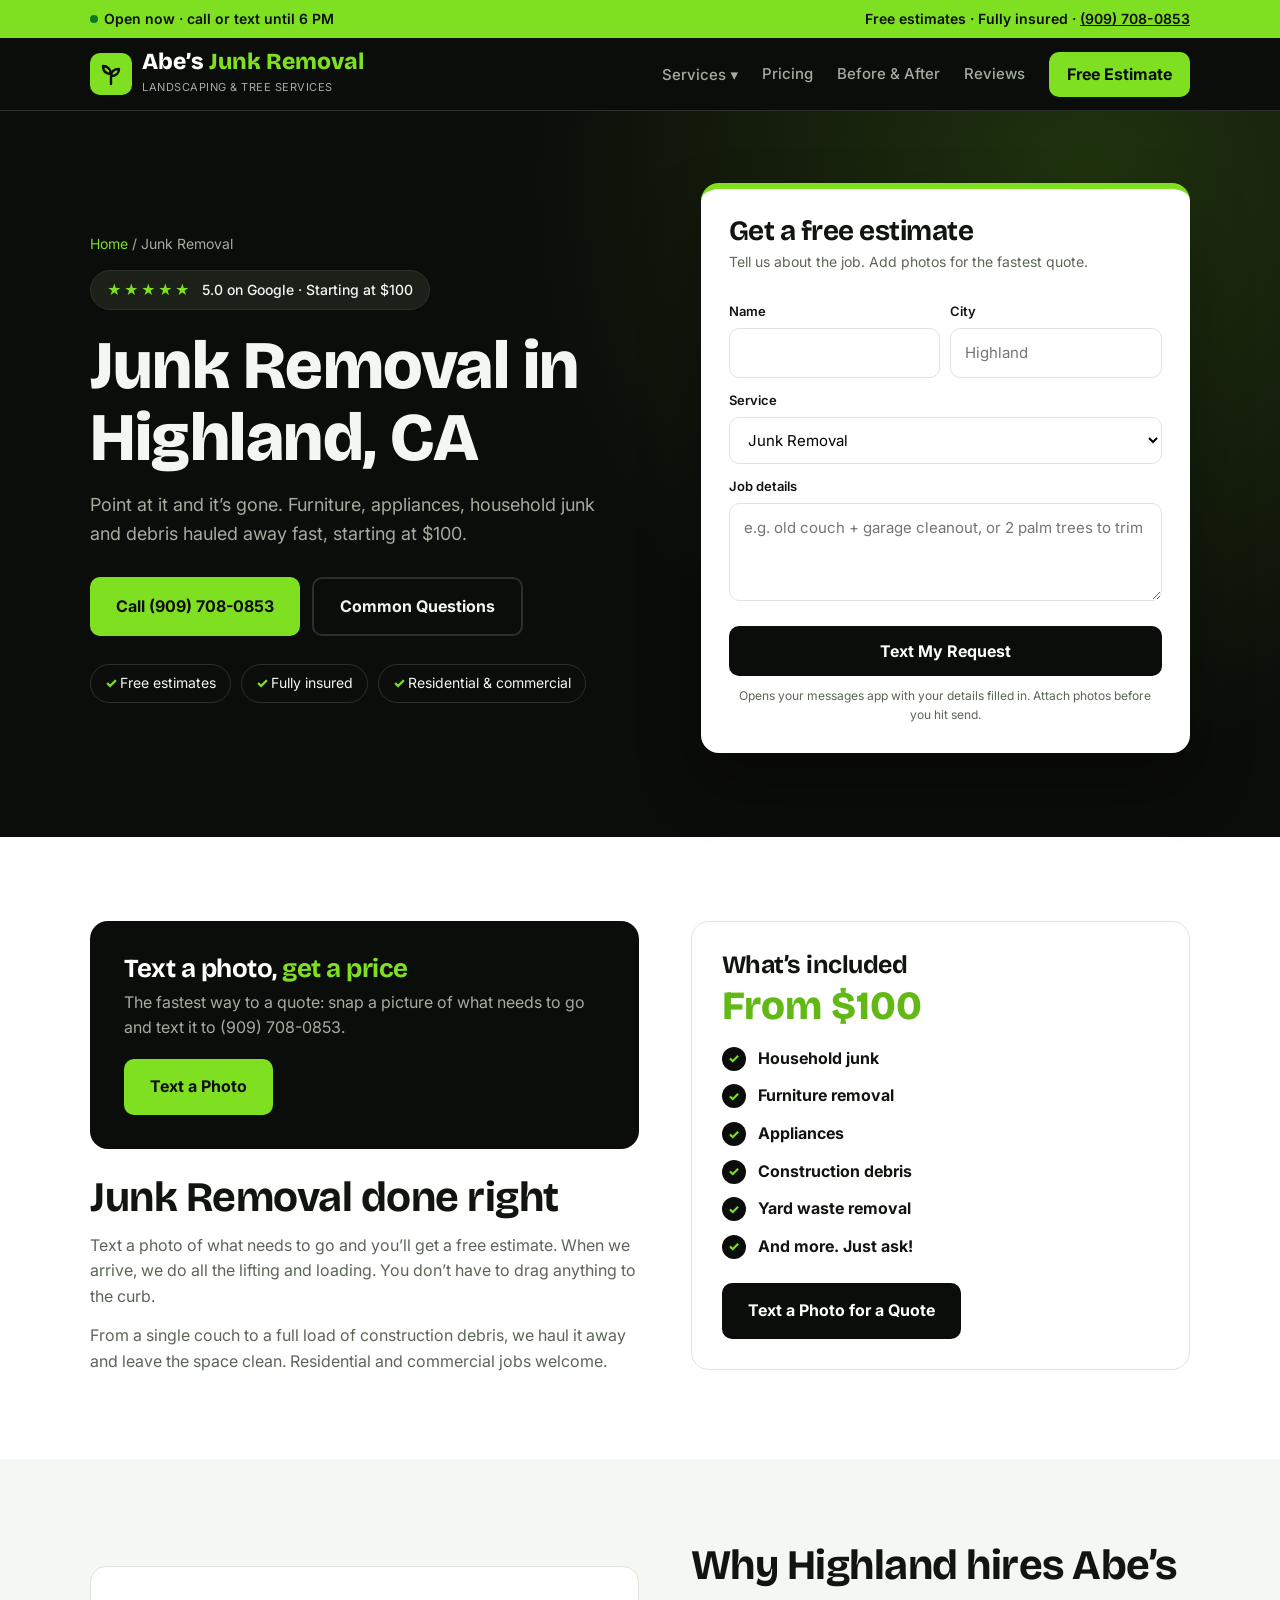
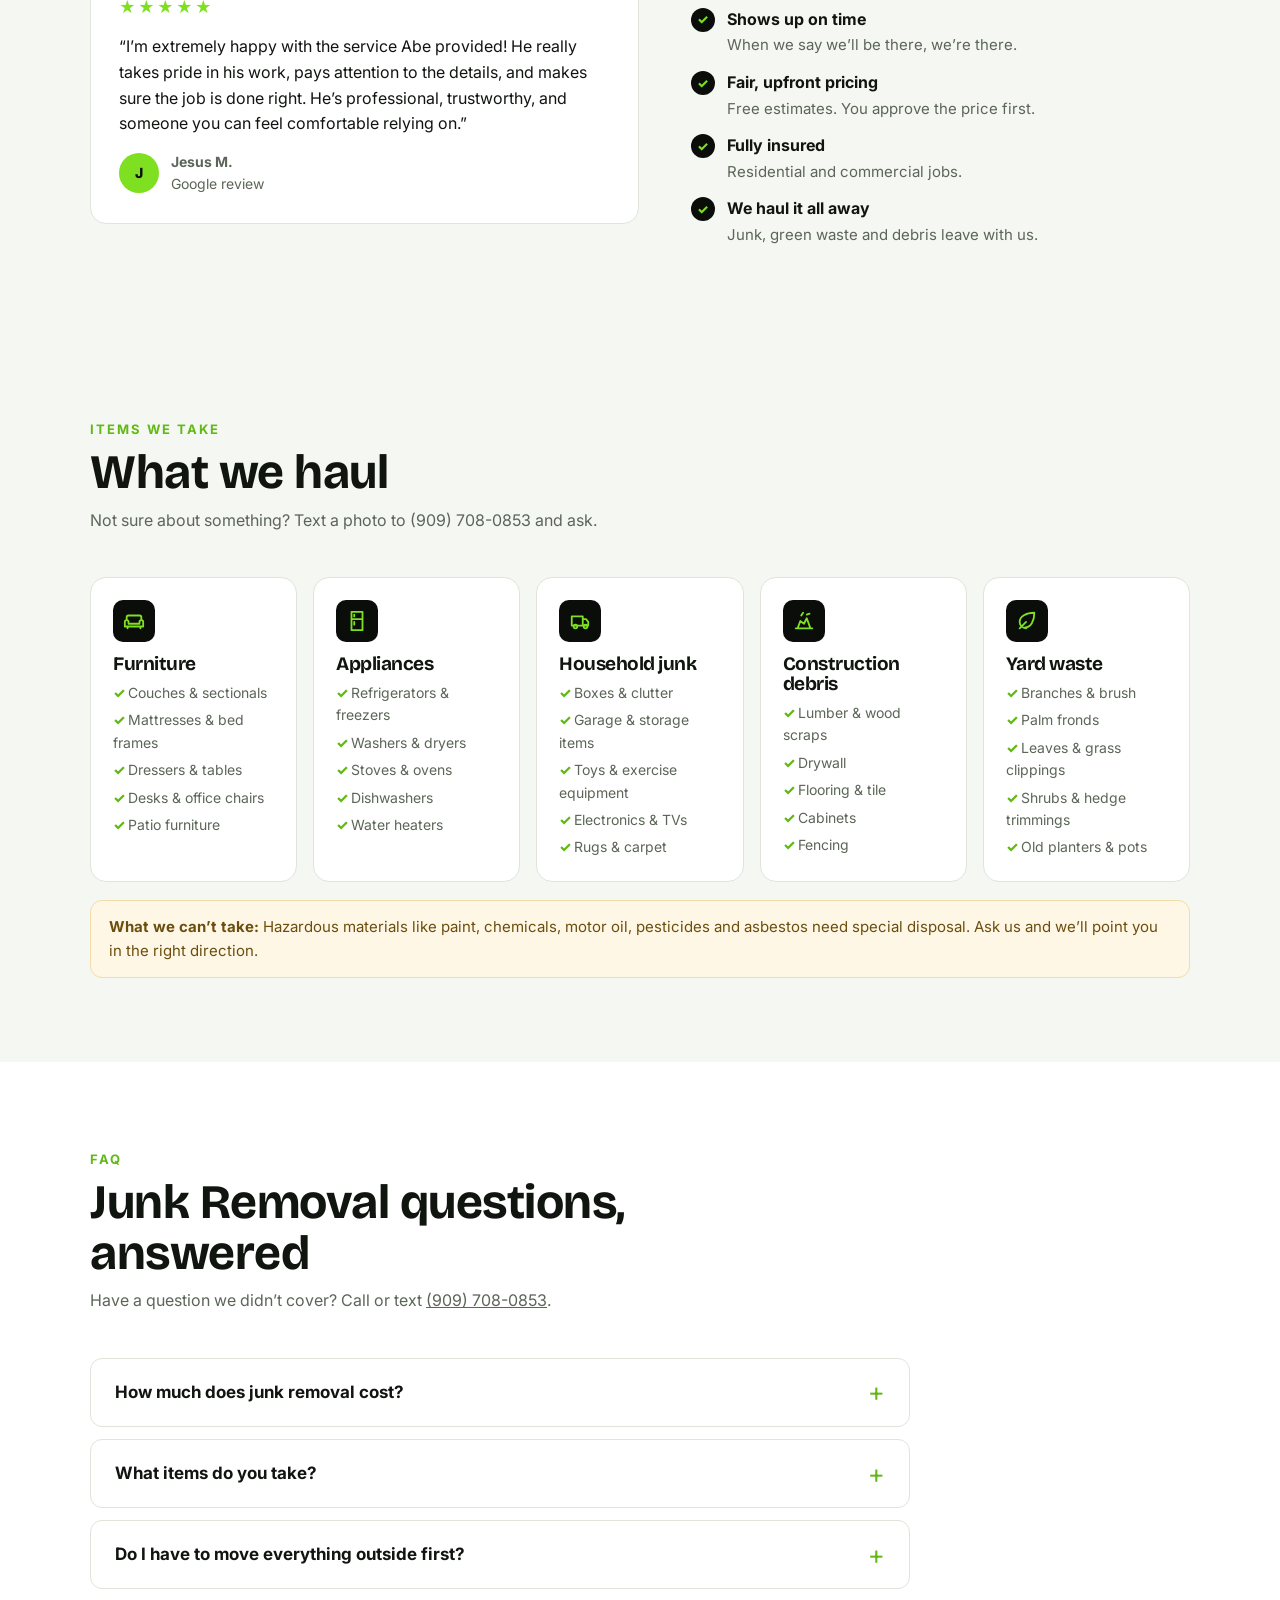
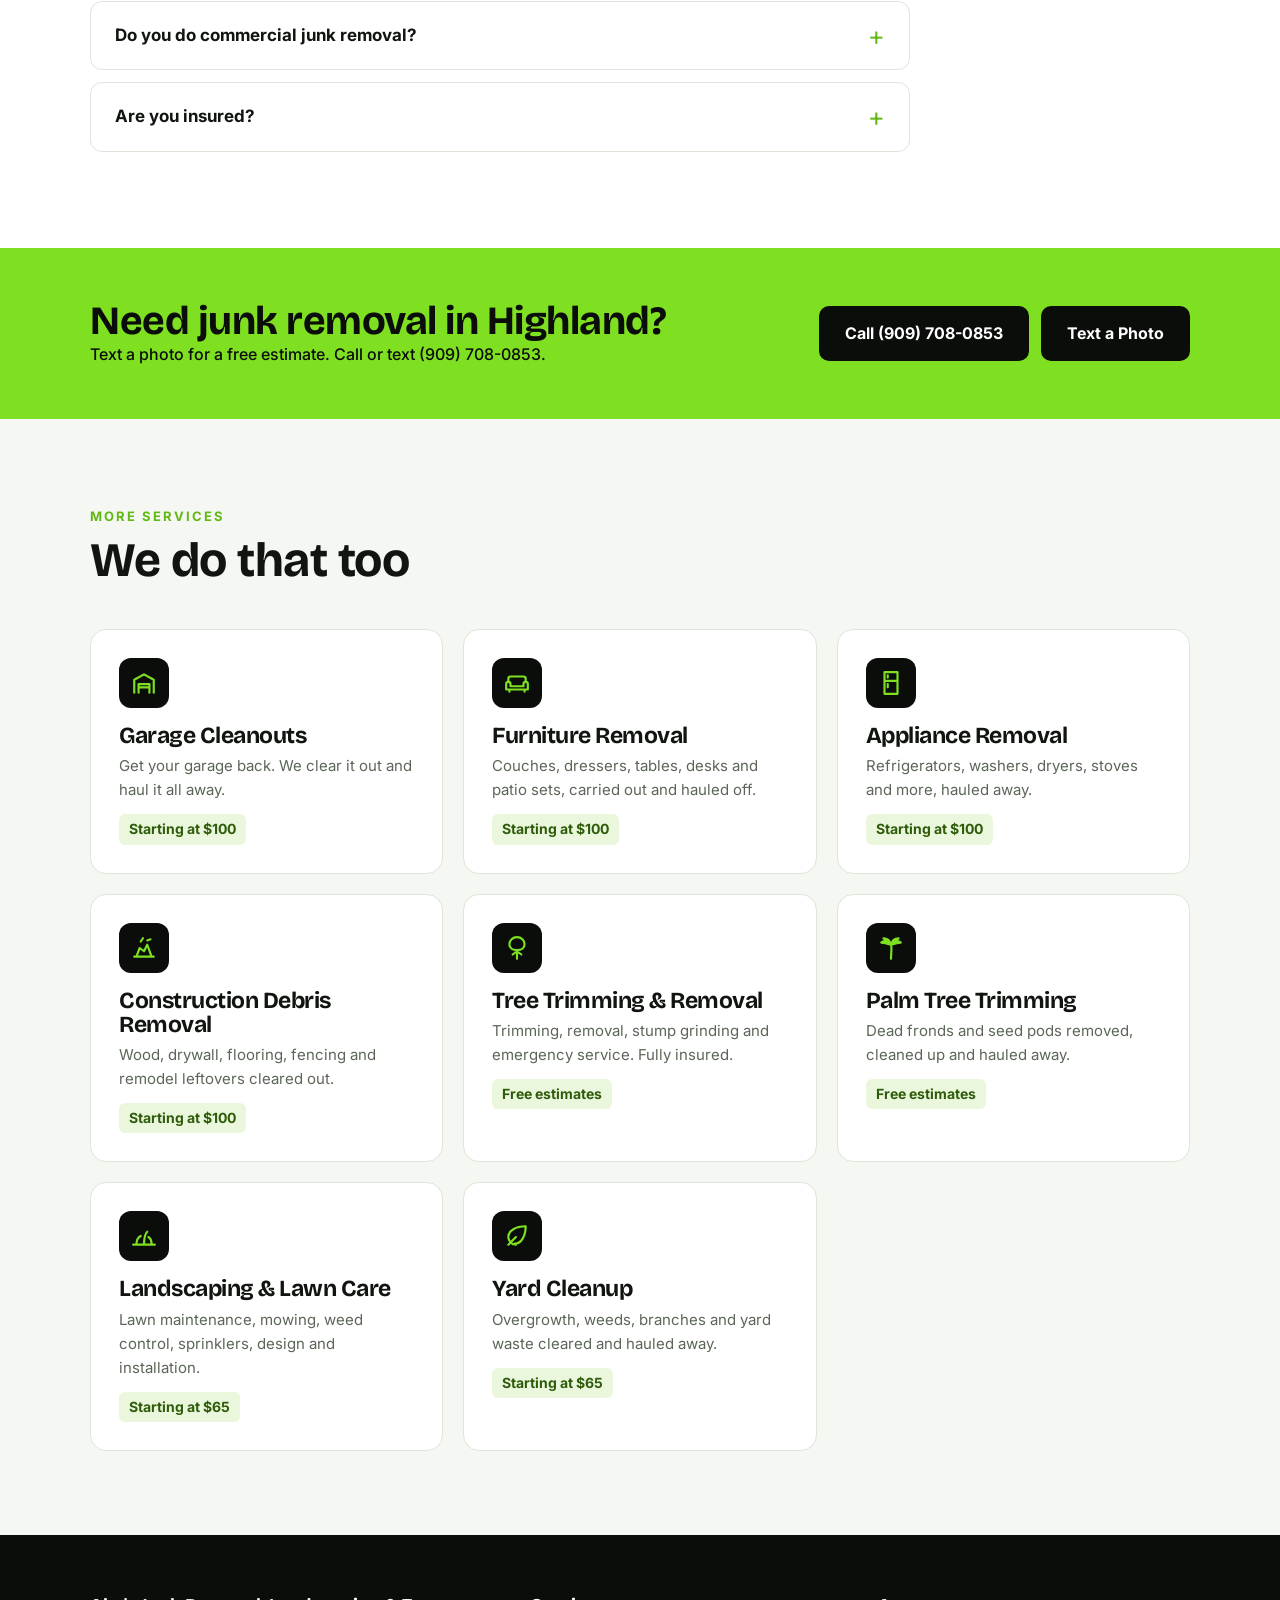
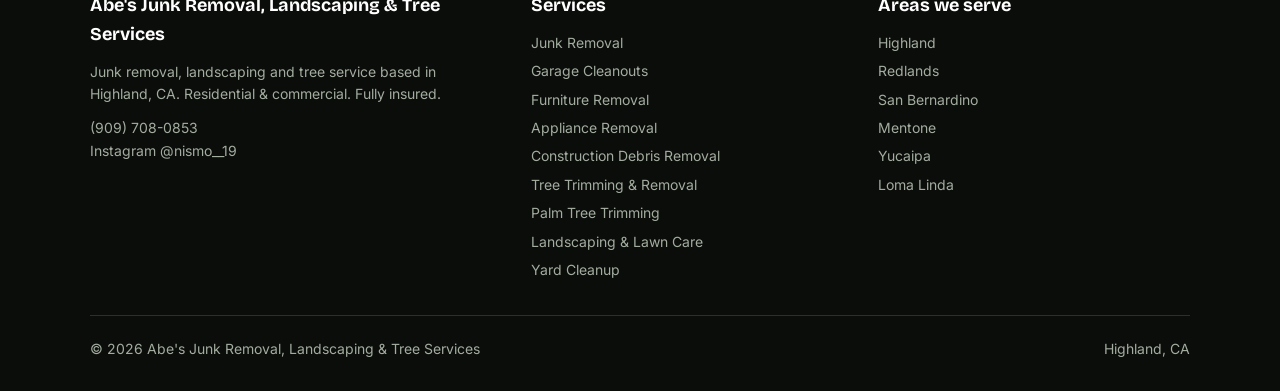
<file: services/junk-removal/index.html>
<!doctype html>
<html lang="en">
<head>
<meta charset="utf-8">
<meta name="robots" content="noindex, nofollow">
<meta name="viewport" content="width=device-width, initial-scale=1">
<title>Junk Removal in Highland, CA | Furniture, Appliances &amp; Debris | Abe’s</title>
<meta name="description" content="Junk removal in Highland, CA starting at $100. Furniture, appliances, household junk, construction debris and yard waste. Free estimates. Call or text (909) 708-0853.">
<link rel="canonical" href="https://www.abesjunkremoval.com/services/junk-removal/">
<meta property="og:title" content="Junk Removal in Highland, CA | Furniture, Appliances &amp; Debris | Abe’s">
<meta property="og:description" content="Junk removal in Highland, CA starting at $100. Furniture, appliances, household junk, construction debris and yard waste. Free estimates. Call or text (909) 708-0853.">
<meta property="og:type" content="website">
<meta property="og:image" content="https://www.abesjunkremoval.com/assets/photos/lawn-after.jpg">
<link rel="preconnect" href="https://fonts.googleapis.com">
<link href="https://fonts.googleapis.com/css2?family=Bricolage+Grotesque:wght@600;800&family=Inter:wght@400;500;600;700&display=swap" rel="stylesheet">
<link rel="stylesheet" href="../../assets/styles.css">
<script type="application/ld+json">
{
 "@context": "https://schema.org",
 "@graph": [
  {
   "@type": [
    "HomeAndConstructionBusiness",
    "LocalBusiness"
   ],
   "@id": "https://www.abesjunkremoval.com/#business",
   "name": "Abe's Junk Removal, Landscaping & Tree Services",
   "url": "https://www.abesjunkremoval.com/",
   "telephone": "+1-909-708-0853",
   "address": {
    "@type": "PostalAddress",
    "addressLocality": "Highland",
    "addressRegion": "CA",
    "postalCode": "92346",
    "addressCountry": "US"
   },
   "geo": {
    "@type": "GeoCoordinates",
    "latitude": 34.1130502,
    "longitude": -117.2097615
   },
   "areaServed": [
    "Highland",
    "Redlands",
    "San Bernardino",
    "Mentone",
    "Yucaipa",
    "Loma Linda"
   ],
   "priceRange": "$$",
   "sameAs": [
    "https://www.instagram.com/nismo__19/"
   ],
   "aggregateRating": {
    "@type": "AggregateRating",
    "ratingValue": "5.0",
    "reviewCount": "16"
   },
   "hasMap": "https://www.google.com/maps/place/?q=place_id:ChIJg1mSGvGr3IAR5eYl2VqVgB4"
  },
  {
   "@type": "Service",
   "name": "Junk Removal",
   "serviceType": "Junk Removal",
   "provider": {
    "@id": "https://www.abesjunkremoval.com/#business"
   },
   "areaServed": [
    {
     "@type": "City",
     "name": "Highland, CA"
    },
    {
     "@type": "City",
     "name": "Redlands, CA"
    },
    {
     "@type": "City",
     "name": "San Bernardino, CA"
    },
    {
     "@type": "City",
     "name": "Mentone, CA"
    },
    {
     "@type": "City",
     "name": "Yucaipa, CA"
    },
    {
     "@type": "City",
     "name": "Loma Linda, CA"
    }
   ],
   "url": "https://www.abesjunkremoval.com/services/junk-removal/",
   "description": "Junk removal in Highland, CA starting at $100. Furniture, appliances, household junk, construction debris and yard waste. Free estimates. Call or text (909) 708-0853."
  },
  {
   "@type": "FAQPage",
   "mainEntity": [
    {
     "@type": "Question",
     "name": "How much does junk removal cost?",
     "acceptedAnswer": {
      "@type": "Answer",
      "text": "Junk removal starts at $100. Your final price depends on how much there is, how heavy it is, and how easy it is to reach. Text a photo to (909) 708-0853 for a free estimate before we schedule anything."
     }
    },
    {
     "@type": "Question",
     "name": "What items do you take?",
     "acceptedAnswer": {
      "@type": "Answer",
      "text": "Household junk, furniture, appliances, construction debris, yard waste, and more. Not sure about something? Send a photo and ask."
     }
    },
    {
     "@type": "Question",
     "name": "Do I have to move everything outside first?",
     "acceptedAnswer": {
      "@type": "Answer",
      "text": "No. We do the lifting and loading for you."
     }
    },
    {
     "@type": "Question",
     "name": "Do you do commercial junk removal?",
     "acceptedAnswer": {
      "@type": "Answer",
      "text": "Yes. We handle both residential and commercial jobs, from rental turnovers to job-site debris."
     }
    },
    {
     "@type": "Question",
     "name": "Are you insured?",
     "acceptedAnswer": {
      "@type": "Answer",
      "text": "Yes. Abe’s is fully insured."
     }
    }
   ]
  },
  {
   "@type": "BreadcrumbList",
   "itemListElement": [
    {
     "@type": "ListItem",
     "position": 1,
     "name": "Home",
     "item": "https://www.abesjunkremoval.com/"
    },
    {
     "@type": "ListItem",
     "position": 2,
     "name": "Junk Removal",
     "item": "https://www.abesjunkremoval.com/services/junk-removal/"
    }
   ]
  }
 ]
}
</script>
</head>
<body>
<div class="topbar"><div class="wrap">
  <span class="status" id="status"><i class="dot"></i><span>Checking hours…</span></span>
  <span>Free estimates · Fully insured · <a href="tel:+19097080853">(909) 708-0853</a></span>
</div></div>
<header class="nav"><div class="wrap">
  <a href="../../" class="logo"><span class="mk"><svg width="24" height="24" viewBox="0 0 24 24" fill="none" stroke="#0b0d0a" stroke-width="2.4" stroke-linecap="round" stroke-linejoin="round"><path d="M12 22V12M12 12C12 7 8 4 4 4c0 5 3 8 8 8zM12 14c0-4 3-7 8-7 0 4-3 7-8 7z"/></svg></span><span><b>Abe’s <span>Junk Removal</span></b><small>LANDSCAPING &amp; TREE SERVICES</small></span></a>
  <nav>
    <div class="dd"><button type="button" aria-haspopup="true">Services ▾</button><div class="dd-menu"><a href="../../services/junk-removal/">Junk Removal</a><a href="../../services/garage-cleanouts/">Garage Cleanouts</a><a href="../../services/furniture-removal/">Furniture Removal</a><a href="../../services/appliance-removal/">Appliance Removal</a><a href="../../services/construction-debris-removal/">Construction Debris Removal</a><a href="../../services/tree-service/">Tree Trimming & Removal</a><a href="../../services/palm-tree-trimming/">Palm Tree Trimming</a><a href="../../services/landscaping/">Landscaping & Lawn Care</a><a href="../../services/yard-cleanup/">Yard Cleanup</a></div></div>
    <a href="../../#pricing">Pricing</a><a href="../../#before-after">Before &amp; After</a><a href="../../#reviews">Reviews</a>
    <a href="../../#quote" class="btn btn-lime">Free Estimate</a>
  </nav>
</div></header>

<section class="hero" style="padding:0"><div class="wrap">
  <div>
    <div class="crumbs"><a href="../../">Home</a> / Junk Removal</div>
    <span class="rating"><span class="st">★★★★★</span> 5.0 on Google · Starting at $100</span>
    <h1>Junk Removal in Highland, CA</h1>
    <p class="lead">Point at it and it’s gone. Furniture, appliances, household junk and debris hauled away fast, starting at $100.</p>
    <div class="ctas">
      <a href="tel:+19097080853" class="btn btn-lime">Call (909) 708-0853</a>
      <a href="#faq" class="btn btn-out">Common Questions</a>
    </div>
    <ul class="checks"><li>Free estimates</li><li>Fully insured</li><li>Residential &amp; commercial</li></ul>
  </div>
  <form class="quote-card" id="quote" onsubmit="return sendQuote(event)">
    <h2>Get a free estimate</h2>
    <p class="s">Tell us about the job. Add photos for the fastest quote.</p>
    <div class="row">
      <div><label for="qn">Name</label><input id="qn" required autocomplete="name"></div>
      <div><label for="qc">City</label><input id="qc" placeholder="Highland" autocomplete="address-level2"></div>
    </div>
    <label for="qs">Service</label>
    <select id="qs"><option selected>Junk Removal</option><option>Garage Cleanouts</option><option>Furniture Removal</option><option>Appliance Removal</option><option>Construction Debris Removal</option><option>Tree Trimming & Removal</option><option>Palm Tree Trimming</option><option>Landscaping & Lawn Care</option><option>Yard Cleanup</option><option>Not sure / multiple things</option></select>
    <label for="qd">Job details</label>
    <textarea id="qd" rows="3" placeholder="e.g. old couch + garage cleanout, or 2 palm trees to trim"></textarea>
    <button class="btn btn-dark" type="submit">Text My Request</button>
    <p class="note">Opens your messages app with your details filled in. Attach photos before you hit send.</p>
  </form>
</div></section>

<section><div class="wrap split">
  <div class="prose">
    <div class="textcard"><h3>Text a photo, <span>get a price</span></h3><p>The fastest way to a quote: snap a picture of what needs to go and text it to (909) 708-0853.</p><a href="sms:+19097080853" class="btn btn-lime">Text a Photo</a></div>
    <h2>Junk Removal done right</h2>
    <p>Text a photo of what needs to go and you’ll get a free estimate. When we arrive, we do all the lifting and loading. You don’t have to drag anything to the curb.</p><p>From a single couch to a full load of construction debris, we haul it away and leave the space clean. Residential and commercial jobs welcome.</p>
  </div>
  <div class="box">
    <h3>What’s included</h3>
    <div class="amt">From $100</div>
    <ul class="ticks"><li><div><b>Household junk</b></div></li><li><div><b>Furniture removal</b></div></li><li><div><b>Appliances</b></div></li><li><div><b>Construction debris</b></div></li><li><div><b>Yard waste removal</b></div></li><li><div><b>And more. Just ask!</b></div></li></ul>
    <a href="sms:+19097080853" class="btn btn-dark" style="margin-top:24px">Text a Photo for a Quote</a>
  </div>
</div></section>

<section class="alt"><div class="wrap split" style="align-items:center">
  <figure class="quote">
      <div class="stars">★★★★★</div>
      <blockquote>“I’m extremely happy with the service Abe provided! He really takes pride in his work, pays attention to the details, and makes sure the job is done right. He’s professional, trustworthy, and someone you can feel comfortable relying on.”</blockquote>
      <figcaption><span class="av">J</span><span><b>Jesus M.</b>Google review</span></figcaption>
    </figure>
  <div class="prose">
    <h2>Why Highland hires Abe’s</h2>
    <ul class="ticks">
      <li><div><b>Shows up on time</b><span>When we say we’ll be there, we’re there.</span></div></li>
      <li><div><b>Fair, upfront pricing</b><span>Free estimates. You approve the price first.</span></div></li>
      <li><div><b>Fully insured</b><span>Residential and commercial jobs.</span></div></li>
      <li><div><b>We haul it all away</b><span>Junk, green waste and debris leave with us.</span></div></li>
    </ul>
  </div>
</div></section>


<section class="alt" id="items"><div class="wrap">
  <div class="sh"><small>Items we take</small><h2>What we haul</h2><p>Not sure about something? Text a photo to (909) 708-0853 and ask.</p></div>
  <div class="items"><div class="item-col"><div class="ic"><svg width="22" height="22" viewBox="0 0 24 24" fill="none" stroke="currentColor" stroke-width="2" stroke-linecap="round" stroke-linejoin="round"><path d="M4 11V8a2 2 0 0 1 2-2h12a2 2 0 0 1 2 2v3M2 13a2 2 0 0 1 4 0v2h12v-2a2 2 0 0 1 4 0v5H2zM5 18v2M19 18v2"/></svg></div><h3>Furniture</h3><ul><li>Couches &amp; sectionals</li><li>Mattresses &amp; bed frames</li><li>Dressers &amp; tables</li><li>Desks &amp; office chairs</li><li>Patio furniture</li></ul></div><div class="item-col"><div class="ic"><svg width="22" height="22" viewBox="0 0 24 24" fill="none" stroke="currentColor" stroke-width="2" stroke-linecap="round" stroke-linejoin="round"><path d="M6 2h12v20H6zM6 10h12M9 5v2M9 13v3"/></svg></div><h3>Appliances</h3><ul><li>Refrigerators &amp; freezers</li><li>Washers &amp; dryers</li><li>Stoves &amp; ovens</li><li>Dishwashers</li><li>Water heaters</li></ul></div><div class="item-col"><div class="ic"><svg width="22" height="22" viewBox="0 0 24 24" fill="none" stroke="currentColor" stroke-width="2" stroke-linecap="round" stroke-linejoin="round"><path d="M3 7h12v10H3zM15 10h3.5l2.5 3v4h-6"/><circle cx="7" cy="18" r="2"/><circle cx="18" cy="18" r="2"/></svg></div><h3>Household junk</h3><ul><li>Boxes &amp; clutter</li><li>Garage &amp; storage items</li><li>Toys &amp; exercise equipment</li><li>Electronics &amp; TVs</li><li>Rugs &amp; carpet</li></ul></div><div class="item-col"><div class="ic"><svg width="22" height="22" viewBox="0 0 24 24" fill="none" stroke="currentColor" stroke-width="2" stroke-linecap="round" stroke-linejoin="round"><path d="M3 20h18M5 20l3-8 4 3 3-6 4 11M9 6l2-3M15 5l3-1"/></svg></div><h3>Construction debris</h3><ul><li>Lumber &amp; wood scraps</li><li>Drywall</li><li>Flooring &amp; tile</li><li>Cabinets</li><li>Fencing</li></ul></div><div class="item-col"><div class="ic"><svg width="22" height="22" viewBox="0 0 24 24" fill="none" stroke="currentColor" stroke-width="2" stroke-linecap="round" stroke-linejoin="round"><path d="M11 20A7 7 0 0 1 4 13c0-6 7-10 16-10 0 9-4 16-10 16zM4 20l7-7"/></svg></div><h3>Yard waste</h3><ul><li>Branches &amp; brush</li><li>Palm fronds</li><li>Leaves &amp; grass clippings</li><li>Shrubs &amp; hedge trimmings</li><li>Old planters &amp; pots</li></ul></div></div>
  <div class="items-no"><b>What we can’t take:</b> Hazardous materials like paint, chemicals, motor oil, pesticides and asbestos need special disposal. Ask us and we’ll point you in the right direction.</div>
</div></section>

<section id="faq"><div class="wrap">
  <div class="sh"><small>FAQ</small><h2>Junk Removal questions, answered</h2><p>Have a question we didn’t cover? Call or text <a href="tel:+19097080853">(909) 708-0853</a>.</p></div>
  <div class="faq"><details><summary>How much does junk removal cost?</summary><p>Junk removal starts at $100. Your final price depends on how much there is, how heavy it is, and how easy it is to reach. Text a photo to (909) 708-0853 for a free estimate before we schedule anything.</p></details>
<details><summary>What items do you take?</summary><p>Household junk, furniture, appliances, construction debris, yard waste, and more. Not sure about something? Send a photo and ask.</p></details>
<details><summary>Do I have to move everything outside first?</summary><p>No. We do the lifting and loading for you.</p></details>
<details><summary>Do you do commercial junk removal?</summary><p>Yes. We handle both residential and commercial jobs, from rental turnovers to job-site debris.</p></details>
<details><summary>Are you insured?</summary><p>Yes. Abe’s is fully insured.</p></details></div>
</div></section>

<section class="cta" style="padding:52px 0"><div class="wrap">
  <div><h2>Need junk removal in Highland?</h2><p>Text a photo for a free estimate. Call or text (909) 708-0853.</p></div>
  <div class="ctas"><a href="tel:+19097080853" class="btn btn-dark">Call (909) 708-0853</a><a href="sms:+19097080853" class="btn btn-dark">Text a Photo</a></div>
</div></section>

<section class="alt"><div class="wrap">
  <div class="sh"><small>More services</small><h2>We do that too</h2></div>
  <div class="svc">
    <a href="../../services/garage-cleanouts/"><div class="ic"><svg width="26" height="26" viewBox="0 0 24 24" fill="none" stroke="currentColor" stroke-width="2" stroke-linecap="round" stroke-linejoin="round"><path d="M3 21V9l9-5 9 5v12M7 21v-8h10v8M7 16h10"/></svg></div><h3>Garage Cleanouts</h3><p>Get your garage back. We clear it out and haul it all away.</p><span class="price">Starting at $100</span></a>
    <a href="../../services/furniture-removal/"><div class="ic"><svg width="26" height="26" viewBox="0 0 24 24" fill="none" stroke="currentColor" stroke-width="2" stroke-linecap="round" stroke-linejoin="round"><path d="M4 11V8a2 2 0 0 1 2-2h12a2 2 0 0 1 2 2v3M2 13a2 2 0 0 1 4 0v2h12v-2a2 2 0 0 1 4 0v5H2zM5 18v2M19 18v2"/></svg></div><h3>Furniture Removal</h3><p>Couches, dressers, tables, desks and patio sets, carried out and hauled off.</p><span class="price">Starting at $100</span></a>
    <a href="../../services/appliance-removal/"><div class="ic"><svg width="26" height="26" viewBox="0 0 24 24" fill="none" stroke="currentColor" stroke-width="2" stroke-linecap="round" stroke-linejoin="round"><path d="M6 2h12v20H6zM6 10h12M9 5v2M9 13v3"/></svg></div><h3>Appliance Removal</h3><p>Refrigerators, washers, dryers, stoves and more, hauled away.</p><span class="price">Starting at $100</span></a>
    <a href="../../services/construction-debris-removal/"><div class="ic"><svg width="26" height="26" viewBox="0 0 24 24" fill="none" stroke="currentColor" stroke-width="2" stroke-linecap="round" stroke-linejoin="round"><path d="M3 20h18M5 20l3-8 4 3 3-6 4 11M9 6l2-3M15 5l3-1"/></svg></div><h3>Construction Debris Removal</h3><p>Wood, drywall, flooring, fencing and remodel leftovers cleared out.</p><span class="price">Starting at $100</span></a>
    <a href="../../services/tree-service/"><div class="ic"><svg width="26" height="26" viewBox="0 0 24 24" fill="none" stroke="currentColor" stroke-width="2" stroke-linecap="round" stroke-linejoin="round"><path d="M12 22v-7M12 15l-4 3M12 15l4 3M12 2c4 0 7 3 7 6.5S16 14 12 14s-7-2-7-5.5S8 2 12 2z"/></svg></div><h3>Tree Trimming & Removal</h3><p>Trimming, removal, stump grinding and emergency service. Fully insured.</p><span class="price">Free estimates</span></a>
    <a href="../../services/palm-tree-trimming/"><div class="ic"><svg width="26" height="26" viewBox="0 0 24 24" fill="none" stroke="currentColor" stroke-width="2" stroke-linecap="round" stroke-linejoin="round"><path d="M12 22c0-6 1-10 0-13M12 9C9 5 5 5 3 7c3 0 6 1 9 2zM12 9c3-4 7-4 9-2-3 0-6 1-9 2zM12 9c-1-4-4-6-7-6 2 2 5 4 7 6zM12 9c1-4 4-6 7-6-2 2-5 4-7 6z"/></svg></div><h3>Palm Tree Trimming</h3><p>Dead fronds and seed pods removed, cleaned up and hauled away.</p><span class="price">Free estimates</span></a>
    <a href="../../services/landscaping/"><div class="ic"><svg width="26" height="26" viewBox="0 0 24 24" fill="none" stroke="currentColor" stroke-width="2" stroke-linecap="round" stroke-linejoin="round"><path d="M2 20h20M5 20c0-4 2-7 4-8M12 20c0-6 1-10 3-12M19 20c0-3-1-6-3-7"/></svg></div><h3>Landscaping & Lawn Care</h3><p>Lawn maintenance, mowing, weed control, sprinklers, design and installation.</p><span class="price">Starting at $65</span></a>
    <a href="../../services/yard-cleanup/"><div class="ic"><svg width="26" height="26" viewBox="0 0 24 24" fill="none" stroke="currentColor" stroke-width="2" stroke-linecap="round" stroke-linejoin="round"><path d="M11 20A7 7 0 0 1 4 13c0-6 7-10 16-10 0 9-4 16-10 16zM4 20l7-7"/></svg></div><h3>Yard Cleanup</h3><p>Overgrowth, weeds, branches and yard waste cleared and hauled away.</p><span class="price">Starting at $65</span></a>
  </div>
</div></section>

<footer><div class="wrap">
  <div class="fcols">
    <div>
      <h4>Abe's Junk Removal, Landscaping & Tree Services</h4>
      <p>Junk removal, landscaping and tree service based in Highland, CA. Residential &amp; commercial. Fully insured.</p>
      <p style="margin-top:12px"><a href="tel:+19097080853">(909) 708-0853</a><br><a href="https://www.instagram.com/nismo__19/" target="_blank" rel="noopener">Instagram @nismo__19</a></p>
    </div>
    <div><h4>Services</h4><ul><li><a href="../../services/junk-removal/">Junk Removal</a></li><li><a href="../../services/garage-cleanouts/">Garage Cleanouts</a></li><li><a href="../../services/furniture-removal/">Furniture Removal</a></li><li><a href="../../services/appliance-removal/">Appliance Removal</a></li><li><a href="../../services/construction-debris-removal/">Construction Debris Removal</a></li><li><a href="../../services/tree-service/">Tree Trimming & Removal</a></li><li><a href="../../services/palm-tree-trimming/">Palm Tree Trimming</a></li><li><a href="../../services/landscaping/">Landscaping & Lawn Care</a></li><li><a href="../../services/yard-cleanup/">Yard Cleanup</a></li></ul></div>
    <div><h4>Areas we serve</h4><ul><li><a href="../../">Highland</a></li><li><a href="../../areas/redlands/">Redlands</a></li><li><a href="../../areas/san-bernardino/">San Bernardino</a></li><li><a href="../../areas/mentone/">Mentone</a></li><li><a href="../../areas/yucaipa/">Yucaipa</a></li><li><a href="../../areas/loma-linda/">Loma Linda</a></li></ul></div>
  </div>
  <div class="fbot"><span>© <span class="yr"></span> Abe's Junk Removal, Landscaping & Tree Services</span><span>Highland, CA</span></div>
</div></footer>

<div class="mbar"><a href="tel:+19097080853" class="btn btn-lime">Call</a><a href="sms:+19097080853" class="btn btn-dark">Text a Photo</a></div>
<script src="../../assets/site.js"></script>
</body>
</html>
</file>
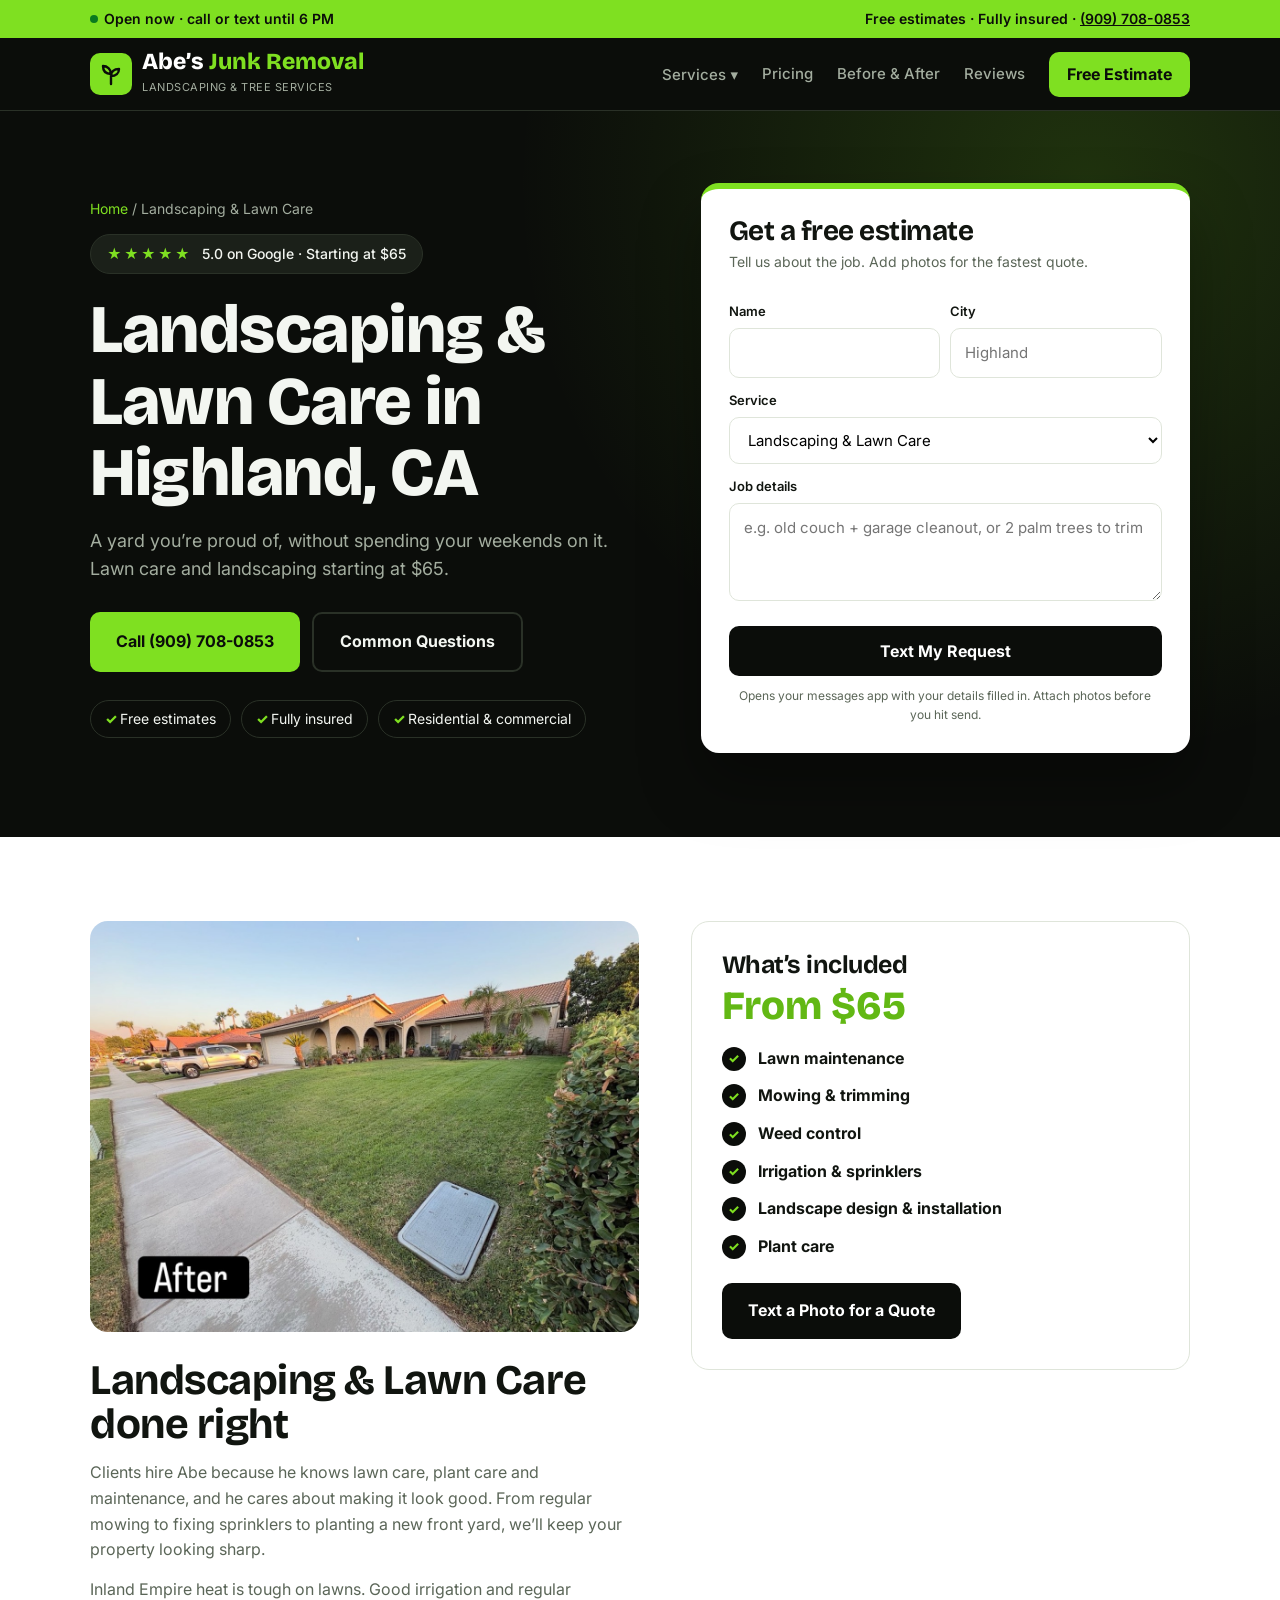
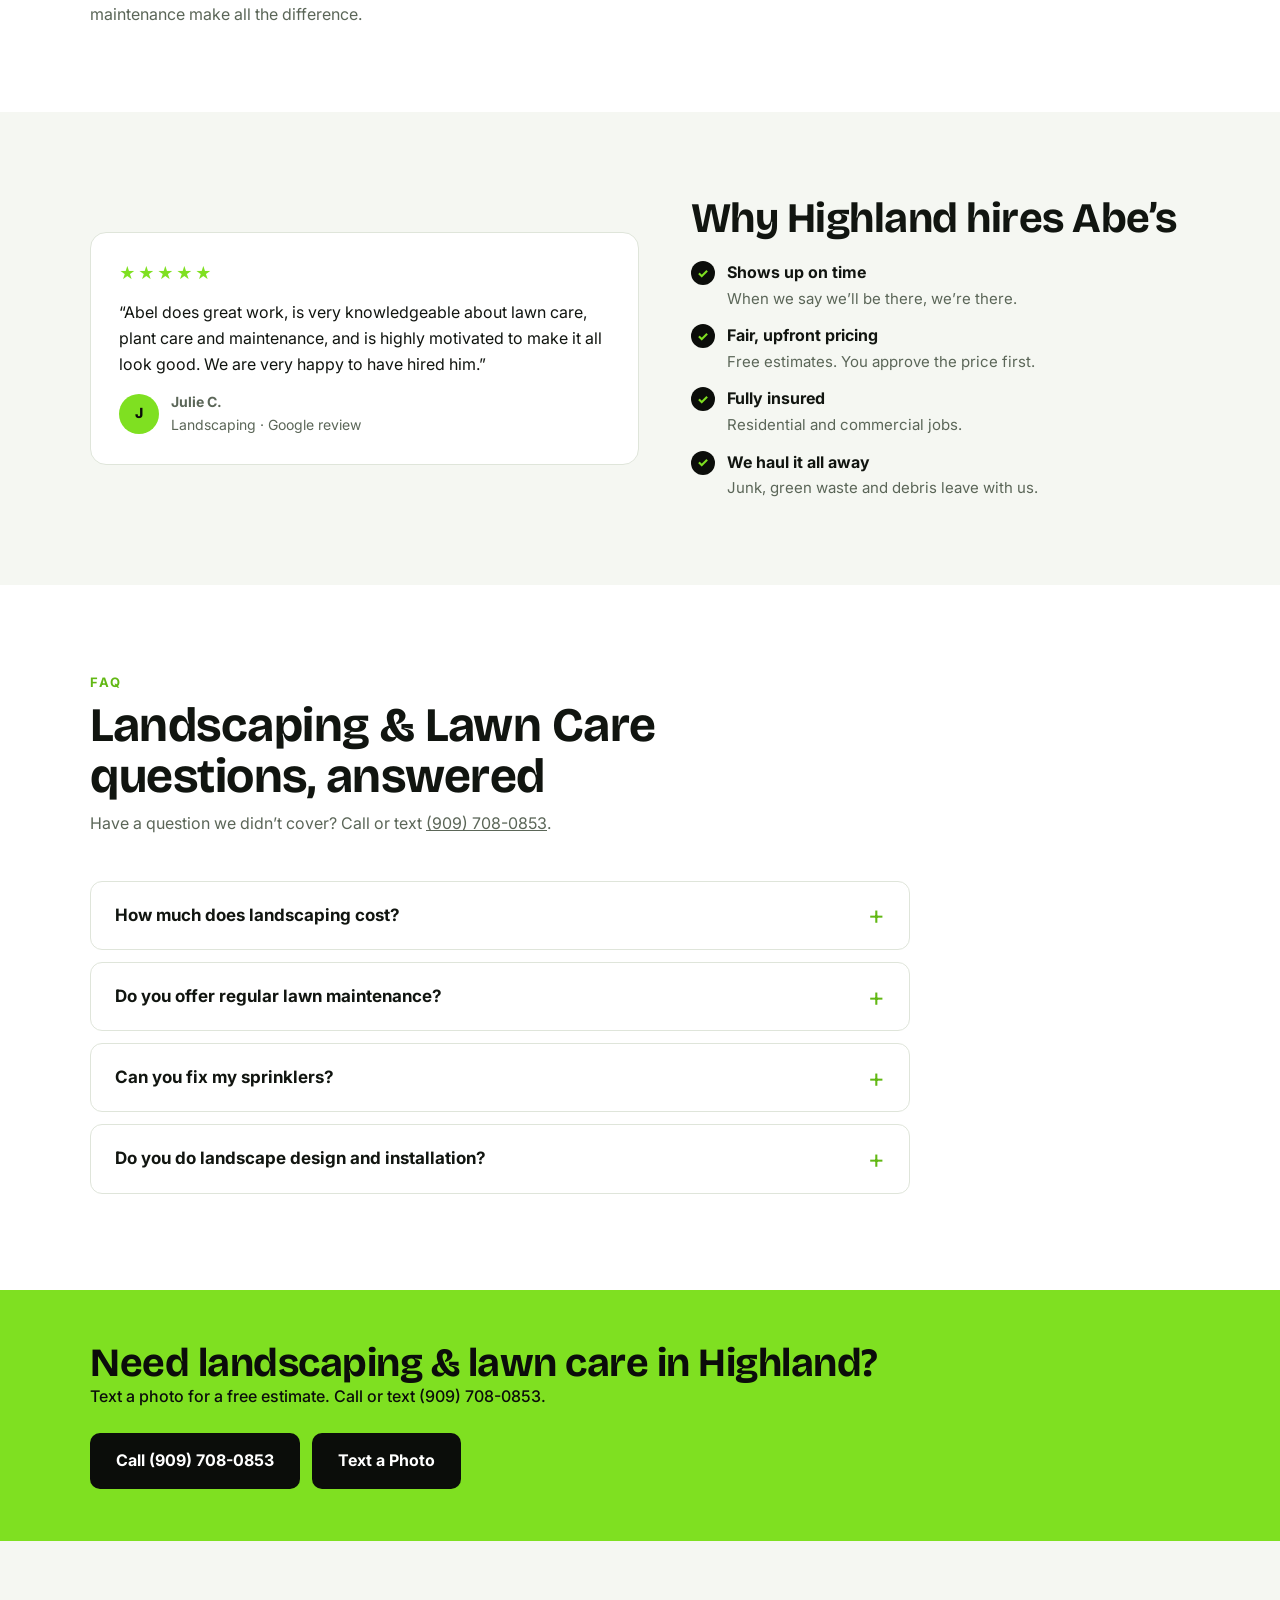
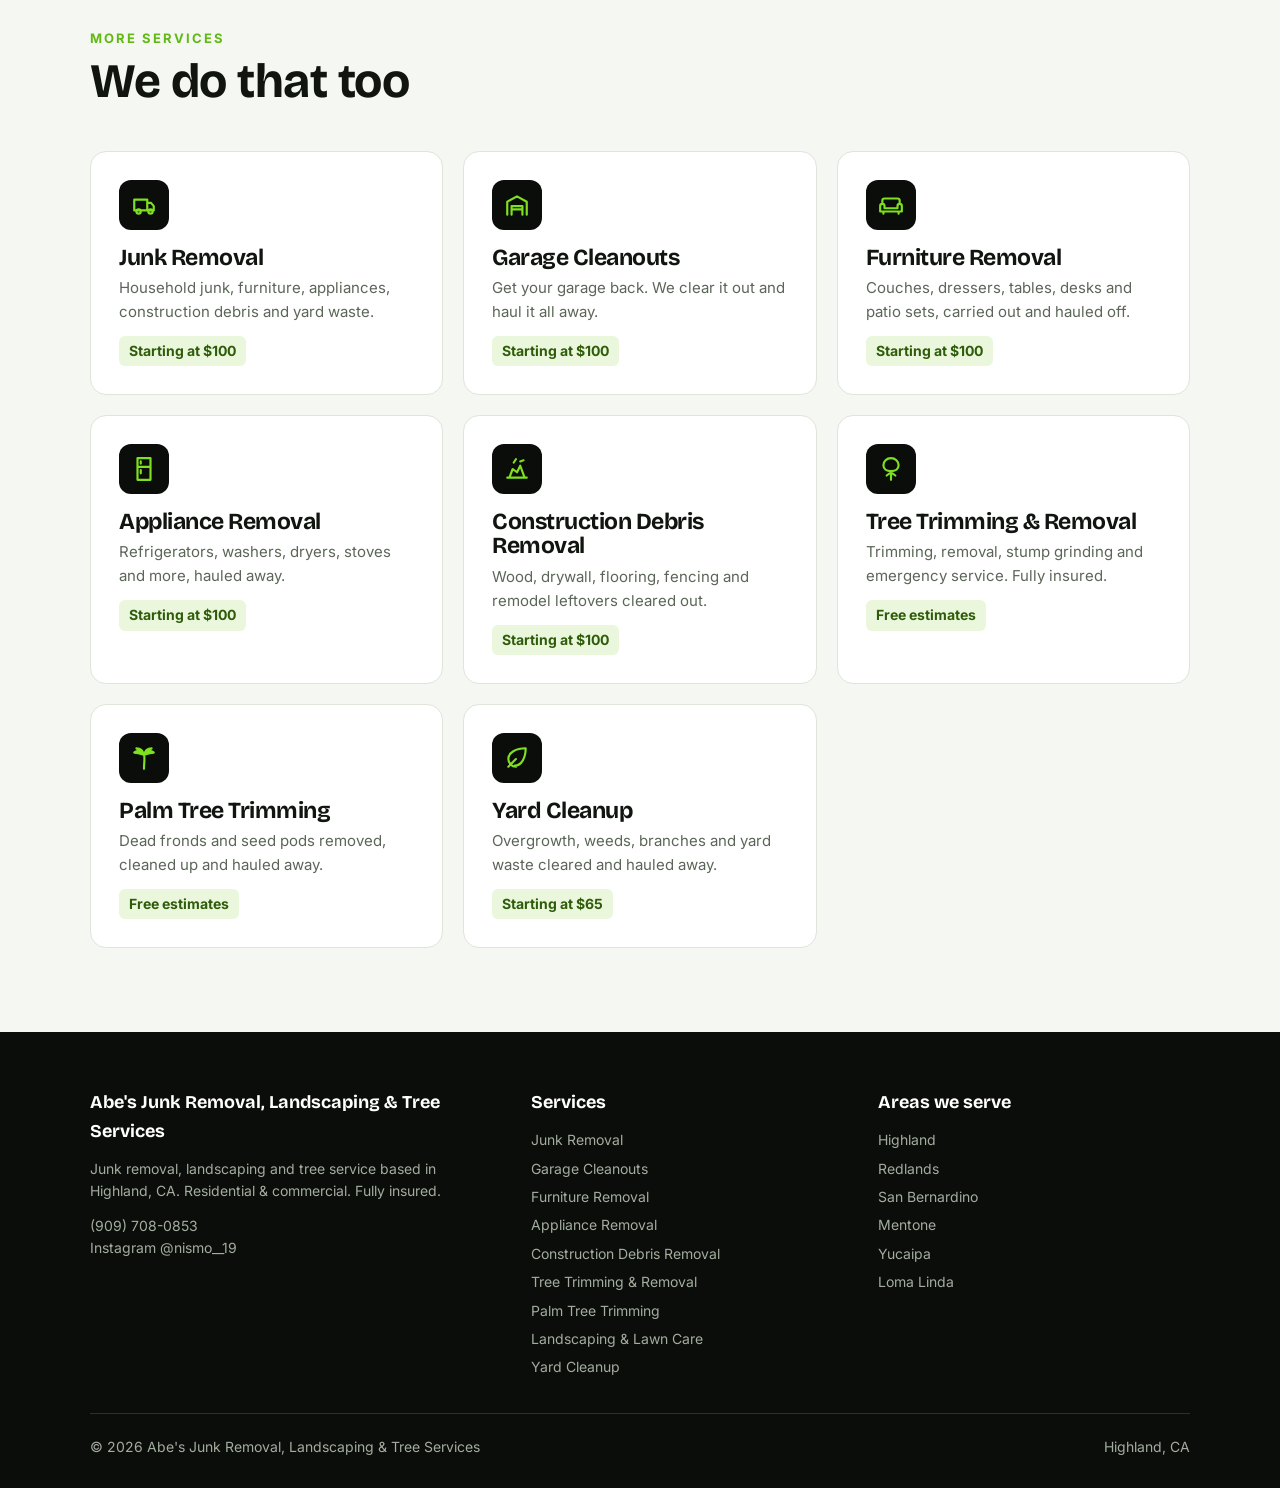
<file: services/landscaping/index.html>
<!doctype html>
<html lang="en">
<head>
<meta charset="utf-8">
<meta name="robots" content="noindex, nofollow">
<meta name="viewport" content="width=device-width, initial-scale=1">
<title>Landscaping in Highland, CA | Lawn Care, Mowing &amp; Sprinklers | Abe’s</title>
<meta name="description" content="Landscaping and lawn care in Highland, CA starting at $65. Lawn maintenance, mowing, weed control, irrigation and sprinklers, design and installation. (909) 708-0853.">
<link rel="canonical" href="https://www.abesjunkremoval.com/services/landscaping/">
<meta property="og:title" content="Landscaping in Highland, CA | Lawn Care, Mowing &amp; Sprinklers | Abe’s">
<meta property="og:description" content="Landscaping and lawn care in Highland, CA starting at $65. Lawn maintenance, mowing, weed control, irrigation and sprinklers, design and installation. (909) 708-0853.">
<meta property="og:type" content="website">
<meta property="og:image" content="https://www.abesjunkremoval.com/assets/photos/lawn-after.jpg">
<link rel="preconnect" href="https://fonts.googleapis.com">
<link href="https://fonts.googleapis.com/css2?family=Bricolage+Grotesque:wght@600;800&family=Inter:wght@400;500;600;700&display=swap" rel="stylesheet">
<link rel="stylesheet" href="../../assets/styles.css">
<script type="application/ld+json">
{
 "@context": "https://schema.org",
 "@graph": [
  {
   "@type": [
    "HomeAndConstructionBusiness",
    "LocalBusiness"
   ],
   "@id": "https://www.abesjunkremoval.com/#business",
   "name": "Abe's Junk Removal, Landscaping & Tree Services",
   "url": "https://www.abesjunkremoval.com/",
   "telephone": "+1-909-708-0853",
   "address": {
    "@type": "PostalAddress",
    "addressLocality": "Highland",
    "addressRegion": "CA",
    "postalCode": "92346",
    "addressCountry": "US"
   },
   "geo": {
    "@type": "GeoCoordinates",
    "latitude": 34.1130502,
    "longitude": -117.2097615
   },
   "areaServed": [
    "Highland",
    "Redlands",
    "San Bernardino",
    "Mentone",
    "Yucaipa",
    "Loma Linda"
   ],
   "priceRange": "$$",
   "sameAs": [
    "https://www.instagram.com/nismo__19/"
   ],
   "aggregateRating": {
    "@type": "AggregateRating",
    "ratingValue": "5.0",
    "reviewCount": "16"
   },
   "hasMap": "https://www.google.com/maps/place/?q=place_id:ChIJg1mSGvGr3IAR5eYl2VqVgB4"
  },
  {
   "@type": "Service",
   "name": "Landscaping & Lawn Care",
   "serviceType": "Landscaping & Lawn Care",
   "provider": {
    "@id": "https://www.abesjunkremoval.com/#business"
   },
   "areaServed": [
    {
     "@type": "City",
     "name": "Highland, CA"
    },
    {
     "@type": "City",
     "name": "Redlands, CA"
    },
    {
     "@type": "City",
     "name": "San Bernardino, CA"
    },
    {
     "@type": "City",
     "name": "Mentone, CA"
    },
    {
     "@type": "City",
     "name": "Yucaipa, CA"
    },
    {
     "@type": "City",
     "name": "Loma Linda, CA"
    }
   ],
   "url": "https://www.abesjunkremoval.com/services/landscaping/",
   "description": "Landscaping and lawn care in Highland, CA starting at $65. Lawn maintenance, mowing, weed control, irrigation and sprinklers, design and installation. (909) 708-0853."
  },
  {
   "@type": "FAQPage",
   "mainEntity": [
    {
     "@type": "Question",
     "name": "How much does landscaping cost?",
     "acceptedAnswer": {
      "@type": "Answer",
      "text": "Landscaping services start at $65. Larger projects like design and installation are quoted after a free estimate. Call or text (909) 708-0853."
     }
    },
    {
     "@type": "Question",
     "name": "Do you offer regular lawn maintenance?",
     "acceptedAnswer": {
      "@type": "Answer",
      "text": "Yes. Ask about ongoing lawn maintenance and we’ll set up a schedule that works for you."
     }
    },
    {
     "@type": "Question",
     "name": "Can you fix my sprinklers?",
     "acceptedAnswer": {
      "@type": "Answer",
      "text": "Yes. Irrigation and sprinkler work is one of our landscaping services."
     }
    },
    {
     "@type": "Question",
     "name": "Do you do landscape design and installation?",
     "acceptedAnswer": {
      "@type": "Answer",
      "text": "Yes. From new plants to a full front-yard refresh, we design and install."
     }
    }
   ]
  },
  {
   "@type": "BreadcrumbList",
   "itemListElement": [
    {
     "@type": "ListItem",
     "position": 1,
     "name": "Home",
     "item": "https://www.abesjunkremoval.com/"
    },
    {
     "@type": "ListItem",
     "position": 2,
     "name": "Landscaping & Lawn Care",
     "item": "https://www.abesjunkremoval.com/services/landscaping/"
    }
   ]
  }
 ]
}
</script>
</head>
<body>
<div class="topbar"><div class="wrap">
  <span class="status" id="status"><i class="dot"></i><span>Checking hours…</span></span>
  <span>Free estimates · Fully insured · <a href="tel:+19097080853">(909) 708-0853</a></span>
</div></div>
<header class="nav"><div class="wrap">
  <a href="../../" class="logo"><span class="mk"><svg width="24" height="24" viewBox="0 0 24 24" fill="none" stroke="#0b0d0a" stroke-width="2.4" stroke-linecap="round" stroke-linejoin="round"><path d="M12 22V12M12 12C12 7 8 4 4 4c0 5 3 8 8 8zM12 14c0-4 3-7 8-7 0 4-3 7-8 7z"/></svg></span><span><b>Abe’s <span>Junk Removal</span></b><small>LANDSCAPING &amp; TREE SERVICES</small></span></a>
  <nav>
    <div class="dd"><button type="button" aria-haspopup="true">Services ▾</button><div class="dd-menu"><a href="../../services/junk-removal/">Junk Removal</a><a href="../../services/garage-cleanouts/">Garage Cleanouts</a><a href="../../services/furniture-removal/">Furniture Removal</a><a href="../../services/appliance-removal/">Appliance Removal</a><a href="../../services/construction-debris-removal/">Construction Debris Removal</a><a href="../../services/tree-service/">Tree Trimming & Removal</a><a href="../../services/palm-tree-trimming/">Palm Tree Trimming</a><a href="../../services/landscaping/">Landscaping & Lawn Care</a><a href="../../services/yard-cleanup/">Yard Cleanup</a></div></div>
    <a href="../../#pricing">Pricing</a><a href="../../#before-after">Before &amp; After</a><a href="../../#reviews">Reviews</a>
    <a href="../../#quote" class="btn btn-lime">Free Estimate</a>
  </nav>
</div></header>

<section class="hero" style="padding:0"><div class="wrap">
  <div>
    <div class="crumbs"><a href="../../">Home</a> / Landscaping & Lawn Care</div>
    <span class="rating"><span class="st">★★★★★</span> 5.0 on Google · Starting at $65</span>
    <h1>Landscaping &amp; Lawn Care in Highland, CA</h1>
    <p class="lead">A yard you’re proud of, without spending your weekends on it. Lawn care and landscaping starting at $65.</p>
    <div class="ctas">
      <a href="tel:+19097080853" class="btn btn-lime">Call (909) 708-0853</a>
      <a href="#faq" class="btn btn-out">Common Questions</a>
    </div>
    <ul class="checks"><li>Free estimates</li><li>Fully insured</li><li>Residential &amp; commercial</li></ul>
  </div>
  <form class="quote-card" id="quote" onsubmit="return sendQuote(event)">
    <h2>Get a free estimate</h2>
    <p class="s">Tell us about the job. Add photos for the fastest quote.</p>
    <div class="row">
      <div><label for="qn">Name</label><input id="qn" required autocomplete="name"></div>
      <div><label for="qc">City</label><input id="qc" placeholder="Highland" autocomplete="address-level2"></div>
    </div>
    <label for="qs">Service</label>
    <select id="qs"><option>Junk Removal</option><option>Garage Cleanouts</option><option>Furniture Removal</option><option>Appliance Removal</option><option>Construction Debris Removal</option><option>Tree Trimming & Removal</option><option>Palm Tree Trimming</option><option selected>Landscaping & Lawn Care</option><option>Yard Cleanup</option><option>Not sure / multiple things</option></select>
    <label for="qd">Job details</label>
    <textarea id="qd" rows="3" placeholder="e.g. old couch + garage cleanout, or 2 palm trees to trim"></textarea>
    <button class="btn btn-dark" type="submit">Text My Request</button>
    <p class="note">Opens your messages app with your details filled in. Attach photos before you hit send.</p>
  </form>
</div></section>

<section><div class="wrap split">
  <div class="prose">
    <figure class="photo photo-svc"><img src="../../assets/photos/lawn-after.jpg" alt="Freshly maintained front lawn by Abe’s in Highland" loading="lazy"></figure>
    <h2>Landscaping & Lawn Care done right</h2>
    <p>Clients hire Abe because he knows lawn care, plant care and maintenance, and he cares about making it look good. From regular mowing to fixing sprinklers to planting a new front yard, we’ll keep your property looking sharp.</p><p>Inland Empire heat is tough on lawns. Good irrigation and regular maintenance make all the difference.</p>
  </div>
  <div class="box">
    <h3>What’s included</h3>
    <div class="amt">From $65</div>
    <ul class="ticks"><li><div><b>Lawn maintenance</b></div></li><li><div><b>Mowing &amp; trimming</b></div></li><li><div><b>Weed control</b></div></li><li><div><b>Irrigation &amp; sprinklers</b></div></li><li><div><b>Landscape design &amp; installation</b></div></li><li><div><b>Plant care</b></div></li></ul>
    <a href="sms:+19097080853" class="btn btn-dark" style="margin-top:24px">Text a Photo for a Quote</a>
  </div>
</div></section>

<section class="alt"><div class="wrap split" style="align-items:center">
  <figure class="quote">
      <div class="stars">★★★★★</div>
      <blockquote>“Abel does great work, is very knowledgeable about lawn care, plant care and maintenance, and is highly motivated to make it all look good. We are very happy to have hired him.”</blockquote>
      <figcaption><span class="av">J</span><span><b>Julie C.</b>Landscaping · Google review</span></figcaption>
    </figure>
  <div class="prose">
    <h2>Why Highland hires Abe’s</h2>
    <ul class="ticks">
      <li><div><b>Shows up on time</b><span>When we say we’ll be there, we’re there.</span></div></li>
      <li><div><b>Fair, upfront pricing</b><span>Free estimates. You approve the price first.</span></div></li>
      <li><div><b>Fully insured</b><span>Residential and commercial jobs.</span></div></li>
      <li><div><b>We haul it all away</b><span>Junk, green waste and debris leave with us.</span></div></li>
    </ul>
  </div>
</div></section>


<section id="faq"><div class="wrap">
  <div class="sh"><small>FAQ</small><h2>Landscaping & Lawn Care questions, answered</h2><p>Have a question we didn’t cover? Call or text <a href="tel:+19097080853">(909) 708-0853</a>.</p></div>
  <div class="faq"><details><summary>How much does landscaping cost?</summary><p>Landscaping services start at $65. Larger projects like design and installation are quoted after a free estimate. Call or text (909) 708-0853.</p></details>
<details><summary>Do you offer regular lawn maintenance?</summary><p>Yes. Ask about ongoing lawn maintenance and we’ll set up a schedule that works for you.</p></details>
<details><summary>Can you fix my sprinklers?</summary><p>Yes. Irrigation and sprinkler work is one of our landscaping services.</p></details>
<details><summary>Do you do landscape design and installation?</summary><p>Yes. From new plants to a full front-yard refresh, we design and install.</p></details></div>
</div></section>

<section class="cta" style="padding:52px 0"><div class="wrap">
  <div><h2>Need landscaping & lawn care in Highland?</h2><p>Text a photo for a free estimate. Call or text (909) 708-0853.</p></div>
  <div class="ctas"><a href="tel:+19097080853" class="btn btn-dark">Call (909) 708-0853</a><a href="sms:+19097080853" class="btn btn-dark">Text a Photo</a></div>
</div></section>

<section class="alt"><div class="wrap">
  <div class="sh"><small>More services</small><h2>We do that too</h2></div>
  <div class="svc">
    <a href="../../services/junk-removal/"><div class="ic"><svg width="26" height="26" viewBox="0 0 24 24" fill="none" stroke="currentColor" stroke-width="2" stroke-linecap="round" stroke-linejoin="round"><path d="M3 7h12v10H3zM15 10h3.5l2.5 3v4h-6"/><circle cx="7" cy="18" r="2"/><circle cx="18" cy="18" r="2"/></svg></div><h3>Junk Removal</h3><p>Household junk, furniture, appliances, construction debris and yard waste.</p><span class="price">Starting at $100</span></a>
    <a href="../../services/garage-cleanouts/"><div class="ic"><svg width="26" height="26" viewBox="0 0 24 24" fill="none" stroke="currentColor" stroke-width="2" stroke-linecap="round" stroke-linejoin="round"><path d="M3 21V9l9-5 9 5v12M7 21v-8h10v8M7 16h10"/></svg></div><h3>Garage Cleanouts</h3><p>Get your garage back. We clear it out and haul it all away.</p><span class="price">Starting at $100</span></a>
    <a href="../../services/furniture-removal/"><div class="ic"><svg width="26" height="26" viewBox="0 0 24 24" fill="none" stroke="currentColor" stroke-width="2" stroke-linecap="round" stroke-linejoin="round"><path d="M4 11V8a2 2 0 0 1 2-2h12a2 2 0 0 1 2 2v3M2 13a2 2 0 0 1 4 0v2h12v-2a2 2 0 0 1 4 0v5H2zM5 18v2M19 18v2"/></svg></div><h3>Furniture Removal</h3><p>Couches, dressers, tables, desks and patio sets, carried out and hauled off.</p><span class="price">Starting at $100</span></a>
    <a href="../../services/appliance-removal/"><div class="ic"><svg width="26" height="26" viewBox="0 0 24 24" fill="none" stroke="currentColor" stroke-width="2" stroke-linecap="round" stroke-linejoin="round"><path d="M6 2h12v20H6zM6 10h12M9 5v2M9 13v3"/></svg></div><h3>Appliance Removal</h3><p>Refrigerators, washers, dryers, stoves and more, hauled away.</p><span class="price">Starting at $100</span></a>
    <a href="../../services/construction-debris-removal/"><div class="ic"><svg width="26" height="26" viewBox="0 0 24 24" fill="none" stroke="currentColor" stroke-width="2" stroke-linecap="round" stroke-linejoin="round"><path d="M3 20h18M5 20l3-8 4 3 3-6 4 11M9 6l2-3M15 5l3-1"/></svg></div><h3>Construction Debris Removal</h3><p>Wood, drywall, flooring, fencing and remodel leftovers cleared out.</p><span class="price">Starting at $100</span></a>
    <a href="../../services/tree-service/"><div class="ic"><svg width="26" height="26" viewBox="0 0 24 24" fill="none" stroke="currentColor" stroke-width="2" stroke-linecap="round" stroke-linejoin="round"><path d="M12 22v-7M12 15l-4 3M12 15l4 3M12 2c4 0 7 3 7 6.5S16 14 12 14s-7-2-7-5.5S8 2 12 2z"/></svg></div><h3>Tree Trimming & Removal</h3><p>Trimming, removal, stump grinding and emergency service. Fully insured.</p><span class="price">Free estimates</span></a>
    <a href="../../services/palm-tree-trimming/"><div class="ic"><svg width="26" height="26" viewBox="0 0 24 24" fill="none" stroke="currentColor" stroke-width="2" stroke-linecap="round" stroke-linejoin="round"><path d="M12 22c0-6 1-10 0-13M12 9C9 5 5 5 3 7c3 0 6 1 9 2zM12 9c3-4 7-4 9-2-3 0-6 1-9 2zM12 9c-1-4-4-6-7-6 2 2 5 4 7 6zM12 9c1-4 4-6 7-6-2 2-5 4-7 6z"/></svg></div><h3>Palm Tree Trimming</h3><p>Dead fronds and seed pods removed, cleaned up and hauled away.</p><span class="price">Free estimates</span></a>
    <a href="../../services/yard-cleanup/"><div class="ic"><svg width="26" height="26" viewBox="0 0 24 24" fill="none" stroke="currentColor" stroke-width="2" stroke-linecap="round" stroke-linejoin="round"><path d="M11 20A7 7 0 0 1 4 13c0-6 7-10 16-10 0 9-4 16-10 16zM4 20l7-7"/></svg></div><h3>Yard Cleanup</h3><p>Overgrowth, weeds, branches and yard waste cleared and hauled away.</p><span class="price">Starting at $65</span></a>
  </div>
</div></section>

<footer><div class="wrap">
  <div class="fcols">
    <div>
      <h4>Abe's Junk Removal, Landscaping & Tree Services</h4>
      <p>Junk removal, landscaping and tree service based in Highland, CA. Residential &amp; commercial. Fully insured.</p>
      <p style="margin-top:12px"><a href="tel:+19097080853">(909) 708-0853</a><br><a href="https://www.instagram.com/nismo__19/" target="_blank" rel="noopener">Instagram @nismo__19</a></p>
    </div>
    <div><h4>Services</h4><ul><li><a href="../../services/junk-removal/">Junk Removal</a></li><li><a href="../../services/garage-cleanouts/">Garage Cleanouts</a></li><li><a href="../../services/furniture-removal/">Furniture Removal</a></li><li><a href="../../services/appliance-removal/">Appliance Removal</a></li><li><a href="../../services/construction-debris-removal/">Construction Debris Removal</a></li><li><a href="../../services/tree-service/">Tree Trimming & Removal</a></li><li><a href="../../services/palm-tree-trimming/">Palm Tree Trimming</a></li><li><a href="../../services/landscaping/">Landscaping & Lawn Care</a></li><li><a href="../../services/yard-cleanup/">Yard Cleanup</a></li></ul></div>
    <div><h4>Areas we serve</h4><ul><li><a href="../../">Highland</a></li><li><a href="../../areas/redlands/">Redlands</a></li><li><a href="../../areas/san-bernardino/">San Bernardino</a></li><li><a href="../../areas/mentone/">Mentone</a></li><li><a href="../../areas/yucaipa/">Yucaipa</a></li><li><a href="../../areas/loma-linda/">Loma Linda</a></li></ul></div>
  </div>
  <div class="fbot"><span>© <span class="yr"></span> Abe's Junk Removal, Landscaping & Tree Services</span><span>Highland, CA</span></div>
</div></footer>

<div class="mbar"><a href="tel:+19097080853" class="btn btn-lime">Call</a><a href="sms:+19097080853" class="btn btn-dark">Text a Photo</a></div>
<script src="../../assets/site.js"></script>
</body>
</html>
</file>
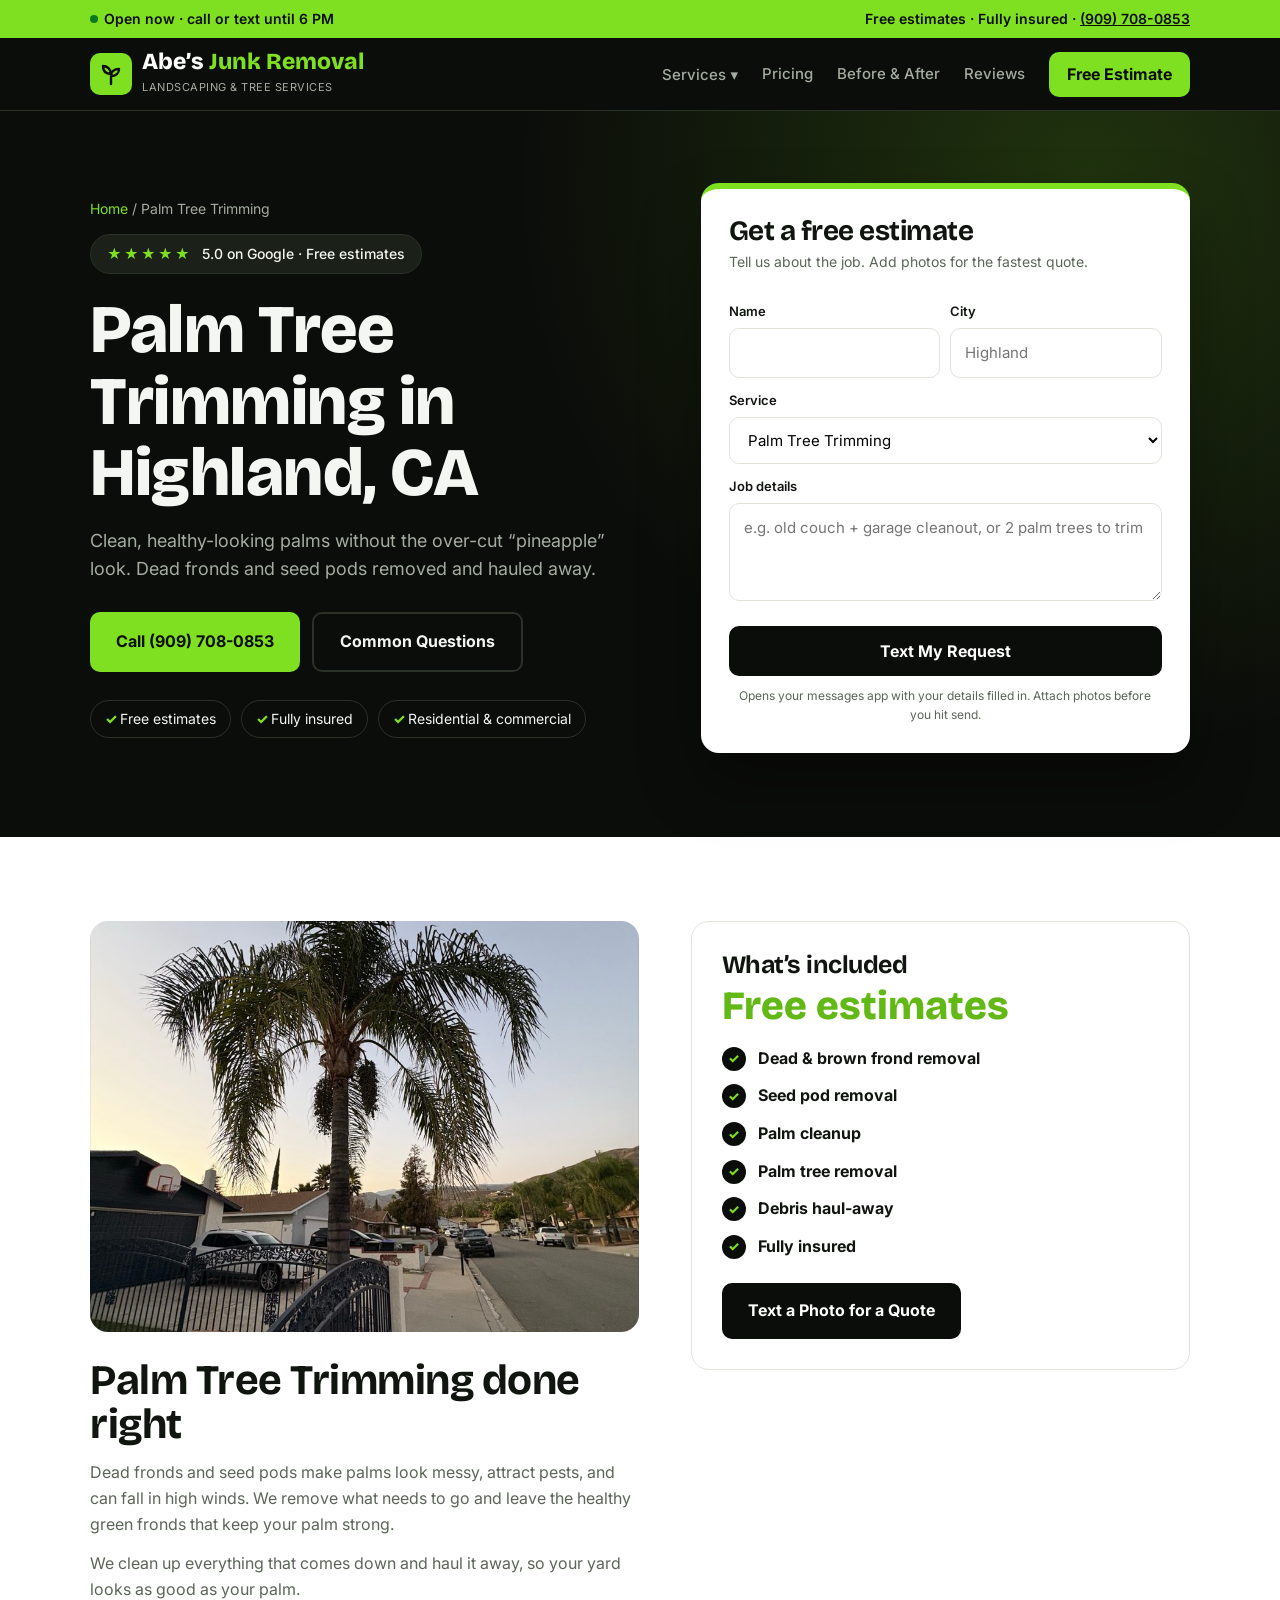
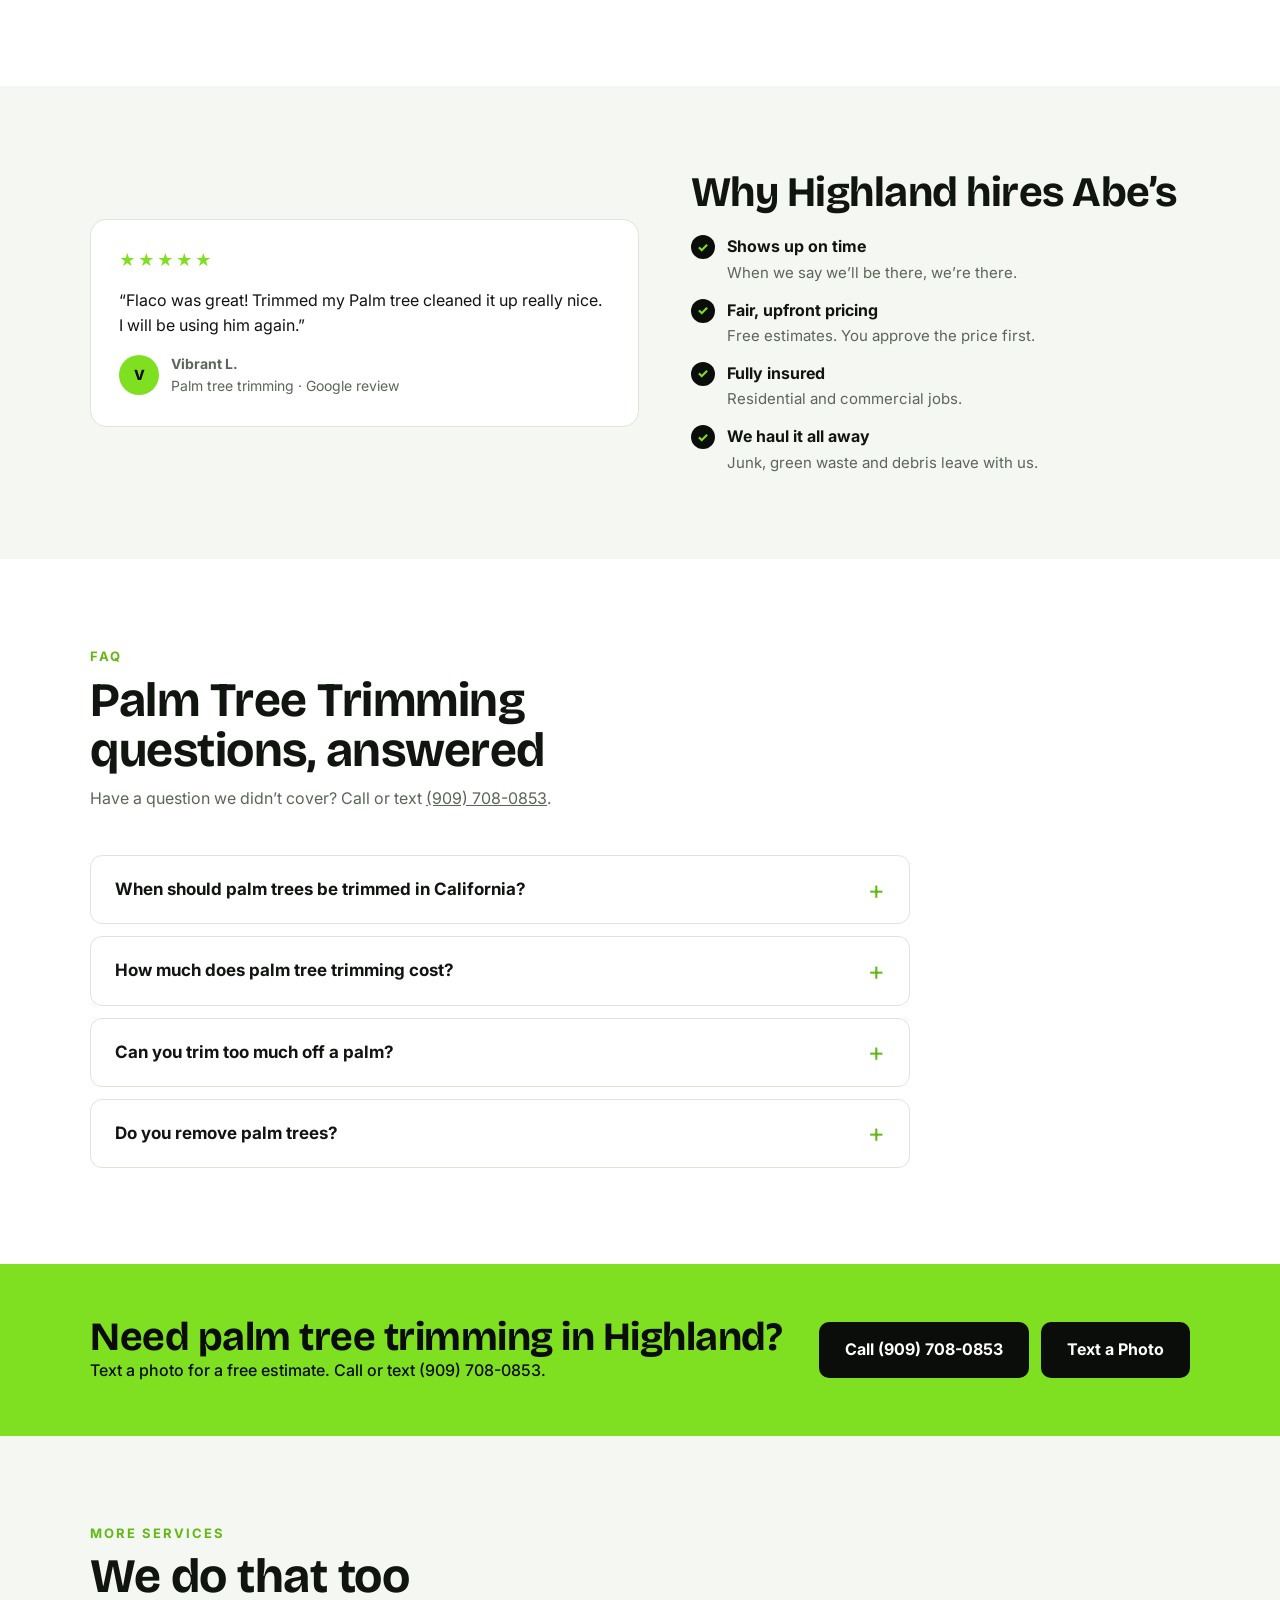
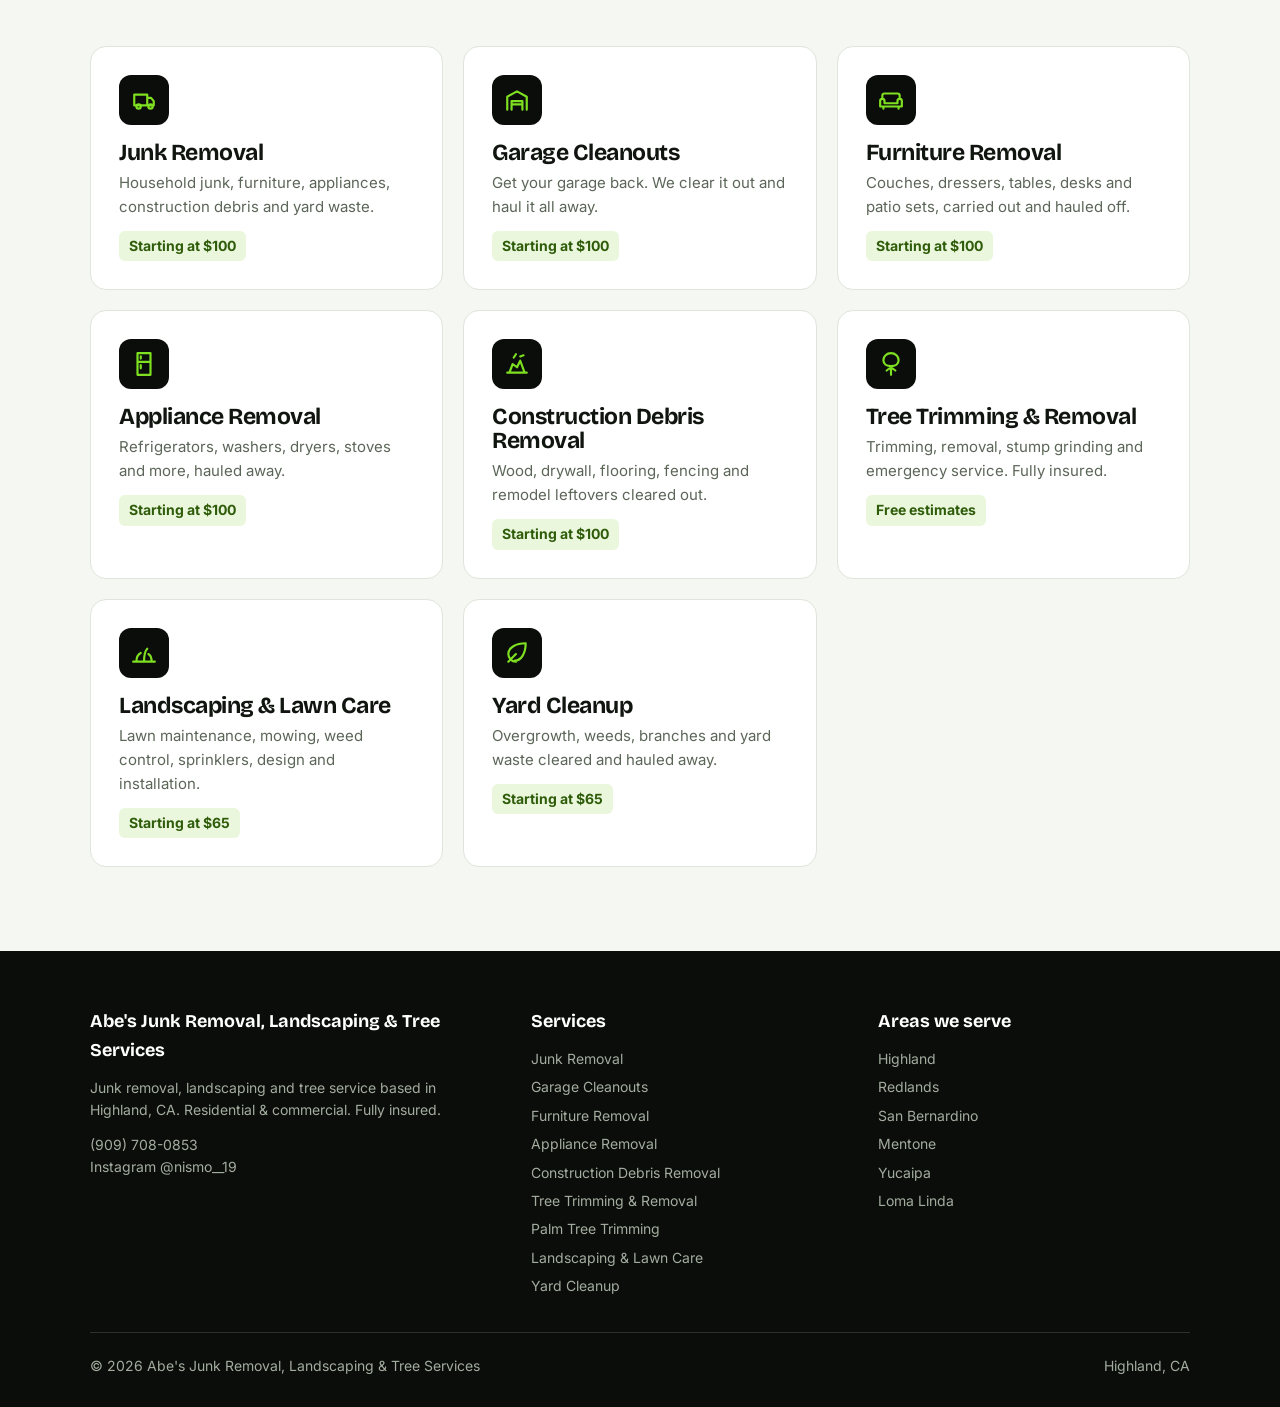
<file: services/palm-tree-trimming/index.html>
<!doctype html>
<html lang="en">
<head>
<meta charset="utf-8">
<meta name="robots" content="noindex, nofollow">
<meta name="viewport" content="width=device-width, initial-scale=1">
<title>Palm Tree Trimming in Highland, CA | Palm Cleanup &amp; Removal | Abe’s</title>
<meta name="description" content="Palm tree trimming in Highland, CA. Dead frond and seed pod removal, palm cleanup and haul-away. Fully insured. Free estimates. Call or text (909) 708-0853.">
<link rel="canonical" href="https://www.abesjunkremoval.com/services/palm-tree-trimming/">
<meta property="og:title" content="Palm Tree Trimming in Highland, CA | Palm Cleanup &amp; Removal | Abe’s">
<meta property="og:description" content="Palm tree trimming in Highland, CA. Dead frond and seed pod removal, palm cleanup and haul-away. Fully insured. Free estimates. Call or text (909) 708-0853.">
<meta property="og:type" content="website">
<meta property="og:image" content="https://www.abesjunkremoval.com/assets/photos/lawn-after.jpg">
<link rel="preconnect" href="https://fonts.googleapis.com">
<link href="https://fonts.googleapis.com/css2?family=Bricolage+Grotesque:wght@600;800&family=Inter:wght@400;500;600;700&display=swap" rel="stylesheet">
<link rel="stylesheet" href="../../assets/styles.css">
<script type="application/ld+json">
{
 "@context": "https://schema.org",
 "@graph": [
  {
   "@type": [
    "HomeAndConstructionBusiness",
    "LocalBusiness"
   ],
   "@id": "https://www.abesjunkremoval.com/#business",
   "name": "Abe's Junk Removal, Landscaping & Tree Services",
   "url": "https://www.abesjunkremoval.com/",
   "telephone": "+1-909-708-0853",
   "address": {
    "@type": "PostalAddress",
    "addressLocality": "Highland",
    "addressRegion": "CA",
    "postalCode": "92346",
    "addressCountry": "US"
   },
   "geo": {
    "@type": "GeoCoordinates",
    "latitude": 34.1130502,
    "longitude": -117.2097615
   },
   "areaServed": [
    "Highland",
    "Redlands",
    "San Bernardino",
    "Mentone",
    "Yucaipa",
    "Loma Linda"
   ],
   "priceRange": "$$",
   "sameAs": [
    "https://www.instagram.com/nismo__19/"
   ],
   "aggregateRating": {
    "@type": "AggregateRating",
    "ratingValue": "5.0",
    "reviewCount": "16"
   },
   "hasMap": "https://www.google.com/maps/place/?q=place_id:ChIJg1mSGvGr3IAR5eYl2VqVgB4"
  },
  {
   "@type": "Service",
   "name": "Palm Tree Trimming",
   "serviceType": "Palm Tree Trimming",
   "provider": {
    "@id": "https://www.abesjunkremoval.com/#business"
   },
   "areaServed": [
    {
     "@type": "City",
     "name": "Highland, CA"
    },
    {
     "@type": "City",
     "name": "Redlands, CA"
    },
    {
     "@type": "City",
     "name": "San Bernardino, CA"
    },
    {
     "@type": "City",
     "name": "Mentone, CA"
    },
    {
     "@type": "City",
     "name": "Yucaipa, CA"
    },
    {
     "@type": "City",
     "name": "Loma Linda, CA"
    }
   ],
   "url": "https://www.abesjunkremoval.com/services/palm-tree-trimming/",
   "description": "Palm tree trimming in Highland, CA. Dead frond and seed pod removal, palm cleanup and haul-away. Fully insured. Free estimates. Call or text (909) 708-0853."
  },
  {
   "@type": "FAQPage",
   "mainEntity": [
    {
     "@type": "Question",
     "name": "When should palm trees be trimmed in California?",
     "acceptedAnswer": {
      "@type": "Answer",
      "text": "Most palms only need trimming about once a year. Many homeowners schedule it in late spring or summer to remove dead fronds and seed pods before they drop."
     }
    },
    {
     "@type": "Question",
     "name": "How much does palm tree trimming cost?",
     "acceptedAnswer": {
      "@type": "Answer",
      "text": "It depends on the height, the number of palms, and how much needs to come off. Estimates are free. Text a photo to (909) 708-0853."
     }
    },
    {
     "@type": "Question",
     "name": "Can you trim too much off a palm?",
     "acceptedAnswer": {
      "@type": "Answer",
      "text": "Yes. Cutting healthy green fronds weakens the palm. We remove dead and dying fronds and seed pods and leave the healthy canopy."
     }
    },
    {
     "@type": "Question",
     "name": "Do you remove palm trees?",
     "acceptedAnswer": {
      "@type": "Answer",
      "text": "Yes. Tree removal and stump grinding are part of our tree services."
     }
    }
   ]
  },
  {
   "@type": "BreadcrumbList",
   "itemListElement": [
    {
     "@type": "ListItem",
     "position": 1,
     "name": "Home",
     "item": "https://www.abesjunkremoval.com/"
    },
    {
     "@type": "ListItem",
     "position": 2,
     "name": "Palm Tree Trimming",
     "item": "https://www.abesjunkremoval.com/services/palm-tree-trimming/"
    }
   ]
  }
 ]
}
</script>
</head>
<body>
<div class="topbar"><div class="wrap">
  <span class="status" id="status"><i class="dot"></i><span>Checking hours…</span></span>
  <span>Free estimates · Fully insured · <a href="tel:+19097080853">(909) 708-0853</a></span>
</div></div>
<header class="nav"><div class="wrap">
  <a href="../../" class="logo"><span class="mk"><svg width="24" height="24" viewBox="0 0 24 24" fill="none" stroke="#0b0d0a" stroke-width="2.4" stroke-linecap="round" stroke-linejoin="round"><path d="M12 22V12M12 12C12 7 8 4 4 4c0 5 3 8 8 8zM12 14c0-4 3-7 8-7 0 4-3 7-8 7z"/></svg></span><span><b>Abe’s <span>Junk Removal</span></b><small>LANDSCAPING &amp; TREE SERVICES</small></span></a>
  <nav>
    <div class="dd"><button type="button" aria-haspopup="true">Services ▾</button><div class="dd-menu"><a href="../../services/junk-removal/">Junk Removal</a><a href="../../services/garage-cleanouts/">Garage Cleanouts</a><a href="../../services/furniture-removal/">Furniture Removal</a><a href="../../services/appliance-removal/">Appliance Removal</a><a href="../../services/construction-debris-removal/">Construction Debris Removal</a><a href="../../services/tree-service/">Tree Trimming & Removal</a><a href="../../services/palm-tree-trimming/">Palm Tree Trimming</a><a href="../../services/landscaping/">Landscaping & Lawn Care</a><a href="../../services/yard-cleanup/">Yard Cleanup</a></div></div>
    <a href="../../#pricing">Pricing</a><a href="../../#before-after">Before &amp; After</a><a href="../../#reviews">Reviews</a>
    <a href="../../#quote" class="btn btn-lime">Free Estimate</a>
  </nav>
</div></header>

<section class="hero" style="padding:0"><div class="wrap">
  <div>
    <div class="crumbs"><a href="../../">Home</a> / Palm Tree Trimming</div>
    <span class="rating"><span class="st">★★★★★</span> 5.0 on Google · Free estimates</span>
    <h1>Palm Tree Trimming in Highland, CA</h1>
    <p class="lead">Clean, healthy-looking palms without the over-cut “pineapple” look. Dead fronds and seed pods removed and hauled away.</p>
    <div class="ctas">
      <a href="tel:+19097080853" class="btn btn-lime">Call (909) 708-0853</a>
      <a href="#faq" class="btn btn-out">Common Questions</a>
    </div>
    <ul class="checks"><li>Free estimates</li><li>Fully insured</li><li>Residential &amp; commercial</li></ul>
  </div>
  <form class="quote-card" id="quote" onsubmit="return sendQuote(event)">
    <h2>Get a free estimate</h2>
    <p class="s">Tell us about the job. Add photos for the fastest quote.</p>
    <div class="row">
      <div><label for="qn">Name</label><input id="qn" required autocomplete="name"></div>
      <div><label for="qc">City</label><input id="qc" placeholder="Highland" autocomplete="address-level2"></div>
    </div>
    <label for="qs">Service</label>
    <select id="qs"><option>Junk Removal</option><option>Garage Cleanouts</option><option>Furniture Removal</option><option>Appliance Removal</option><option>Construction Debris Removal</option><option>Tree Trimming & Removal</option><option selected>Palm Tree Trimming</option><option>Landscaping & Lawn Care</option><option>Yard Cleanup</option><option>Not sure / multiple things</option></select>
    <label for="qd">Job details</label>
    <textarea id="qd" rows="3" placeholder="e.g. old couch + garage cleanout, or 2 palm trees to trim"></textarea>
    <button class="btn btn-dark" type="submit">Text My Request</button>
    <p class="note">Opens your messages app with your details filled in. Attach photos before you hit send.</p>
  </form>
</div></section>

<section><div class="wrap split">
  <div class="prose">
    <figure class="photo photo-svc"><img src="../../assets/photos/palm-trimmed.jpg" alt="Queen palm trimmed by Abe’s in Highland" loading="lazy"></figure>
    <h2>Palm Tree Trimming done right</h2>
    <p>Dead fronds and seed pods make palms look messy, attract pests, and can fall in high winds. We remove what needs to go and leave the healthy green fronds that keep your palm strong.</p><p>We clean up everything that comes down and haul it away, so your yard looks as good as your palm.</p>
  </div>
  <div class="box">
    <h3>What’s included</h3>
    <div class="amt">Free estimates</div>
    <ul class="ticks"><li><div><b>Dead &amp; brown frond removal</b></div></li><li><div><b>Seed pod removal</b></div></li><li><div><b>Palm cleanup</b></div></li><li><div><b>Palm tree removal</b></div></li><li><div><b>Debris haul-away</b></div></li><li><div><b>Fully insured</b></div></li></ul>
    <a href="sms:+19097080853" class="btn btn-dark" style="margin-top:24px">Text a Photo for a Quote</a>
  </div>
</div></section>

<section class="alt"><div class="wrap split" style="align-items:center">
  <figure class="quote">
      <div class="stars">★★★★★</div>
      <blockquote>“Flaco was great! Trimmed my Palm tree cleaned it up really nice. I will be using him again.”</blockquote>
      <figcaption><span class="av">V</span><span><b>Vibrant L.</b>Palm tree trimming · Google review</span></figcaption>
    </figure>
  <div class="prose">
    <h2>Why Highland hires Abe’s</h2>
    <ul class="ticks">
      <li><div><b>Shows up on time</b><span>When we say we’ll be there, we’re there.</span></div></li>
      <li><div><b>Fair, upfront pricing</b><span>Free estimates. You approve the price first.</span></div></li>
      <li><div><b>Fully insured</b><span>Residential and commercial jobs.</span></div></li>
      <li><div><b>We haul it all away</b><span>Junk, green waste and debris leave with us.</span></div></li>
    </ul>
  </div>
</div></section>


<section id="faq"><div class="wrap">
  <div class="sh"><small>FAQ</small><h2>Palm Tree Trimming questions, answered</h2><p>Have a question we didn’t cover? Call or text <a href="tel:+19097080853">(909) 708-0853</a>.</p></div>
  <div class="faq"><details><summary>When should palm trees be trimmed in California?</summary><p>Most palms only need trimming about once a year. Many homeowners schedule it in late spring or summer to remove dead fronds and seed pods before they drop.</p></details>
<details><summary>How much does palm tree trimming cost?</summary><p>It depends on the height, the number of palms, and how much needs to come off. Estimates are free. Text a photo to (909) 708-0853.</p></details>
<details><summary>Can you trim too much off a palm?</summary><p>Yes. Cutting healthy green fronds weakens the palm. We remove dead and dying fronds and seed pods and leave the healthy canopy.</p></details>
<details><summary>Do you remove palm trees?</summary><p>Yes. Tree removal and stump grinding are part of our tree services.</p></details></div>
</div></section>

<section class="cta" style="padding:52px 0"><div class="wrap">
  <div><h2>Need palm tree trimming in Highland?</h2><p>Text a photo for a free estimate. Call or text (909) 708-0853.</p></div>
  <div class="ctas"><a href="tel:+19097080853" class="btn btn-dark">Call (909) 708-0853</a><a href="sms:+19097080853" class="btn btn-dark">Text a Photo</a></div>
</div></section>

<section class="alt"><div class="wrap">
  <div class="sh"><small>More services</small><h2>We do that too</h2></div>
  <div class="svc">
    <a href="../../services/junk-removal/"><div class="ic"><svg width="26" height="26" viewBox="0 0 24 24" fill="none" stroke="currentColor" stroke-width="2" stroke-linecap="round" stroke-linejoin="round"><path d="M3 7h12v10H3zM15 10h3.5l2.5 3v4h-6"/><circle cx="7" cy="18" r="2"/><circle cx="18" cy="18" r="2"/></svg></div><h3>Junk Removal</h3><p>Household junk, furniture, appliances, construction debris and yard waste.</p><span class="price">Starting at $100</span></a>
    <a href="../../services/garage-cleanouts/"><div class="ic"><svg width="26" height="26" viewBox="0 0 24 24" fill="none" stroke="currentColor" stroke-width="2" stroke-linecap="round" stroke-linejoin="round"><path d="M3 21V9l9-5 9 5v12M7 21v-8h10v8M7 16h10"/></svg></div><h3>Garage Cleanouts</h3><p>Get your garage back. We clear it out and haul it all away.</p><span class="price">Starting at $100</span></a>
    <a href="../../services/furniture-removal/"><div class="ic"><svg width="26" height="26" viewBox="0 0 24 24" fill="none" stroke="currentColor" stroke-width="2" stroke-linecap="round" stroke-linejoin="round"><path d="M4 11V8a2 2 0 0 1 2-2h12a2 2 0 0 1 2 2v3M2 13a2 2 0 0 1 4 0v2h12v-2a2 2 0 0 1 4 0v5H2zM5 18v2M19 18v2"/></svg></div><h3>Furniture Removal</h3><p>Couches, dressers, tables, desks and patio sets, carried out and hauled off.</p><span class="price">Starting at $100</span></a>
    <a href="../../services/appliance-removal/"><div class="ic"><svg width="26" height="26" viewBox="0 0 24 24" fill="none" stroke="currentColor" stroke-width="2" stroke-linecap="round" stroke-linejoin="round"><path d="M6 2h12v20H6zM6 10h12M9 5v2M9 13v3"/></svg></div><h3>Appliance Removal</h3><p>Refrigerators, washers, dryers, stoves and more, hauled away.</p><span class="price">Starting at $100</span></a>
    <a href="../../services/construction-debris-removal/"><div class="ic"><svg width="26" height="26" viewBox="0 0 24 24" fill="none" stroke="currentColor" stroke-width="2" stroke-linecap="round" stroke-linejoin="round"><path d="M3 20h18M5 20l3-8 4 3 3-6 4 11M9 6l2-3M15 5l3-1"/></svg></div><h3>Construction Debris Removal</h3><p>Wood, drywall, flooring, fencing and remodel leftovers cleared out.</p><span class="price">Starting at $100</span></a>
    <a href="../../services/tree-service/"><div class="ic"><svg width="26" height="26" viewBox="0 0 24 24" fill="none" stroke="currentColor" stroke-width="2" stroke-linecap="round" stroke-linejoin="round"><path d="M12 22v-7M12 15l-4 3M12 15l4 3M12 2c4 0 7 3 7 6.5S16 14 12 14s-7-2-7-5.5S8 2 12 2z"/></svg></div><h3>Tree Trimming & Removal</h3><p>Trimming, removal, stump grinding and emergency service. Fully insured.</p><span class="price">Free estimates</span></a>
    <a href="../../services/landscaping/"><div class="ic"><svg width="26" height="26" viewBox="0 0 24 24" fill="none" stroke="currentColor" stroke-width="2" stroke-linecap="round" stroke-linejoin="round"><path d="M2 20h20M5 20c0-4 2-7 4-8M12 20c0-6 1-10 3-12M19 20c0-3-1-6-3-7"/></svg></div><h3>Landscaping & Lawn Care</h3><p>Lawn maintenance, mowing, weed control, sprinklers, design and installation.</p><span class="price">Starting at $65</span></a>
    <a href="../../services/yard-cleanup/"><div class="ic"><svg width="26" height="26" viewBox="0 0 24 24" fill="none" stroke="currentColor" stroke-width="2" stroke-linecap="round" stroke-linejoin="round"><path d="M11 20A7 7 0 0 1 4 13c0-6 7-10 16-10 0 9-4 16-10 16zM4 20l7-7"/></svg></div><h3>Yard Cleanup</h3><p>Overgrowth, weeds, branches and yard waste cleared and hauled away.</p><span class="price">Starting at $65</span></a>
  </div>
</div></section>

<footer><div class="wrap">
  <div class="fcols">
    <div>
      <h4>Abe's Junk Removal, Landscaping & Tree Services</h4>
      <p>Junk removal, landscaping and tree service based in Highland, CA. Residential &amp; commercial. Fully insured.</p>
      <p style="margin-top:12px"><a href="tel:+19097080853">(909) 708-0853</a><br><a href="https://www.instagram.com/nismo__19/" target="_blank" rel="noopener">Instagram @nismo__19</a></p>
    </div>
    <div><h4>Services</h4><ul><li><a href="../../services/junk-removal/">Junk Removal</a></li><li><a href="../../services/garage-cleanouts/">Garage Cleanouts</a></li><li><a href="../../services/furniture-removal/">Furniture Removal</a></li><li><a href="../../services/appliance-removal/">Appliance Removal</a></li><li><a href="../../services/construction-debris-removal/">Construction Debris Removal</a></li><li><a href="../../services/tree-service/">Tree Trimming & Removal</a></li><li><a href="../../services/palm-tree-trimming/">Palm Tree Trimming</a></li><li><a href="../../services/landscaping/">Landscaping & Lawn Care</a></li><li><a href="../../services/yard-cleanup/">Yard Cleanup</a></li></ul></div>
    <div><h4>Areas we serve</h4><ul><li><a href="../../">Highland</a></li><li><a href="../../areas/redlands/">Redlands</a></li><li><a href="../../areas/san-bernardino/">San Bernardino</a></li><li><a href="../../areas/mentone/">Mentone</a></li><li><a href="../../areas/yucaipa/">Yucaipa</a></li><li><a href="../../areas/loma-linda/">Loma Linda</a></li></ul></div>
  </div>
  <div class="fbot"><span>© <span class="yr"></span> Abe's Junk Removal, Landscaping & Tree Services</span><span>Highland, CA</span></div>
</div></footer>

<div class="mbar"><a href="tel:+19097080853" class="btn btn-lime">Call</a><a href="sms:+19097080853" class="btn btn-dark">Text a Photo</a></div>
<script src="../../assets/site.js"></script>
</body>
</html>
</file>
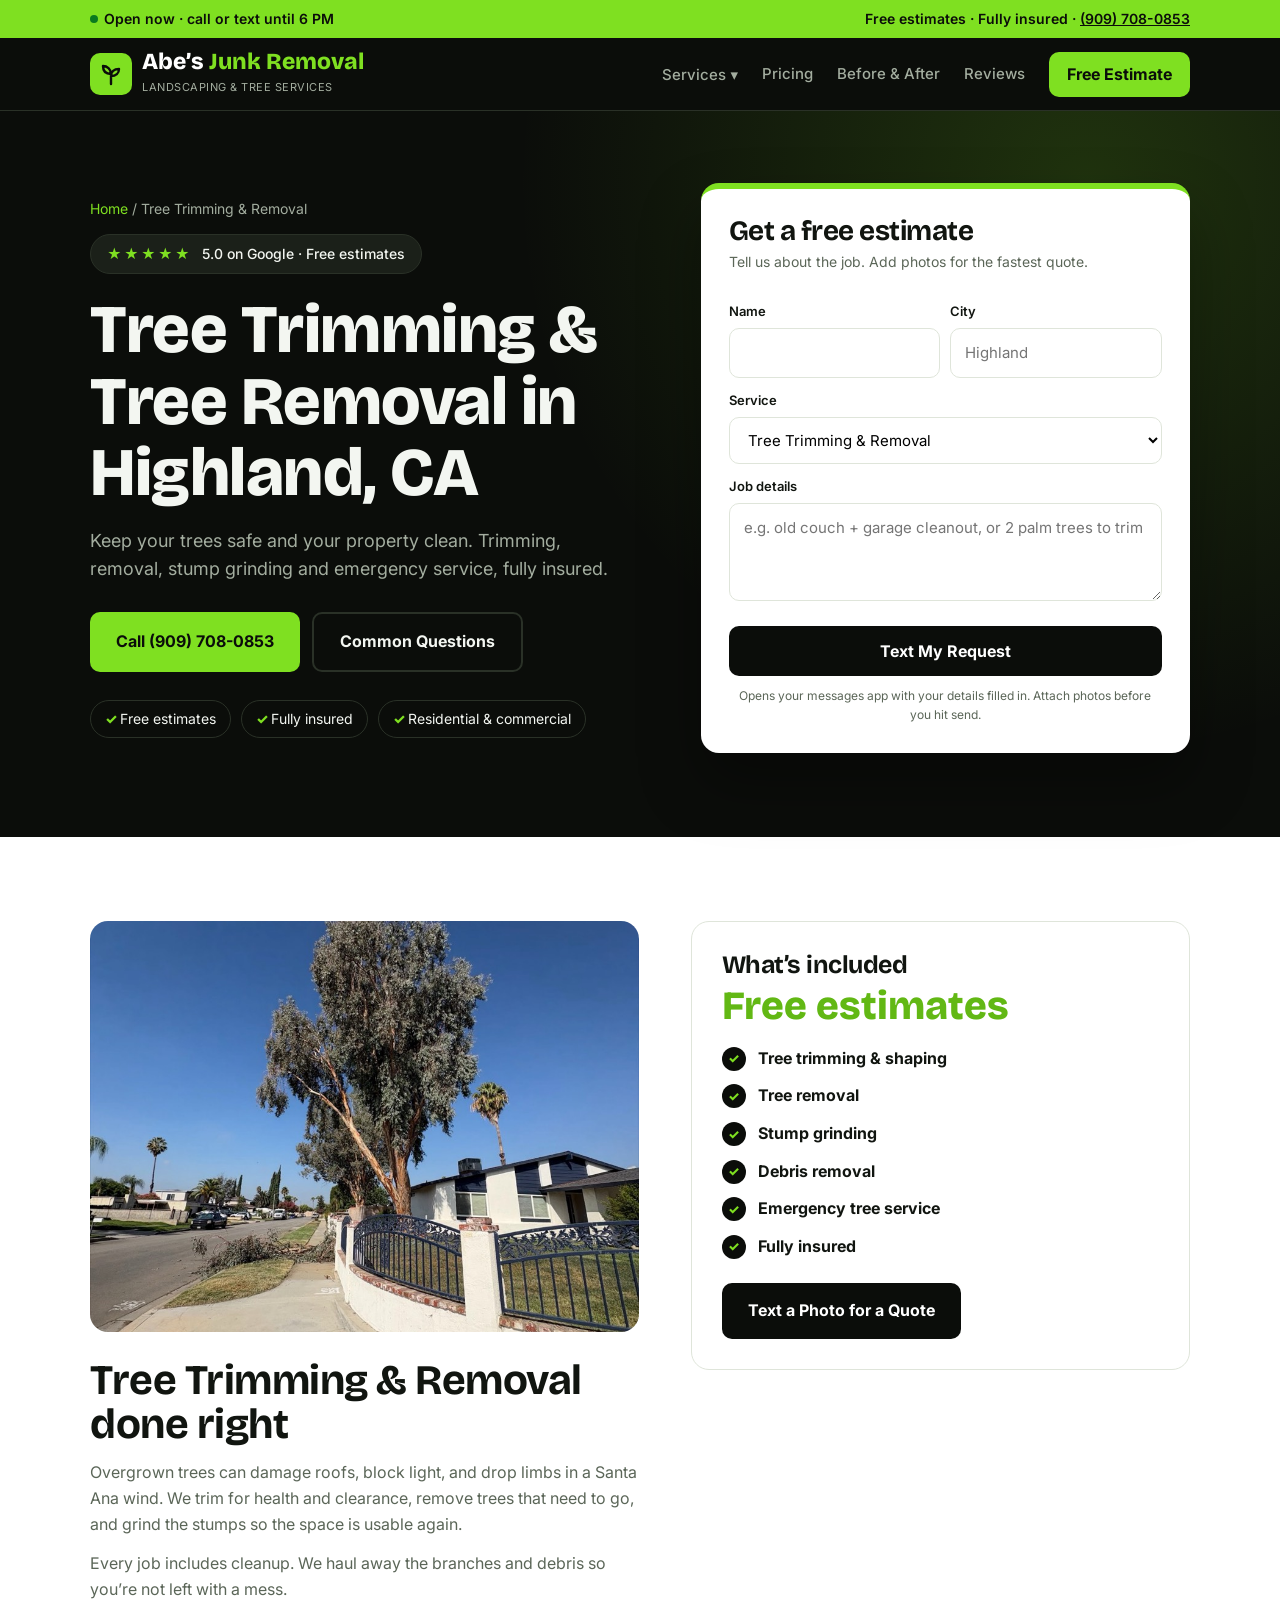
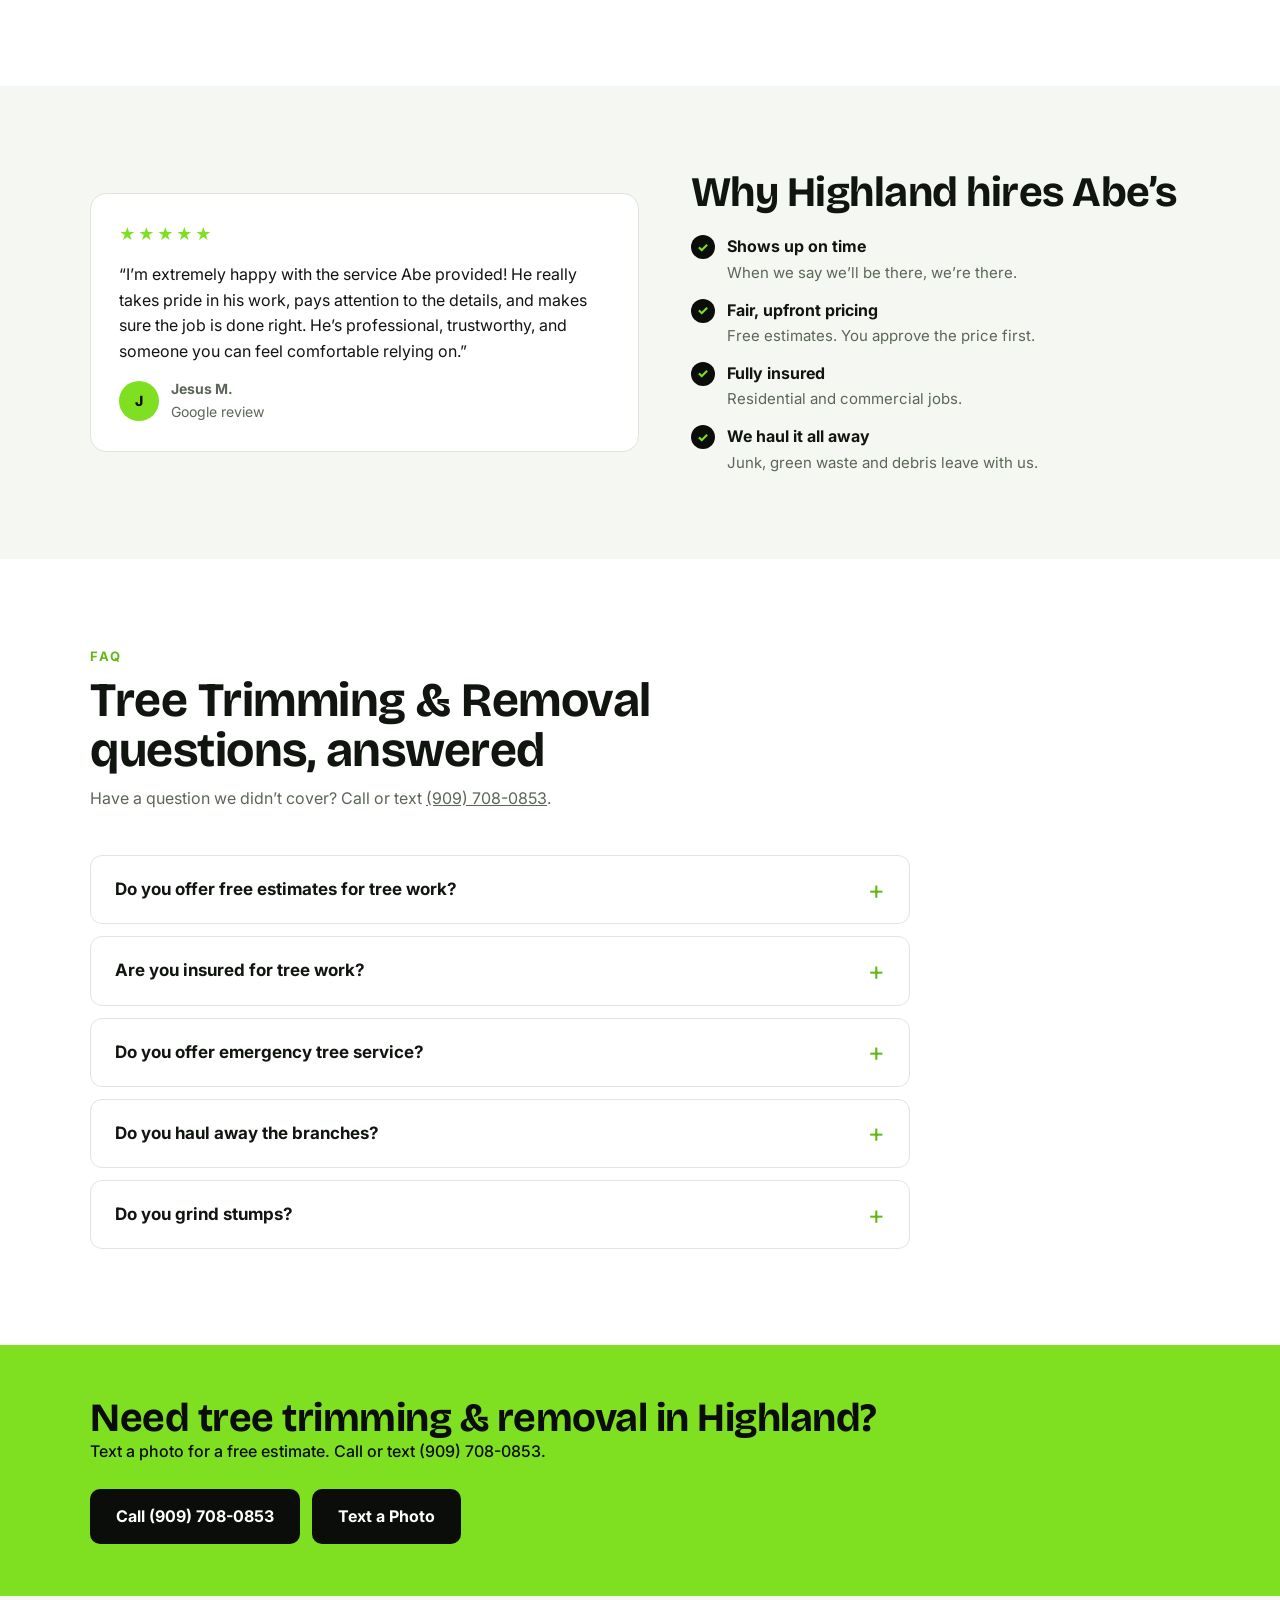
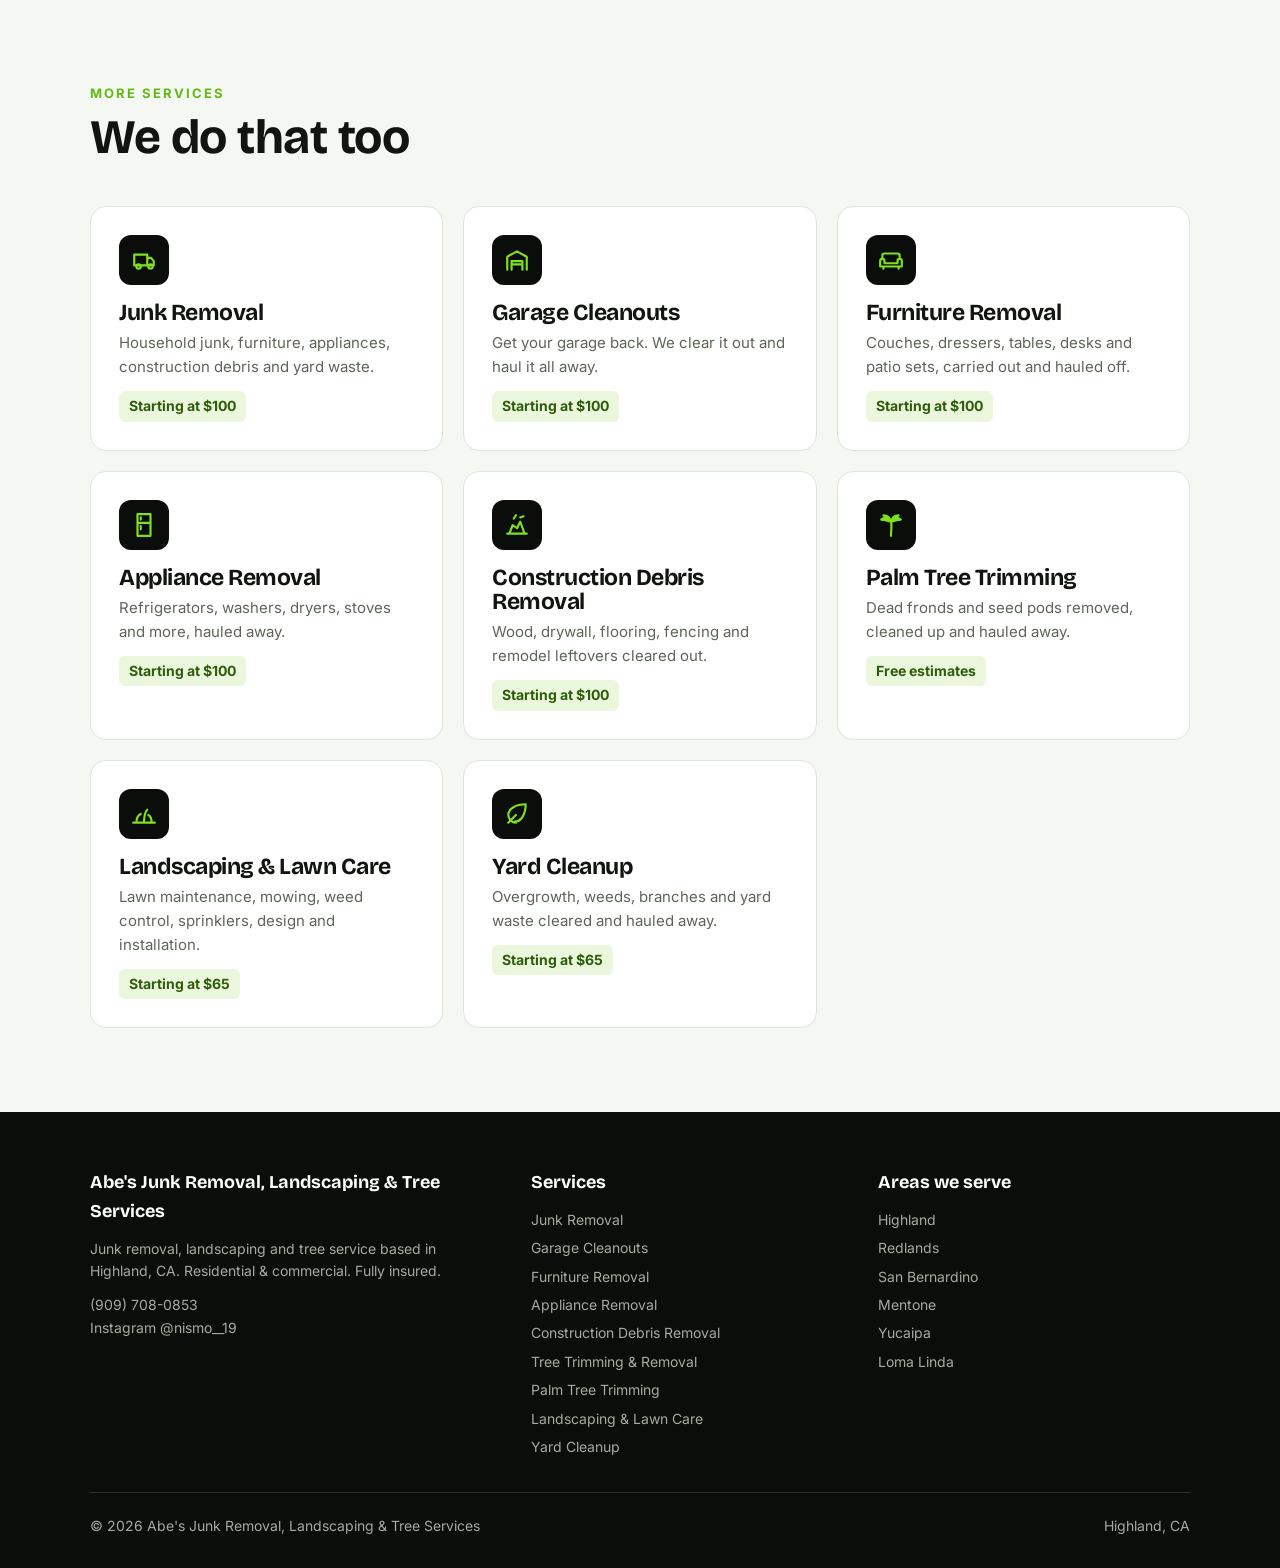
<file: services/tree-service/index.html>
<!doctype html>
<html lang="en">
<head>
<meta charset="utf-8">
<meta name="robots" content="noindex, nofollow">
<meta name="viewport" content="width=device-width, initial-scale=1">
<title>Tree Service in Highland, CA | Tree Trimming, Removal &amp; Stump Grinding</title>
<meta name="description" content="Tree service in Highland, CA: tree trimming, tree removal, stump grinding, debris removal and emergency service. Fully insured. Free estimates. (909) 708-0853.">
<link rel="canonical" href="https://www.abesjunkremoval.com/services/tree-service/">
<meta property="og:title" content="Tree Service in Highland, CA | Tree Trimming, Removal &amp; Stump Grinding">
<meta property="og:description" content="Tree service in Highland, CA: tree trimming, tree removal, stump grinding, debris removal and emergency service. Fully insured. Free estimates. (909) 708-0853.">
<meta property="og:type" content="website">
<meta property="og:image" content="https://www.abesjunkremoval.com/assets/photos/lawn-after.jpg">
<link rel="preconnect" href="https://fonts.googleapis.com">
<link href="https://fonts.googleapis.com/css2?family=Bricolage+Grotesque:wght@600;800&family=Inter:wght@400;500;600;700&display=swap" rel="stylesheet">
<link rel="stylesheet" href="../../assets/styles.css">
<script type="application/ld+json">
{
 "@context": "https://schema.org",
 "@graph": [
  {
   "@type": [
    "HomeAndConstructionBusiness",
    "LocalBusiness"
   ],
   "@id": "https://www.abesjunkremoval.com/#business",
   "name": "Abe's Junk Removal, Landscaping & Tree Services",
   "url": "https://www.abesjunkremoval.com/",
   "telephone": "+1-909-708-0853",
   "address": {
    "@type": "PostalAddress",
    "addressLocality": "Highland",
    "addressRegion": "CA",
    "postalCode": "92346",
    "addressCountry": "US"
   },
   "geo": {
    "@type": "GeoCoordinates",
    "latitude": 34.1130502,
    "longitude": -117.2097615
   },
   "areaServed": [
    "Highland",
    "Redlands",
    "San Bernardino",
    "Mentone",
    "Yucaipa",
    "Loma Linda"
   ],
   "priceRange": "$$",
   "sameAs": [
    "https://www.instagram.com/nismo__19/"
   ],
   "aggregateRating": {
    "@type": "AggregateRating",
    "ratingValue": "5.0",
    "reviewCount": "16"
   },
   "hasMap": "https://www.google.com/maps/place/?q=place_id:ChIJg1mSGvGr3IAR5eYl2VqVgB4"
  },
  {
   "@type": "Service",
   "name": "Tree Trimming & Removal",
   "serviceType": "Tree Trimming & Removal",
   "provider": {
    "@id": "https://www.abesjunkremoval.com/#business"
   },
   "areaServed": [
    {
     "@type": "City",
     "name": "Highland, CA"
    },
    {
     "@type": "City",
     "name": "Redlands, CA"
    },
    {
     "@type": "City",
     "name": "San Bernardino, CA"
    },
    {
     "@type": "City",
     "name": "Mentone, CA"
    },
    {
     "@type": "City",
     "name": "Yucaipa, CA"
    },
    {
     "@type": "City",
     "name": "Loma Linda, CA"
    }
   ],
   "url": "https://www.abesjunkremoval.com/services/tree-service/",
   "description": "Tree service in Highland, CA: tree trimming, tree removal, stump grinding, debris removal and emergency service. Fully insured. Free estimates. (909) 708-0853."
  },
  {
   "@type": "FAQPage",
   "mainEntity": [
    {
     "@type": "Question",
     "name": "Do you offer free estimates for tree work?",
     "acceptedAnswer": {
      "@type": "Answer",
      "text": "Yes. Every estimate is free. Text a photo of the tree to (909) 708-0853 or call and we’ll come take a look."
     }
    },
    {
     "@type": "Question",
     "name": "Are you insured for tree work?",
     "acceptedAnswer": {
      "@type": "Answer",
      "text": "Yes. Abe’s is fully insured."
     }
    },
    {
     "@type": "Question",
     "name": "Do you offer emergency tree service?",
     "acceptedAnswer": {
      "@type": "Answer",
      "text": "Yes. If a tree or large limb has come down, call (909) 708-0853."
     }
    },
    {
     "@type": "Question",
     "name": "Do you haul away the branches?",
     "acceptedAnswer": {
      "@type": "Answer",
      "text": "Yes. Debris removal is included, so we leave your property clean."
     }
    },
    {
     "@type": "Question",
     "name": "Do you grind stumps?",
     "acceptedAnswer": {
      "@type": "Answer",
      "text": "Yes. We grind stumps after a removal, or old stumps you want gone."
     }
    }
   ]
  },
  {
   "@type": "BreadcrumbList",
   "itemListElement": [
    {
     "@type": "ListItem",
     "position": 1,
     "name": "Home",
     "item": "https://www.abesjunkremoval.com/"
    },
    {
     "@type": "ListItem",
     "position": 2,
     "name": "Tree Trimming & Removal",
     "item": "https://www.abesjunkremoval.com/services/tree-service/"
    }
   ]
  }
 ]
}
</script>
</head>
<body>
<div class="topbar"><div class="wrap">
  <span class="status" id="status"><i class="dot"></i><span>Checking hours…</span></span>
  <span>Free estimates · Fully insured · <a href="tel:+19097080853">(909) 708-0853</a></span>
</div></div>
<header class="nav"><div class="wrap">
  <a href="../../" class="logo"><span class="mk"><svg width="24" height="24" viewBox="0 0 24 24" fill="none" stroke="#0b0d0a" stroke-width="2.4" stroke-linecap="round" stroke-linejoin="round"><path d="M12 22V12M12 12C12 7 8 4 4 4c0 5 3 8 8 8zM12 14c0-4 3-7 8-7 0 4-3 7-8 7z"/></svg></span><span><b>Abe’s <span>Junk Removal</span></b><small>LANDSCAPING &amp; TREE SERVICES</small></span></a>
  <nav>
    <div class="dd"><button type="button" aria-haspopup="true">Services ▾</button><div class="dd-menu"><a href="../../services/junk-removal/">Junk Removal</a><a href="../../services/garage-cleanouts/">Garage Cleanouts</a><a href="../../services/furniture-removal/">Furniture Removal</a><a href="../../services/appliance-removal/">Appliance Removal</a><a href="../../services/construction-debris-removal/">Construction Debris Removal</a><a href="../../services/tree-service/">Tree Trimming & Removal</a><a href="../../services/palm-tree-trimming/">Palm Tree Trimming</a><a href="../../services/landscaping/">Landscaping & Lawn Care</a><a href="../../services/yard-cleanup/">Yard Cleanup</a></div></div>
    <a href="../../#pricing">Pricing</a><a href="../../#before-after">Before &amp; After</a><a href="../../#reviews">Reviews</a>
    <a href="../../#quote" class="btn btn-lime">Free Estimate</a>
  </nav>
</div></header>

<section class="hero" style="padding:0"><div class="wrap">
  <div>
    <div class="crumbs"><a href="../../">Home</a> / Tree Trimming & Removal</div>
    <span class="rating"><span class="st">★★★★★</span> 5.0 on Google · Free estimates</span>
    <h1>Tree Trimming &amp; Tree Removal in Highland, CA</h1>
    <p class="lead">Keep your trees safe and your property clean. Trimming, removal, stump grinding and emergency service, fully insured.</p>
    <div class="ctas">
      <a href="tel:+19097080853" class="btn btn-lime">Call (909) 708-0853</a>
      <a href="#faq" class="btn btn-out">Common Questions</a>
    </div>
    <ul class="checks"><li>Free estimates</li><li>Fully insured</li><li>Residential &amp; commercial</li></ul>
  </div>
  <form class="quote-card" id="quote" onsubmit="return sendQuote(event)">
    <h2>Get a free estimate</h2>
    <p class="s">Tell us about the job. Add photos for the fastest quote.</p>
    <div class="row">
      <div><label for="qn">Name</label><input id="qn" required autocomplete="name"></div>
      <div><label for="qc">City</label><input id="qc" placeholder="Highland" autocomplete="address-level2"></div>
    </div>
    <label for="qs">Service</label>
    <select id="qs"><option>Junk Removal</option><option>Garage Cleanouts</option><option>Furniture Removal</option><option>Appliance Removal</option><option>Construction Debris Removal</option><option selected>Tree Trimming & Removal</option><option>Palm Tree Trimming</option><option>Landscaping & Lawn Care</option><option>Yard Cleanup</option><option>Not sure / multiple things</option></select>
    <label for="qd">Job details</label>
    <textarea id="qd" rows="3" placeholder="e.g. old couch + garage cleanout, or 2 palm trees to trim"></textarea>
    <button class="btn btn-dark" type="submit">Text My Request</button>
    <p class="note">Opens your messages app with your details filled in. Attach photos before you hit send.</p>
  </form>
</div></section>

<section><div class="wrap split">
  <div class="prose">
    <figure class="photo photo-svc"><img src="../../assets/photos/tree-trim-after.jpg" alt="Tree trimmed by Abe’s along a Highland sidewalk" loading="lazy"></figure>
    <h2>Tree Trimming & Removal done right</h2>
    <p>Overgrown trees can damage roofs, block light, and drop limbs in a Santa Ana wind. We trim for health and clearance, remove trees that need to go, and grind the stumps so the space is usable again.</p><p>Every job includes cleanup. We haul away the branches and debris so you’re not left with a mess.</p>
  </div>
  <div class="box">
    <h3>What’s included</h3>
    <div class="amt">Free estimates</div>
    <ul class="ticks"><li><div><b>Tree trimming &amp; shaping</b></div></li><li><div><b>Tree removal</b></div></li><li><div><b>Stump grinding</b></div></li><li><div><b>Debris removal</b></div></li><li><div><b>Emergency tree service</b></div></li><li><div><b>Fully insured</b></div></li></ul>
    <a href="sms:+19097080853" class="btn btn-dark" style="margin-top:24px">Text a Photo for a Quote</a>
  </div>
</div></section>

<section class="alt"><div class="wrap split" style="align-items:center">
  <figure class="quote">
      <div class="stars">★★★★★</div>
      <blockquote>“I’m extremely happy with the service Abe provided! He really takes pride in his work, pays attention to the details, and makes sure the job is done right. He’s professional, trustworthy, and someone you can feel comfortable relying on.”</blockquote>
      <figcaption><span class="av">J</span><span><b>Jesus M.</b>Google review</span></figcaption>
    </figure>
  <div class="prose">
    <h2>Why Highland hires Abe’s</h2>
    <ul class="ticks">
      <li><div><b>Shows up on time</b><span>When we say we’ll be there, we’re there.</span></div></li>
      <li><div><b>Fair, upfront pricing</b><span>Free estimates. You approve the price first.</span></div></li>
      <li><div><b>Fully insured</b><span>Residential and commercial jobs.</span></div></li>
      <li><div><b>We haul it all away</b><span>Junk, green waste and debris leave with us.</span></div></li>
    </ul>
  </div>
</div></section>


<section id="faq"><div class="wrap">
  <div class="sh"><small>FAQ</small><h2>Tree Trimming & Removal questions, answered</h2><p>Have a question we didn’t cover? Call or text <a href="tel:+19097080853">(909) 708-0853</a>.</p></div>
  <div class="faq"><details><summary>Do you offer free estimates for tree work?</summary><p>Yes. Every estimate is free. Text a photo of the tree to (909) 708-0853 or call and we’ll come take a look.</p></details>
<details><summary>Are you insured for tree work?</summary><p>Yes. Abe’s is fully insured.</p></details>
<details><summary>Do you offer emergency tree service?</summary><p>Yes. If a tree or large limb has come down, call (909) 708-0853.</p></details>
<details><summary>Do you haul away the branches?</summary><p>Yes. Debris removal is included, so we leave your property clean.</p></details>
<details><summary>Do you grind stumps?</summary><p>Yes. We grind stumps after a removal, or old stumps you want gone.</p></details></div>
</div></section>

<section class="cta" style="padding:52px 0"><div class="wrap">
  <div><h2>Need tree trimming & removal in Highland?</h2><p>Text a photo for a free estimate. Call or text (909) 708-0853.</p></div>
  <div class="ctas"><a href="tel:+19097080853" class="btn btn-dark">Call (909) 708-0853</a><a href="sms:+19097080853" class="btn btn-dark">Text a Photo</a></div>
</div></section>

<section class="alt"><div class="wrap">
  <div class="sh"><small>More services</small><h2>We do that too</h2></div>
  <div class="svc">
    <a href="../../services/junk-removal/"><div class="ic"><svg width="26" height="26" viewBox="0 0 24 24" fill="none" stroke="currentColor" stroke-width="2" stroke-linecap="round" stroke-linejoin="round"><path d="M3 7h12v10H3zM15 10h3.5l2.5 3v4h-6"/><circle cx="7" cy="18" r="2"/><circle cx="18" cy="18" r="2"/></svg></div><h3>Junk Removal</h3><p>Household junk, furniture, appliances, construction debris and yard waste.</p><span class="price">Starting at $100</span></a>
    <a href="../../services/garage-cleanouts/"><div class="ic"><svg width="26" height="26" viewBox="0 0 24 24" fill="none" stroke="currentColor" stroke-width="2" stroke-linecap="round" stroke-linejoin="round"><path d="M3 21V9l9-5 9 5v12M7 21v-8h10v8M7 16h10"/></svg></div><h3>Garage Cleanouts</h3><p>Get your garage back. We clear it out and haul it all away.</p><span class="price">Starting at $100</span></a>
    <a href="../../services/furniture-removal/"><div class="ic"><svg width="26" height="26" viewBox="0 0 24 24" fill="none" stroke="currentColor" stroke-width="2" stroke-linecap="round" stroke-linejoin="round"><path d="M4 11V8a2 2 0 0 1 2-2h12a2 2 0 0 1 2 2v3M2 13a2 2 0 0 1 4 0v2h12v-2a2 2 0 0 1 4 0v5H2zM5 18v2M19 18v2"/></svg></div><h3>Furniture Removal</h3><p>Couches, dressers, tables, desks and patio sets, carried out and hauled off.</p><span class="price">Starting at $100</span></a>
    <a href="../../services/appliance-removal/"><div class="ic"><svg width="26" height="26" viewBox="0 0 24 24" fill="none" stroke="currentColor" stroke-width="2" stroke-linecap="round" stroke-linejoin="round"><path d="M6 2h12v20H6zM6 10h12M9 5v2M9 13v3"/></svg></div><h3>Appliance Removal</h3><p>Refrigerators, washers, dryers, stoves and more, hauled away.</p><span class="price">Starting at $100</span></a>
    <a href="../../services/construction-debris-removal/"><div class="ic"><svg width="26" height="26" viewBox="0 0 24 24" fill="none" stroke="currentColor" stroke-width="2" stroke-linecap="round" stroke-linejoin="round"><path d="M3 20h18M5 20l3-8 4 3 3-6 4 11M9 6l2-3M15 5l3-1"/></svg></div><h3>Construction Debris Removal</h3><p>Wood, drywall, flooring, fencing and remodel leftovers cleared out.</p><span class="price">Starting at $100</span></a>
    <a href="../../services/palm-tree-trimming/"><div class="ic"><svg width="26" height="26" viewBox="0 0 24 24" fill="none" stroke="currentColor" stroke-width="2" stroke-linecap="round" stroke-linejoin="round"><path d="M12 22c0-6 1-10 0-13M12 9C9 5 5 5 3 7c3 0 6 1 9 2zM12 9c3-4 7-4 9-2-3 0-6 1-9 2zM12 9c-1-4-4-6-7-6 2 2 5 4 7 6zM12 9c1-4 4-6 7-6-2 2-5 4-7 6z"/></svg></div><h3>Palm Tree Trimming</h3><p>Dead fronds and seed pods removed, cleaned up and hauled away.</p><span class="price">Free estimates</span></a>
    <a href="../../services/landscaping/"><div class="ic"><svg width="26" height="26" viewBox="0 0 24 24" fill="none" stroke="currentColor" stroke-width="2" stroke-linecap="round" stroke-linejoin="round"><path d="M2 20h20M5 20c0-4 2-7 4-8M12 20c0-6 1-10 3-12M19 20c0-3-1-6-3-7"/></svg></div><h3>Landscaping & Lawn Care</h3><p>Lawn maintenance, mowing, weed control, sprinklers, design and installation.</p><span class="price">Starting at $65</span></a>
    <a href="../../services/yard-cleanup/"><div class="ic"><svg width="26" height="26" viewBox="0 0 24 24" fill="none" stroke="currentColor" stroke-width="2" stroke-linecap="round" stroke-linejoin="round"><path d="M11 20A7 7 0 0 1 4 13c0-6 7-10 16-10 0 9-4 16-10 16zM4 20l7-7"/></svg></div><h3>Yard Cleanup</h3><p>Overgrowth, weeds, branches and yard waste cleared and hauled away.</p><span class="price">Starting at $65</span></a>
  </div>
</div></section>

<footer><div class="wrap">
  <div class="fcols">
    <div>
      <h4>Abe's Junk Removal, Landscaping & Tree Services</h4>
      <p>Junk removal, landscaping and tree service based in Highland, CA. Residential &amp; commercial. Fully insured.</p>
      <p style="margin-top:12px"><a href="tel:+19097080853">(909) 708-0853</a><br><a href="https://www.instagram.com/nismo__19/" target="_blank" rel="noopener">Instagram @nismo__19</a></p>
    </div>
    <div><h4>Services</h4><ul><li><a href="../../services/junk-removal/">Junk Removal</a></li><li><a href="../../services/garage-cleanouts/">Garage Cleanouts</a></li><li><a href="../../services/furniture-removal/">Furniture Removal</a></li><li><a href="../../services/appliance-removal/">Appliance Removal</a></li><li><a href="../../services/construction-debris-removal/">Construction Debris Removal</a></li><li><a href="../../services/tree-service/">Tree Trimming & Removal</a></li><li><a href="../../services/palm-tree-trimming/">Palm Tree Trimming</a></li><li><a href="../../services/landscaping/">Landscaping & Lawn Care</a></li><li><a href="../../services/yard-cleanup/">Yard Cleanup</a></li></ul></div>
    <div><h4>Areas we serve</h4><ul><li><a href="../../">Highland</a></li><li><a href="../../areas/redlands/">Redlands</a></li><li><a href="../../areas/san-bernardino/">San Bernardino</a></li><li><a href="../../areas/mentone/">Mentone</a></li><li><a href="../../areas/yucaipa/">Yucaipa</a></li><li><a href="../../areas/loma-linda/">Loma Linda</a></li></ul></div>
  </div>
  <div class="fbot"><span>© <span class="yr"></span> Abe's Junk Removal, Landscaping & Tree Services</span><span>Highland, CA</span></div>
</div></footer>

<div class="mbar"><a href="tel:+19097080853" class="btn btn-lime">Call</a><a href="sms:+19097080853" class="btn btn-dark">Text a Photo</a></div>
<script src="../../assets/site.js"></script>
</body>
</html>
</file>
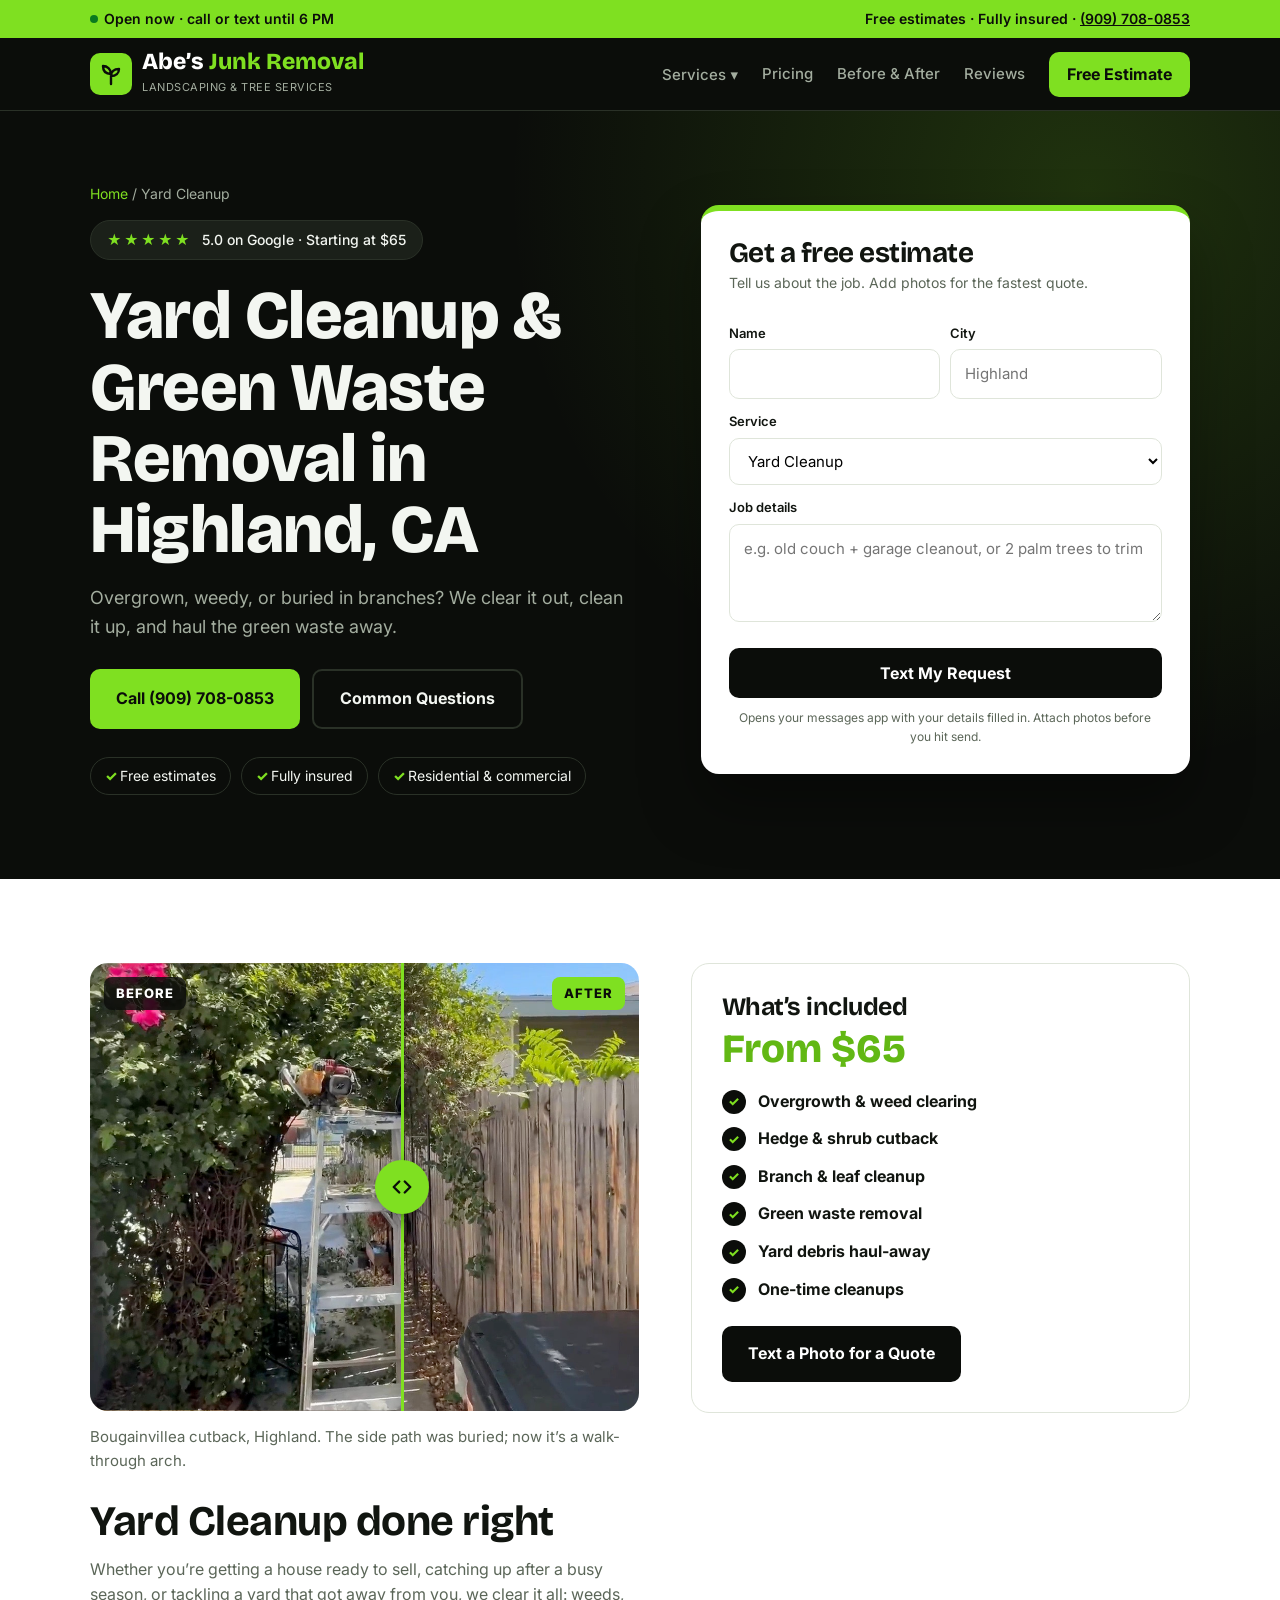
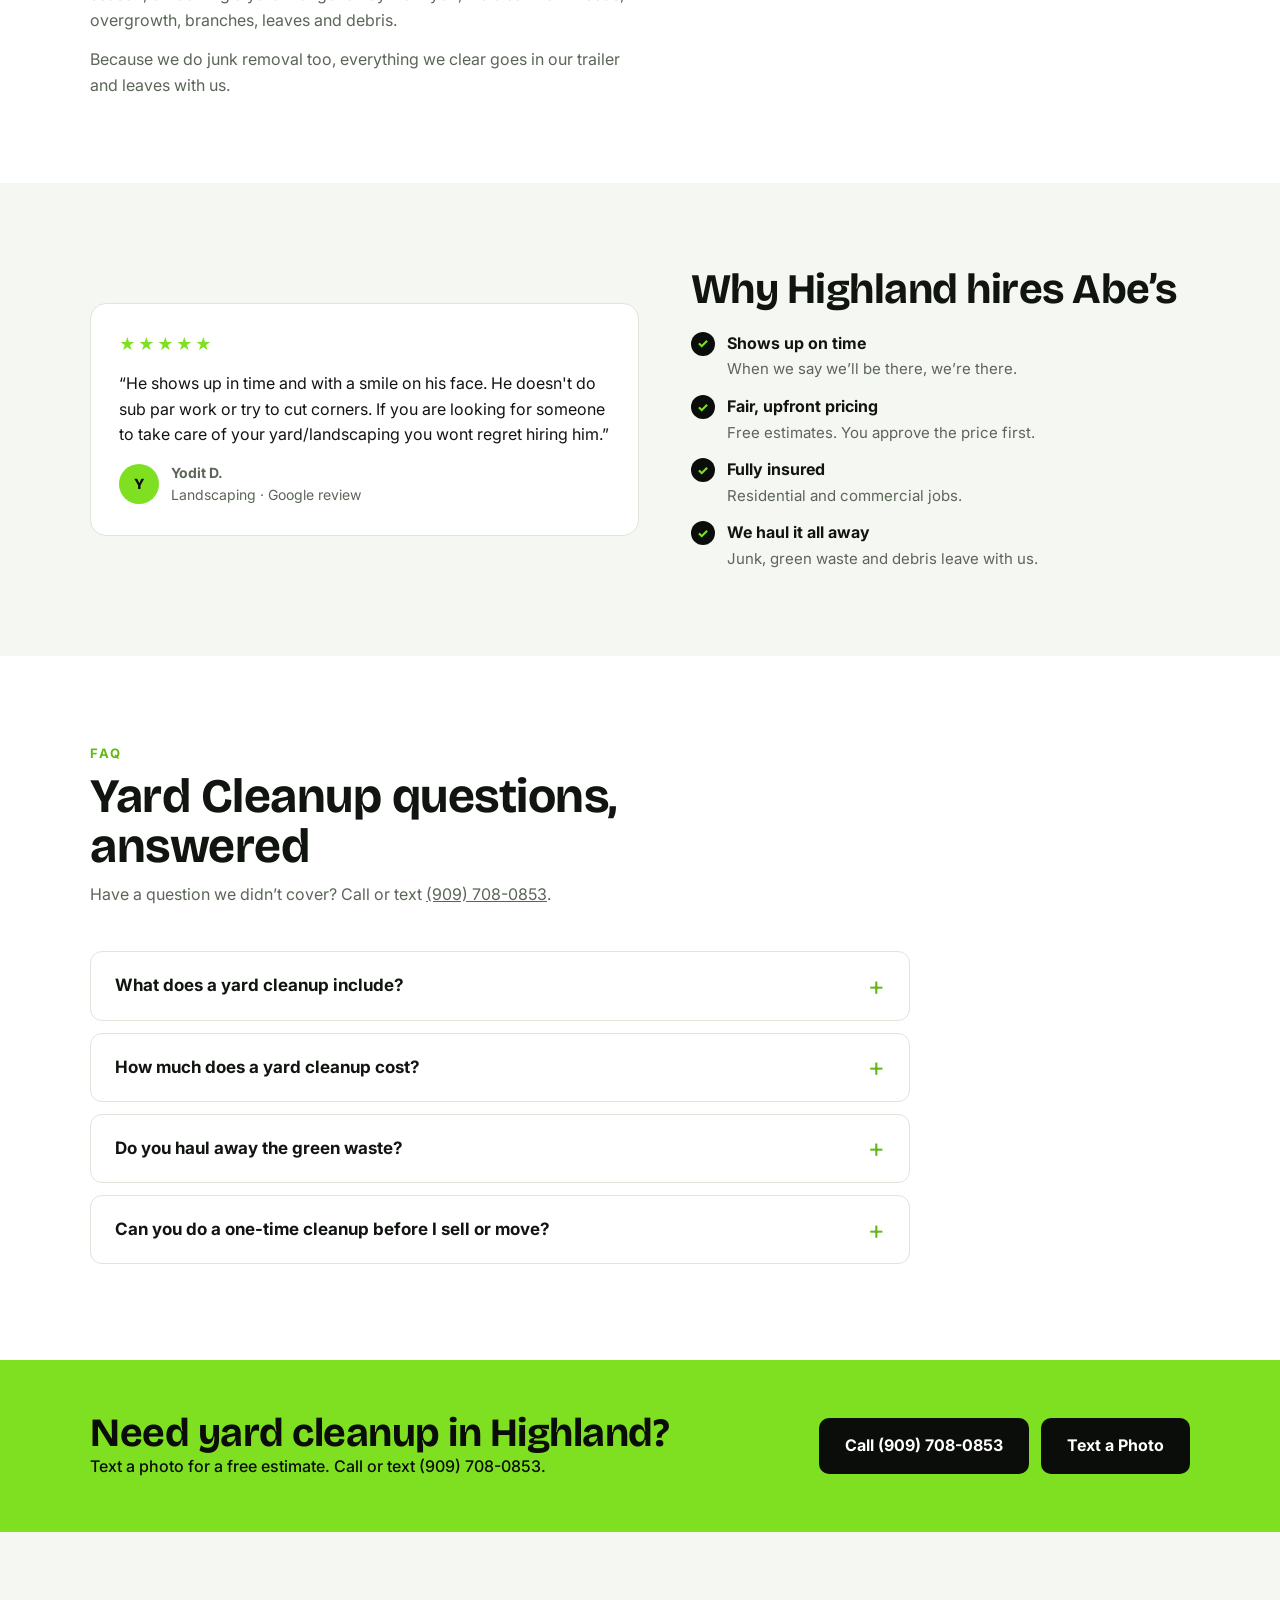
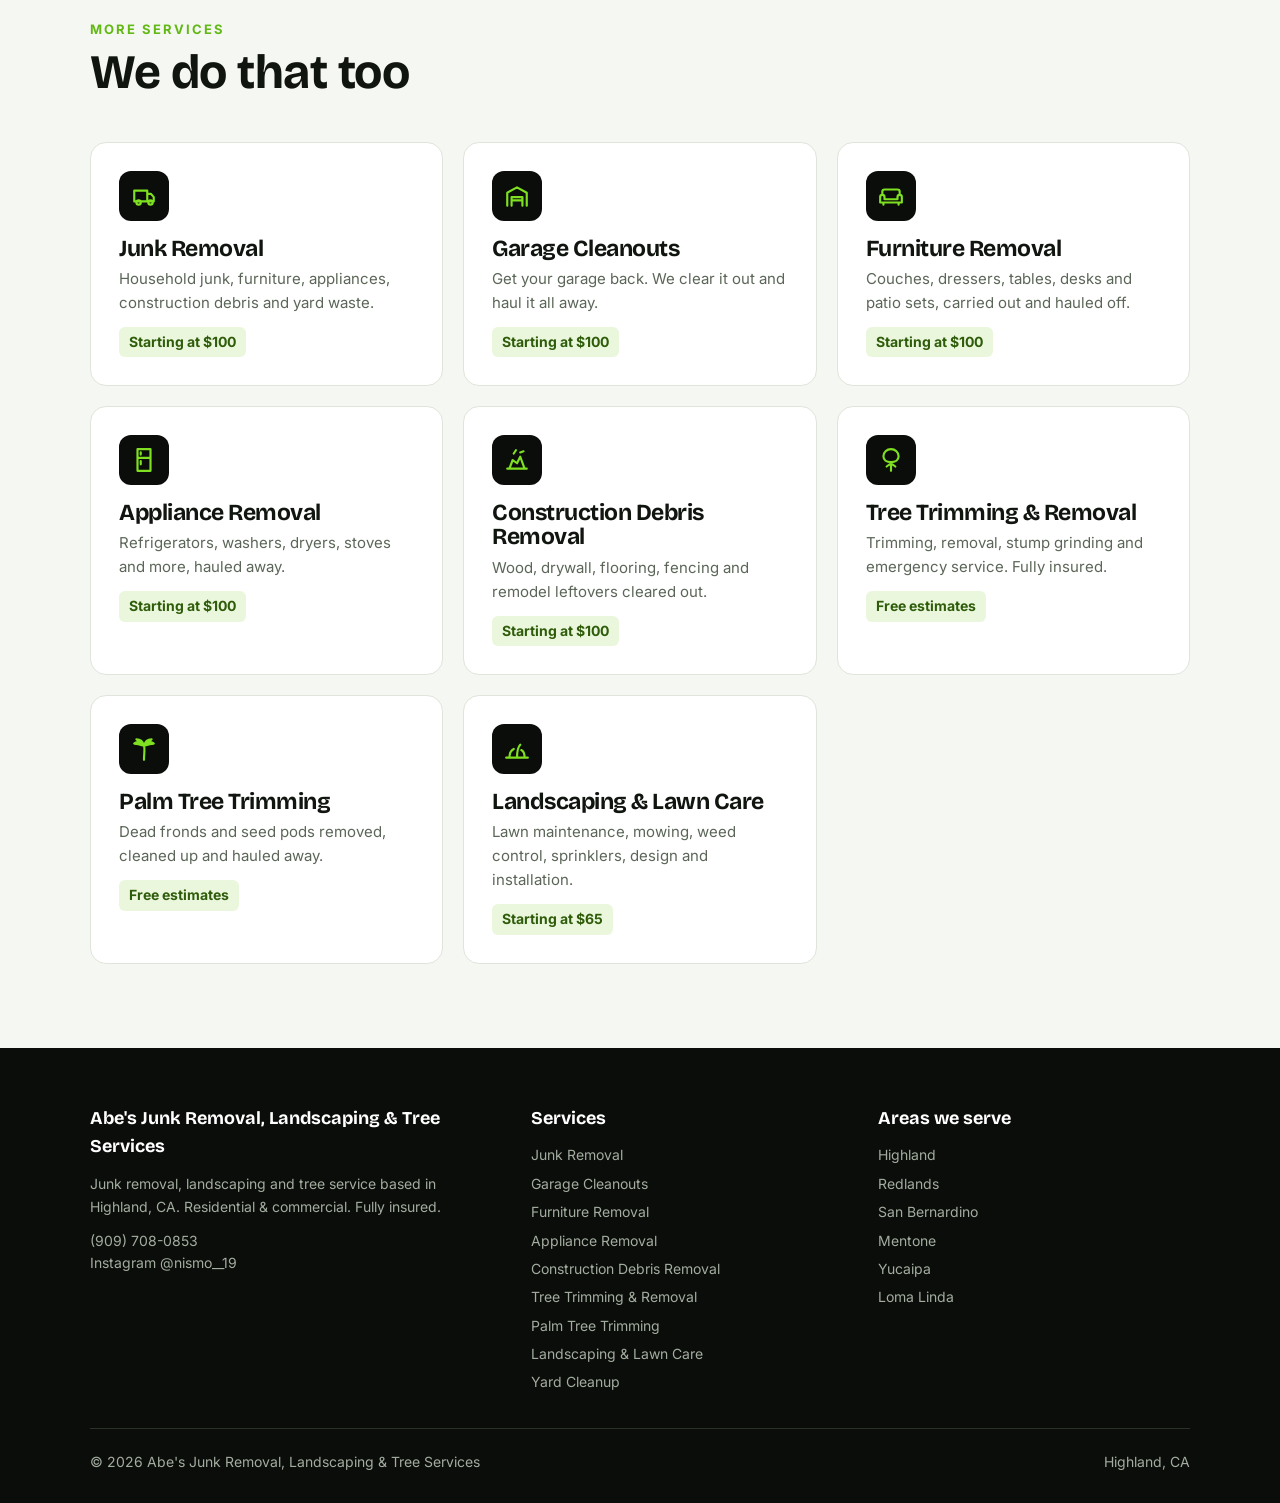
<file: services/yard-cleanup/index.html>
<!doctype html>
<html lang="en">
<head>
<meta charset="utf-8">
<meta name="robots" content="noindex, nofollow">
<meta name="viewport" content="width=device-width, initial-scale=1">
<title>Yard Cleanup in Highland, CA | Green Waste &amp; Debris Removal | Abe’s</title>
<meta name="description" content="Yard cleanup and green waste removal in Highland, CA. Overgrowth, weeds, branches and yard debris cleared and hauled away. Free estimates. (909) 708-0853.">
<link rel="canonical" href="https://www.abesjunkremoval.com/services/yard-cleanup/">
<meta property="og:title" content="Yard Cleanup in Highland, CA | Green Waste &amp; Debris Removal | Abe’s">
<meta property="og:description" content="Yard cleanup and green waste removal in Highland, CA. Overgrowth, weeds, branches and yard debris cleared and hauled away. Free estimates. (909) 708-0853.">
<meta property="og:type" content="website">
<meta property="og:image" content="https://www.abesjunkremoval.com/assets/photos/lawn-after.jpg">
<link rel="preconnect" href="https://fonts.googleapis.com">
<link href="https://fonts.googleapis.com/css2?family=Bricolage+Grotesque:wght@600;800&family=Inter:wght@400;500;600;700&display=swap" rel="stylesheet">
<link rel="stylesheet" href="../../assets/styles.css">
<script type="application/ld+json">
{
 "@context": "https://schema.org",
 "@graph": [
  {
   "@type": [
    "HomeAndConstructionBusiness",
    "LocalBusiness"
   ],
   "@id": "https://www.abesjunkremoval.com/#business",
   "name": "Abe's Junk Removal, Landscaping & Tree Services",
   "url": "https://www.abesjunkremoval.com/",
   "telephone": "+1-909-708-0853",
   "address": {
    "@type": "PostalAddress",
    "addressLocality": "Highland",
    "addressRegion": "CA",
    "postalCode": "92346",
    "addressCountry": "US"
   },
   "geo": {
    "@type": "GeoCoordinates",
    "latitude": 34.1130502,
    "longitude": -117.2097615
   },
   "areaServed": [
    "Highland",
    "Redlands",
    "San Bernardino",
    "Mentone",
    "Yucaipa",
    "Loma Linda"
   ],
   "priceRange": "$$",
   "sameAs": [
    "https://www.instagram.com/nismo__19/"
   ],
   "aggregateRating": {
    "@type": "AggregateRating",
    "ratingValue": "5.0",
    "reviewCount": "16"
   },
   "hasMap": "https://www.google.com/maps/place/?q=place_id:ChIJg1mSGvGr3IAR5eYl2VqVgB4"
  },
  {
   "@type": "Service",
   "name": "Yard Cleanup",
   "serviceType": "Yard Cleanup",
   "provider": {
    "@id": "https://www.abesjunkremoval.com/#business"
   },
   "areaServed": [
    {
     "@type": "City",
     "name": "Highland, CA"
    },
    {
     "@type": "City",
     "name": "Redlands, CA"
    },
    {
     "@type": "City",
     "name": "San Bernardino, CA"
    },
    {
     "@type": "City",
     "name": "Mentone, CA"
    },
    {
     "@type": "City",
     "name": "Yucaipa, CA"
    },
    {
     "@type": "City",
     "name": "Loma Linda, CA"
    }
   ],
   "url": "https://www.abesjunkremoval.com/services/yard-cleanup/",
   "description": "Yard cleanup and green waste removal in Highland, CA. Overgrowth, weeds, branches and yard debris cleared and hauled away. Free estimates. (909) 708-0853."
  },
  {
   "@type": "FAQPage",
   "mainEntity": [
    {
     "@type": "Question",
     "name": "What does a yard cleanup include?",
     "acceptedAnswer": {
      "@type": "Answer",
      "text": "Clearing weeds and overgrowth, cutting back hedges and shrubs, picking up branches and leaves, and hauling all the green waste away."
     }
    },
    {
     "@type": "Question",
     "name": "How much does a yard cleanup cost?",
     "acceptedAnswer": {
      "@type": "Answer",
      "text": "It depends on the size of the yard and how much needs to be cleared. Text a photo to (909) 708-0853 for a free estimate."
     }
    },
    {
     "@type": "Question",
     "name": "Do you haul away the green waste?",
     "acceptedAnswer": {
      "@type": "Answer",
      "text": "Yes. Everything we clear leaves with us."
     }
    },
    {
     "@type": "Question",
     "name": "Can you do a one-time cleanup before I sell or move?",
     "acceptedAnswer": {
      "@type": "Answer",
      "text": "Yes. One-time cleanups are a great way to get a property ready for listing or a new tenant."
     }
    }
   ]
  },
  {
   "@type": "BreadcrumbList",
   "itemListElement": [
    {
     "@type": "ListItem",
     "position": 1,
     "name": "Home",
     "item": "https://www.abesjunkremoval.com/"
    },
    {
     "@type": "ListItem",
     "position": 2,
     "name": "Yard Cleanup",
     "item": "https://www.abesjunkremoval.com/services/yard-cleanup/"
    }
   ]
  }
 ]
}
</script>
</head>
<body>
<div class="topbar"><div class="wrap">
  <span class="status" id="status"><i class="dot"></i><span>Checking hours…</span></span>
  <span>Free estimates · Fully insured · <a href="tel:+19097080853">(909) 708-0853</a></span>
</div></div>
<header class="nav"><div class="wrap">
  <a href="../../" class="logo"><span class="mk"><svg width="24" height="24" viewBox="0 0 24 24" fill="none" stroke="#0b0d0a" stroke-width="2.4" stroke-linecap="round" stroke-linejoin="round"><path d="M12 22V12M12 12C12 7 8 4 4 4c0 5 3 8 8 8zM12 14c0-4 3-7 8-7 0 4-3 7-8 7z"/></svg></span><span><b>Abe’s <span>Junk Removal</span></b><small>LANDSCAPING &amp; TREE SERVICES</small></span></a>
  <nav>
    <div class="dd"><button type="button" aria-haspopup="true">Services ▾</button><div class="dd-menu"><a href="../../services/junk-removal/">Junk Removal</a><a href="../../services/garage-cleanouts/">Garage Cleanouts</a><a href="../../services/furniture-removal/">Furniture Removal</a><a href="../../services/appliance-removal/">Appliance Removal</a><a href="../../services/construction-debris-removal/">Construction Debris Removal</a><a href="../../services/tree-service/">Tree Trimming & Removal</a><a href="../../services/palm-tree-trimming/">Palm Tree Trimming</a><a href="../../services/landscaping/">Landscaping & Lawn Care</a><a href="../../services/yard-cleanup/">Yard Cleanup</a></div></div>
    <a href="../../#pricing">Pricing</a><a href="../../#before-after">Before &amp; After</a><a href="../../#reviews">Reviews</a>
    <a href="../../#quote" class="btn btn-lime">Free Estimate</a>
  </nav>
</div></header>

<section class="hero" style="padding:0"><div class="wrap">
  <div>
    <div class="crumbs"><a href="../../">Home</a> / Yard Cleanup</div>
    <span class="rating"><span class="st">★★★★★</span> 5.0 on Google · Starting at $65</span>
    <h1>Yard Cleanup &amp; Green Waste Removal in Highland, CA</h1>
    <p class="lead">Overgrown, weedy, or buried in branches? We clear it out, clean it up, and haul the green waste away.</p>
    <div class="ctas">
      <a href="tel:+19097080853" class="btn btn-lime">Call (909) 708-0853</a>
      <a href="#faq" class="btn btn-out">Common Questions</a>
    </div>
    <ul class="checks"><li>Free estimates</li><li>Fully insured</li><li>Residential &amp; commercial</li></ul>
  </div>
  <form class="quote-card" id="quote" onsubmit="return sendQuote(event)">
    <h2>Get a free estimate</h2>
    <p class="s">Tell us about the job. Add photos for the fastest quote.</p>
    <div class="row">
      <div><label for="qn">Name</label><input id="qn" required autocomplete="name"></div>
      <div><label for="qc">City</label><input id="qc" placeholder="Highland" autocomplete="address-level2"></div>
    </div>
    <label for="qs">Service</label>
    <select id="qs"><option>Junk Removal</option><option>Garage Cleanouts</option><option>Furniture Removal</option><option>Appliance Removal</option><option>Construction Debris Removal</option><option>Tree Trimming & Removal</option><option>Palm Tree Trimming</option><option>Landscaping & Lawn Care</option><option selected>Yard Cleanup</option><option>Not sure / multiple things</option></select>
    <label for="qd">Job details</label>
    <textarea id="qd" rows="3" placeholder="e.g. old couch + garage cleanout, or 2 palm trees to trim"></textarea>
    <button class="btn btn-dark" type="submit">Text My Request</button>
    <p class="note">Opens your messages app with your details filled in. Attach photos before you hit send.</p>
  </form>
</div></section>

<section><div class="wrap split">
  <div class="prose">
    <div style="margin-bottom:26px"><div><figure class="ba ba-main" tabindex="0" role="slider" aria-label="Before and after: Overgrown bougainvillea cut back into a clean archway. Use left and right arrows to compare." aria-valuemin="0" aria-valuemax="100" aria-valuenow="50">
      <img src="../../assets/photos/ba-arch-after.jpg" alt="After: Overgrown bougainvillea cut back into a clean archway" loading="lazy" draggable="false">
      <img class="ba-before" src="../../assets/photos/ba-arch-before.jpg" alt="Before: Overgrown bougainvillea cut back into a clean archway" loading="lazy" draggable="false">
      <span class="ba-tag b">Before</span><span class="ba-tag a">After</span>
      <span class="ba-line"></span>
      <span class="ba-knob"><svg width="22" height="22" viewBox="0 0 24 24" fill="none" stroke="currentColor" stroke-width="2.6" stroke-linecap="round" stroke-linejoin="round"><path d="M9 6l-6 6 6 6M15 6l6 6-6 6"/></svg></span>
    </figure><p class="ba-cap">Bougainvillea cutback, Highland. The side path was buried; now it’s a walk-through arch.</p></div></div>
    <h2>Yard Cleanup done right</h2>
    <p>Whether you’re getting a house ready to sell, catching up after a busy season, or tackling a yard that got away from you, we clear it all: weeds, overgrowth, branches, leaves and debris.</p><p>Because we do junk removal too, everything we clear goes in our trailer and leaves with us.</p>
  </div>
  <div class="box">
    <h3>What’s included</h3>
    <div class="amt">From $65</div>
    <ul class="ticks"><li><div><b>Overgrowth &amp; weed clearing</b></div></li><li><div><b>Hedge &amp; shrub cutback</b></div></li><li><div><b>Branch &amp; leaf cleanup</b></div></li><li><div><b>Green waste removal</b></div></li><li><div><b>Yard debris haul-away</b></div></li><li><div><b>One-time cleanups</b></div></li></ul>
    <a href="sms:+19097080853" class="btn btn-dark" style="margin-top:24px">Text a Photo for a Quote</a>
  </div>
</div></section>

<section class="alt"><div class="wrap split" style="align-items:center">
  <figure class="quote">
      <div class="stars">★★★★★</div>
      <blockquote>“He shows up in time and with a smile on his face. He doesn&#x27;t do sub par work or try to cut corners. If you are looking for someone to take care of your yard/landscaping you wont regret hiring him.”</blockquote>
      <figcaption><span class="av">Y</span><span><b>Yodit D.</b>Landscaping · Google review</span></figcaption>
    </figure>
  <div class="prose">
    <h2>Why Highland hires Abe’s</h2>
    <ul class="ticks">
      <li><div><b>Shows up on time</b><span>When we say we’ll be there, we’re there.</span></div></li>
      <li><div><b>Fair, upfront pricing</b><span>Free estimates. You approve the price first.</span></div></li>
      <li><div><b>Fully insured</b><span>Residential and commercial jobs.</span></div></li>
      <li><div><b>We haul it all away</b><span>Junk, green waste and debris leave with us.</span></div></li>
    </ul>
  </div>
</div></section>


<section id="faq"><div class="wrap">
  <div class="sh"><small>FAQ</small><h2>Yard Cleanup questions, answered</h2><p>Have a question we didn’t cover? Call or text <a href="tel:+19097080853">(909) 708-0853</a>.</p></div>
  <div class="faq"><details><summary>What does a yard cleanup include?</summary><p>Clearing weeds and overgrowth, cutting back hedges and shrubs, picking up branches and leaves, and hauling all the green waste away.</p></details>
<details><summary>How much does a yard cleanup cost?</summary><p>It depends on the size of the yard and how much needs to be cleared. Text a photo to (909) 708-0853 for a free estimate.</p></details>
<details><summary>Do you haul away the green waste?</summary><p>Yes. Everything we clear leaves with us.</p></details>
<details><summary>Can you do a one-time cleanup before I sell or move?</summary><p>Yes. One-time cleanups are a great way to get a property ready for listing or a new tenant.</p></details></div>
</div></section>

<section class="cta" style="padding:52px 0"><div class="wrap">
  <div><h2>Need yard cleanup in Highland?</h2><p>Text a photo for a free estimate. Call or text (909) 708-0853.</p></div>
  <div class="ctas"><a href="tel:+19097080853" class="btn btn-dark">Call (909) 708-0853</a><a href="sms:+19097080853" class="btn btn-dark">Text a Photo</a></div>
</div></section>

<section class="alt"><div class="wrap">
  <div class="sh"><small>More services</small><h2>We do that too</h2></div>
  <div class="svc">
    <a href="../../services/junk-removal/"><div class="ic"><svg width="26" height="26" viewBox="0 0 24 24" fill="none" stroke="currentColor" stroke-width="2" stroke-linecap="round" stroke-linejoin="round"><path d="M3 7h12v10H3zM15 10h3.5l2.5 3v4h-6"/><circle cx="7" cy="18" r="2"/><circle cx="18" cy="18" r="2"/></svg></div><h3>Junk Removal</h3><p>Household junk, furniture, appliances, construction debris and yard waste.</p><span class="price">Starting at $100</span></a>
    <a href="../../services/garage-cleanouts/"><div class="ic"><svg width="26" height="26" viewBox="0 0 24 24" fill="none" stroke="currentColor" stroke-width="2" stroke-linecap="round" stroke-linejoin="round"><path d="M3 21V9l9-5 9 5v12M7 21v-8h10v8M7 16h10"/></svg></div><h3>Garage Cleanouts</h3><p>Get your garage back. We clear it out and haul it all away.</p><span class="price">Starting at $100</span></a>
    <a href="../../services/furniture-removal/"><div class="ic"><svg width="26" height="26" viewBox="0 0 24 24" fill="none" stroke="currentColor" stroke-width="2" stroke-linecap="round" stroke-linejoin="round"><path d="M4 11V8a2 2 0 0 1 2-2h12a2 2 0 0 1 2 2v3M2 13a2 2 0 0 1 4 0v2h12v-2a2 2 0 0 1 4 0v5H2zM5 18v2M19 18v2"/></svg></div><h3>Furniture Removal</h3><p>Couches, dressers, tables, desks and patio sets, carried out and hauled off.</p><span class="price">Starting at $100</span></a>
    <a href="../../services/appliance-removal/"><div class="ic"><svg width="26" height="26" viewBox="0 0 24 24" fill="none" stroke="currentColor" stroke-width="2" stroke-linecap="round" stroke-linejoin="round"><path d="M6 2h12v20H6zM6 10h12M9 5v2M9 13v3"/></svg></div><h3>Appliance Removal</h3><p>Refrigerators, washers, dryers, stoves and more, hauled away.</p><span class="price">Starting at $100</span></a>
    <a href="../../services/construction-debris-removal/"><div class="ic"><svg width="26" height="26" viewBox="0 0 24 24" fill="none" stroke="currentColor" stroke-width="2" stroke-linecap="round" stroke-linejoin="round"><path d="M3 20h18M5 20l3-8 4 3 3-6 4 11M9 6l2-3M15 5l3-1"/></svg></div><h3>Construction Debris Removal</h3><p>Wood, drywall, flooring, fencing and remodel leftovers cleared out.</p><span class="price">Starting at $100</span></a>
    <a href="../../services/tree-service/"><div class="ic"><svg width="26" height="26" viewBox="0 0 24 24" fill="none" stroke="currentColor" stroke-width="2" stroke-linecap="round" stroke-linejoin="round"><path d="M12 22v-7M12 15l-4 3M12 15l4 3M12 2c4 0 7 3 7 6.5S16 14 12 14s-7-2-7-5.5S8 2 12 2z"/></svg></div><h3>Tree Trimming & Removal</h3><p>Trimming, removal, stump grinding and emergency service. Fully insured.</p><span class="price">Free estimates</span></a>
    <a href="../../services/palm-tree-trimming/"><div class="ic"><svg width="26" height="26" viewBox="0 0 24 24" fill="none" stroke="currentColor" stroke-width="2" stroke-linecap="round" stroke-linejoin="round"><path d="M12 22c0-6 1-10 0-13M12 9C9 5 5 5 3 7c3 0 6 1 9 2zM12 9c3-4 7-4 9-2-3 0-6 1-9 2zM12 9c-1-4-4-6-7-6 2 2 5 4 7 6zM12 9c1-4 4-6 7-6-2 2-5 4-7 6z"/></svg></div><h3>Palm Tree Trimming</h3><p>Dead fronds and seed pods removed, cleaned up and hauled away.</p><span class="price">Free estimates</span></a>
    <a href="../../services/landscaping/"><div class="ic"><svg width="26" height="26" viewBox="0 0 24 24" fill="none" stroke="currentColor" stroke-width="2" stroke-linecap="round" stroke-linejoin="round"><path d="M2 20h20M5 20c0-4 2-7 4-8M12 20c0-6 1-10 3-12M19 20c0-3-1-6-3-7"/></svg></div><h3>Landscaping & Lawn Care</h3><p>Lawn maintenance, mowing, weed control, sprinklers, design and installation.</p><span class="price">Starting at $65</span></a>
  </div>
</div></section>

<footer><div class="wrap">
  <div class="fcols">
    <div>
      <h4>Abe's Junk Removal, Landscaping & Tree Services</h4>
      <p>Junk removal, landscaping and tree service based in Highland, CA. Residential &amp; commercial. Fully insured.</p>
      <p style="margin-top:12px"><a href="tel:+19097080853">(909) 708-0853</a><br><a href="https://www.instagram.com/nismo__19/" target="_blank" rel="noopener">Instagram @nismo__19</a></p>
    </div>
    <div><h4>Services</h4><ul><li><a href="../../services/junk-removal/">Junk Removal</a></li><li><a href="../../services/garage-cleanouts/">Garage Cleanouts</a></li><li><a href="../../services/furniture-removal/">Furniture Removal</a></li><li><a href="../../services/appliance-removal/">Appliance Removal</a></li><li><a href="../../services/construction-debris-removal/">Construction Debris Removal</a></li><li><a href="../../services/tree-service/">Tree Trimming & Removal</a></li><li><a href="../../services/palm-tree-trimming/">Palm Tree Trimming</a></li><li><a href="../../services/landscaping/">Landscaping & Lawn Care</a></li><li><a href="../../services/yard-cleanup/">Yard Cleanup</a></li></ul></div>
    <div><h4>Areas we serve</h4><ul><li><a href="../../">Highland</a></li><li><a href="../../areas/redlands/">Redlands</a></li><li><a href="../../areas/san-bernardino/">San Bernardino</a></li><li><a href="../../areas/mentone/">Mentone</a></li><li><a href="../../areas/yucaipa/">Yucaipa</a></li><li><a href="../../areas/loma-linda/">Loma Linda</a></li></ul></div>
  </div>
  <div class="fbot"><span>© <span class="yr"></span> Abe's Junk Removal, Landscaping & Tree Services</span><span>Highland, CA</span></div>
</div></footer>

<div class="mbar"><a href="tel:+19097080853" class="btn btn-lime">Call</a><a href="sms:+19097080853" class="btn btn-dark">Text a Photo</a></div>
<script src="../../assets/site.js"></script>
</body>
</html>
</file>
<file: assets/styles.css>
/* Brand colors match Abe's existing flyer: black + neon green. */
:root{--black:#0b0d0a;--char:#141813;--card:#1b2019;--line:#2a3127;--lime:#7fe021;--lime-d:#62b814;--text:#f3f6f1;--muted:#a3ad9f;--paper:#f5f7f2;--ink:#111510;--ink-muted:#5b6658;--paper-line:#dfe5da}
*{box-sizing:border-box;margin:0;padding:0}
html{scroll-behavior:smooth}
body{font-family:Inter,system-ui,sans-serif;color:var(--ink);background:#fff;line-height:1.6}
a{color:inherit}
.wrap{max-width:1140px;margin:0 auto;padding:0 20px}
h1,h2,h3{font-family:"Bricolage Grotesque",sans-serif;line-height:1.05;letter-spacing:-.5px}
.btn{display:inline-flex;align-items:center;justify-content:center;gap:8px;padding:15px 26px;border-radius:10px;font-weight:700;text-decoration:none;transition:.2s;border:0;cursor:pointer;font-size:16px;font-family:inherit}
.btn-lime{background:var(--lime);color:var(--black)}.btn-lime:hover{background:#97f23c}
.btn-out{border:2px solid var(--line);color:var(--text)}.btn-out:hover{border-color:var(--lime);color:var(--lime)}
.btn-dark{background:var(--black);color:#fff}.btn-dark:hover{background:var(--lime);color:var(--black)}

/* header */
.topbar{background:var(--lime);color:var(--black);font-size:14px;font-weight:600}
.topbar .wrap{display:flex;justify-content:space-between;gap:12px;padding:8px 20px;flex-wrap:wrap}
.status{display:inline-flex;align-items:center;gap:6px}
.dot{width:8px;height:8px;border-radius:50%;background:#555}.open .dot{background:#0a7a1f}.closed .dot{background:#b42318}
header.nav{position:sticky;top:0;z-index:20;background:var(--black);border-bottom:1px solid var(--line)}
header.nav .wrap{display:flex;align-items:center;justify-content:space-between;height:72px}
.logo{display:flex;align-items:center;gap:10px;text-decoration:none;color:#fff;white-space:nowrap}
.logo .mk{width:42px;height:42px;border-radius:10px;background:var(--lime);display:grid;place-items:center;flex:none}
.logo b{font-family:"Bricolage Grotesque";font-size:23px;font-weight:800;display:block;line-height:1}
.logo b span{color:var(--lime)}
.logo small{font-size:11px;color:var(--muted);letter-spacing:.5px}
nav{display:flex;align-items:center}
nav>a,.dd>button{margin-left:24px;text-decoration:none;color:var(--muted);font-weight:500;font-size:15px;background:none;border:0;font-family:inherit;cursor:pointer}
nav>a:hover,.dd>button:hover{color:#fff}
nav .btn{margin-left:24px;padding:10px 18px;color:var(--black)}
.dd{position:relative}
.dd-menu{display:none;position:absolute;top:100%;left:10px;background:var(--char);border:1px solid var(--line);border-radius:12px;padding:8px;min-width:260px;margin-top:10px;box-shadow:0 18px 40px rgba(0,0,0,.4)}
.dd:hover .dd-menu,.dd:focus-within .dd-menu{display:block}
.dd-menu:before{content:"";position:absolute;top:-12px;left:0;right:0;height:12px}
.dd-menu a{display:block;padding:9px 12px;border-radius:8px;text-decoration:none;font-size:15px;color:var(--text)}
.dd-menu a:hover{background:var(--card);color:var(--lime)}

/* hero */
.hero{background:radial-gradient(circle at 85% 10%,rgba(127,224,33,.18),transparent 45%),var(--black);color:var(--text)}
.hero .wrap{display:grid;grid-template-columns:1.15fr 1fr;gap:48px;align-items:center;padding-top:72px;padding-bottom:84px}
.crumbs{font-size:14px;color:var(--muted);margin-bottom:14px}
.crumbs a{color:var(--lime);text-decoration:none}
.rating{display:inline-flex;align-items:center;gap:10px;background:var(--card);border:1px solid var(--line);padding:8px 16px;border-radius:999px;font-size:14px;font-weight:500}
.rating .st{color:var(--lime);letter-spacing:2px}
.hero h1{font-size:clamp(40px,6vw,68px);font-weight:800;margin:20px 0 18px}
.hero h1 span{color:var(--lime)}
.hero .lead{font-size:18px;color:var(--muted);max-width:540px;margin-bottom:28px}
.ctas{display:flex;gap:12px;flex-wrap:wrap}
.checks{display:flex;gap:10px;flex-wrap:wrap;margin-top:28px;list-style:none}
.checks li{border:1px solid var(--line);padding:7px 14px;border-radius:999px;font-size:14px;color:var(--text)}
.checks li:before{content:"✓ ";color:var(--lime);font-weight:800}

/* quote card */
.quote-card{background:#fff;color:var(--ink);border-radius:18px;padding:28px;box-shadow:0 30px 60px rgba(0,0,0,.35);border-top:6px solid var(--lime)}
.quote-card h2{font-size:28px}
.quote-card p.s{color:var(--ink-muted);font-size:14px;margin:4px 0 16px}
.quote-card label{display:block;font-size:13px;font-weight:600;margin:12px 0 6px}
.quote-card input,.quote-card select,.quote-card textarea{width:100%;padding:12px 14px;border:1.5px solid var(--paper-line);border-radius:10px;font:inherit;font-size:15px;background:#fff}
.quote-card input:focus,.quote-card select:focus,.quote-card textarea:focus{outline:none;border-color:var(--lime-d)}
.quote-card .row{display:grid;grid-template-columns:1fr 1fr;gap:10px}
.quote-card .btn{width:100%;margin-top:18px}
.quote-card .note{font-size:12px;color:var(--ink-muted);margin-top:10px;text-align:center}

/* sections */
section{padding:84px 0}
.sh{max-width:660px;margin-bottom:44px}
.sh.c{text-align:center;margin-left:auto;margin-right:auto}
.sh small{color:var(--lime-d);font-weight:700;letter-spacing:2px;font-size:13px;text-transform:uppercase}
.sh h2{font-size:clamp(32px,4.8vw,48px);margin-top:6px}
.sh p{color:var(--ink-muted);margin-top:10px}
.alt{background:var(--paper)}
.dark{background:var(--black);color:var(--text)}
.dark .sh p{color:var(--muted)}
.dark .sh small{color:var(--lime)}

/* service cards */
.svc{display:grid;grid-template-columns:repeat(auto-fit,minmax(300px,1fr));gap:20px}
.svc a{background:#fff;border:1px solid var(--paper-line);border-radius:16px;padding:28px;text-decoration:none;transition:.2s;display:block}
.svc a:hover{border-color:var(--lime-d);transform:translateY(-3px);box-shadow:0 14px 30px rgba(17,21,16,.08)}
.svc .ic{width:50px;height:50px;border-radius:12px;background:var(--black);color:var(--lime);display:grid;place-items:center;margin-bottom:16px}
.svc h3{font-size:23px;margin-bottom:6px}
.svc p{color:var(--ink-muted);font-size:15px}
.svc .price{display:inline-block;margin-top:12px;font-weight:700;font-size:14px;background:#eaf7dc;color:#2f5c0a;padding:4px 10px;border-radius:6px}
.svc .go{display:block;margin-top:12px;color:var(--lime-d);font-weight:700;font-size:14px}

/* pricing band */
.prices{display:grid;grid-template-columns:repeat(3,1fr);gap:18px}
.prices div{background:var(--card);border:1px solid var(--line);border-radius:16px;padding:28px}
.prices h3{font-size:22px;color:#fff}
.prices .amt{font-family:"Bricolage Grotesque";font-size:46px;font-weight:800;color:var(--lime);line-height:1;margin:10px 0 4px}
.prices p{color:var(--muted);font-size:15px}

/* steps */
.steps{display:grid;grid-template-columns:repeat(3,1fr);gap:22px;counter-reset:s}
.steps div{counter-increment:s;background:#fff;border:1px solid var(--paper-line);border-radius:16px;padding:28px}
.steps div:before{content:counter(s);font-family:"Bricolage Grotesque";font-weight:800;font-size:52px;color:var(--lime-d);line-height:1;display:block;margin-bottom:6px}
.steps h3{font-size:22px;margin-bottom:4px}
.steps p{color:var(--ink-muted);font-size:15px}

/* split + lists */
.split{display:grid;grid-template-columns:1.1fr 1fr;gap:52px;align-items:start}
.prose h2{font-size:clamp(30px,4vw,42px)}
.prose p{color:var(--ink-muted);margin-top:14px}
.ticks{list-style:none;display:grid;gap:12px;margin-top:20px}
.ticks li{display:flex;gap:12px;align-items:flex-start}
.ticks li:before{content:"✓";flex:none;width:24px;height:24px;border-radius:50%;background:var(--black);color:var(--lime);font-weight:800;font-size:13px;display:grid;place-items:center;margin-top:1px}
.ticks b{display:block}
.ticks span{color:var(--ink-muted);font-size:15px}
.box{background:#fff;border:1px solid var(--paper-line);border-radius:18px;padding:30px}
.box h3{font-size:25px;margin-bottom:4px}
.box .amt{font-family:"Bricolage Grotesque";font-weight:800;font-size:40px;color:var(--lime-d);line-height:1;margin:8px 0 2px}

/* photos */
.photo{margin:0;border-radius:18px;overflow:hidden;background:var(--paper);position:relative}
.photo img{display:block;width:100%;height:100%;object-fit:cover}
.photo-svc{aspect-ratio:4/3;margin-bottom:26px}
.textcard{background:var(--black);color:var(--text);border-radius:18px;padding:34px;margin-bottom:26px}
.textcard h3{font-size:26px;color:#fff}
.textcard h3 span{color:var(--lime)}
.textcard p{color:var(--muted);margin:8px 0 18px}
.gallery{display:grid;grid-template-columns:repeat(4,1fr);grid-auto-rows:220px;gap:14px}
.gallery .photo{height:100%}
.gallery .tall{grid-row:span 2}
.gallery .wide{grid-column:span 2}

/* before/after reveal slider */
.ba{--pos:50%;position:relative;margin:0;border-radius:18px;overflow:hidden;background:var(--char);user-select:none;-webkit-user-select:none;touch-action:pan-y;cursor:ew-resize;outline:none}
.ba img{display:block;width:100%;height:100%;object-fit:cover;pointer-events:none;-webkit-user-drag:none}
.ba .ba-before{position:absolute;inset:0;clip-path:inset(0 calc(100% - var(--pos)) 0 0)}
.ba .ba-line{position:absolute;top:0;bottom:0;left:var(--pos);width:3px;margin-left:-1.5px;background:var(--lime);box-shadow:0 0 12px rgba(0,0,0,.4);pointer-events:none}
.ba .ba-knob{position:absolute;top:50%;left:var(--pos);width:54px;height:54px;margin:-27px 0 0 -27px;border-radius:50%;background:var(--lime);color:var(--black);display:grid;place-items:center;box-shadow:0 6px 20px rgba(0,0,0,.45);pointer-events:none;transition:transform .15s}
.ba.dragging .ba-knob,.ba:focus-visible .ba-knob{transform:scale(1.12)}
.ba:focus-visible{box-shadow:0 0 0 3px var(--lime)}
.ba .ba-tag{position:absolute;top:14px;padding:6px 12px;border-radius:8px;font-weight:800;font-size:13px;letter-spacing:1px;text-transform:uppercase;pointer-events:none;transition:opacity .2s}
.ba .ba-tag.b{left:14px;background:rgba(11,13,10,.82);color:#fff}
.ba .ba-tag.a{right:14px;background:var(--lime);color:var(--black)}
.ba-cap{margin-top:12px;font-size:15px;color:var(--ink-muted)}
.dark .ba-cap{color:var(--muted)}
.ba-cap b{color:inherit}
.dark .ba-cap b{color:#fff}
.ba-main{aspect-ratio:27/22}
.ba-sm{aspect-ratio:4/3}
.ba-grid{display:grid;grid-template-columns:1.6fr 1fr;gap:22px;align-items:start}
.ba-side{display:grid;gap:22px}
.ba-hint{display:inline-flex;align-items:center;gap:8px;font-size:14px;font-weight:600;color:var(--lime);margin-top:10px}

/* reviews */
.rev{display:grid;grid-template-columns:repeat(auto-fit,minmax(300px,1fr));gap:20px}
.quote{background:var(--card);border:1px solid var(--line);border-radius:16px;padding:28px;display:flex;flex-direction:column;gap:14px;margin:0;color:var(--text)}
.alt .quote,.split .quote{background:#fff;border-color:var(--paper-line);color:var(--ink)}
.quote .stars{color:var(--lime);letter-spacing:2px}
.quote blockquote{font-size:16px;flex:1}
.quote figcaption{display:flex;align-items:center;gap:12px;font-size:14px;color:var(--muted)}
.alt .quote figcaption,.split .quote figcaption{color:var(--ink-muted)}
.quote figcaption b{display:block;color:inherit}
.quote .av{width:40px;height:40px;border-radius:50%;background:var(--lime);color:var(--black);display:grid;place-items:center;font-weight:800;flex:none}
.more{margin-top:28px;text-align:center}
.more a{color:var(--lime);font-weight:700;text-decoration:none}

/* FAQ */
.faq{max-width:820px}
.sh.c+.faq{margin:0 auto}
.faq details{border:1px solid var(--paper-line);border-radius:12px;background:#fff;margin-bottom:12px}
.faq summary{list-style:none;cursor:pointer;padding:20px 56px 20px 24px;font-weight:700;font-size:17px;position:relative}
.faq summary::-webkit-details-marker{display:none}
.faq summary:after{content:"+";position:absolute;right:24px;top:50%;transform:translateY(-50%);font-size:26px;color:var(--lime-d);font-weight:400}
.faq details[open] summary:after{content:"–"}
.faq details p{padding:0 24px 22px;color:var(--ink-muted)}

/* items we haul */
.items{display:grid;grid-template-columns:repeat(5,1fr);gap:16px}
.item-col{background:#fff;border:1px solid var(--paper-line);border-radius:16px;padding:22px}
.alt .item-col{background:#fff}
.item-col .ic{width:42px;height:42px;border-radius:10px;background:var(--black);color:var(--lime);display:grid;place-items:center;margin-bottom:12px}
.item-col h3{font-size:19px;margin-bottom:8px}
.item-col ul{list-style:none;display:grid;gap:5px;font-size:14px;color:var(--ink-muted)}
.item-col li:before{content:"✓ ";color:var(--lime-d);font-weight:800}
.items-no{margin-top:18px;background:#fff7e6;border:1px solid #f3dca8;color:#6b4e0e;border-radius:12px;padding:14px 18px;font-size:15px}
.items-more{margin-top:16px}
.items-more a{color:var(--lime-d);font-weight:700;text-decoration:none}

/* meet abe */
.abe{display:grid;grid-template-columns:1fr 1.2fr;gap:52px;align-items:center}
.abe-card{background:var(--black);color:var(--text);border-radius:22px;padding:34px;position:relative;overflow:hidden}
.abe-card:before{content:"";position:absolute;inset:0;background:radial-gradient(circle at 90% 0,rgba(127,224,33,.22),transparent 55%)}
.abe-card>*{position:relative}
.abe-mono{width:96px;height:96px;border-radius:24px;background:var(--lime);color:var(--black);display:grid;place-items:center;font-family:"Bricolage Grotesque";font-weight:800;font-size:54px}
.abe-stats{display:grid;grid-template-columns:repeat(3,1fr);gap:12px;margin:24px 0}
.abe-stats div{background:var(--card);border:1px solid var(--line);border-radius:12px;padding:12px}
.abe-stats b{display:block;font-family:"Bricolage Grotesque";font-size:22px;color:var(--lime)}
.abe-stats span{font-size:12px;color:var(--muted)}
.abe-pull{font-size:18px;line-height:1.5;color:#fff;border-left:3px solid var(--lime);padding-left:16px}
.abe-pull span{display:block;font-size:13px;color:var(--muted);margin-top:8px}
.kick{color:var(--lime-d);font-weight:700;letter-spacing:2px;font-size:13px;text-transform:uppercase}

/* area + cta */
.towns{display:flex;flex-wrap:wrap;justify-content:center;gap:10px;margin-bottom:30px}
.towns span,.towns a{background:var(--card);border:1px solid var(--line);padding:10px 18px;border-radius:999px;font-weight:500;text-decoration:none;color:var(--text)}
.towns a:hover{border-color:var(--lime);color:var(--lime)}
.cta{background:var(--lime);color:var(--black)}
.cta .wrap{display:flex;justify-content:space-between;align-items:center;gap:24px;flex-wrap:wrap}
.cta h2{font-size:clamp(28px,4vw,40px)}
.cta p{font-weight:500}

/* footer */
footer{background:var(--black);color:var(--muted);font-size:14px;padding:56px 0 30px}
.fcols{display:grid;grid-template-columns:1.3fr 1fr 1fr;gap:36px;margin-bottom:34px}
footer h4{color:#fff;font-family:"Bricolage Grotesque";font-size:18px;margin-bottom:12px}
footer ul{list-style:none;display:grid;gap:6px}
footer a{text-decoration:none}footer a:hover{color:var(--lime)}
.fbot{border-top:1px solid var(--line);padding-top:22px;display:flex;justify-content:space-between;gap:16px;flex-wrap:wrap}
.mbar{display:none}

@media(max-width:900px){
  nav>a:not(.btn),.dd{display:none}
  .logo b{font-size:20px}.logo small{display:none}
  nav .btn{margin-left:10px;padding:9px 12px;font-size:14px;white-space:nowrap}
  .logo{gap:8px}.logo .mk{width:36px;height:36px}.logo b{font-size:18px}
  .topbar .wrap>span:last-child{display:none}
  .hero .wrap,.split,.fcols{grid-template-columns:1fr}
  .prices,.steps{grid-template-columns:1fr}
  .items{grid-template-columns:1fr 1fr}
  .abe{grid-template-columns:1fr;gap:32px}
  .abe-card{padding:26px}
  .abe-mono{width:72px;height:72px;font-size:40px;border-radius:18px}
  .abe-stats{grid-template-columns:1fr;gap:8px}
  .abe-stats div{display:flex;align-items:baseline;gap:10px;padding:10px 14px}
  .abe-stats b{font-size:19px;white-space:nowrap}
  .gallery{grid-template-columns:1fr 1fr;grid-auto-rows:170px}
  .ba-grid{grid-template-columns:1fr}
  .ba-side{grid-template-columns:1fr 1fr;gap:14px}
  .ba .ba-knob{width:46px;height:46px;margin:-23px 0 0 -23px}
  .ba-sm .ba-tag{top:8px;font-size:10px;padding:3px 7px;letter-spacing:.5px}.ba-sm .ba-tag.b{left:8px}.ba-sm .ba-tag.a{right:8px}
  .ba-sm .ba-knob{width:32px;height:32px;margin:-16px 0 0 -16px}.ba-sm .ba-knob svg{width:16px;height:16px}
  .ba-cap{font-size:14px}
  section{padding:60px 0}
  .mbar{display:flex;position:fixed;bottom:0;left:0;right:0;z-index:30}
  .mbar a{flex:1;border-radius:0;padding:17px}
  footer{padding-bottom:80px}
}
</file>
